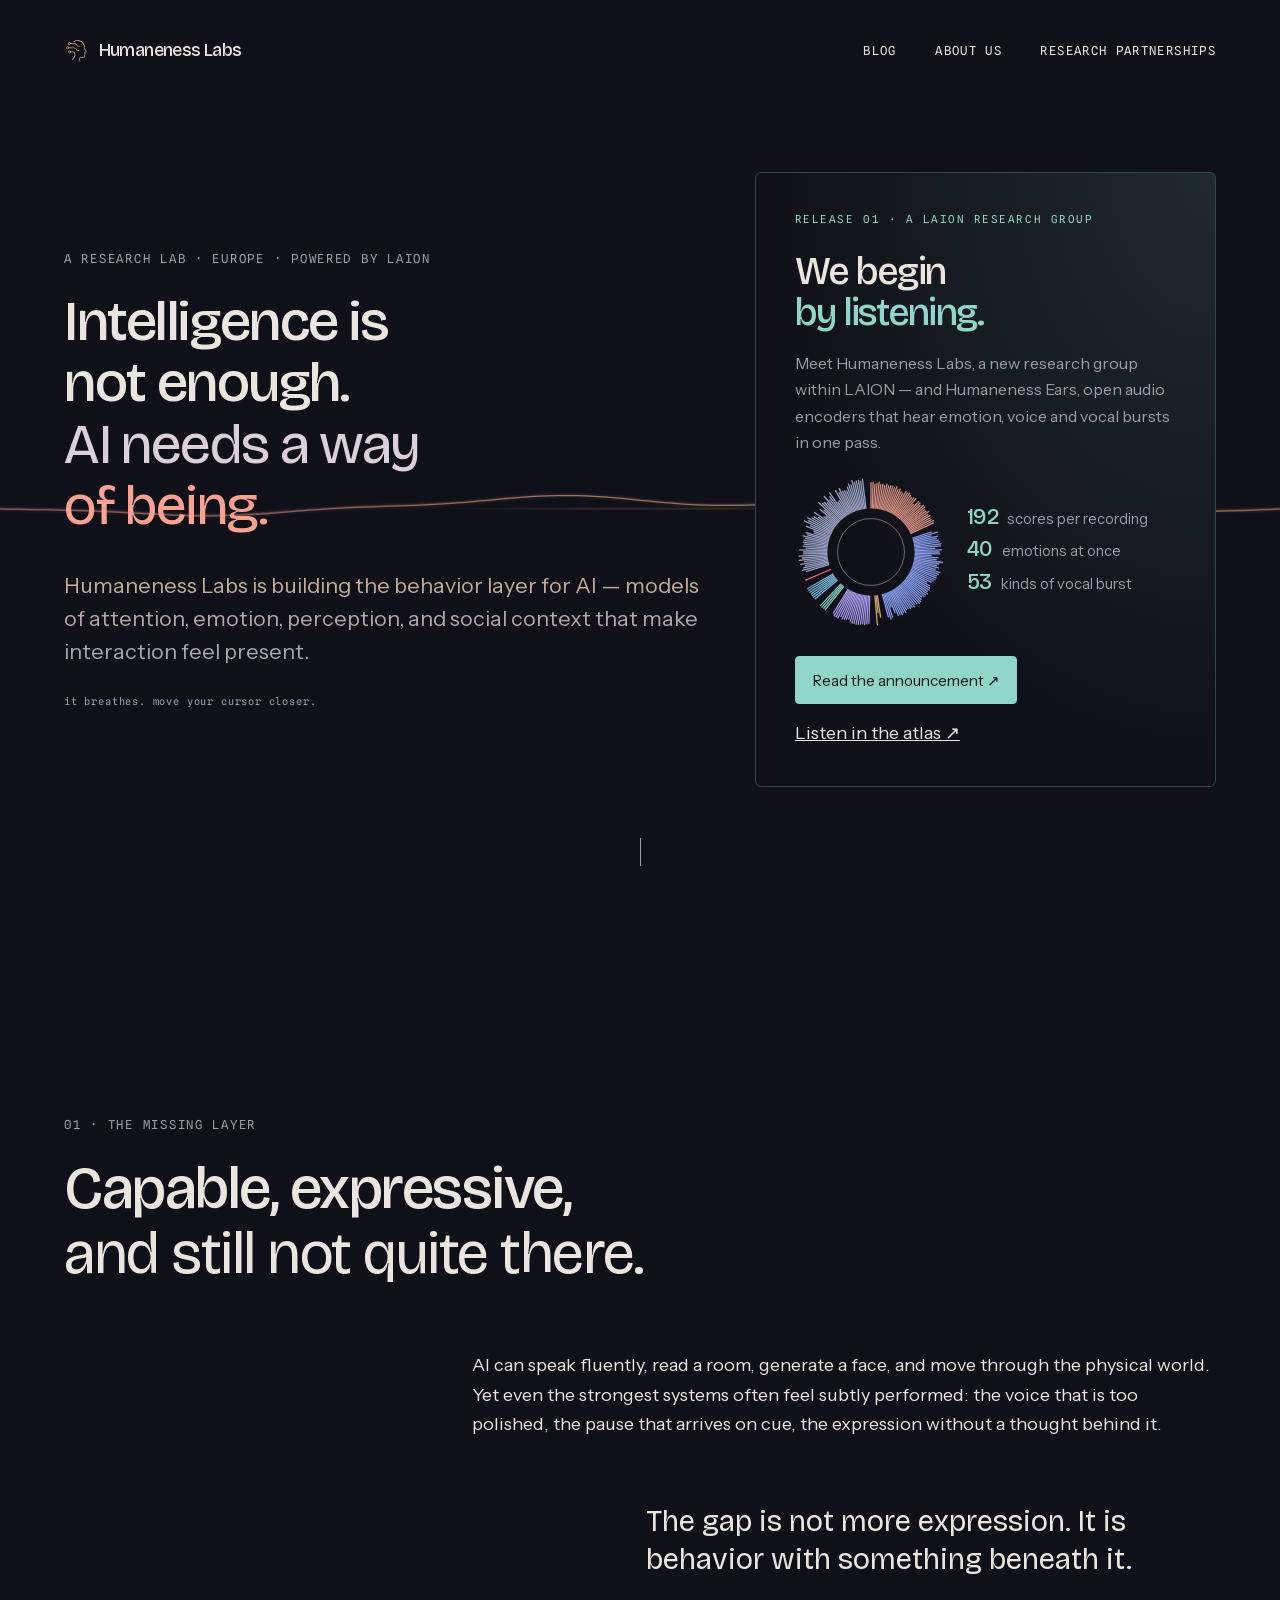
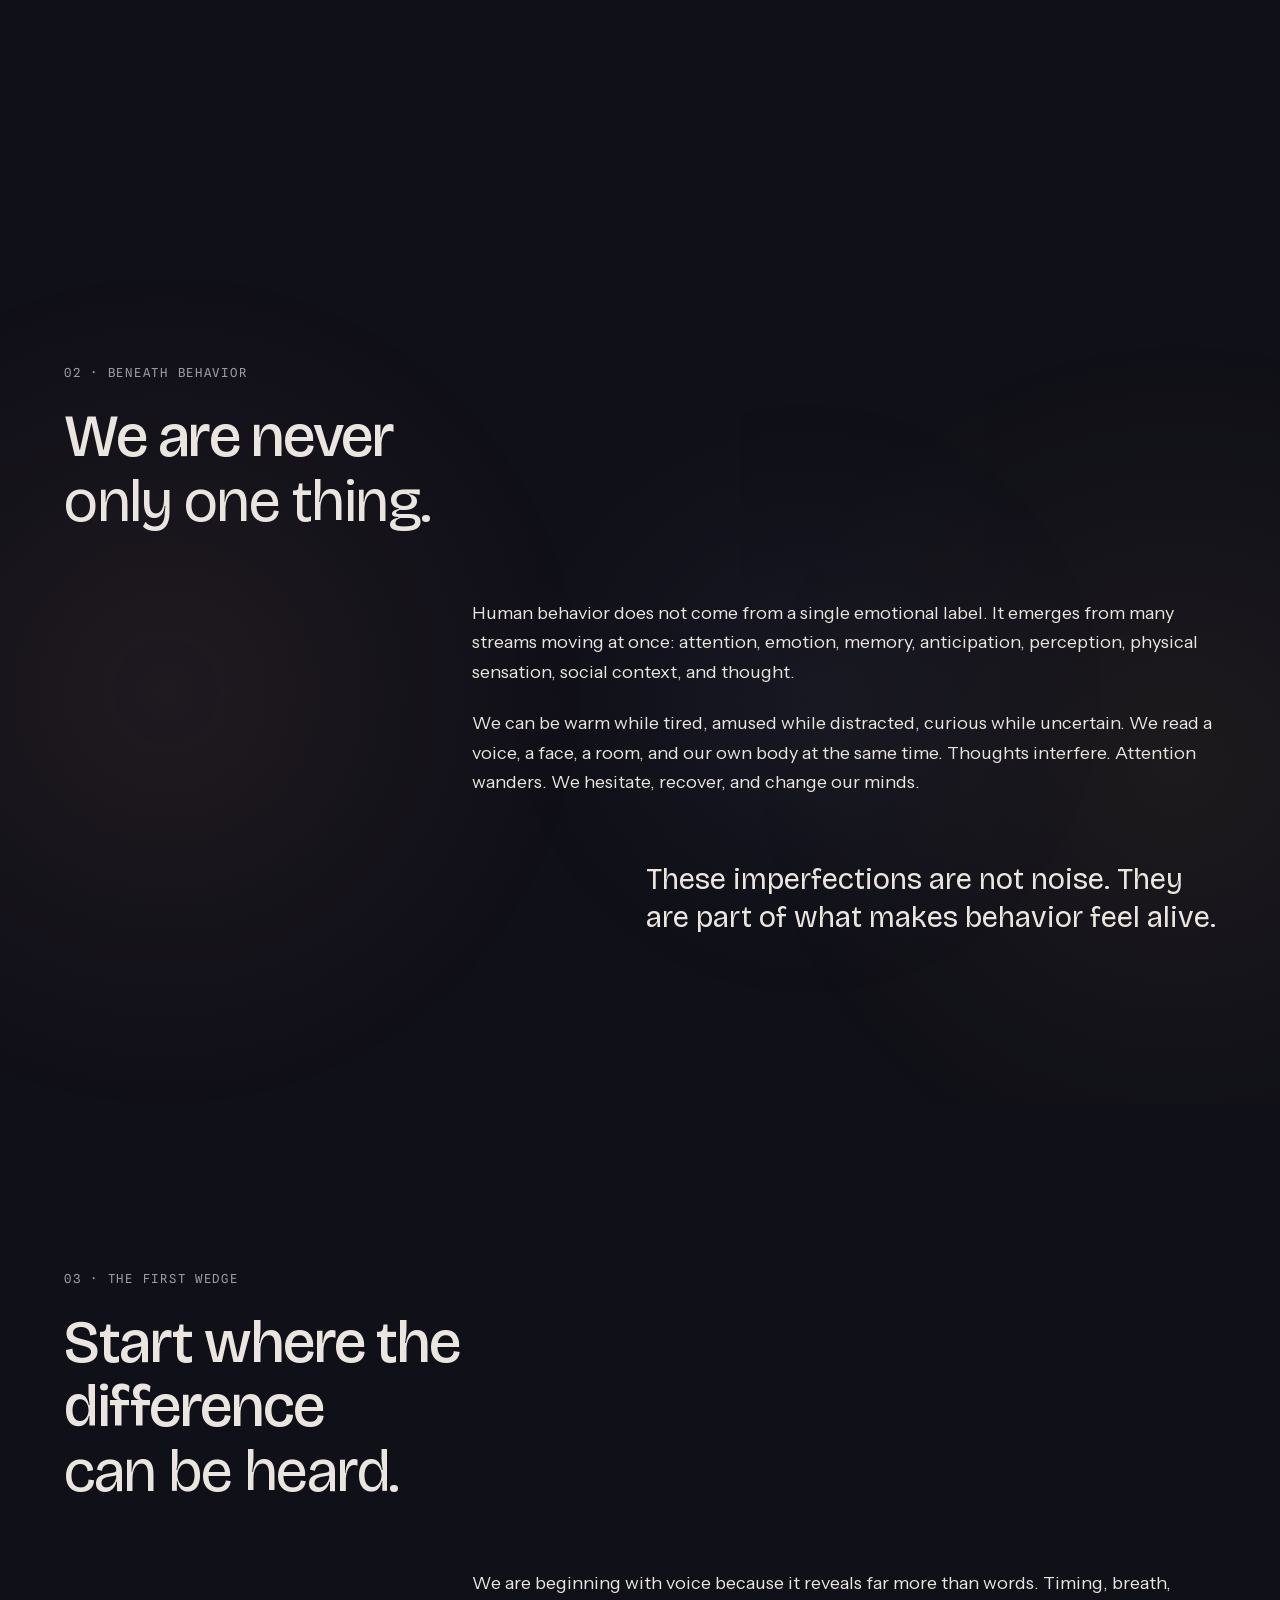
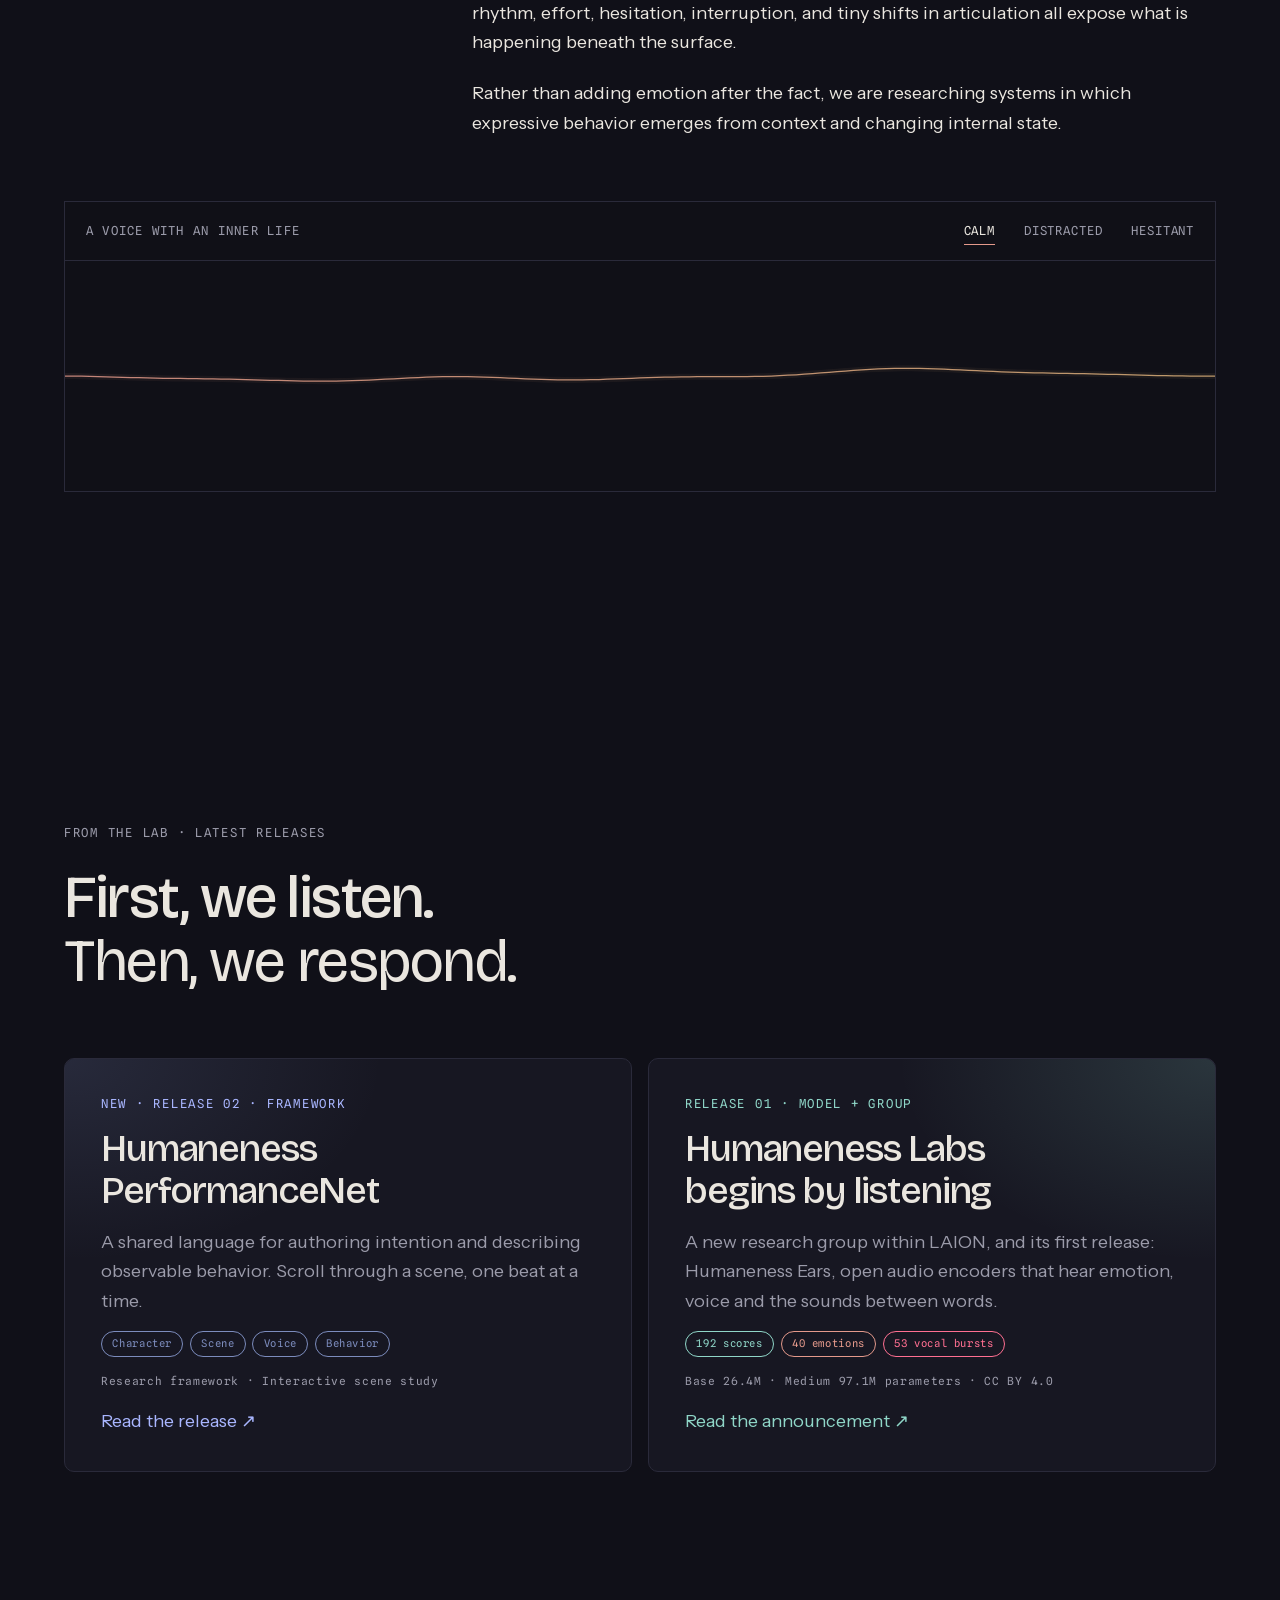
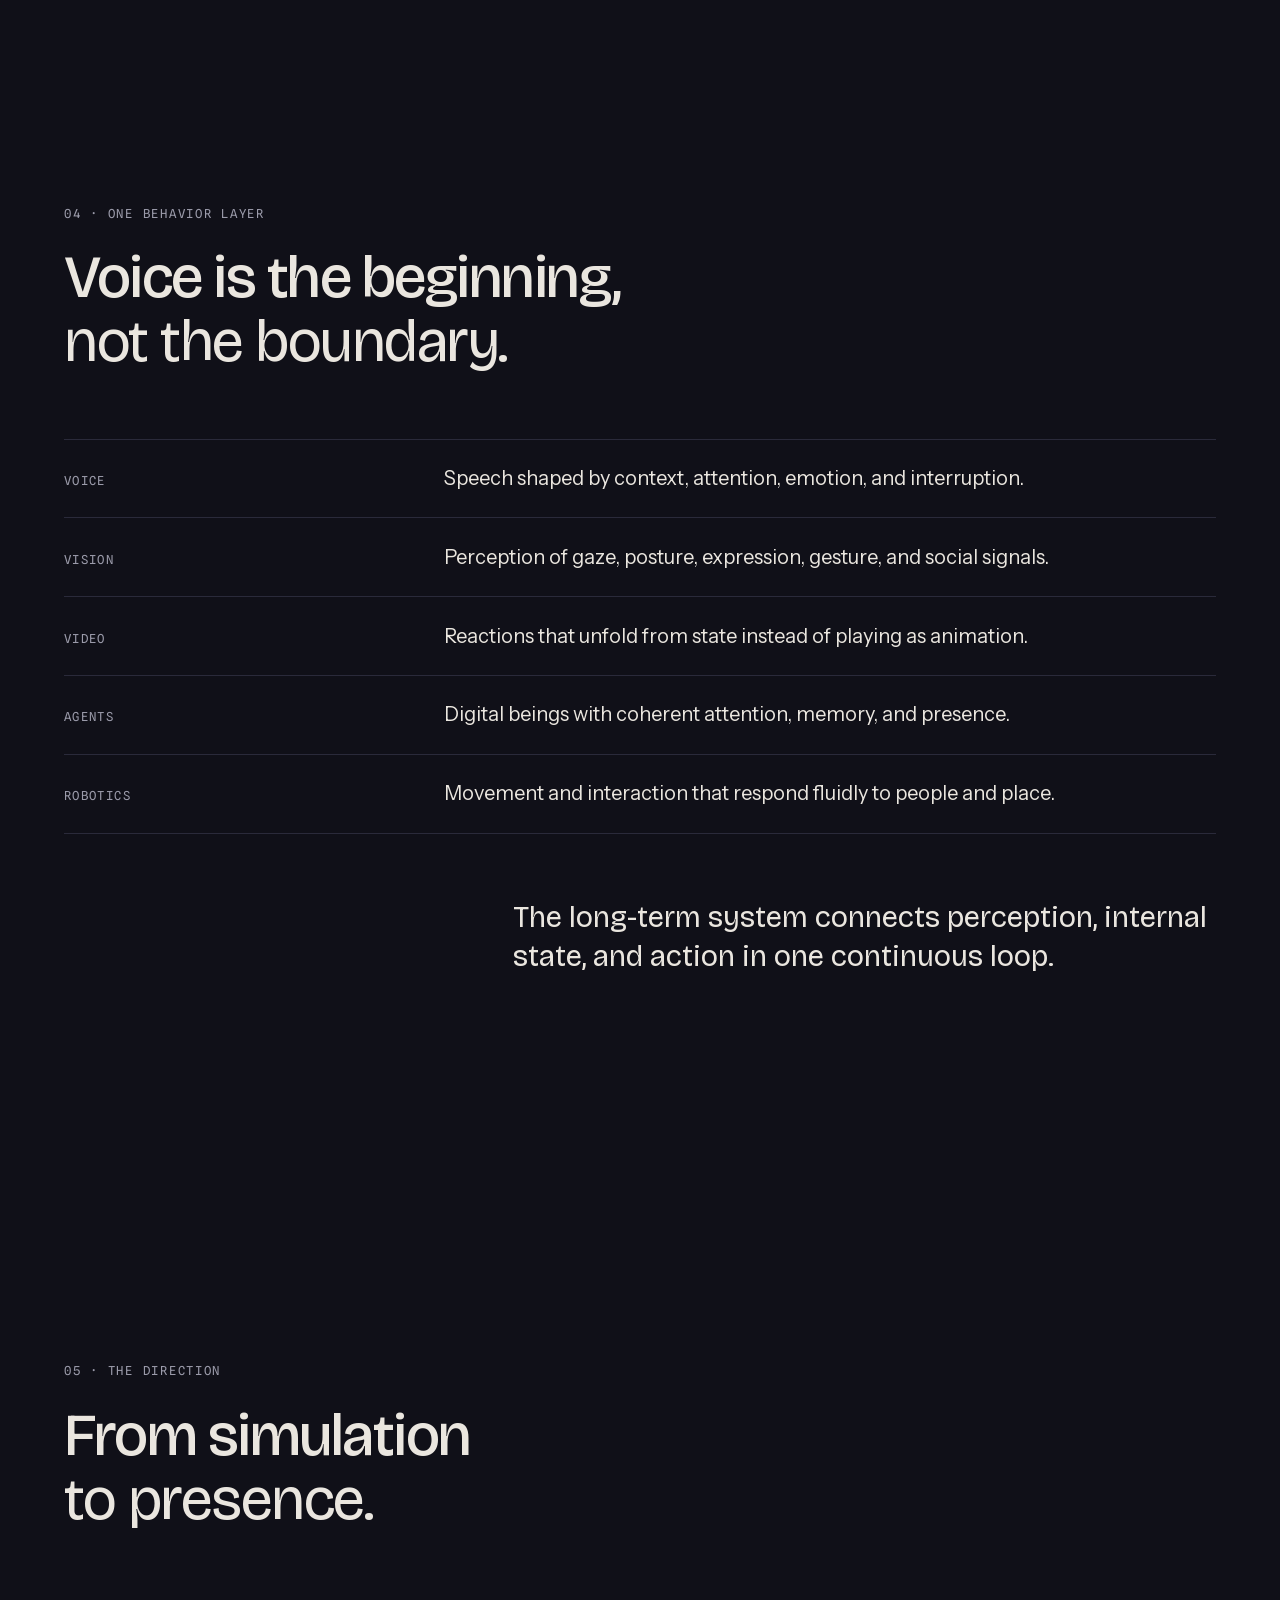
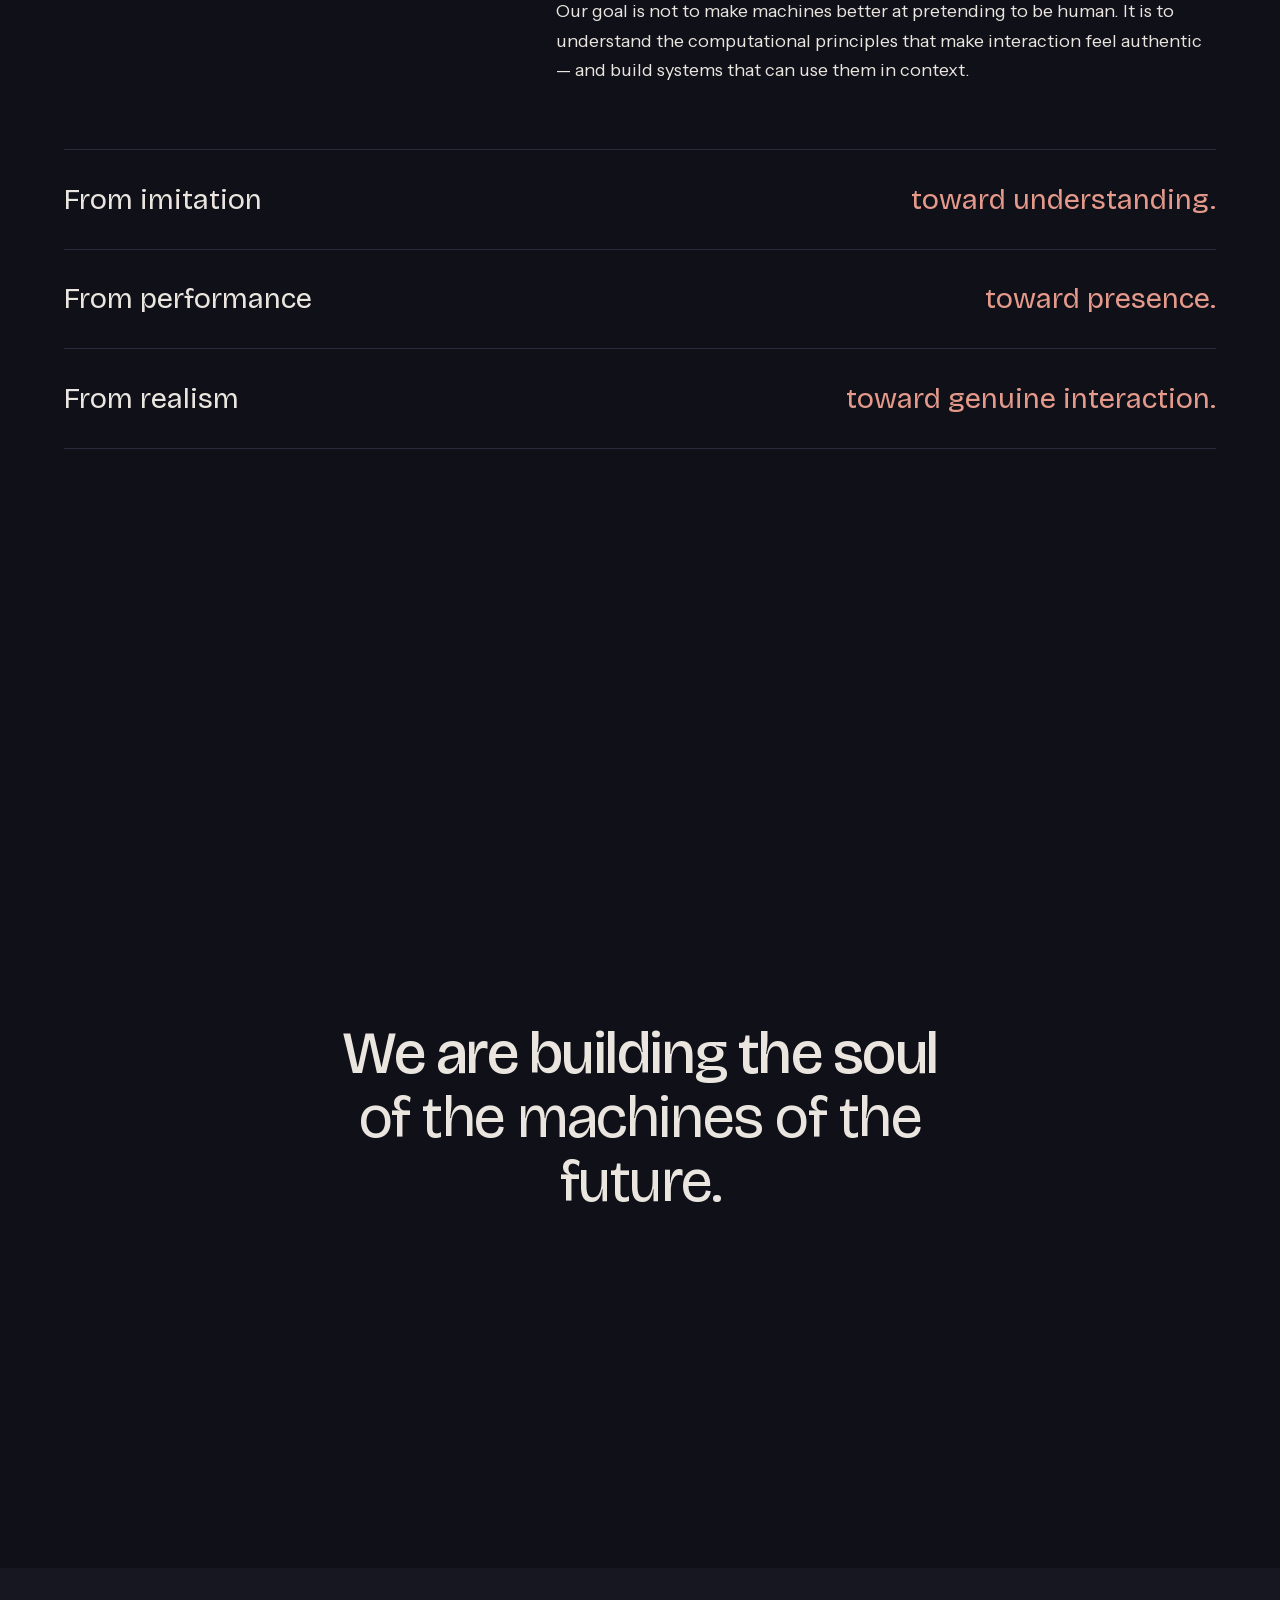
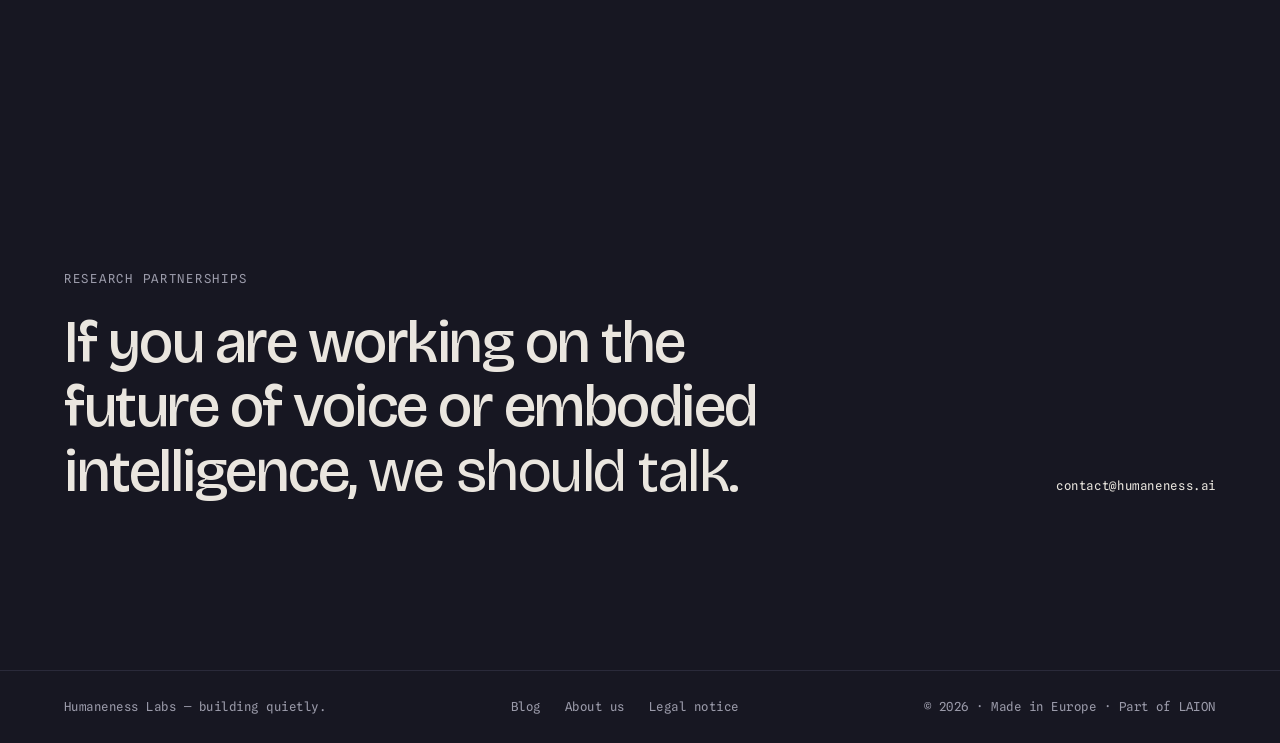
<file: docs/index.html>
<!doctype html>
<html lang="en" class="no-js">
  <head>
    <meta charset="utf-8">
    <meta name="viewport" content="width=device-width, initial-scale=1">
    <meta name="theme-color" content="#101018">
    <meta name="description" content="A European research lab building the behavior layer for AI — beginning with voice and extending to embodied intelligence.">
    <meta property="og:type" content="website">
    <meta property="og:title" content="Humaneness Labs — The behavior layer for AI">
    <meta property="og:description" content="Models of attention, emotion, perception, and social context that make AI interaction feel present.">
    <meta property="og:image" content="assets/og/og-image.png">
    <meta name="twitter:card" content="summary_large_image">
    <meta name="twitter:title" content="Humaneness Labs — The behavior layer for AI">
    <meta name="twitter:description" content="Models of attention, emotion, perception, and social context that make AI interaction feel present.">
    <meta name="twitter:image" content="assets/og/og-image.png">
    <title>Humaneness Labs — The behavior layer for AI</title>
    <link rel="icon" href="favicon.png" type="image/png" sizes="64x64">
    <link rel="icon" href="logo.svg" type="image/svg+xml">
    <link rel="preload" href="assets/fonts/bricolage-grotesque-latin-variable.woff2" as="font" type="font/woff2" crossorigin>
    <link rel="preload" href="assets/fonts/instrument-sans-latin-variable.woff2" as="font" type="font/woff2" crossorigin>
    <link rel="stylesheet" href="assets/css/main.css?v=380a3c6ade99">
    <link rel="stylesheet" href="assets/css/blog.css?v=b44b9e291b29">
  </head>
  <body>
    <a class="skip-link" href="#main">Skip to content</a>

    <header class="site-header" aria-label="Primary">
      <a class="wordmark" href="#hero" aria-label="Humaneness Labs, home">
        <span class="brand-mark" aria-hidden="true"></span>
        <span>Humaneness Labs</span>
      </a>
      <nav class="site-nav" aria-label="Main navigation">
        <a class="text-link" href="blog/">Blog</a>
        <a class="text-link" href="about.html">About us</a>
        <a class="text-link site-header__contact" href="#contact">Research partnerships</a>
      </nav>
    </header>

    <canvas class="living-line living-line--fixed" id="living-line" role="img" aria-label="A thin line moving like a breathing voice"></canvas>

    <main id="main" tabindex="-1">
      <section class="hero shell" id="hero" aria-labelledby="hero-title">
        <div class="hero__content hero__content--release">
          <div class="hero__intro">
          <p class="eyebrow">A research lab · Europe · <a class="eyebrow-link" href="https://laion.ai/">powered by LAION</a></p>
          <h1 id="hero-title" aria-label="Intelligence is not enough. AI needs a way of being.">
            <span data-hero-line>Intelligence is</span>
            <span data-hero-line>not enough.</span>
            <em data-hero-line data-pause>AI needs a way</em>
            <em data-hero-line>of being.</em>
          </h1>
          <p class="hero__lede">Humaneness Labs is building the behavior layer for AI — models of attention, emotion, perception, and social context that make interaction feel present.</p>
          <p class="line-caption">it breathes. move your cursor closer.</p>
</div><aside class="release-feature release-feature--ears" aria-labelledby="release-title" data-no-line-color>
            <p class="eyebrow">Release 01 · A LAION research group</p>
            <h2 id="release-title">We begin<span>by listening.</span></h2>
            <p>Meet Humaneness Labs, a new research group within LAION — and Humaneness Ears, open audio encoders that hear emotion, voice and vocal bursts in one pass.</p>
            <div class="feature-ears">
              <svg class="feature-ring" viewBox="0 0 200 200" aria-hidden="true" focusable="false"><g class="feature-ring__ticks"><line x1="100.0" y1="42.0" x2="100.0" y2="8.9" stroke="#e4998b"/><line x1="101.7" y1="42.0" x2="102.7" y2="8.3" stroke="#e4998b"/><line x1="103.4" y1="42.1" x2="105.2" y2="10.7" stroke="#e4998b"/><line x1="105.1" y1="42.2" x2="107.9" y2="9.9" stroke="#e4998b"/><line x1="106.7" y1="42.4" x2="110.8" y2="8.0" stroke="#e4998b"/><line x1="108.4" y1="42.6" x2="113.0" y2="10.9" stroke="#e4998b"/><line x1="110.1" y1="42.9" x2="115.7" y2="11.1" stroke="#e4998b"/><line x1="111.7" y1="43.2" x2="118.0" y2="12.6" stroke="#e4998b"/><line x1="113.4" y1="43.6" x2="121.1" y2="10.8" stroke="#e4998b"/><line x1="115.0" y1="44.0" x2="123.3" y2="12.9" stroke="#e4998b"/><line x1="116.6" y1="44.4" x2="126.1" y2="12.9" stroke="#e4998b"/><line x1="118.2" y1="44.9" x2="128.6" y2="13.7" stroke="#e4998b"/><line x1="119.8" y1="45.5" x2="130.9" y2="15.2" stroke="#e4998b"/><line x1="121.4" y1="46.1" x2="134.2" y2="14.0" stroke="#e4998b"/><line x1="123.0" y1="46.7" x2="135.4" y2="18.0" stroke="#e4998b"/><line x1="124.5" y1="47.4" x2="138.6" y2="17.2" stroke="#e4998b"/><line x1="126.0" y1="48.2" x2="139.7" y2="20.9" stroke="#e4998b"/><line x1="127.5" y1="48.9" x2="141.7" y2="22.7" stroke="#e4998b"/><line x1="129.0" y1="49.8" x2="146.1" y2="20.2" stroke="#e4998b"/><line x1="130.4" y1="50.6" x2="147.8" y2="22.5" stroke="#e4998b"/><line x1="131.9" y1="51.5" x2="151.1" y2="22.3" stroke="#e4998b"/><line x1="133.3" y1="52.5" x2="152.1" y2="25.6" stroke="#e4998b"/><line x1="134.6" y1="53.5" x2="153.3" y2="28.4" stroke="#e4998b"/><line x1="136.0" y1="54.5" x2="156.4" y2="28.7" stroke="#e4998b"/><line x1="137.3" y1="55.6" x2="159.0" y2="29.7" stroke="#e4998b"/><line x1="138.6" y1="56.7" x2="155.6" y2="37.5" stroke="#e4998b"/><line x1="139.8" y1="57.8" x2="162.4" y2="33.8" stroke="#e4998b"/><line x1="141.0" y1="59.0" x2="164.5" y2="35.5" stroke="#e4998b"/><line x1="142.2" y1="60.2" x2="164.7" y2="38.9" stroke="#e4998b"/><line x1="143.3" y1="61.4" x2="168.9" y2="38.7" stroke="#e4998b"/><line x1="144.4" y1="62.7" x2="170.6" y2="40.8" stroke="#e4998b"/><line x1="145.5" y1="64.0" x2="170.4" y2="44.4" stroke="#e4998b"/><line x1="146.5" y1="65.4" x2="172.2" y2="46.2" stroke="#e4998b"/><line x1="147.5" y1="66.7" x2="175.9" y2="46.8" stroke="#e4998b"/><line x1="148.5" y1="68.1" x2="174.9" y2="50.8" stroke="#e4998b"/><line x1="149.4" y1="69.6" x2="177.5" y2="52.2" stroke="#e4998b"/><line x1="150.2" y1="71.0" x2="177.6" y2="55.2" stroke="#e4998b"/><line x1="151.1" y1="72.5" x2="179.0" y2="57.4" stroke="#e4998b"/><line x1="151.8" y1="74.0" x2="182.5" y2="58.6" stroke="#e4998b"/><line x1="152.6" y1="75.5" x2="182.1" y2="61.7" stroke="#e4998b"/><line x1="155.1" y1="81.8" x2="179.2" y2="73.7" stroke="#91a8ff"/><line x1="155.6" y1="83.4" x2="187.3" y2="73.8" stroke="#91a8ff"/><line x1="156.0" y1="85.0" x2="179.1" y2="78.8" stroke="#91a8ff"/><line x1="156.4" y1="86.6" x2="187.6" y2="79.2" stroke="#91a8ff"/><line x1="156.8" y1="88.3" x2="186.1" y2="82.2" stroke="#91a8ff"/><line x1="157.1" y1="89.9" x2="188.5" y2="84.4" stroke="#91a8ff"/><line x1="157.4" y1="91.6" x2="189.9" y2="86.8" stroke="#91a8ff"/><line x1="157.6" y1="93.3" x2="192.3" y2="89.2" stroke="#91a8ff"/><line x1="157.8" y1="94.9" x2="191.3" y2="92.0" stroke="#91a8ff"/><line x1="157.9" y1="96.6" x2="183.7" y2="95.1" stroke="#91a8ff"/><line x1="158.0" y1="98.3" x2="193.0" y2="97.3" stroke="#91a8ff"/><line x1="158.0" y1="100.0" x2="189.5" y2="100.0" stroke="#91a8ff"/><line x1="158.0" y1="101.7" x2="190.6" y2="102.6" stroke="#91a8ff"/><line x1="157.9" y1="103.4" x2="179.2" y2="104.6" stroke="#91a8ff"/><line x1="157.8" y1="105.1" x2="188.3" y2="107.7" stroke="#91a8ff"/><line x1="157.6" y1="106.7" x2="185.6" y2="110.0" stroke="#91a8ff"/><line x1="157.4" y1="108.4" x2="194.0" y2="113.8" stroke="#91a8ff"/><line x1="157.1" y1="110.1" x2="189.4" y2="115.8" stroke="#91a8ff"/><line x1="156.8" y1="111.7" x2="186.2" y2="117.8" stroke="#91a8ff"/><line x1="156.4" y1="113.4" x2="188.6" y2="121.0" stroke="#91a8ff"/><line x1="156.0" y1="115.0" x2="184.9" y2="122.8" stroke="#91a8ff"/><line x1="155.6" y1="116.6" x2="190.7" y2="127.1" stroke="#91a8ff"/><line x1="155.1" y1="118.2" x2="188.7" y2="129.4" stroke="#91a8ff"/><line x1="154.5" y1="119.8" x2="186.0" y2="131.3" stroke="#91a8ff"/><line x1="153.9" y1="121.4" x2="185.7" y2="134.1" stroke="#91a8ff"/><line x1="153.3" y1="123.0" x2="184.5" y2="136.5" stroke="#91a8ff"/><line x1="152.6" y1="124.5" x2="182.0" y2="138.2" stroke="#91a8ff"/><line x1="151.8" y1="126.0" x2="179.1" y2="139.7" stroke="#91a8ff"/><line x1="151.1" y1="127.5" x2="173.4" y2="139.6" stroke="#91a8ff"/><line x1="150.2" y1="129.0" x2="176.9" y2="144.4" stroke="#91a8ff"/><line x1="149.4" y1="130.4" x2="177.0" y2="147.5" stroke="#91a8ff"/><line x1="148.5" y1="131.9" x2="176.1" y2="150.1" stroke="#91a8ff"/><line x1="147.5" y1="133.3" x2="174.0" y2="151.8" stroke="#91a8ff"/><line x1="146.5" y1="134.6" x2="174.3" y2="155.3" stroke="#91a8ff"/><line x1="145.5" y1="136.0" x2="171.7" y2="156.7" stroke="#91a8ff"/><line x1="144.4" y1="137.3" x2="169.9" y2="158.7" stroke="#91a8ff"/><line x1="143.3" y1="138.6" x2="166.5" y2="159.2" stroke="#91a8ff"/><line x1="142.2" y1="139.8" x2="166.1" y2="162.4" stroke="#91a8ff"/><line x1="141.0" y1="141.0" x2="165.1" y2="165.1" stroke="#91a8ff"/><line x1="139.8" y1="142.2" x2="163.8" y2="167.6" stroke="#91a8ff"/><line x1="138.6" y1="143.3" x2="160.7" y2="168.2" stroke="#91a8ff"/><line x1="137.3" y1="144.4" x2="157.5" y2="168.6" stroke="#91a8ff"/><line x1="136.0" y1="145.5" x2="157.1" y2="172.2" stroke="#91a8ff"/><line x1="134.6" y1="146.5" x2="154.0" y2="172.6" stroke="#91a8ff"/><line x1="133.3" y1="147.5" x2="151.8" y2="174.0" stroke="#91a8ff"/><line x1="131.9" y1="148.5" x2="148.8" y2="174.2" stroke="#91a8ff"/><line x1="130.4" y1="149.4" x2="146.7" y2="175.8" stroke="#91a8ff"/><line x1="129.0" y1="150.2" x2="145.9" y2="179.5" stroke="#91a8ff"/><line x1="127.5" y1="151.1" x2="143.0" y2="179.8" stroke="#91a8ff"/><line x1="126.0" y1="151.8" x2="141.4" y2="182.4" stroke="#91a8ff"/><line x1="124.5" y1="152.6" x2="138.4" y2="182.3" stroke="#91a8ff"/><line x1="123.0" y1="153.3" x2="136.1" y2="183.7" stroke="#91a8ff"/><line x1="121.4" y1="153.9" x2="131.6" y2="179.6" stroke="#91a8ff"/><line x1="119.8" y1="154.5" x2="126.4" y2="172.4" stroke="#91a8ff"/><line x1="118.2" y1="155.1" x2="128.4" y2="185.7" stroke="#91a8ff"/><line x1="116.6" y1="155.6" x2="126.4" y2="188.2" stroke="#91a8ff"/><line x1="115.0" y1="156.0" x2="122.9" y2="185.5" stroke="#91a8ff"/><line x1="108.4" y1="157.4" x2="112.6" y2="185.7" stroke="#ddb27a"/><line x1="106.7" y1="157.6" x2="109.3" y2="179.7" stroke="#ddb27a"/><line x1="105.1" y1="157.8" x2="108.4" y2="195.7" stroke="#ddb27a"/><line x1="98.3" y1="158.0" x2="97.3" y2="193.8" stroke="#b4a6ff"/><line x1="96.6" y1="157.9" x2="94.5" y2="194.6" stroke="#b4a6ff"/><line x1="94.9" y1="157.8" x2="91.6" y2="195.5" stroke="#b4a6ff"/><line x1="93.3" y1="157.6" x2="88.9" y2="194.6" stroke="#b4a6ff"/><line x1="91.6" y1="157.4" x2="86.1" y2="194.9" stroke="#b4a6ff"/><line x1="89.9" y1="157.1" x2="83.2" y2="195.1" stroke="#b4a6ff"/><line x1="88.3" y1="156.8" x2="80.4" y2="194.8" stroke="#b4a6ff"/><line x1="86.6" y1="156.4" x2="77.7" y2="194.0" stroke="#b4a6ff"/><line x1="85.0" y1="156.0" x2="74.9" y2="193.5" stroke="#b4a6ff"/><line x1="83.4" y1="155.6" x2="72.8" y2="190.9" stroke="#b4a6ff"/><line x1="81.8" y1="155.1" x2="70.7" y2="188.4" stroke="#b4a6ff"/><line x1="80.2" y1="154.5" x2="67.6" y2="188.9" stroke="#b4a6ff"/><line x1="78.6" y1="153.9" x2="65.0" y2="188.2" stroke="#b4a6ff"/><line x1="77.0" y1="153.3" x2="61.9" y2="188.4" stroke="#b4a6ff"/><line x1="75.5" y1="152.6" x2="60.3" y2="185.1" stroke="#b4a6ff"/><line x1="74.0" y1="151.8" x2="56.6" y2="186.5" stroke="#b4a6ff"/><line x1="72.5" y1="151.1" x2="54.0" y2="185.3" stroke="#b4a6ff"/><line x1="71.0" y1="150.2" x2="51.5" y2="184.1" stroke="#b4a6ff"/><line x1="69.6" y1="149.4" x2="50.5" y2="180.3" stroke="#b4a6ff"/><line x1="64.0" y1="145.5" x2="39.9" y2="175.9" stroke="#8fd6c8"/><line x1="62.7" y1="144.4" x2="37.9" y2="174.0" stroke="#8fd6c8"/><line x1="61.4" y1="143.3" x2="35.5" y2="172.5" stroke="#8fd6c8"/><line x1="60.2" y1="142.2" x2="33.8" y2="170.2" stroke="#8fd6c8"/><line x1="55.6" y1="137.3" x2="26.7" y2="161.5" stroke="#7fc4e8"/><line x1="54.5" y1="136.0" x2="24.6" y2="159.6" stroke="#7fc4e8"/><line x1="53.5" y1="134.6" x2="22.8" y2="157.5" stroke="#7fc4e8"/><line x1="52.5" y1="133.3" x2="21.6" y2="154.9" stroke="#7fc4e8"/><line x1="51.5" y1="131.9" x2="19.6" y2="152.9" stroke="#7fc4e8"/><line x1="50.6" y1="130.4" x2="18.0" y2="150.6" stroke="#7fc4e8"/><line x1="49.8" y1="129.0" x2="16.9" y2="148.0" stroke="#7fc4e8"/><line x1="46.7" y1="123.0" x2="14.1" y2="137.0" stroke="#ff6f91"/><line x1="44.4" y1="116.6" x2="15.1" y2="125.4" stroke="#a9b2d6"/><line x1="44.0" y1="115.0" x2="9.6" y2="124.2" stroke="#a9b2d6"/><line x1="43.6" y1="113.4" x2="11.5" y2="121.0" stroke="#a9b2d6"/><line x1="43.2" y1="111.7" x2="13.6" y2="117.8" stroke="#a9b2d6"/><line x1="42.9" y1="110.1" x2="7.6" y2="116.3" stroke="#a9b2d6"/><line x1="42.6" y1="108.4" x2="12.6" y2="112.8" stroke="#a9b2d6"/><line x1="42.4" y1="106.7" x2="5.7" y2="111.0" stroke="#a9b2d6"/><line x1="42.2" y1="105.1" x2="9.8" y2="107.9" stroke="#a9b2d6"/><line x1="42.1" y1="103.4" x2="5.4" y2="105.5" stroke="#a9b2d6"/><line x1="42.0" y1="101.7" x2="11.0" y2="102.6" stroke="#a9b2d6"/><line x1="42.0" y1="100.0" x2="11.3" y2="100.0" stroke="#a9b2d6"/><line x1="42.0" y1="98.3" x2="6.2" y2="97.3" stroke="#a9b2d6"/><line x1="42.1" y1="96.6" x2="14.5" y2="95.0" stroke="#a9b2d6"/><line x1="42.2" y1="94.9" x2="10.7" y2="92.2" stroke="#a9b2d6"/><line x1="42.4" y1="93.3" x2="12.2" y2="89.7" stroke="#a9b2d6"/><line x1="42.6" y1="91.6" x2="10.9" y2="86.9" stroke="#a9b2d6"/><line x1="42.9" y1="89.9" x2="11.8" y2="84.4" stroke="#a9b2d6"/><line x1="43.2" y1="88.3" x2="14.0" y2="82.2" stroke="#a9b2d6"/><line x1="43.6" y1="86.6" x2="10.6" y2="78.8" stroke="#a9b2d6"/><line x1="44.0" y1="85.0" x2="16.4" y2="77.6" stroke="#a9b2d6"/><line x1="44.4" y1="83.4" x2="14.4" y2="74.4" stroke="#a9b2d6"/><line x1="44.9" y1="81.8" x2="25.3" y2="75.2" stroke="#a9b2d6"/><line x1="45.5" y1="80.2" x2="24.6" y2="72.6" stroke="#a9b2d6"/><line x1="46.1" y1="78.6" x2="15.2" y2="66.3" stroke="#a9b2d6"/><line x1="46.7" y1="77.0" x2="20.3" y2="65.6" stroke="#a9b2d6"/><line x1="47.4" y1="75.5" x2="12.4" y2="59.2" stroke="#a9b2d6"/><line x1="48.2" y1="74.0" x2="17.7" y2="58.7" stroke="#a9b2d6"/><line x1="48.9" y1="72.5" x2="16.5" y2="55.0" stroke="#a9b2d6"/><line x1="49.8" y1="71.0" x2="22.4" y2="55.2" stroke="#a9b2d6"/><line x1="50.6" y1="69.6" x2="25.3" y2="53.9" stroke="#a9b2d6"/><line x1="51.5" y1="68.1" x2="31.0" y2="54.6" stroke="#a9b2d6"/><line x1="52.5" y1="66.7" x2="25.7" y2="48.0" stroke="#a9b2d6"/><line x1="53.5" y1="65.4" x2="37.8" y2="53.7" stroke="#a9b2d6"/><line x1="54.5" y1="64.0" x2="40.8" y2="53.2" stroke="#a9b2d6"/><line x1="55.6" y1="62.7" x2="33.2" y2="44.0" stroke="#a9b2d6"/><line x1="56.7" y1="61.4" x2="38.3" y2="45.1" stroke="#a9b2d6"/><line x1="57.8" y1="60.2" x2="31.2" y2="35.1" stroke="#a9b2d6"/><line x1="59.0" y1="59.0" x2="36.2" y2="36.2" stroke="#a9b2d6"/><line x1="60.2" y1="57.8" x2="38.6" y2="34.9" stroke="#a9b2d6"/><line x1="61.4" y1="56.7" x2="42.3" y2="35.2" stroke="#a9b2d6"/><line x1="62.7" y1="55.6" x2="38.4" y2="26.6" stroke="#a9b2d6"/><line x1="64.0" y1="54.5" x2="45.9" y2="31.5" stroke="#a9b2d6"/><line x1="65.4" y1="53.5" x2="45.8" y2="27.2" stroke="#a9b2d6"/><line x1="66.7" y1="52.5" x2="45.6" y2="22.3" stroke="#a9b2d6"/><line x1="68.1" y1="51.5" x2="56.8" y2="34.4" stroke="#a9b2d6"/><line x1="69.6" y1="50.6" x2="58.2" y2="32.2" stroke="#a9b2d6"/><line x1="71.0" y1="49.8" x2="53.4" y2="19.2" stroke="#a9b2d6"/><line x1="72.5" y1="48.9" x2="58.0" y2="22.1" stroke="#a9b2d6"/><line x1="74.0" y1="48.2" x2="58.1" y2="16.6" stroke="#a9b2d6"/><line x1="75.5" y1="47.4" x2="62.7" y2="19.9" stroke="#a9b2d6"/><line x1="77.0" y1="46.7" x2="65.2" y2="19.4" stroke="#a9b2d6"/><line x1="78.6" y1="46.1" x2="68.1" y2="19.6" stroke="#a9b2d6"/><line x1="80.2" y1="45.5" x2="69.0" y2="14.7" stroke="#a9b2d6"/><line x1="81.8" y1="44.9" x2="70.3" y2="10.4" stroke="#a9b2d6"/><line x1="83.4" y1="44.4" x2="73.5" y2="11.6" stroke="#a9b2d6"/><line x1="85.0" y1="44.0" x2="74.9" y2="6.2" stroke="#a9b2d6"/><line x1="86.6" y1="43.6" x2="78.2" y2="7.9" stroke="#a9b2d6"/><line x1="88.3" y1="43.2" x2="80.7" y2="6.7" stroke="#a9b2d6"/><line x1="89.9" y1="42.9" x2="83.4" y2="5.7" stroke="#a9b2d6"/><line x1="91.6" y1="42.6" x2="86.3" y2="6.8" stroke="#a9b2d6"/><line x1="93.3" y1="42.4" x2="88.8" y2="4.4" stroke="#a9b2d6"/></g><circle class="feature-ring__voice" cx="100" cy="100" r="44"/></svg>
              <ul class="feature-ears__facts">
                <li><strong>192</strong> scores per recording</li>
                <li><strong>40</strong> emotions at once</li>
                <li><strong>53</strong> kinds of vocal burst</li>
              </ul>
            </div>
            <div class="actions"><a class="button button--primary" href="blog/introducing-humaneness-labs/">Read the announcement ↗</a><a href="https://laion-humaneness-ears-atlas.static.hf.space/">Listen in the atlas ↗</a></div>
          </aside>
        </div>
        <span class="scroll-cue" aria-hidden="true"></span>
      </section>

      <section class="section section--gap shell" id="gap" aria-labelledby="gap-title">
        <div class="section__inner">
          <p class="eyebrow" data-reveal>01 · The missing layer</p>
          <h2 id="gap-title" data-reveal>Capable, expressive,<br><em>and still not quite there.</em></h2>
          <p data-reveal>AI can speak fluently, read a room, generate a face, and move through the physical world. Yet even the strongest systems often feel subtly performed: the voice that is too polished, the pause that arrives on cue, the expression without a thought behind it.</p>
          <p class="pull-line" data-reveal>The gap is not more expression. It is behavior with something beneath it.</p>
        </div>
      </section>

      <section class="section section--beneath shell" id="beneath" aria-labelledby="beneath-title">
        <div class="streams" aria-hidden="true">
          <span class="stream stream--rose"></span>
          <span class="stream stream--amber"></span>
          <span class="stream stream--blue"></span>
        </div>
        <div class="section__inner">
          <p class="eyebrow" data-reveal>02 · Beneath behavior</p>
          <h2 id="beneath-title" data-reveal>We are never<br><em>only one thing.</em></h2>
          <div class="section__body">
            <p data-reveal>Human behavior does not come from a single emotional label. It emerges from many streams moving at once: attention, emotion, memory, anticipation, perception, physical sensation, social context, and thought.</p>
            <p data-reveal>We can be warm while tired, amused while distracted, curious while uncertain. We read a voice, a face, a room, and our own body at the same time. Thoughts interfere. Attention wanders. We hesitate, recover, and change our minds.</p>
          </div>
          <p class="pull-line" data-reveal>These imperfections are not noise. They are part of what makes behavior feel alive.</p>
        </div>
      </section>

      <section class="section section--speech shell" id="speech" aria-labelledby="speech-title">
        <div class="section__inner">
          <p class="eyebrow" data-reveal>03 · The first wedge</p>
          <h2 id="speech-title" data-reveal>Start where the difference<br><em>can be heard.</em></h2>
          <div class="section__body">
            <p data-reveal>We are beginning with voice because it reveals far more than words. Timing, breath, rhythm, effort, hesitation, interruption, and tiny shifts in articulation all expose what is happening beneath the surface.</p>
            <p data-reveal>Rather than adding emotion after the fact, we are researching systems in which expressive behavior emerges from context and changing internal state.</p>
          </div>

          <div class="voice-demo" data-reveal>
            <div class="voice-demo__topline">
              <p class="voice-demo__label">A voice with an inner life</p>
              <div class="moods" aria-label="Choose a behavior" role="group">
                <button class="mood is-active" type="button" aria-pressed="true" data-mood="calm">Calm</button>
                <button class="mood" type="button" aria-pressed="false" data-mood="distracted">Distracted</button>
                <button class="mood" type="button" aria-pressed="false" data-mood="hesitant">Hesitant</button>
              </div>
            </div>
            <canvas class="living-line living-line--demo" id="voice-line" role="img" aria-label="An interactive line demonstrating calm, distracted, and hesitant behavior"></canvas>
          </div>
        </div>
      </section>

      <section class="section section--lab shell" id="lab" aria-labelledby="lab-title">
        <div class="section__inner">
          <p class="eyebrow" data-reveal>From the lab · Latest releases</p>
          <h2 id="lab-title" data-reveal>First, we listen.<br><em>Then, we respond.</em></h2>
          <div class="lab-grid">
            <a class="lab-card lab-card--performance" href="blog/humaneness-performancenet/" data-reveal>
              <span class="lab-card__kicker">New · Release 02 · Framework</span>
              <span class="lab-card__title">Humaneness PerformanceNet</span>
              <span class="lab-card__text">A shared language for authoring intention and describing observable behavior. Scroll through a scene, one beat at a time.</span>
              <span class="lab-card__beats" aria-hidden="true"><i>Character</i><i>Scene</i><i>Voice</i><i>Behavior</i></span>
              <span class="lab-card__meta">Research framework · Interactive scene study</span>
              <span class="lab-card__link">Read the release ↗</span>
            </a>
            <a class="lab-card lab-card--ears" href="blog/introducing-humaneness-labs/" data-reveal style="--i: 1">
              <span class="lab-card__kicker">Release 01 · Model + group</span>
              <span class="lab-card__title">Humaneness Labs begins by listening</span>
              <span class="lab-card__text">A new research group within LAION, and its first release: Humaneness Ears, open audio encoders that hear emotion, voice and the sounds between words.</span>
              <span class="lab-card__beats" aria-hidden="true"><i>192 scores</i><i>40 emotions</i><i>53 vocal bursts</i></span>
              <span class="lab-card__meta">Base 26.4M · Medium 97.1M parameters · CC BY 4.0</span>
              <span class="lab-card__link">Read the announcement ↗</span>
            </a>
          </div>
        </div>
      </section>

      <section class="section section--beyond shell" id="beyond" aria-labelledby="beyond-title">
        <div class="section__inner">
          <p class="eyebrow" data-reveal>04 · One behavior layer</p>
          <h2 id="beyond-title" data-reveal>Voice is the beginning,<br><em>not the boundary.</em></h2>
          <div class="capability-list" role="list">
            <div class="capability" role="listitem" data-reveal style="--i: 0"><span>Voice</span><p>Speech shaped by context, attention, emotion, and interruption.</p></div>
            <div class="capability" role="listitem" data-reveal style="--i: 1"><span>Vision</span><p>Perception of gaze, posture, expression, gesture, and social signals.</p></div>
            <div class="capability" role="listitem" data-reveal style="--i: 2"><span>Video</span><p>Reactions that unfold from state instead of playing as animation.</p></div>
            <div class="capability" role="listitem" data-reveal style="--i: 3"><span>Agents</span><p>Digital beings with coherent attention, memory, and presence.</p></div>
            <div class="capability" role="listitem" data-reveal style="--i: 4"><span>Robotics</span><p>Movement and interaction that respond fluidly to people and place.</p></div>
          </div>
          <p class="platform-line" data-reveal>The long-term system connects <em>perception, internal state, and action</em> in one continuous loop.</p>
        </div>
      </section>

      <section class="section section--presence shell" id="presence" aria-labelledby="presence-title">
        <div class="section__inner">
          <p class="eyebrow" data-reveal>05 · The direction</p>
          <h2 id="presence-title" data-reveal>From simulation<br><em>to presence.</em></h2>
          <p class="presence-copy" data-reveal>Our goal is not to make machines better at pretending to be human. It is to understand the computational principles that make interaction feel authentic — and build systems that can use them in context.</p>
          <div class="direction-lines" aria-label="Our direction">
            <p data-reveal style="--i: 0"><span>From imitation</span><em>toward understanding.</em></p>
            <p data-reveal style="--i: 1"><span>From performance</span><em>toward presence.</em></p>
            <p data-reveal style="--i: 2"><span>From realism</span><em>toward genuine interaction.</em></p>
          </div>
        </div>
      </section>

      <section class="soul shell" id="soul" aria-labelledby="soul-title">
        <h2 id="soul-title" data-reveal>We are building the soul<br><em>of the machines of the future.</em></h2>
      </section>

      <section class="contact shell" id="contact" aria-labelledby="contact-title">
        <div>
          <p class="eyebrow" data-reveal>Research partnerships</p>
          <h2 id="contact-title" data-reveal>If you are working on the future of voice or embodied intelligence, <em>we should talk.</em></h2>
        </div>
        <a class="email-link" href="mailto:contact@humaneness.ai" data-reveal>contact@humaneness.ai</a>
      </section>
    </main>

    <footer class="site-footer shell">
      <p>Humaneness Labs — building quietly.</p>
      <nav class="footer-nav" aria-label="Footer navigation">
        <a href="blog/">Blog</a>
        <a href="about.html">About us</a>
        <a href="impressum.html">Legal notice</a>
      </nav>
      <p class="site-footer__meta">© 2026 · Made in Europe · Part of <a href="https://laion.ai/">LAION</a></p>
    </footer>

    <script src="assets/js/livingline.js?v=cc5af59ac3b2"></script>
    <script src="assets/js/main.js?v=37d2fe2a3040"></script>
  </body>
</html>
</file>
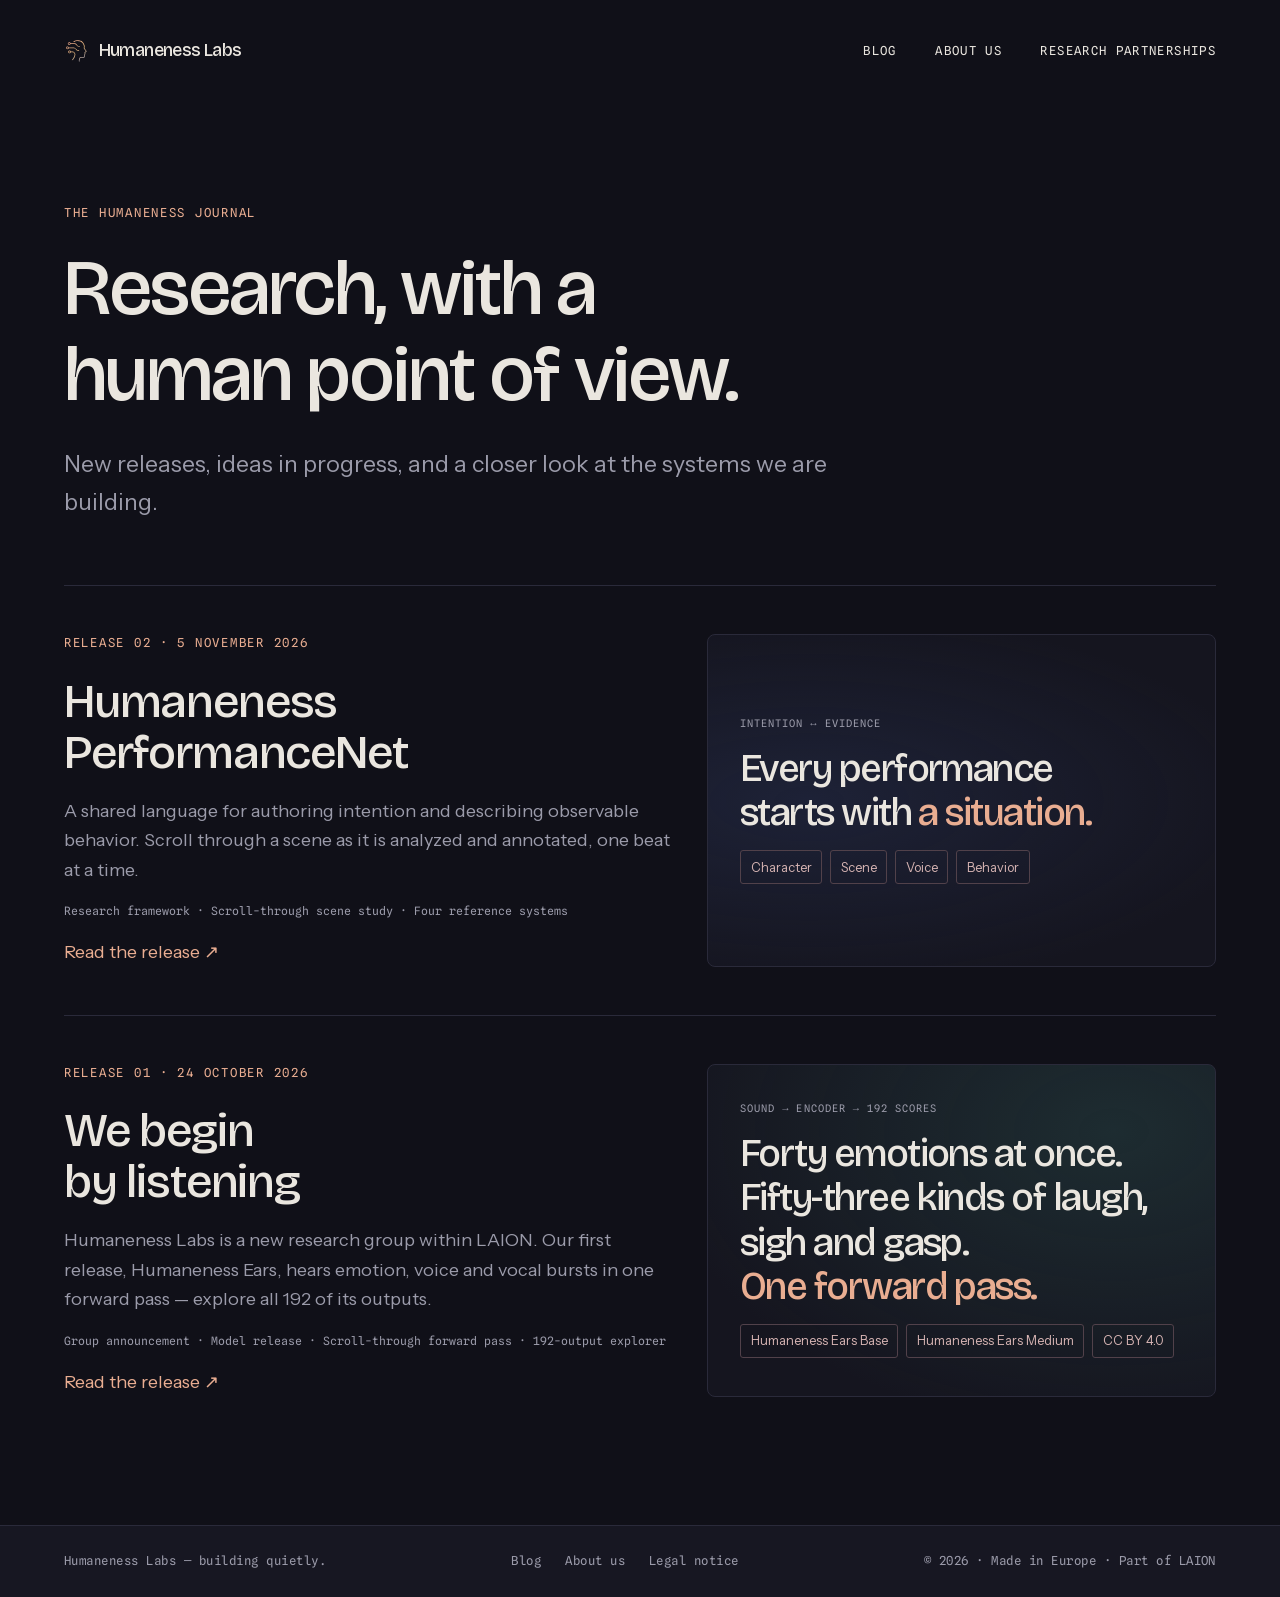
<file: docs/blog/index.html>
<!doctype html>
<html lang="en"><head>
<meta charset="utf-8"><meta name="viewport" content="width=device-width, initial-scale=1">
<meta name="theme-color" content="#101018"><meta name="description" content="News and research from Humaneness Labs, a research group within LAION: Humaneness Ears and Humaneness PerformanceNet.">
<title>Research &amp; releases — Humaneness Labs</title>
<link rel="canonical" href="https://humaneness.ai/blog/">
<meta property="og:type" content="website"><meta property="og:title" content="Research &amp; releases">
<meta property="og:description" content="News and research from Humaneness Labs, a research group within LAION: Humaneness Ears and Humaneness PerformanceNet."><meta property="og:url" content="https://humaneness.ai/blog/">
<meta property="og:image" content="https://humaneness.ai/assets/og/og-image.png"><meta name="twitter:card" content="summary_large_image">
<link rel="icon" href="../logo.svg" type="image/svg+xml">
<link rel="preload" href="../assets/fonts/bricolage-grotesque-latin-variable.woff2" as="font" type="font/woff2" crossorigin>
<link rel="stylesheet" href="../assets/css/main.css?v=380a3c6ade99">
<link rel="stylesheet" href="../assets/css/blog.css?v=b44b9e291b29">
</head><body>
<a class="skip-link" href="#main">Skip to content</a>
<header class="site-header" aria-label="Primary"><a class="wordmark" href="../" aria-label="Humaneness Labs, home"><span class="brand-mark" aria-hidden="true"></span><span>Humaneness Labs</span></a>
<nav class="site-nav" aria-label="Main navigation"><a class="text-link" href="../blog/" aria-current="page">Blog</a><a class="text-link" href="../about.html">About us</a><a class="text-link site-header__contact" href="../#contact">Research partnerships</a>
</nav>
</header>
<main id="main" class="journal blog-shell" tabindex="-1">
<header>
<p class="eyebrow">The Humaneness journal</p>
<h1>Research, with a human point of view.</h1>
<p class="intro">New releases, ideas in progress, and a closer look at the systems we are building.</p>
</header>
<div class="release-list">
<a class="release-card" href="humaneness-performancenet/">
<div>
<p class="eyebrow">Release 02 · 5 November 2026</p>
<h2>Humaneness<br>PerformanceNet</h2>
<p>A shared language for authoring intention and describing observable behavior. Scroll through a scene as it is analyzed and annotated, one beat at a time.</p><span class="meta-row">Research framework · Scroll-through scene study · Four reference systems</span><span class="read-link">Read the release ↗</span>
</div>
<div class="release-card__art release-card__art--blue" aria-hidden="true"><span class="stage-label">Intention ↔ evidence</span><span class="art-title">Every performance<br>starts with <em>a situation.</em></span>
<div class="stage-tags"><span>Character</span><span>Scene</span><span>Voice</span><span>Behavior</span>
</div>
</div></a>
<a class="release-card" href="introducing-humaneness-labs/">
<div>
<p class="eyebrow">Release 01 · 24 October 2026</p>
<h2>We begin<br>by listening</h2>
<p>Humaneness Labs is a new research group within LAION. Our first release, Humaneness Ears, hears emotion, voice and vocal bursts in one forward pass — explore all 192 of its outputs.</p><span class="meta-row">Group announcement · Model release · Scroll-through forward pass · 192-output explorer</span><span class="read-link">Read the release ↗</span>
</div>
<div class="release-card__art release-card__art--teal" aria-hidden="true"><span class="stage-label">Sound → encoder → 192 scores</span><span class="art-title">Forty emotions at once.<br>Fifty-three kinds of laugh, sigh and gasp.<br><em>One forward pass.</em></span>
<div class="stage-tags"><span>Humaneness Ears Base</span><span>Humaneness Ears Medium</span><span>CC BY 4.0</span>
</div>
</div></a>
</div>
</main>
<footer class="site-footer shell">
<p>Humaneness Labs — building quietly.</p>
<nav class="footer-nav" aria-label="Footer navigation"><a href="../blog/">Blog</a><a href="../about.html">About us</a><a href="../impressum.html">Legal notice</a>
</nav>
<p class="site-footer__meta">© 2026 · Made in Europe · Part of <a href="https://laion.ai/">LAION</a></p>
</footer>
<script src="../assets/js/blog.js?v=787af490b71d" defer></script></body></html>
</file>
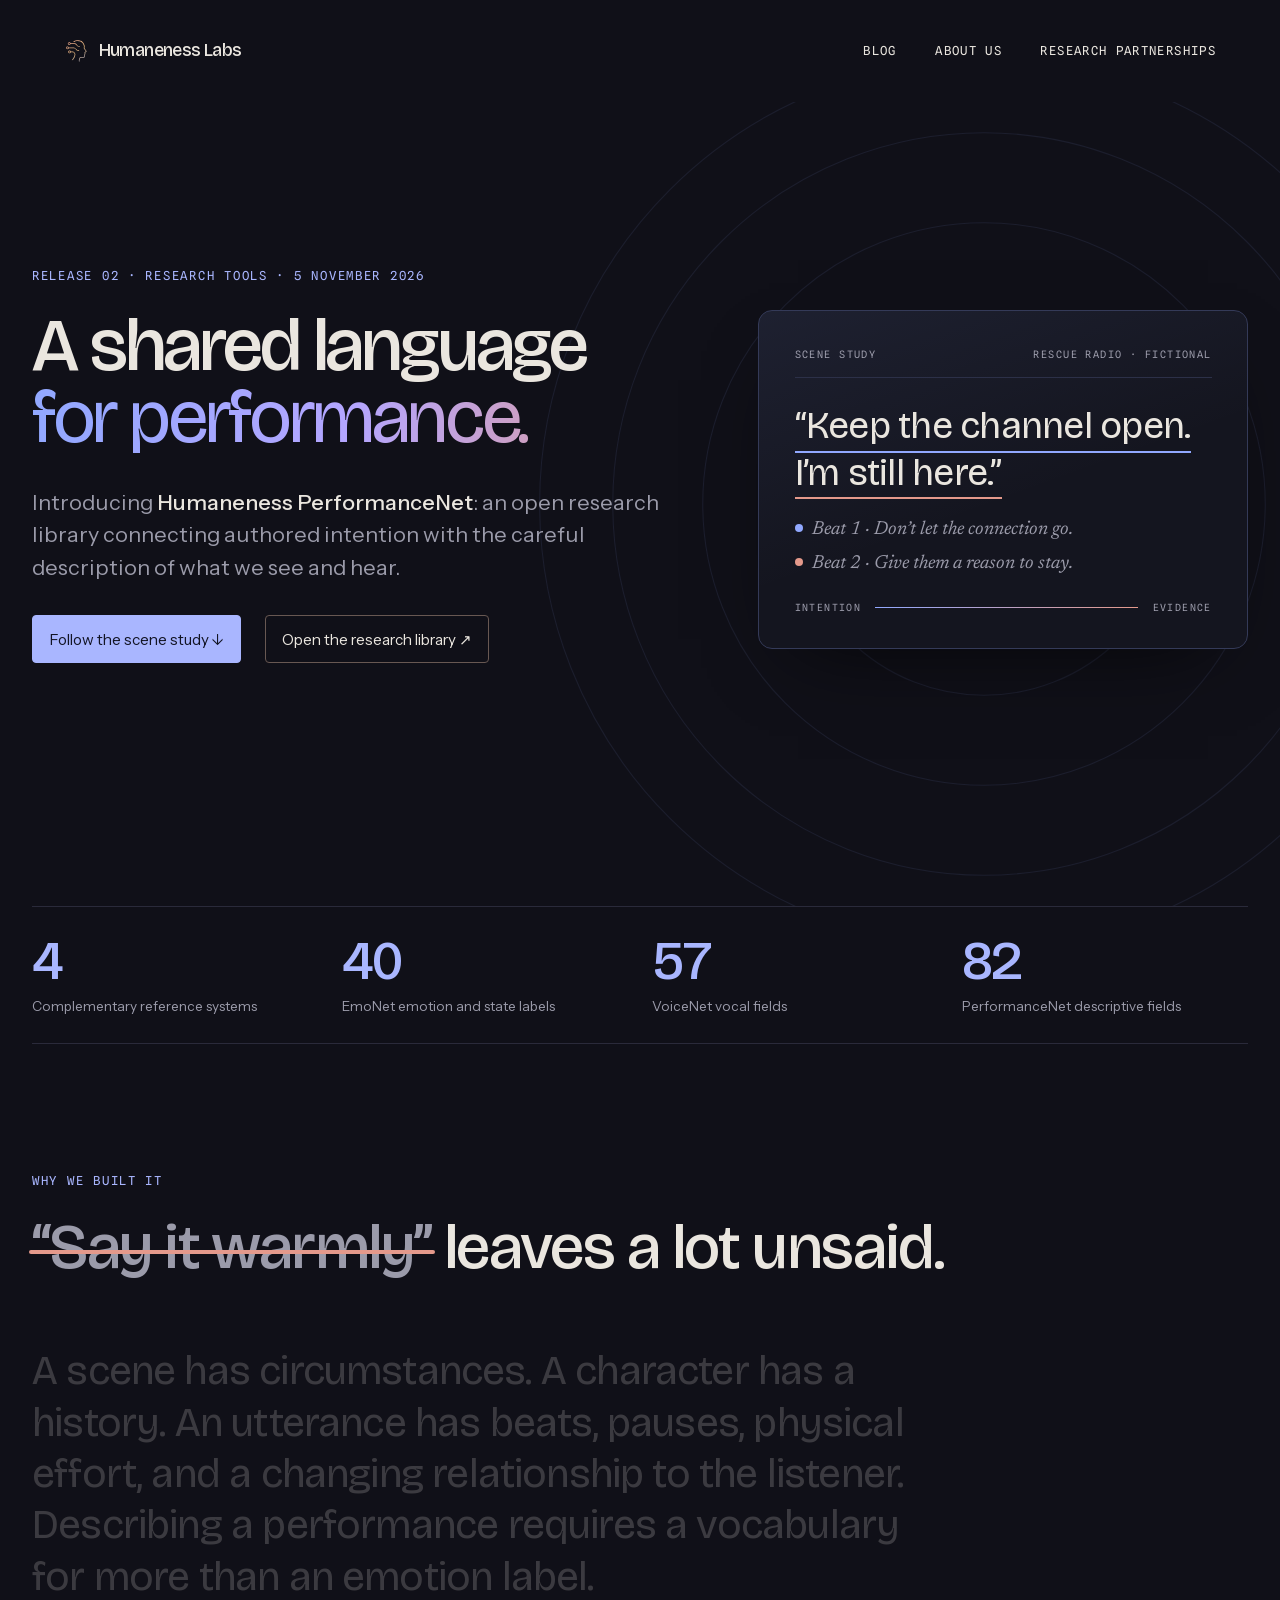
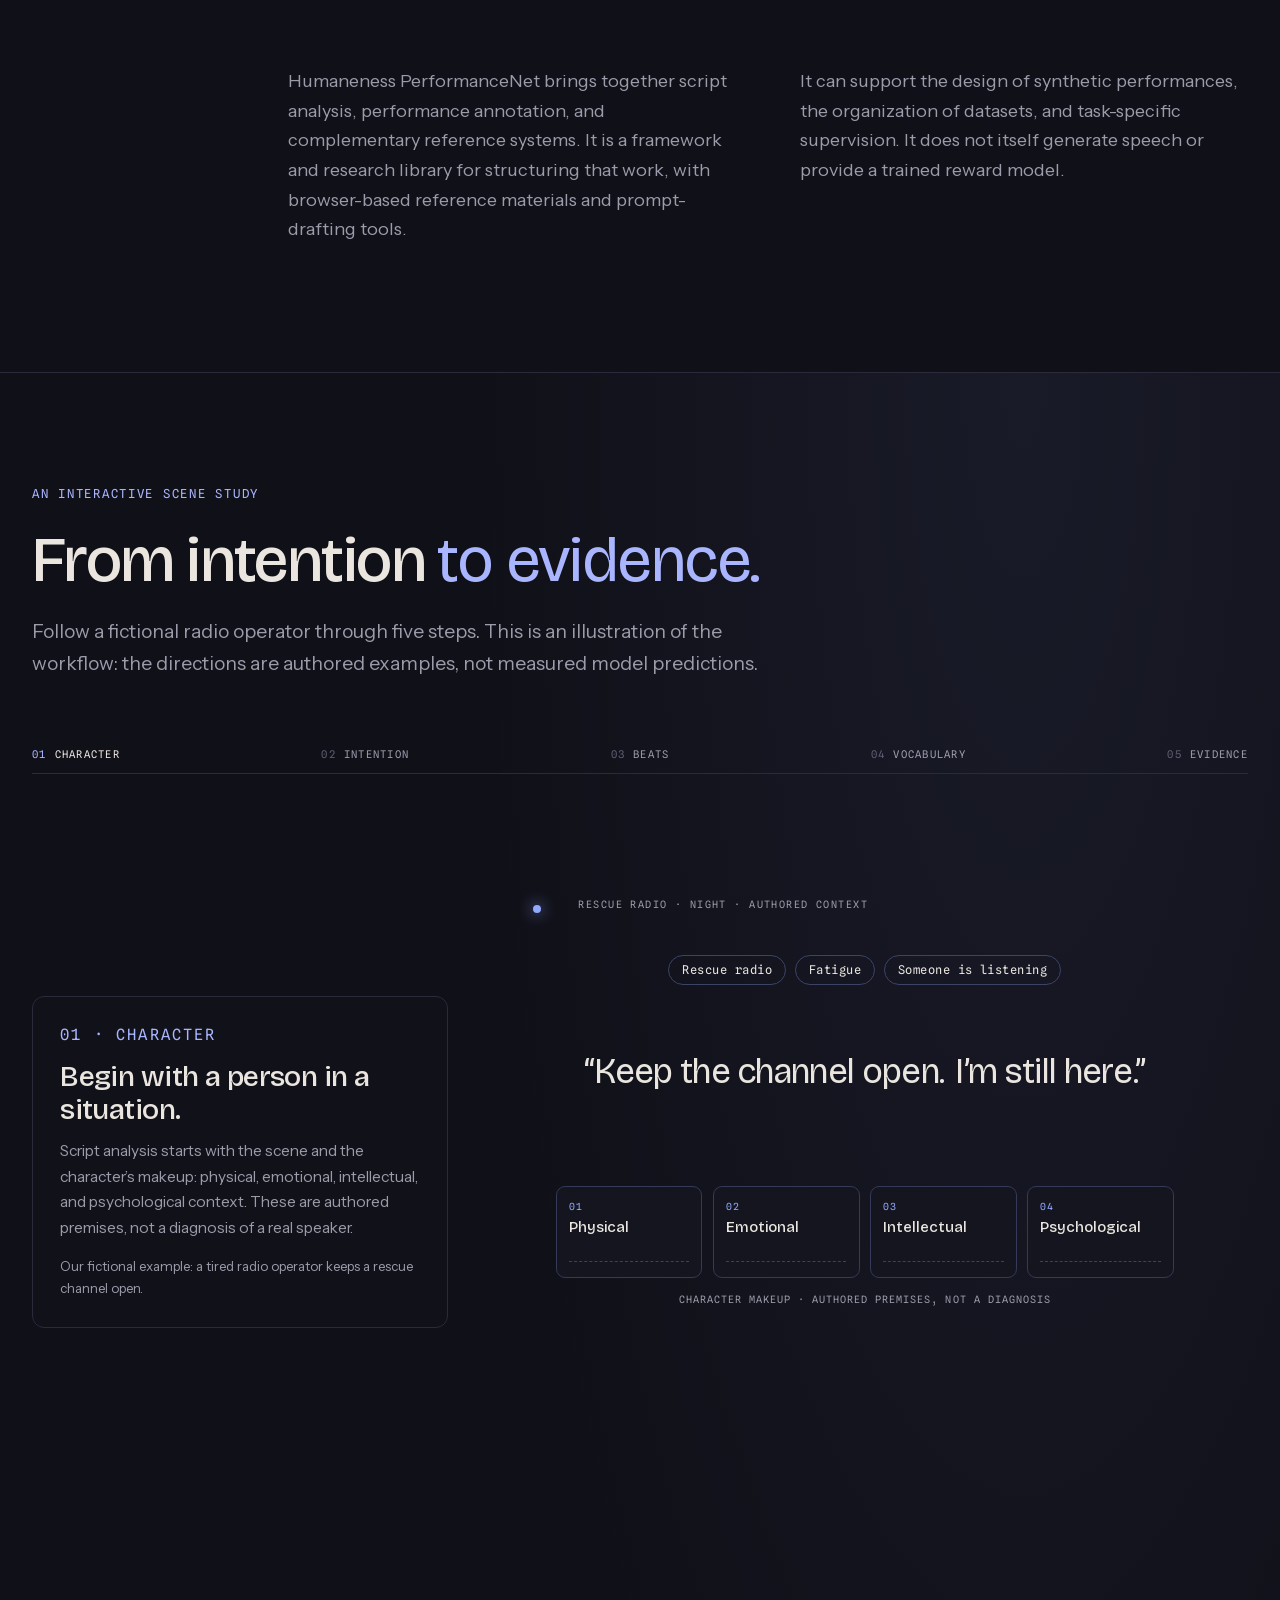
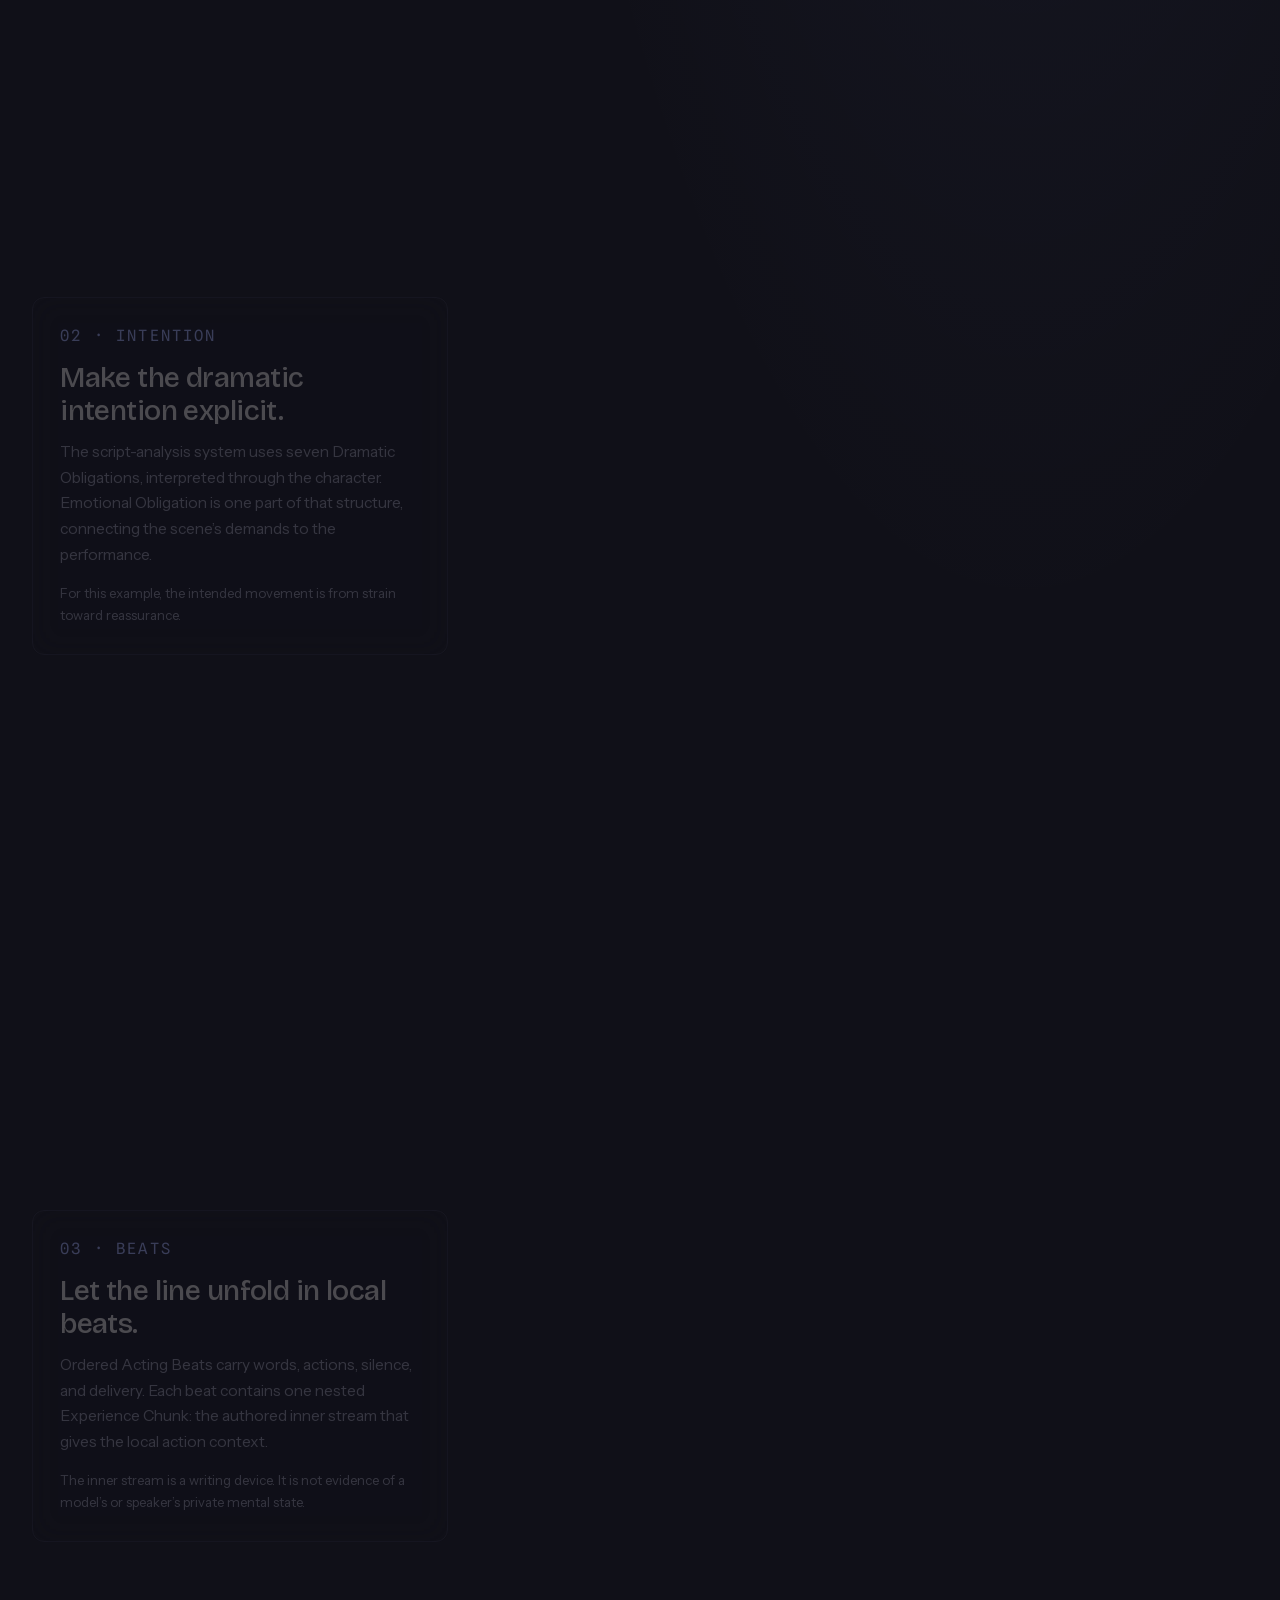
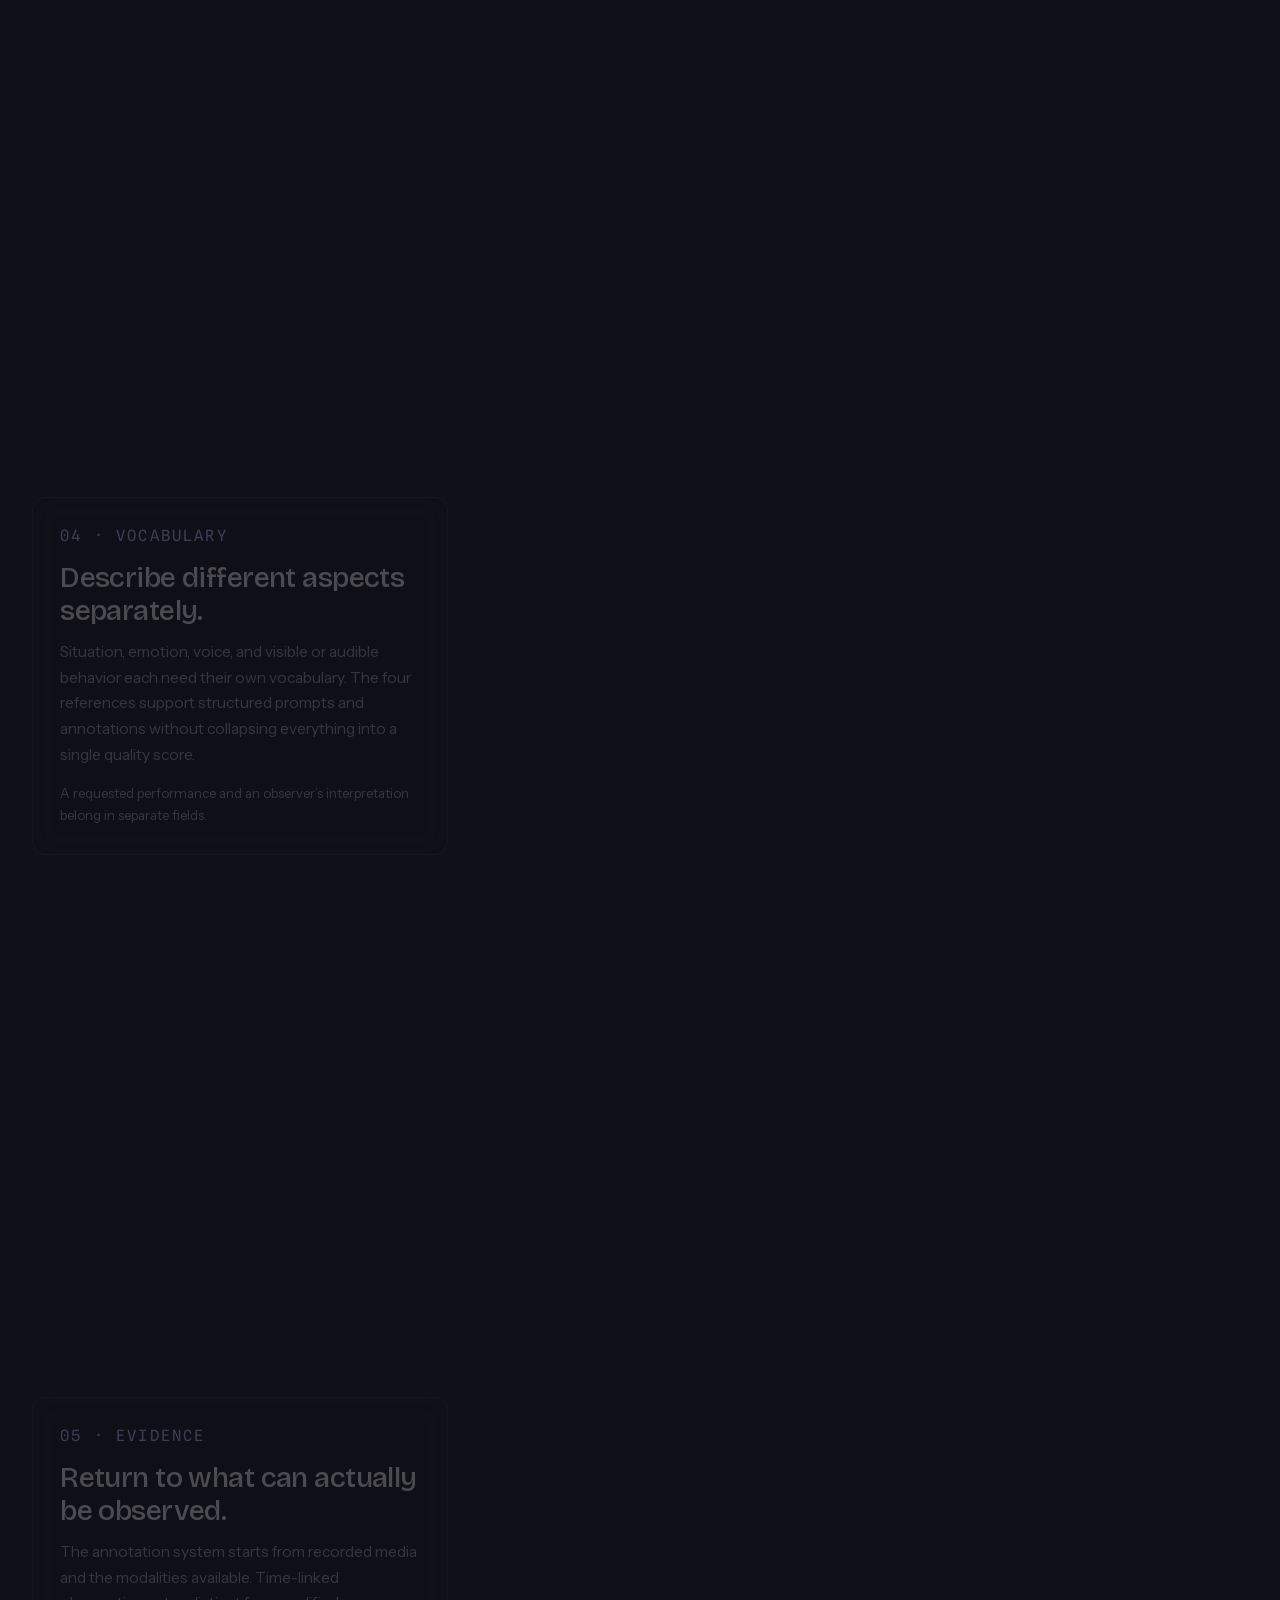
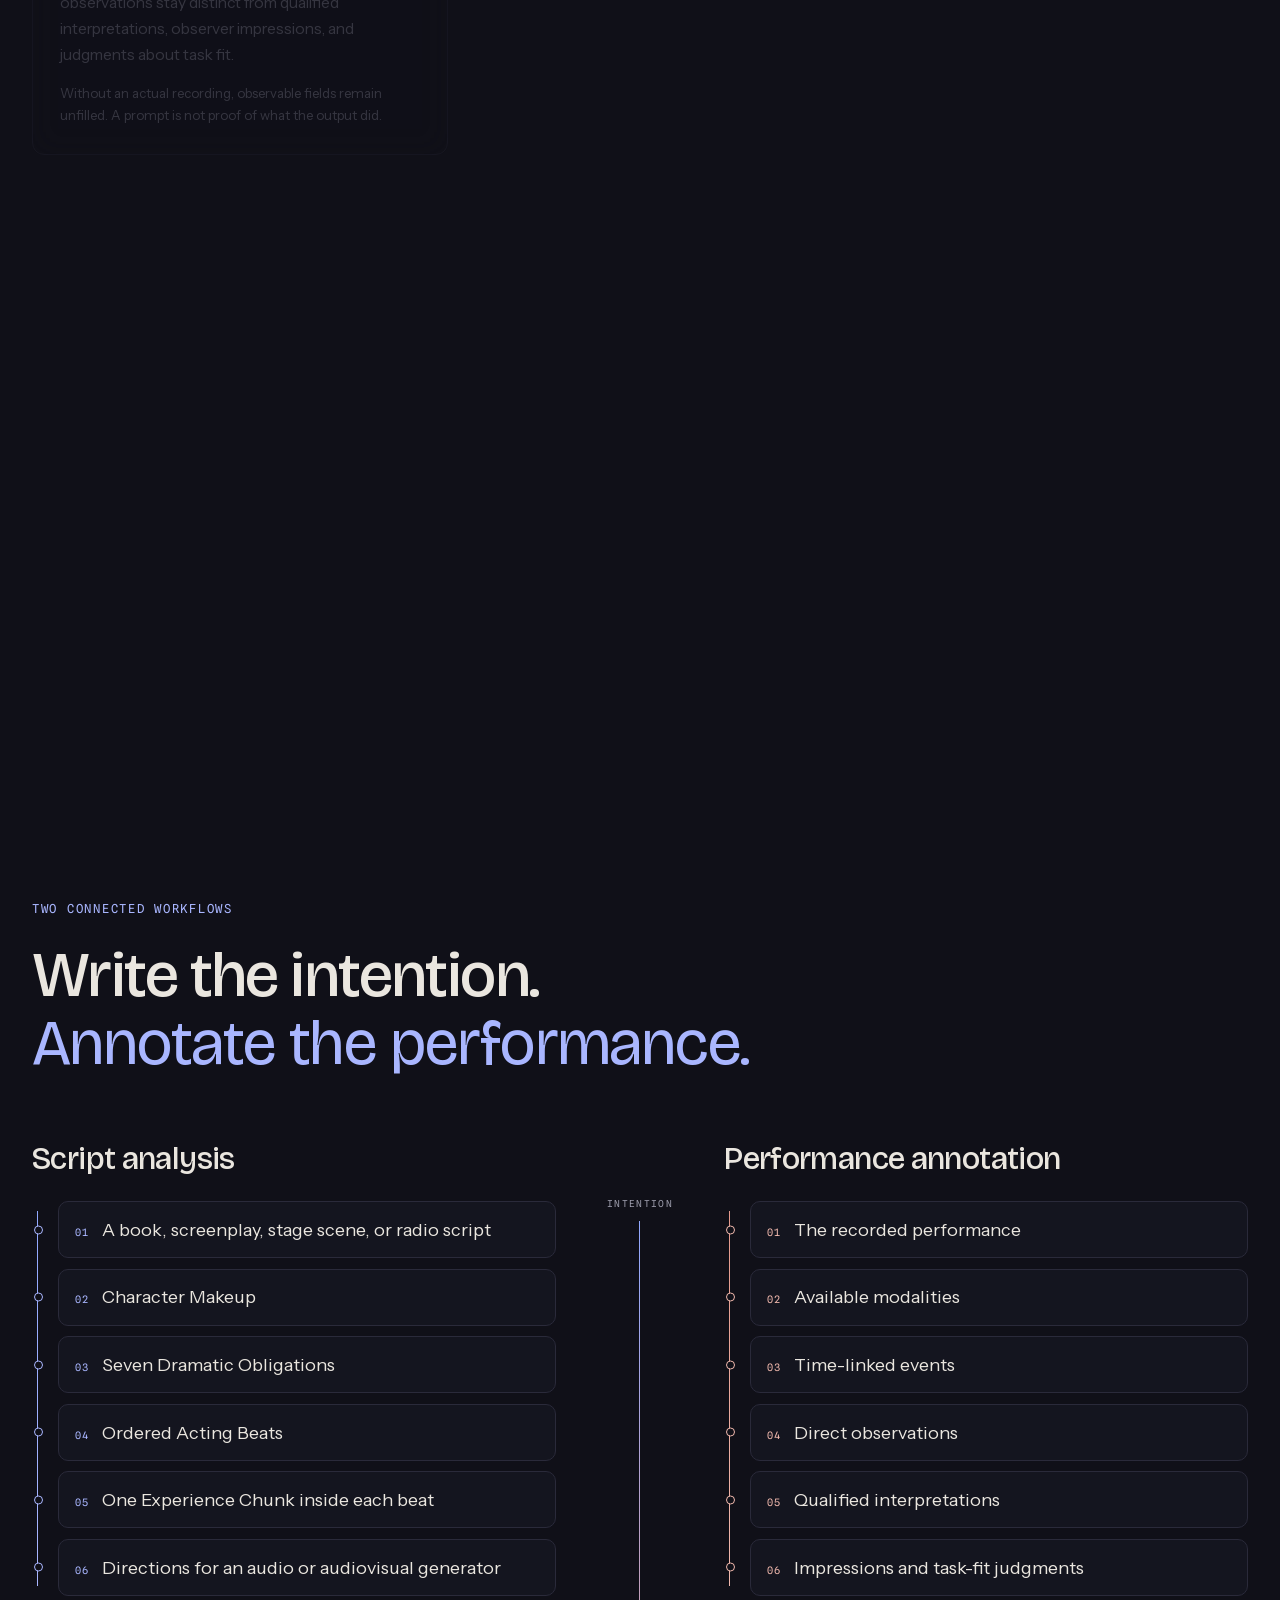
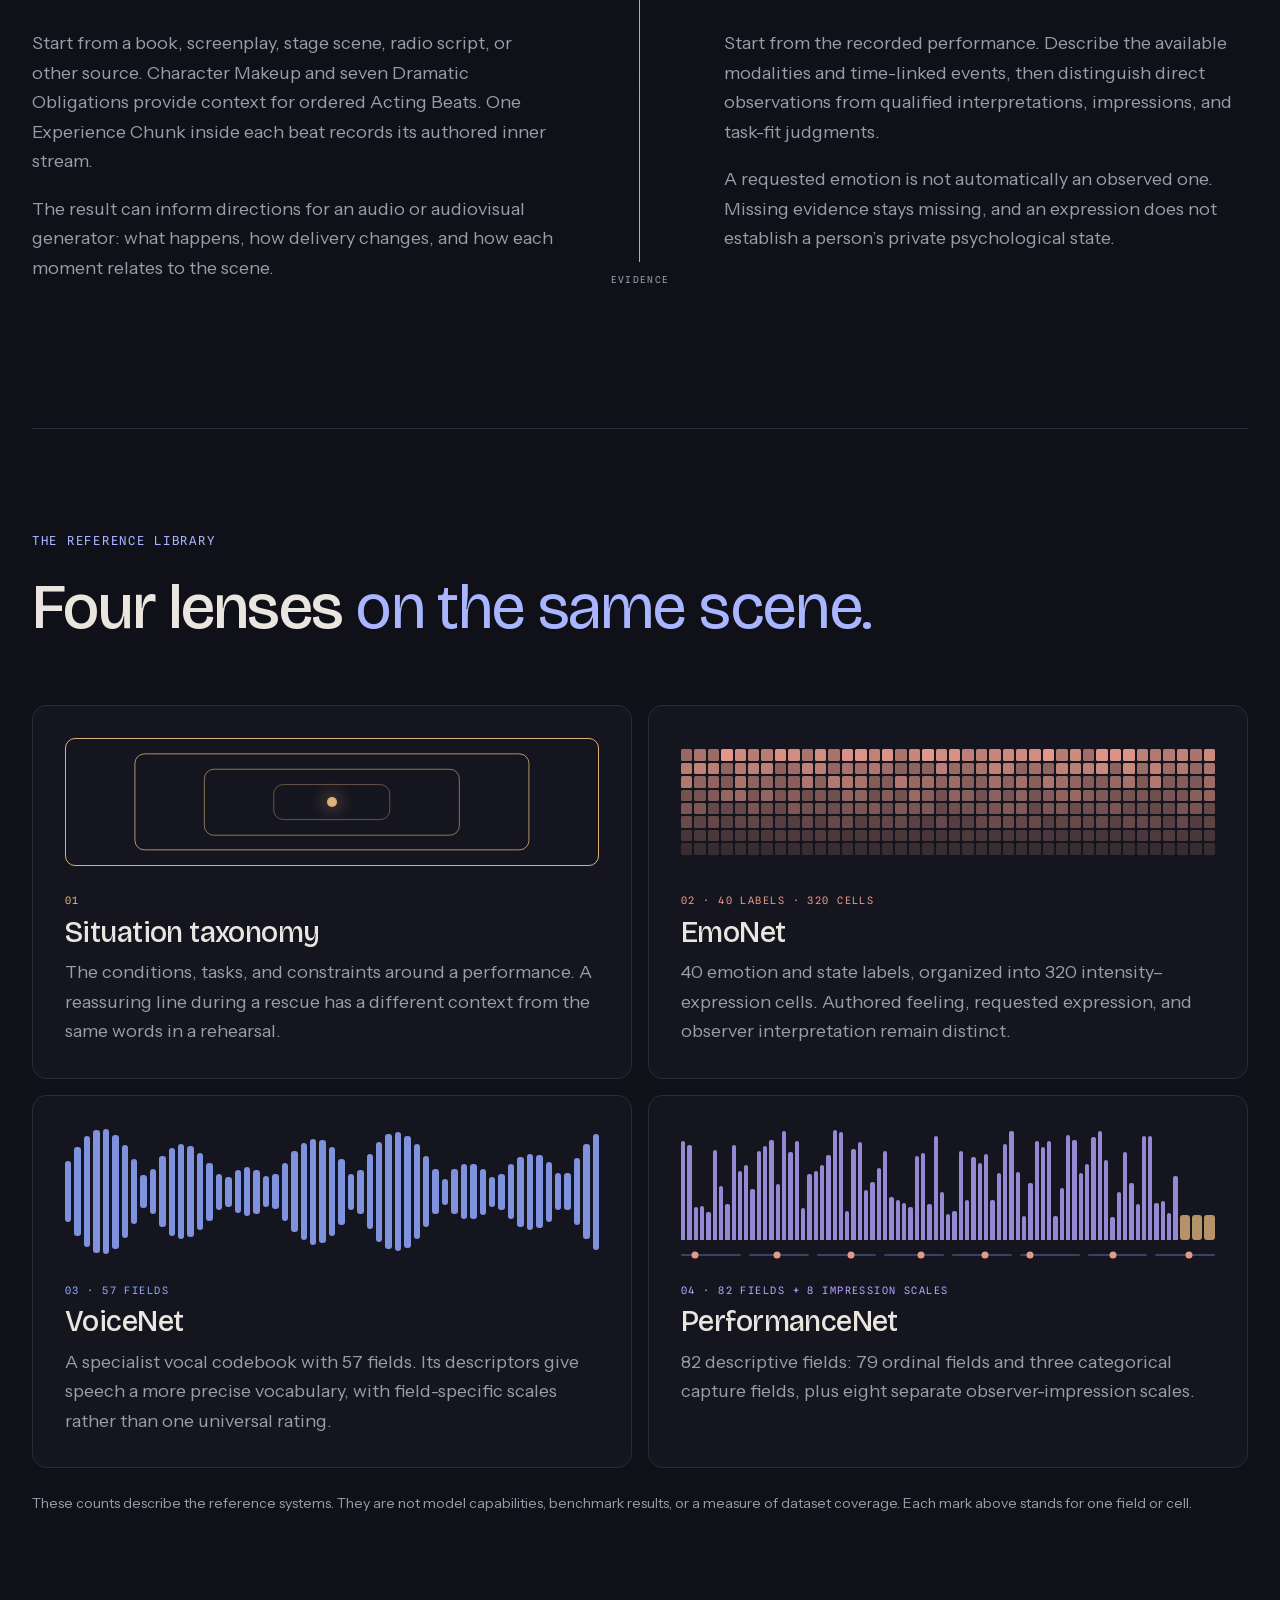
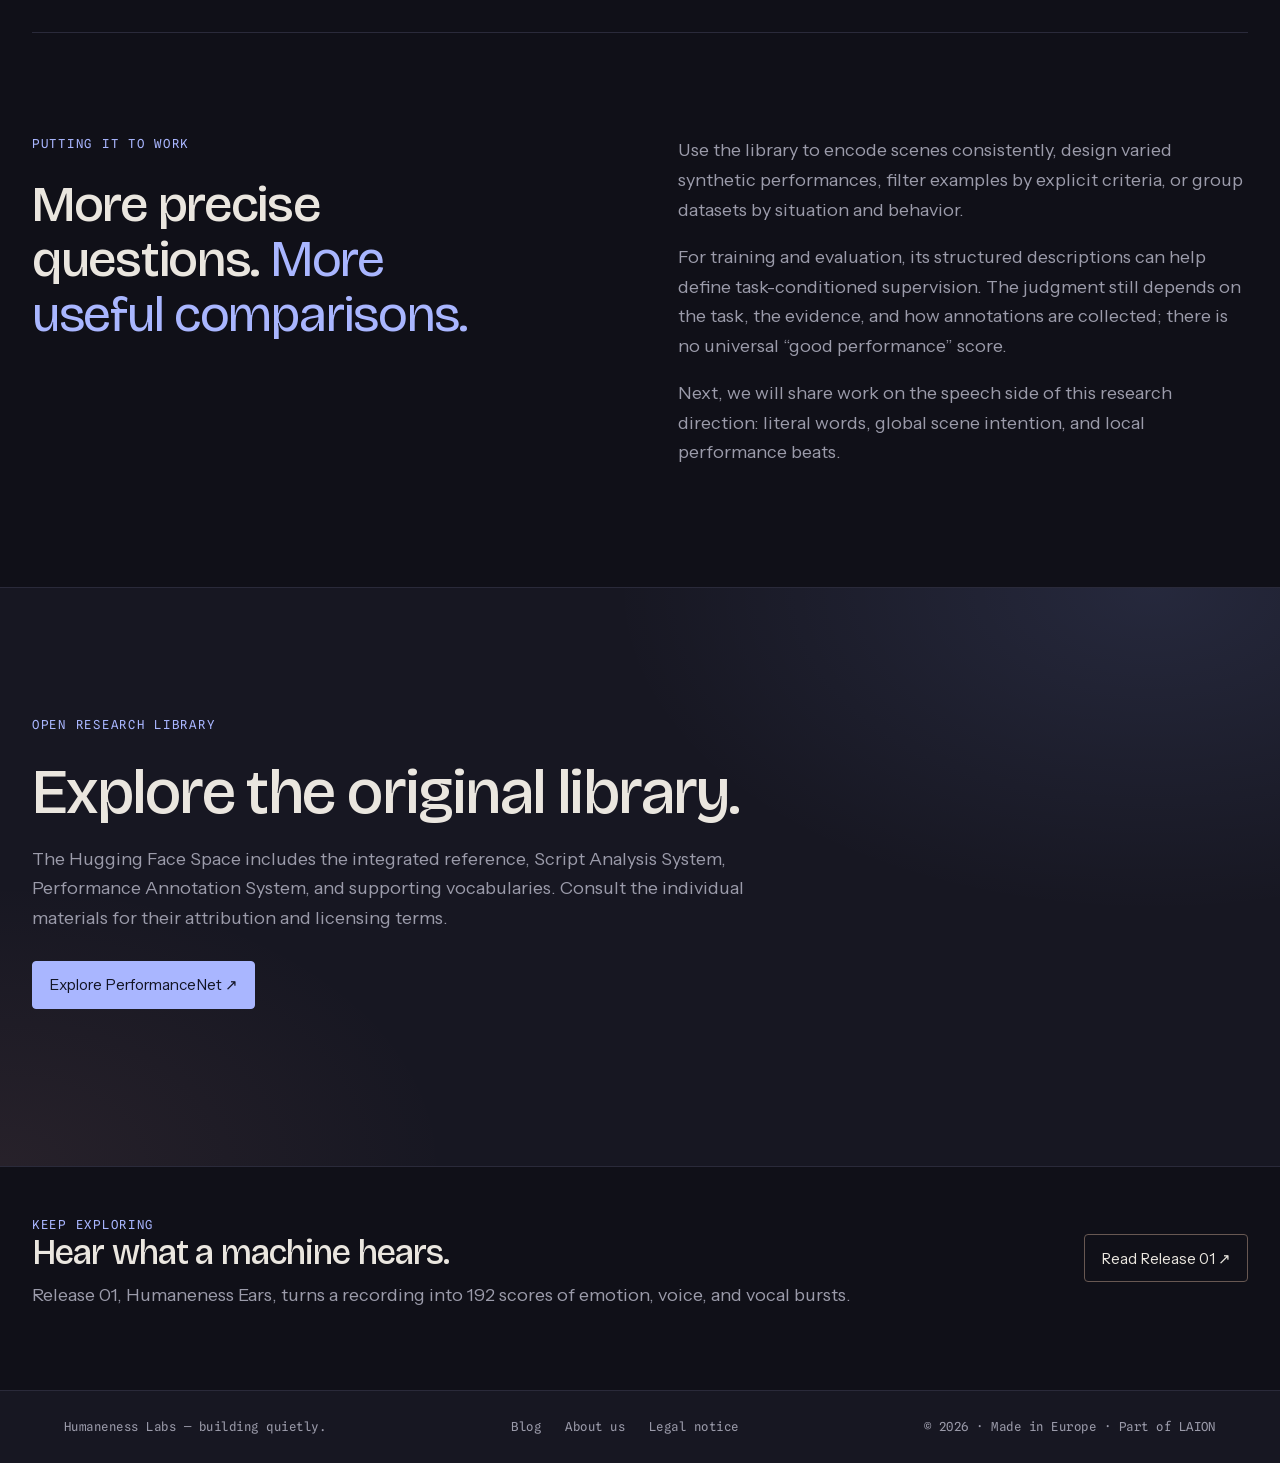
<file: docs/blog/humaneness-performancenet/index.html>
<!doctype html>
<html lang="en" class="no-js">
<head>
<meta charset="utf-8"><meta name="viewport" content="width=device-width, initial-scale=1">
<meta name="theme-color" content="#101018">
<meta name="description" content="A research framework for script analysis, performance annotation, and a shared vocabulary for expressive behavior.">
<title>Introducing Humaneness PerformanceNet — Humaneness Labs</title>
<link rel="canonical" href="https://humaneness.ai/blog/humaneness-performancenet/">
<meta property="og:type" content="article"><meta property="og:title" content="Introducing Humaneness PerformanceNet">
<meta property="og:description" content="A research framework for script analysis, performance annotation, and a shared vocabulary for expressive behavior."><meta property="og:url" content="https://humaneness.ai/blog/humaneness-performancenet/">
<meta property="og:image" content="https://humaneness.ai/assets/og/og-image.png"><meta name="twitter:card" content="summary_large_image">
<link rel="icon" href="../../logo.svg" type="image/svg+xml">
<link rel="preload" href="../../assets/fonts/bricolage-grotesque-latin-variable.woff2" as="font" type="font/woff2" crossorigin>
<link rel="preload" href="../../assets/fonts/instrument-sans-latin-variable.woff2" as="font" type="font/woff2" crossorigin>
<link rel="stylesheet" href="../../assets/css/main.css?v=380a3c6ade99">
<link rel="stylesheet" href="../../assets/css/blog.css?v=b44b9e291b29">
<link rel="stylesheet" href="../../assets/css/performancenet.css?v=c37fa1c0ffd6">
</head>
<body class="pn-page">
<a class="skip-link" href="#main">Skip to content</a>
<header class="site-header" aria-label="Primary"><a class="wordmark" href="../../" aria-label="Humaneness Labs, home"><span class="brand-mark" aria-hidden="true"></span><span>Humaneness Labs</span></a>
<nav class="site-nav" aria-label="Main navigation"><a class="text-link" href="../../blog/">Blog</a><a class="text-link" href="../../about.html">About us</a><a class="text-link site-header__contact" href="../../#contact">Research partnerships</a>
</nav>
</header>

<main id="main" class="pn" tabindex="-1">

<section class="pn-hero" aria-labelledby="pn-title">
  <svg class="pn-hero__waves" viewBox="0 0 800 800" aria-hidden="true">
    <circle cx="400" cy="400" r="90"/><circle cx="400" cy="400" r="170"/><circle cx="400" cy="400" r="250"/><circle cx="400" cy="400" r="330"/><circle cx="400" cy="400" r="395"/>
  </svg>
  <div class="pn-shell pn-hero__grid">
    <div class="pn-hero__text">
      <p class="eyebrow pn-rise">Release 02 · Research tools · <time datetime="2026-11-05">5 November 2026</time></p>
      <h1 id="pn-title" class="pn-hero__title"><span class="pn-rise">A shared language</span> <em class="pn-rise">for performance.</em></h1>
      <p class="pn-hero__intro pn-rise">Introducing <strong>Humaneness PerformanceNet</strong>: an open research library connecting authored intention with the careful description of what we see and hear.</p>
      <div class="actions pn-rise"><a class="button button--primary" href="#study">Follow the scene study ↓</a><a class="button" href="https://huggingface.co/spaces/laion/Humaneness-PerformanceNet">Open the research library ↗</a></div>
    </div>
    <figure class="pn-slate pn-rise" aria-label="Illustrative scene: a tired radio operator says, Keep the channel open. I’m still here.">
      <figcaption class="pn-slate__head"><span>Scene study</span><span>Rescue radio · fictional</span></figcaption>
      <blockquote class="pn-slate__line"><span class="pn-mark pn-mark--a">“Keep the channel open.</span> <span class="pn-mark pn-mark--b">I’m still here.”</span></blockquote>
      <div class="pn-slate__notes" aria-hidden="true">
        <span class="pn-note pn-note--a">Beat 1 · Don’t let the connection go.</span>
        <span class="pn-note pn-note--b">Beat 2 · Give them a reason to stay.</span>
      </div>
      <div class="pn-slate__foot" aria-hidden="true"><span>Intention</span><i></i><span>Evidence</span></div>
    </figure>
  </div>
</section>

<section class="pn-shell pn-stats" aria-label="The reference systems at a glance">
  <dl>
    <div data-reveal><dt>Complementary reference systems</dt><dd data-count="4">4</dd></div>
    <div data-reveal style="--i:1"><dt>EmoNet emotion and state labels</dt><dd data-count="40">40</dd></div>
    <div data-reveal style="--i:2"><dt>VoiceNet vocal fields</dt><dd data-count="57">57</dd></div>
    <div data-reveal style="--i:3"><dt>PerformanceNet descriptive fields</dt><dd data-count="82">82</dd></div>
  </dl>
</section>

<section class="pn-shell pn-why" aria-labelledby="why-title">
  <p class="eyebrow" data-reveal>Why we built it</p>
  <h2 id="why-title" data-reveal><span class="pn-strike">“Say it warmly”</span> leaves a lot unsaid.</h2>
  <p class="pn-scrub" data-scrub>A scene has circumstances. A character has a history. An utterance has beats, pauses, physical effort, and a changing relationship to the listener. Describing a performance requires a vocabulary for more than an emotion label.</p>
  <div class="pn-why__cols">
    <p data-reveal>Humaneness PerformanceNet brings together script analysis, performance annotation, and complementary reference systems. It is a framework and research library for structuring that work, with browser-based reference materials and prompt-drafting tools.</p>
    <p data-reveal style="--i:1">It can support the design of synthetic performances, the organization of datasets, and task-specific supervision. It does not itself generate speech or provide a trained reward model.</p>
  </div>
</section>

<section class="pn-study" id="study" aria-labelledby="study-title">
  <header class="pn-shell pn-study__intro">
    <p class="eyebrow" data-reveal>An interactive scene study</p>
    <h2 id="study-title" data-reveal>From intention <em>to evidence.</em></h2>
    <p class="pn-lede" data-reveal>Follow a fictional radio operator through five steps. This is an illustration of the workflow: the directions are authored examples, not measured model predictions.</p>
  </header>
  <div class="pn-study__track" data-study>
    <div class="pn-study__stage">
      <nav class="pn-rail" aria-label="Scene study steps">
        <ol>
          <li><a href="#study-1" data-rail><span>01</span>Character</a></li>
          <li><a href="#study-2" data-rail><span>02</span>Intention</a></li>
          <li><a href="#study-3" data-rail><span>03</span>Beats</a></li>
          <li><a href="#study-4" data-rail><span>04</span>Vocabulary</a></li>
          <li><a href="#study-5" data-rail><span>05</span>Evidence</a></li>
        </ol>
        <span class="pn-rail__progress" aria-hidden="true"><i data-study-fill></i></span>
      </nav>
      <div class="pn-board" data-board data-stage="0" aria-hidden="true">
        <div class="pn-radio"><i></i><i></i><i></i></div>
        <p class="pn-slug">Rescue radio · night · authored context</p>
        <ul class="pn-tags"><li>Rescue radio</li><li>Fatigue</li><li>Someone is listening</li></ul>
        <p class="pn-line">
          <span class="pn-beat"><span class="pn-beat__label">Beat 1</span><span class="pn-beat__text">“Keep the channel open.</span><span class="pn-beat__stream">Don’t let the connection go.</span></span>
          <span class="pn-beat"><span class="pn-beat__label">Beat 2</span><span class="pn-beat__text">I’m still here.”</span><span class="pn-beat__stream">Give them a reason to stay.</span></span>
        </p>
        <div class="pn-makeup">
          <ol><li><span>01</span>Physical</li><li><span>02</span>Emotional</li><li><span>03</span>Intellectual</li><li><span>04</span>Psychological</li></ol>
          <p>Character Makeup · authored premises, not a diagnosis</p>
        </div>
        <div class="pn-timeline">
          <div class="pn-timeline__bar"><span class="pn-timeline__beat">Beat 1</span><span class="pn-timeline__gap">silence</span><span class="pn-timeline__beat pn-timeline__beat--b">Beat 2</span></div>
          <p>Ordered Acting Beats · words, actions, silence, delivery</p>
        </div>
        <div class="pn-intent">
          <svg class="pn-intent__arc" viewBox="0 0 400 70" preserveAspectRatio="none"><defs><linearGradient id="pn-arc" x1="0" x2="1"><stop offset="0" stop-color="#91a8ff"/><stop offset="1" stop-color="#e4998b"/></linearGradient></defs><path d="M6 62 C 130 4, 270 4, 394 62" pathLength="1"/></svg>
          <span class="pn-intent__from">strain</span><span class="pn-intent__to">reassurance</span>
          <p class="pn-intent__meta"><span>Situation · contact may be lost</span><span>Intention · keep the listener engaged</span></p>
          <ol class="pn-obligations"><li></li><li></li><li></li><li class="is-key"></li><li></li><li></li><li></li></ol>
          <p class="pn-obligations__label">Emotional Obligation · one of seven Dramatic Obligations</p>
        </div>
        <svg class="pn-wires" viewBox="0 0 100 100" preserveAspectRatio="none"><path d="M20 22 L34 31" pathLength="1"/><path d="M80 22 L66 31" pathLength="1"/><path d="M20 74 L34 60" pathLength="1"/><path d="M80 74 L66 60" pathLength="1"/></svg>
        <div class="pn-lens-tags">
          <span class="pn-lens-tag pn-lens-tag--situation">Situation taxonomy<small>conditions and constraints</small></span>
          <span class="pn-lens-tag pn-lens-tag--emo">EmoNet<small>emotion and state</small></span>
          <span class="pn-lens-tag pn-lens-tag--voice">VoiceNet<small>vocal description</small></span>
          <span class="pn-lens-tag pn-lens-tag--perf">PerformanceNet<small>behavior and impressions</small></span>
        </div>
        <div class="pn-ledger">
          <div class="is-filled"><span>Authored target</span><b>reassurance</b></div>
          <div><span>Audible evidence</span><b>not yet annotated</b></div>
          <div><span>Observer impression</span><b>not yet assessed</b></div>
          <p class="pn-ledger__track"><span>No recording supplied</span></p>
        </div>
      </div>
    </div>
    <div class="pn-study__steps">
      <article class="pn-step" id="study-1" aria-labelledby="study-title-1">
        <div class="pn-step__card">
          <p class="eyebrow">01 · Character</p>
          <h3 id="study-title-1">Begin with a person in a situation.</h3>
          <p>Script analysis starts with the scene and the character’s makeup: physical, emotional, intellectual, and psychological context. These are authored premises, not a diagnosis of a real speaker.</p>
          <p class="small-note">Our fictional example: a tired radio operator keeps a rescue channel open.</p>
        </div>
      </article>
      <article class="pn-step" id="study-2" aria-labelledby="study-title-2">
        <div class="pn-step__card">
          <p class="eyebrow">02 · Intention</p>
          <h3 id="study-title-2">Make the dramatic intention explicit.</h3>
          <p>The script-analysis system uses seven Dramatic Obligations, interpreted through the character. Emotional Obligation is one part of that structure, connecting the scene’s demands to the performance.</p>
          <p class="small-note">For this example, the intended movement is from strain toward reassurance.</p>
        </div>
      </article>
      <article class="pn-step" id="study-3" aria-labelledby="study-title-3">
        <div class="pn-step__card">
          <p class="eyebrow">03 · Beats</p>
          <h3 id="study-title-3">Let the line unfold in local beats.</h3>
          <p>Ordered Acting Beats carry words, actions, silence, and delivery. Each beat contains one nested Experience Chunk: the authored inner stream that gives the local action context.</p>
          <p class="small-note">The inner stream is a writing device. It is not evidence of a model’s or speaker’s private mental state.</p>
        </div>
      </article>
      <article class="pn-step" id="study-4" aria-labelledby="study-title-4">
        <div class="pn-step__card">
          <p class="eyebrow">04 · Vocabulary</p>
          <h3 id="study-title-4">Describe different aspects separately.</h3>
          <p>Situation, emotion, voice, and visible or audible behavior each need their own vocabulary. The four references support structured prompts and annotations without collapsing everything into a single quality score.</p>
          <p class="small-note">A requested performance and an observer’s interpretation belong in separate fields.</p>
        </div>
      </article>
      <article class="pn-step" id="study-5" aria-labelledby="study-title-5">
        <div class="pn-step__card">
          <p class="eyebrow">05 · Evidence</p>
          <h3 id="study-title-5">Return to what can actually be observed.</h3>
          <p>The annotation system starts from recorded media and the modalities available. Time-linked observations stay distinct from qualified interpretations, observer impressions, and judgments about task fit.</p>
          <p class="small-note">Without an actual recording, observable fields remain unfilled. A prompt is not proof of what the output did.</p>
        </div>
      </article>
    </div>
  </div>
</section>

<section class="pn-shell pn-flows" aria-labelledby="flows-title">
  <p class="eyebrow" data-reveal>Two connected workflows</p>
  <h2 id="flows-title" data-reveal>Write the intention. <em>Annotate the performance.</em></h2>
  <div class="pn-flows__grid">
    <article class="pn-flow pn-flow--script" aria-labelledby="flow-script">
      <h3 id="flow-script" data-reveal>Script analysis</h3>
      <ol class="pn-flow__nodes" data-reveal>
        <li style="--i:0"><span>01</span>A book, screenplay, stage scene, or radio script</li>
        <li style="--i:1"><span>02</span>Character Makeup</li>
        <li style="--i:2"><span>03</span>Seven Dramatic Obligations</li>
        <li style="--i:3"><span>04</span>Ordered Acting Beats</li>
        <li style="--i:4"><span>05</span>One Experience Chunk inside each beat</li>
        <li style="--i:5"><span>06</span>Directions for an audio or audiovisual generator</li>
      </ol>
      <p data-reveal>Start from a book, screenplay, stage scene, radio script, or other source. Character Makeup and seven Dramatic Obligations provide context for ordered Acting Beats. One Experience Chunk inside each beat records its authored inner stream.</p>
      <p data-reveal>The result can inform directions for an audio or audiovisual generator: what happens, how delivery changes, and how each moment relates to the scene.</p>
    </article>
    <div class="pn-flows__meet" aria-hidden="true" data-reveal><span>intention</span><i></i><span>evidence</span></div>
    <article class="pn-flow pn-flow--annotation" aria-labelledby="flow-annotation">
      <h3 id="flow-annotation" data-reveal>Performance annotation</h3>
      <ol class="pn-flow__nodes" data-reveal>
        <li style="--i:0"><span>01</span>The recorded performance</li>
        <li style="--i:1"><span>02</span>Available modalities</li>
        <li style="--i:2"><span>03</span>Time-linked events</li>
        <li style="--i:3"><span>04</span>Direct observations</li>
        <li style="--i:4"><span>05</span>Qualified interpretations</li>
        <li style="--i:5"><span>06</span>Impressions and task-fit judgments</li>
      </ol>
      <p data-reveal>Start from the recorded performance. Describe the available modalities and time-linked events, then distinguish direct observations from qualified interpretations, impressions, and task-fit judgments.</p>
      <p data-reveal>A requested emotion is not automatically an observed one. Missing evidence stays missing, and an expression does not establish a person’s private psychological state.</p>
    </article>
  </div>
</section>

<section class="pn-shell pn-library" aria-labelledby="library-title">
  <p class="eyebrow" data-reveal>The reference library</p>
  <h2 id="library-title" data-reveal>Four lenses <em>on the same scene.</em></h2>
  <div class="pn-lens-grid">
    <article class="pn-lens pn-lens--situation" data-reveal>
      <div class="pn-lens__art" data-lens-art="situation" aria-hidden="true"><i></i><i></i><i></i><i></i><b></b></div>
      <p class="pn-lens__num">01</p>
      <h3>Situation taxonomy</h3>
      <p>The conditions, tasks, and constraints around a performance. A reassuring line during a rescue has a different context from the same words in a rehearsal.</p>
    </article>
    <article class="pn-lens pn-lens--emo" data-reveal style="--i:1">
      <div class="pn-lens__art" data-lens-art="emo" aria-hidden="true"></div>
      <p class="pn-lens__num">02 · <span>40 labels · 320 cells</span></p>
      <h3>EmoNet</h3>
      <p>40 emotion and state labels, organized into 320 intensity–expression cells. Authored feeling, requested expression, and observer interpretation remain distinct.</p>
    </article>
    <article class="pn-lens pn-lens--voice" data-reveal style="--i:2">
      <div class="pn-lens__art" data-lens-art="voice" aria-hidden="true"></div>
      <p class="pn-lens__num">03 · <span>57 fields</span></p>
      <h3>VoiceNet</h3>
      <p>A specialist vocal codebook with 57 fields. Its descriptors give speech a more precise vocabulary, with field-specific scales rather than one universal rating.</p>
    </article>
    <article class="pn-lens pn-lens--perf" data-reveal style="--i:3">
      <div class="pn-lens__art" data-lens-art="perf" aria-hidden="true"></div>
      <p class="pn-lens__num">04 · <span>82 fields + 8 impression scales</span></p>
      <h3>PerformanceNet</h3>
      <p>82 descriptive fields: 79 ordinal fields and three categorical capture fields, plus eight separate observer-impression scales.</p>
    </article>
  </div>
  <p class="small-note" data-reveal>These counts describe the reference systems. They are not model capabilities, benchmark results, or a measure of dataset coverage. Each mark above stands for one field or cell.</p>
</section>

<section class="pn-shell pn-work" aria-labelledby="work-title">
  <div>
    <p class="eyebrow" data-reveal>Putting it to work</p>
    <h2 id="work-title" data-reveal>More precise questions. <em>More useful comparisons.</em></h2>
  </div>
  <div>
    <p data-reveal>Use the library to encode scenes consistently, design varied synthetic performances, filter examples by explicit criteria, or group datasets by situation and behavior.</p>
    <p data-reveal>For training and evaluation, its structured descriptions can help define task-conditioned supervision. The judgment still depends on the task, the evidence, and how annotations are collected; there is no universal “good performance” score.</p>
    <p data-reveal>Next, we will share work on the speech side of this research direction: literal words, global scene intention, and local performance beats.</p>
  </div>
</section>

<section class="pn-cta" aria-labelledby="cta-title">
  <div class="pn-shell">
    <p class="eyebrow" data-reveal>Open research library</p>
    <h2 id="cta-title" data-reveal>Explore the original library.</h2>
    <p data-reveal>The Hugging Face Space includes the integrated reference, Script Analysis System, Performance Annotation System, and supporting vocabularies. Consult the individual materials for their attribution and licensing terms.</p>
    <div class="actions" data-reveal><a class="button button--primary" href="https://huggingface.co/spaces/laion/Humaneness-PerformanceNet">Explore PerformanceNet ↗</a></div>
  </div>
</section>

<aside class="pn-shell pn-next" aria-labelledby="next-title">
  <div>
    <p class="eyebrow">Keep exploring</p>
    <h2 id="next-title">Hear what a machine hears.</h2>
    <p>Release 01, Humaneness Ears, turns a recording into 192 scores of emotion, voice, and vocal bursts.</p>
  </div>
  <a class="button" href="../introducing-humaneness-labs/">Read Release 01 ↗</a>
</aside>
</main>

<footer class="site-footer shell">
<p>Humaneness Labs — building quietly.</p>
<nav class="footer-nav" aria-label="Footer navigation"><a href="../../blog/">Blog</a><a href="../../about.html">About us</a><a href="../../impressum.html">Legal notice</a>
</nav>
<p class="site-footer__meta">© 2026 · Made in Europe · Part of <a href="https://laion.ai/">LAION</a></p>
</footer>
<script src="../../assets/js/performancenet.js?v=bb6827cd1cc4" defer></script>
</body>
</html>
</file>
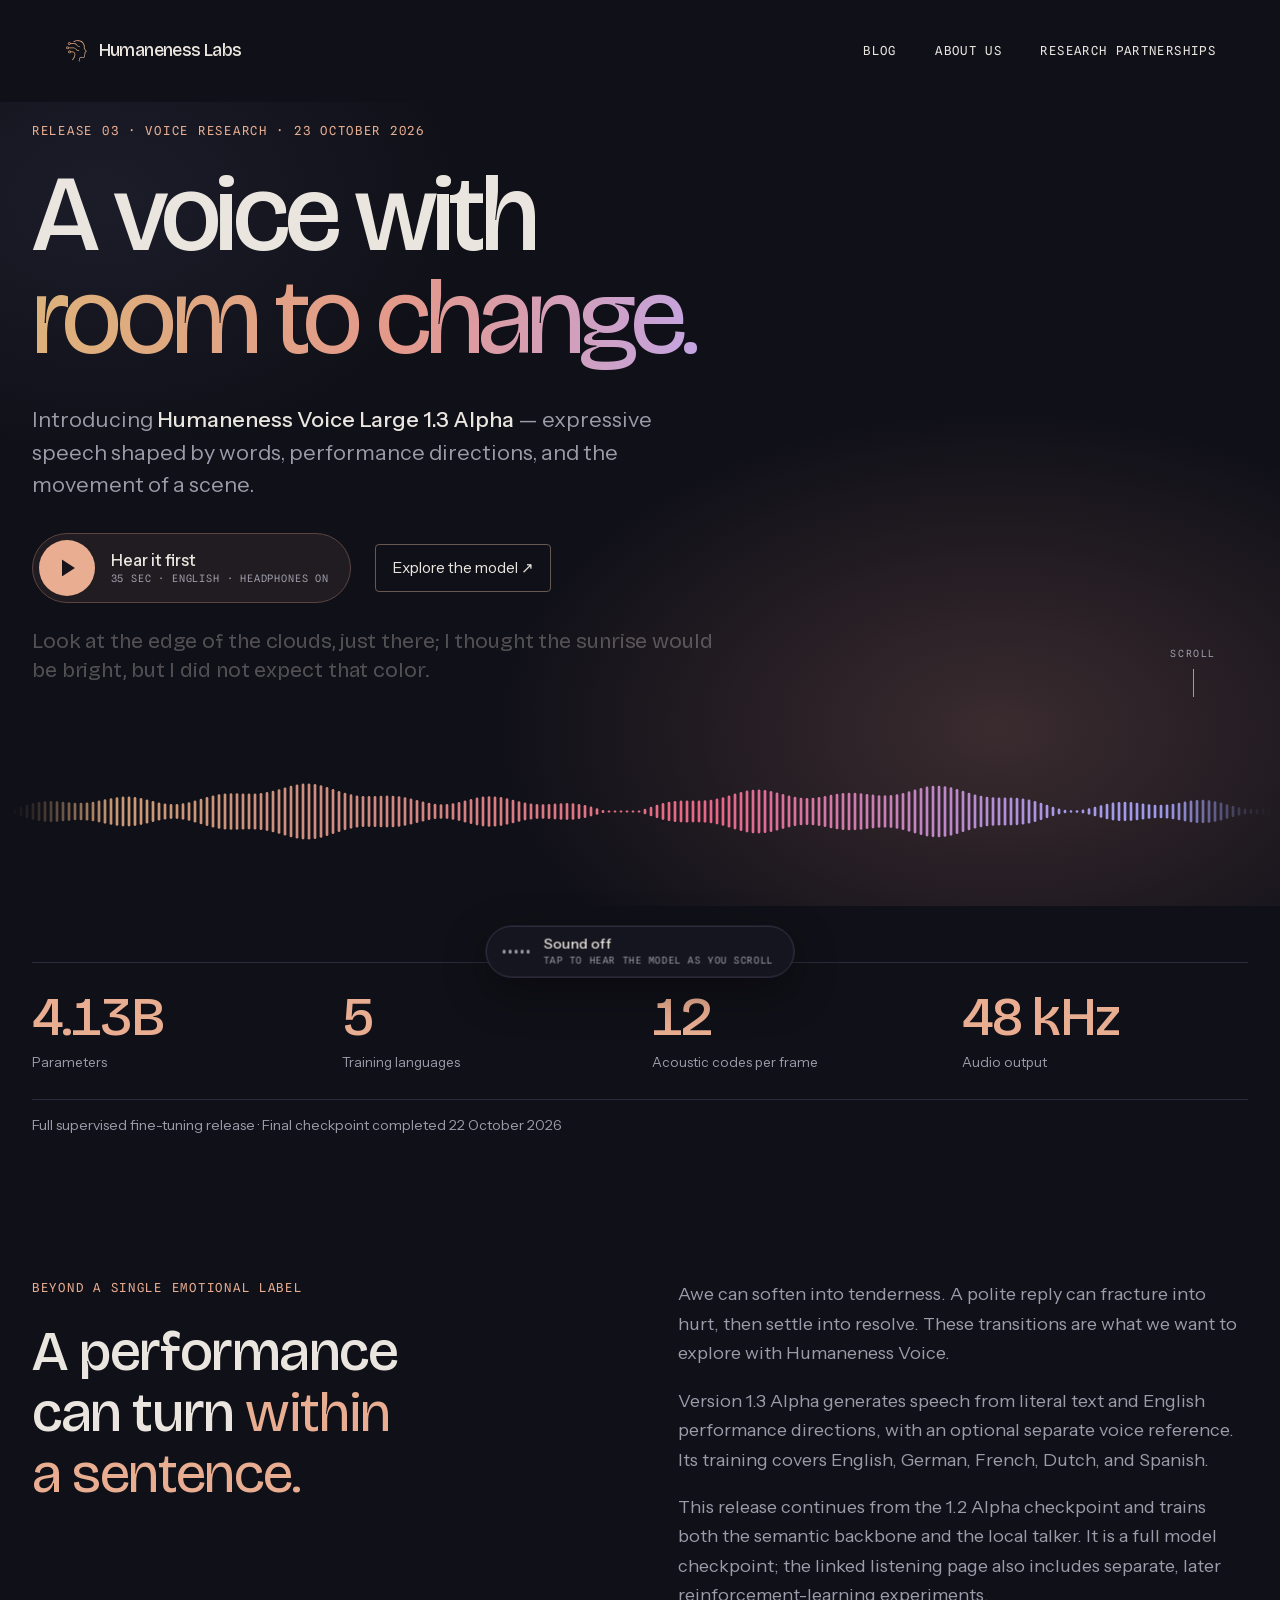
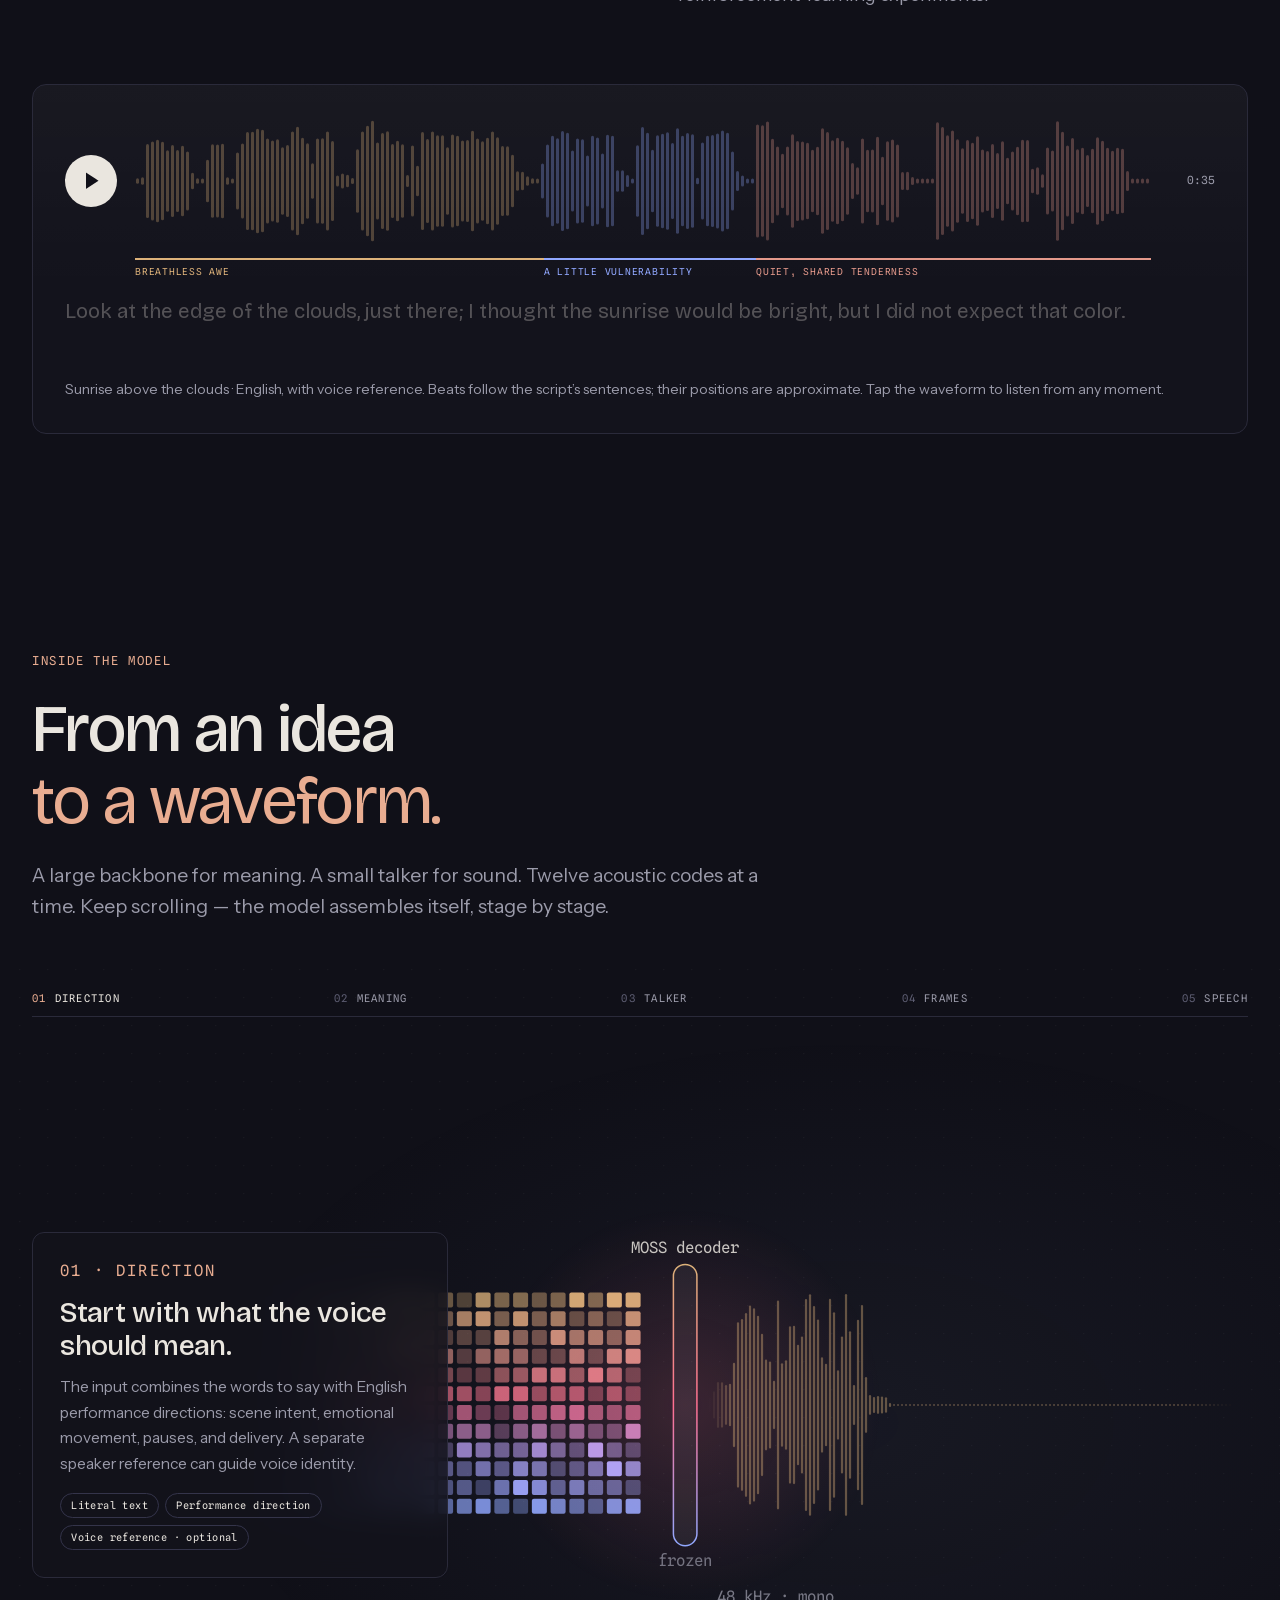
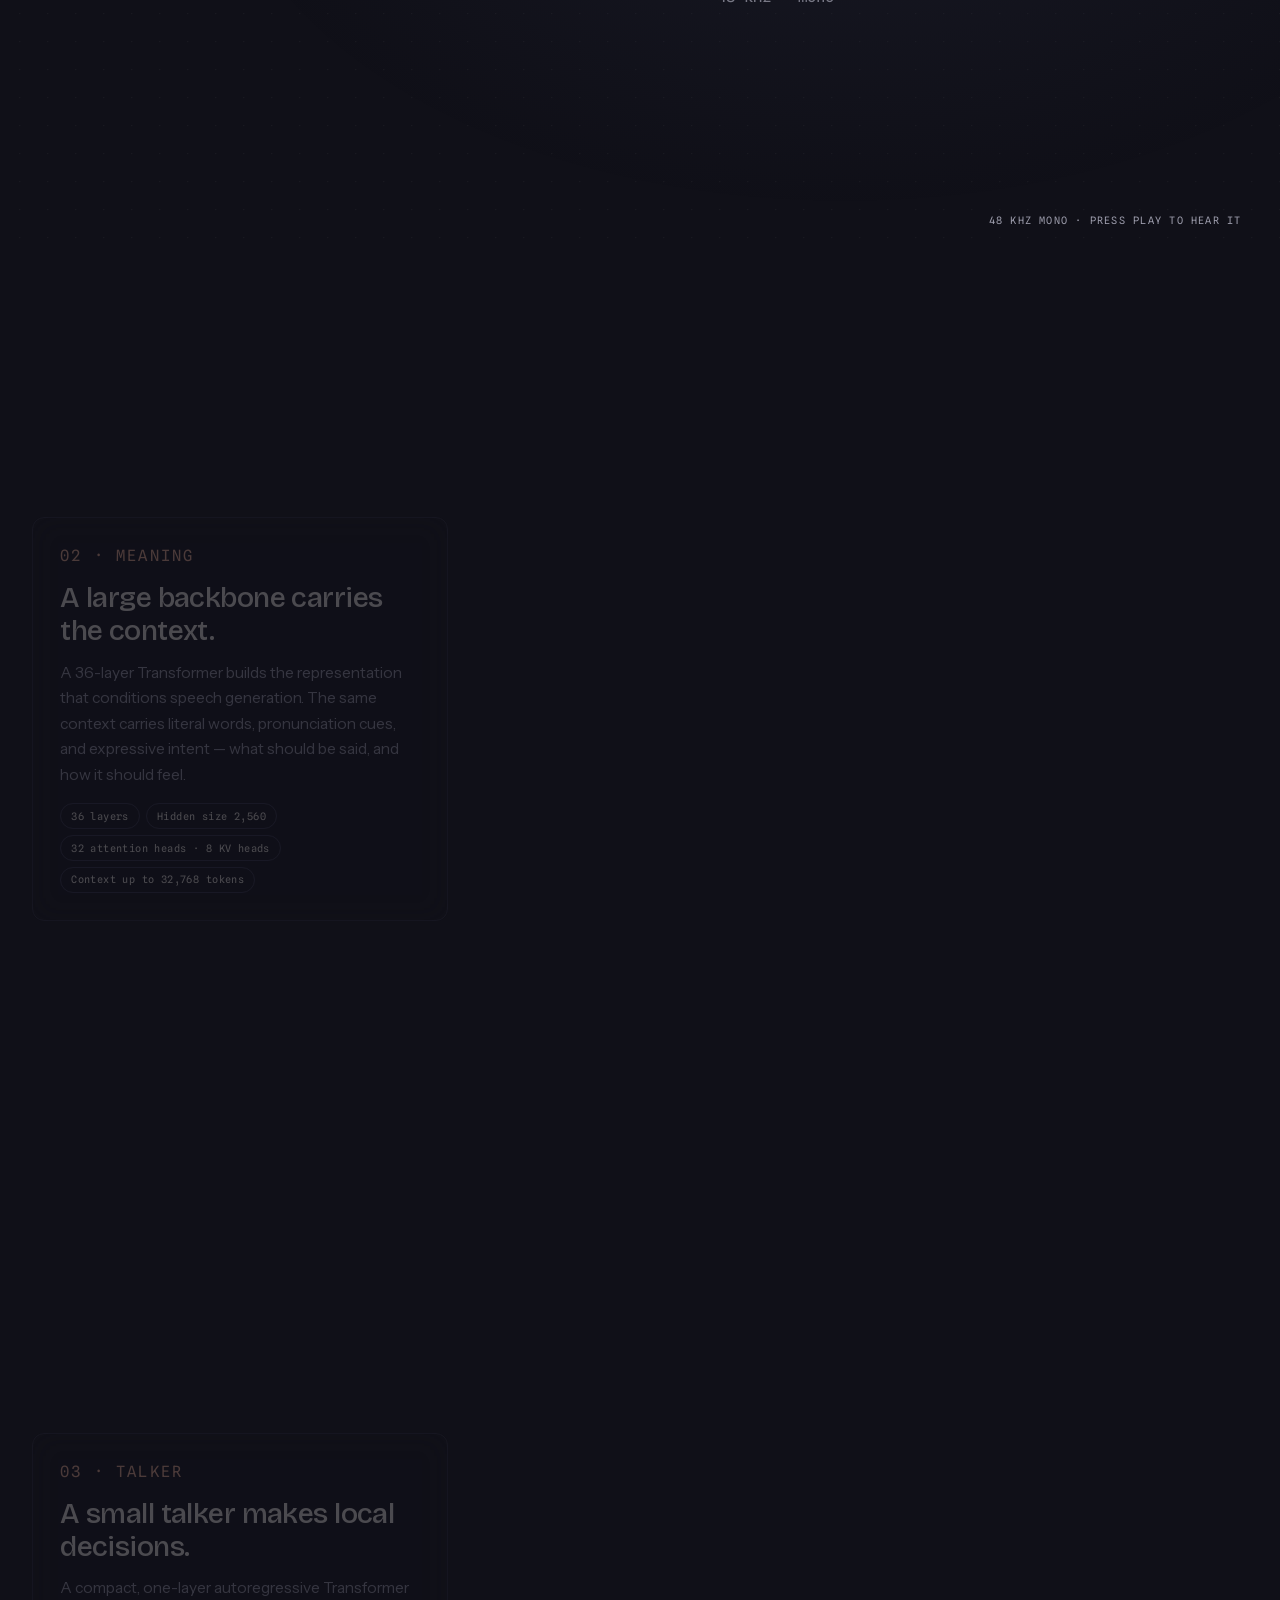
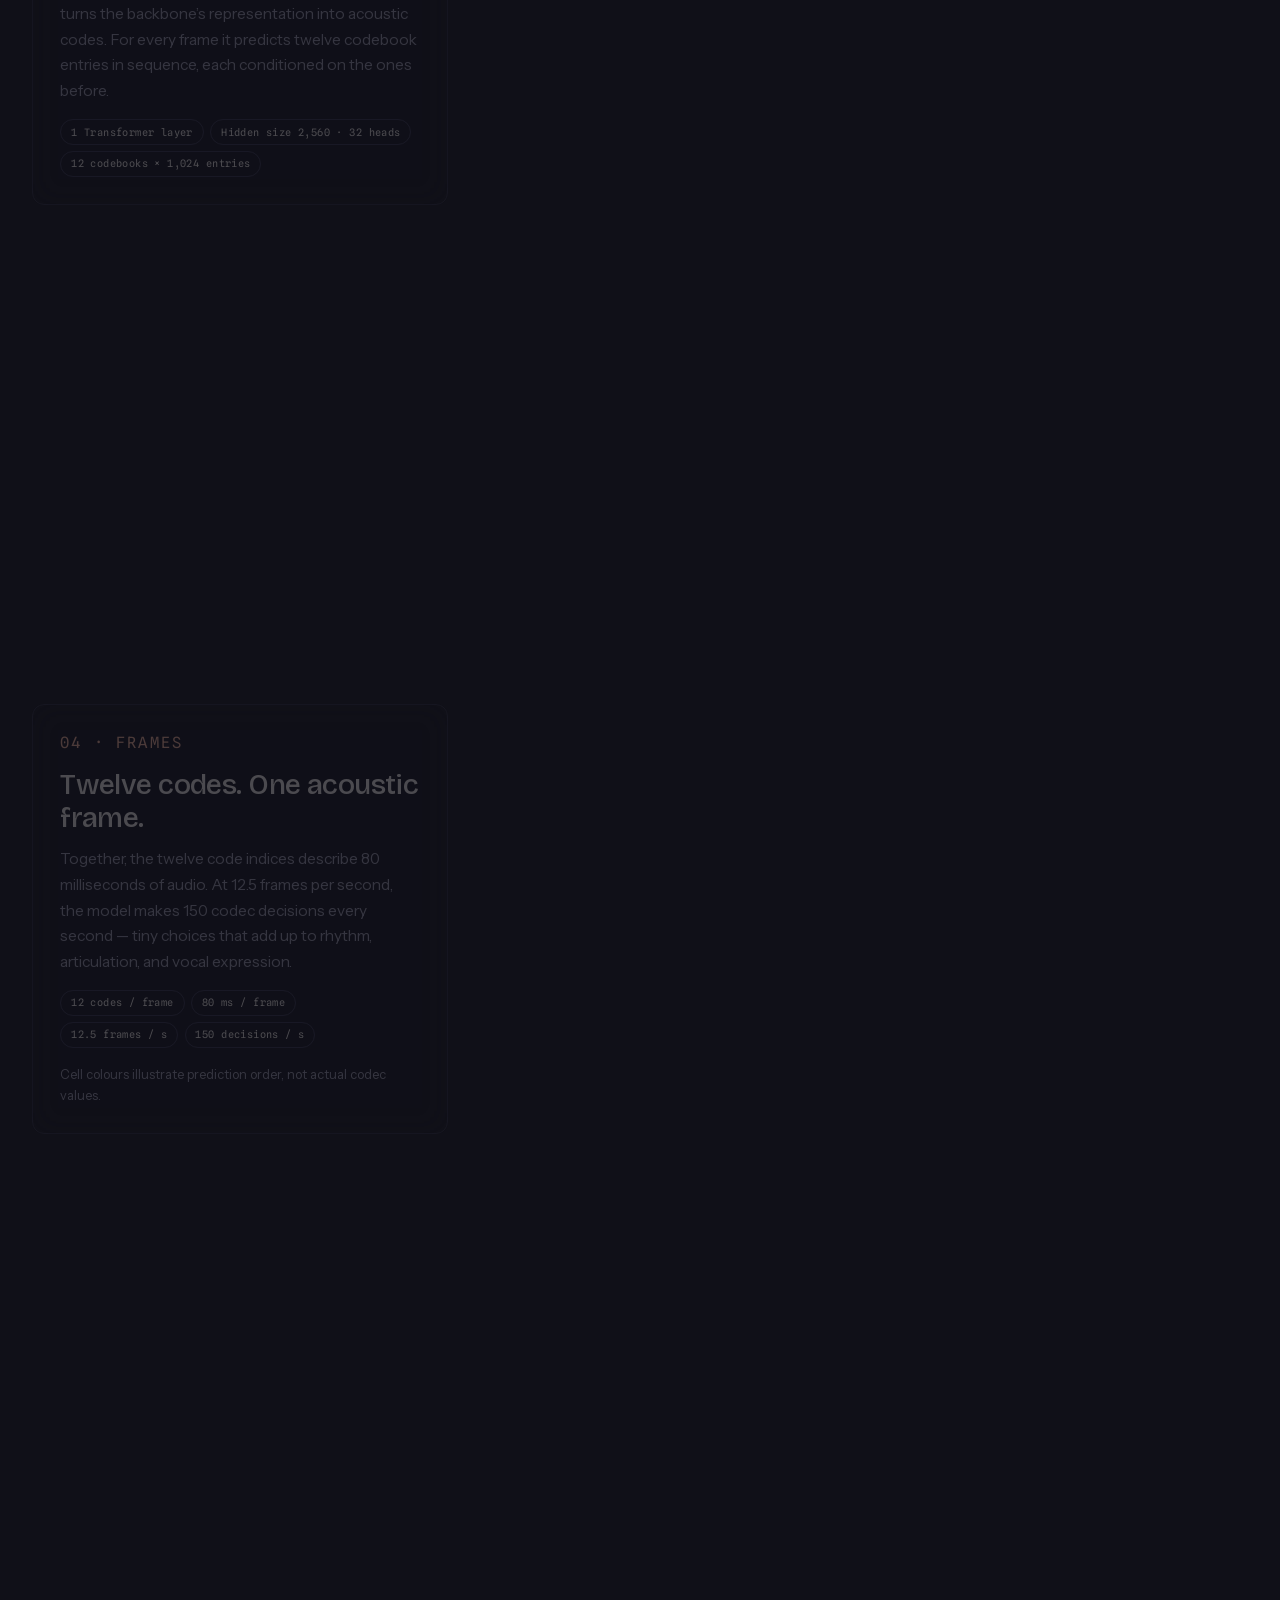
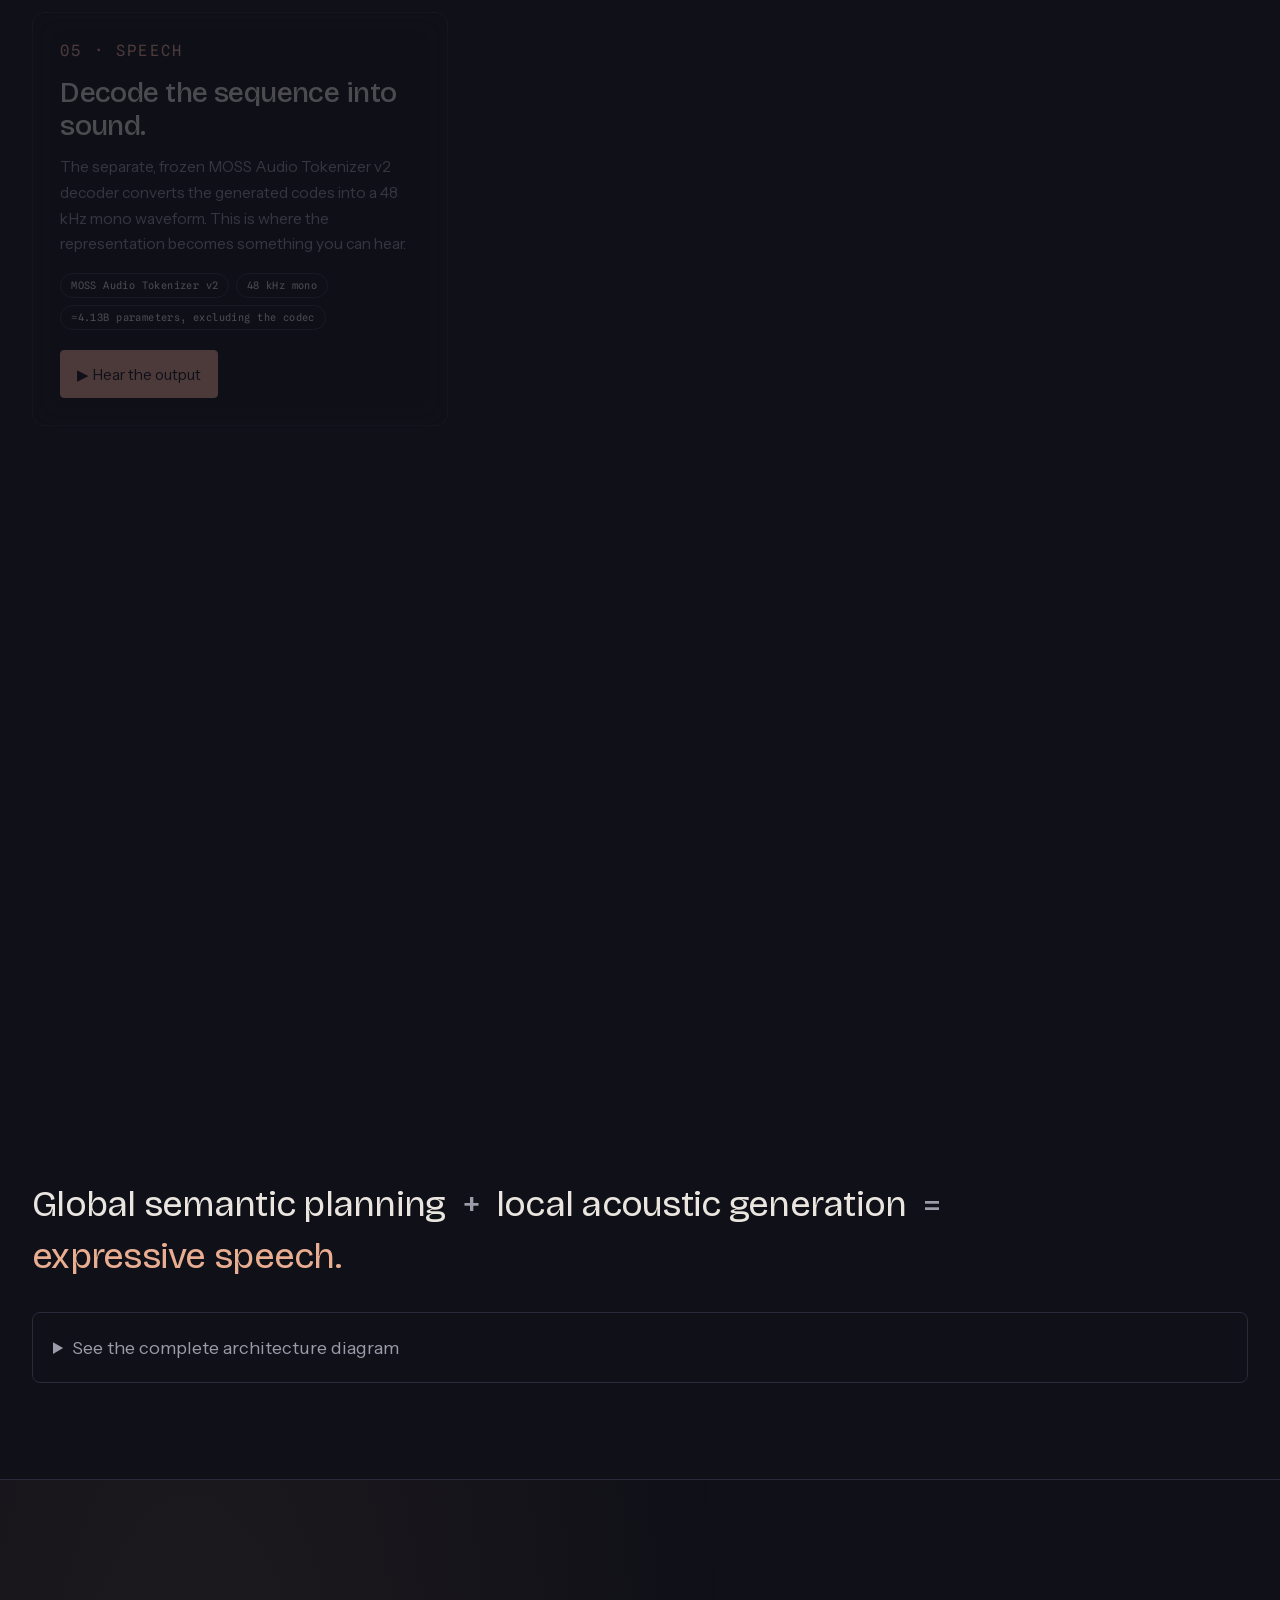
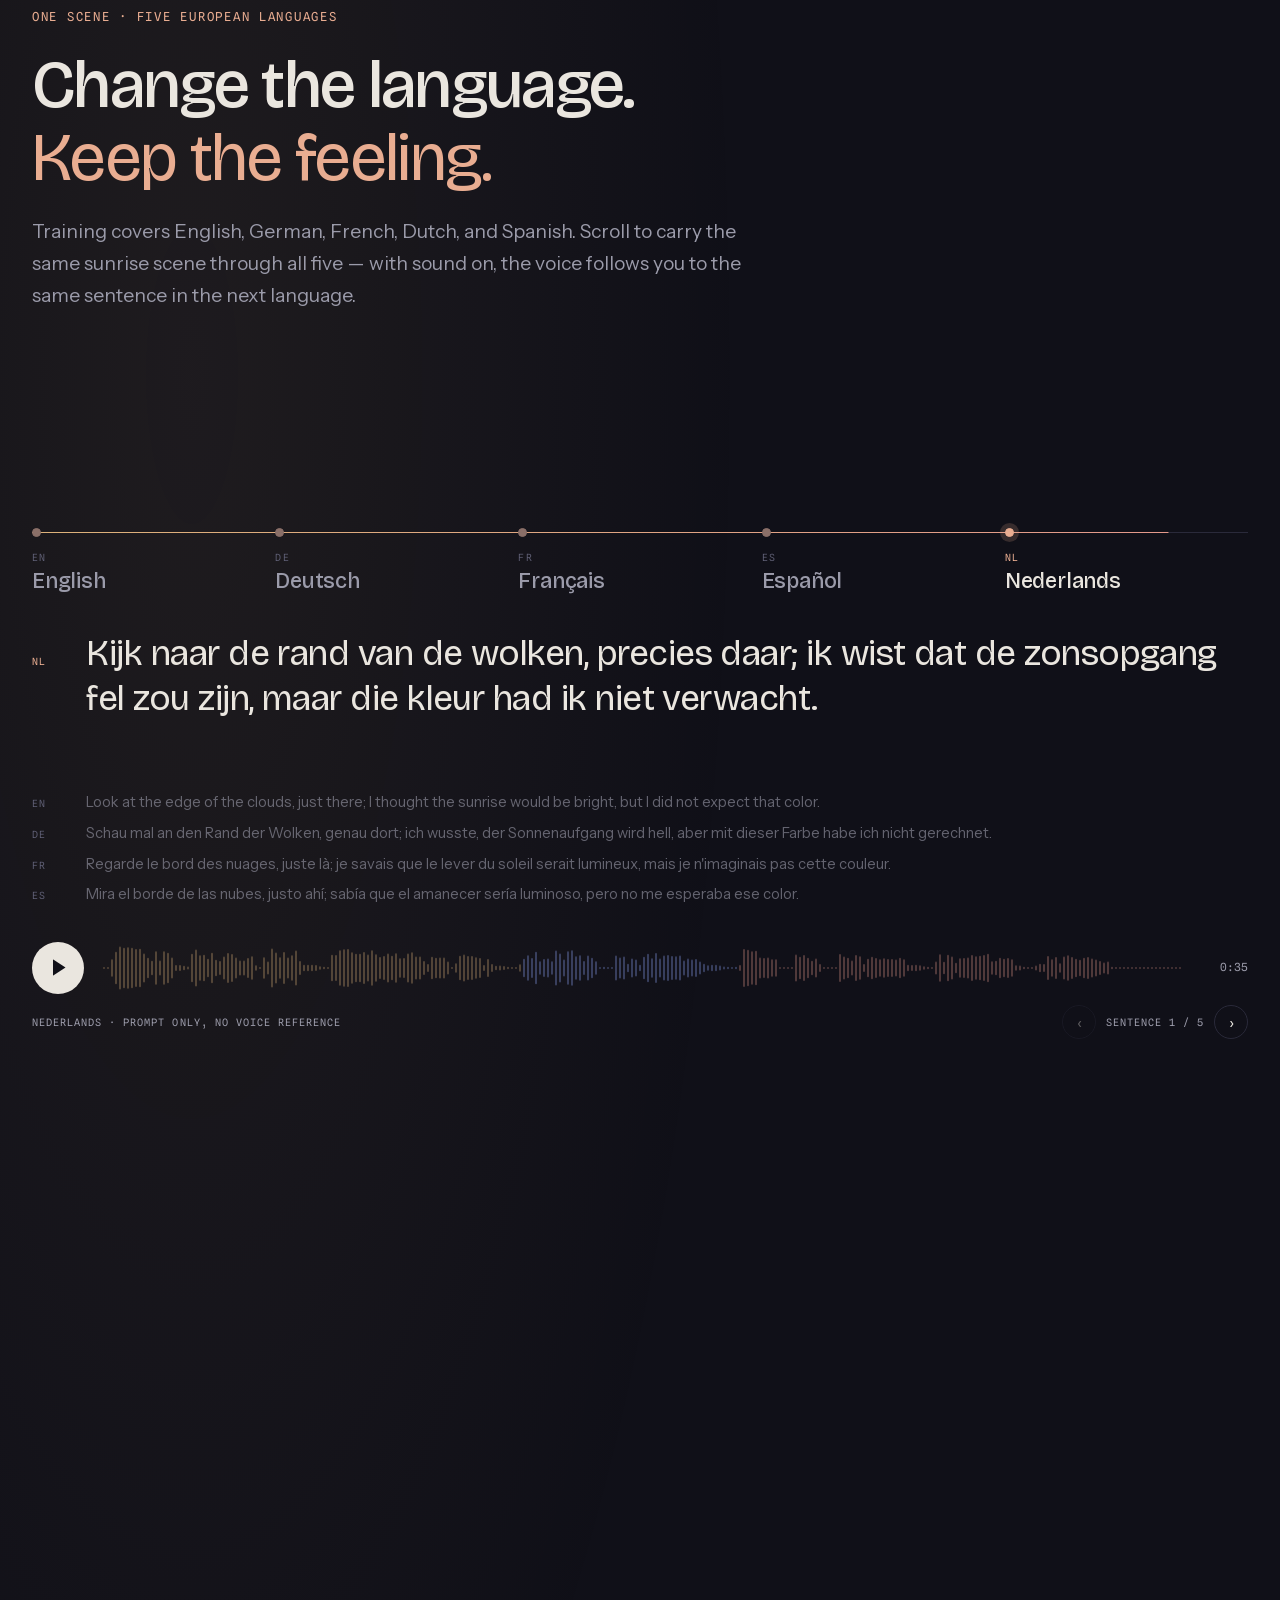
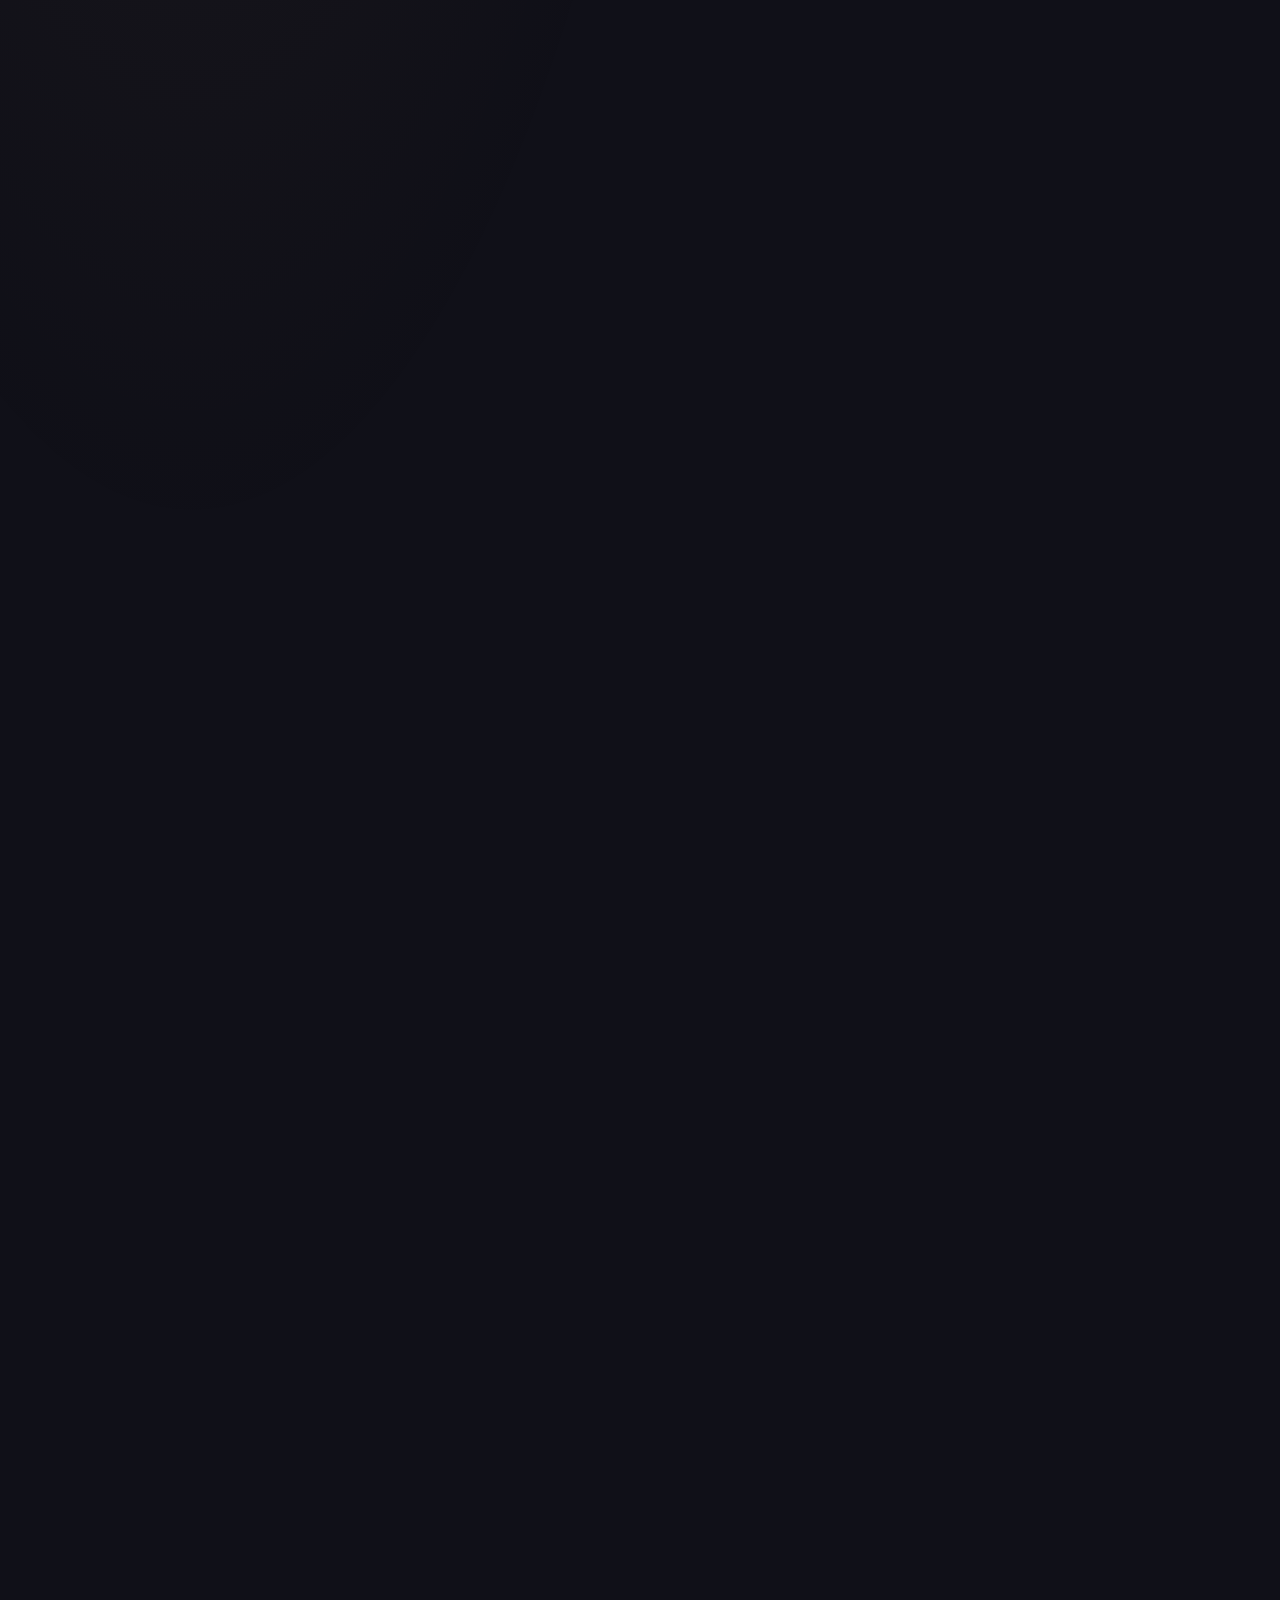
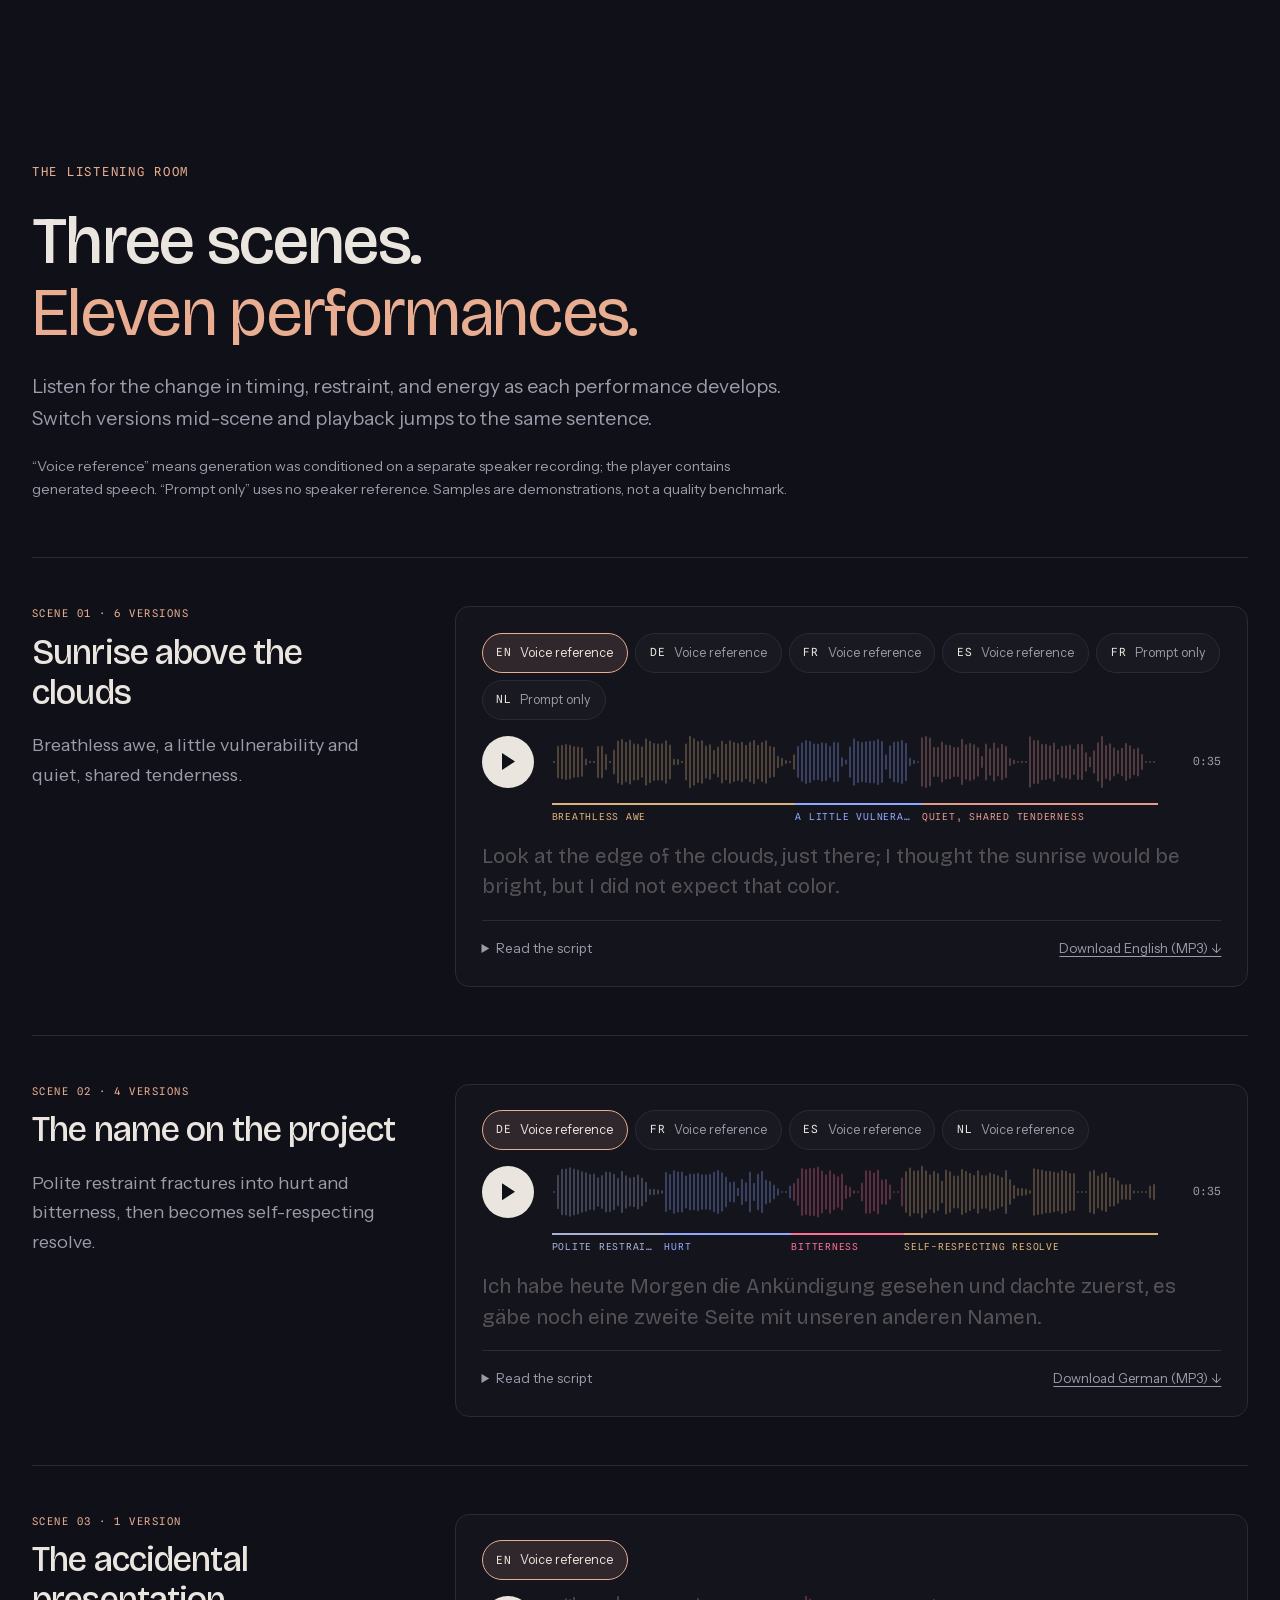
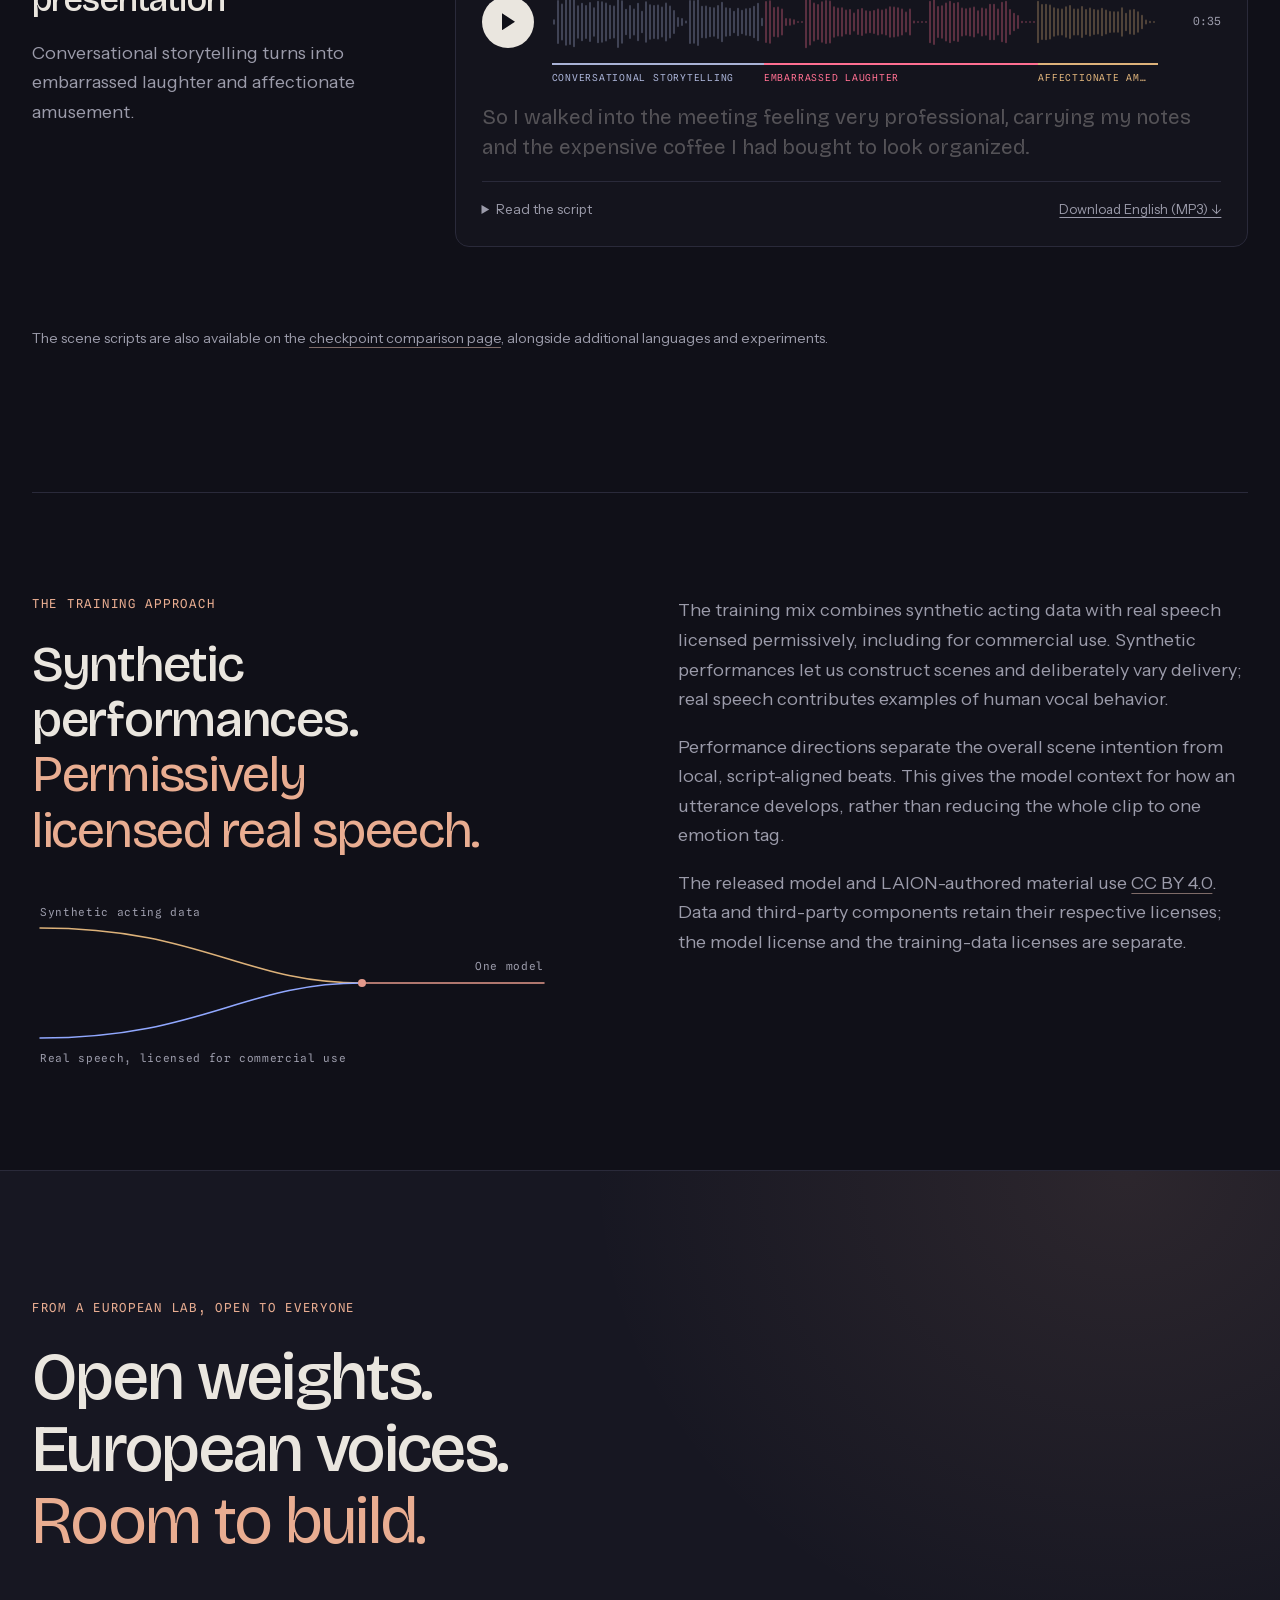
<file: docs/blog/humaneness-voice-large-1-3-alpha/index.html>
<!doctype html>
<html lang="en" class="no-js">
<head>
<meta charset="utf-8"><meta name="viewport" content="width=device-width, initial-scale=1">
<meta name="theme-color" content="#101018">
<meta name="robots" content="noindex">
<meta name="description" content="Expressive speech from words and performance directions. Scroll through the architecture, then hear one performance move across five European languages.">
<title>Humaneness Voice Large 1.3 Alpha — Humaneness Labs</title>
<link rel="canonical" href="https://humaneness.ai/blog/humaneness-voice-large-1-3-alpha/">
<meta property="og:type" content="article"><meta property="og:title" content="Humaneness Voice Large 1.3 Alpha">
<meta property="og:description" content="Expressive speech from words and performance directions. Scroll through the architecture, then hear one performance move across five European languages."><meta property="og:url" content="https://humaneness.ai/blog/humaneness-voice-large-1-3-alpha/">
<meta property="og:image" content="https://humaneness.ai/assets/og/og-image.png"><meta name="twitter:card" content="summary_large_image">
<link rel="icon" href="../../logo.svg" type="image/svg+xml">
<link rel="preload" href="../../assets/fonts/bricolage-grotesque-latin-variable.woff2" as="font" type="font/woff2" crossorigin>
<link rel="preload" href="../../assets/fonts/instrument-sans-latin-variable.woff2" as="font" type="font/woff2" crossorigin>
<link rel="stylesheet" href="../../assets/css/main.css?v=380a3c6ade99">
<link rel="stylesheet" href="../../assets/css/blog.css?v=b44b9e291b29">
<link rel="stylesheet" href="../../assets/css/voice-player.css?v=4abcafb1af4b">
<link rel="stylesheet" href="../../assets/css/voice-release.css?v=9bd09a685a20">
</head>
<body class="vr-page">
<a class="skip-link" href="#main">Skip to content</a>
<header class="site-header" aria-label="Primary"><a class="wordmark" href="../../" aria-label="Humaneness Labs, home"><span class="brand-mark" aria-hidden="true"></span><span>Humaneness Labs</span></a>
<nav class="site-nav" aria-label="Main navigation"><a class="text-link" href="../../blog/">Blog</a><a class="text-link" href="../../about.html">About us</a><a class="text-link site-header__contact" href="../../#contact">Research partnerships</a>
</nav>
</header>

<main id="main" class="vr" tabindex="-1">

<section class="vr-hero" aria-labelledby="vr-title" data-zone="hero">
  <div class="vr-hero__glow" aria-hidden="true"></div>
  <div class="vr-shell vr-hero__inner">
    <p class="eyebrow vr-rise">Release 03 · Voice research · <time datetime="2026-10-23">23 October 2026</time></p>
    <h1 id="vr-title" class="vr-hero__title"><span class="vr-rise">A voice with</span> <em class="vr-rise">room to change.</em></h1>
    <p class="vr-hero__intro vr-rise">Introducing <strong>Humaneness Voice Large 1.3 Alpha</strong> — expressive speech shaped by words, performance directions, and the movement of a scene.</p>
    <div class="vr-hero__actions vr-rise">
      <button type="button" class="vr-listen" data-hero-toggle aria-pressed="false" hidden>
        <span class="vr-listen__disc" aria-hidden="true"><span class="vplayer__icon"></span></span>
        <span class="vr-listen__text"><strong data-hero-title>Hear it first</strong><small data-hero-sub>35 sec · English · headphones on</small></span>
      </button>
      <a class="button" href="https://huggingface.co/laion/Humaneness-Voice-Large-1.3-Alpha">Explore the model ↗</a>
    </div>
    <div class="vr-hero__fallback" data-hero-fallback>
      <span class="audio-label" id="hero-audio-label">English · Sunrise above the clouds · ~35 sec</span>
      <audio controls preload="none" aria-labelledby="hero-audio-label"><source src="../../assets/audio/voice-large-1-3-alpha/awe_tenderness_en_reference.mp3" type="audio/mpeg"></audio>
    </div>
    <p class="vr-caption vr-hero__caption" data-hero-caption aria-hidden="true"></p>
  </div>
  <canvas class="vr-hero__wave" data-hero-wave aria-hidden="true"></canvas>
  <a class="vr-scroll-cue" href="#arc"><span>Scroll</span></a>
</section>

<section class="vr-shell vr-stats" aria-label="Model at a glance">
  <dl>
    <div data-reveal><dt>Parameters</dt><dd data-count="4.13" data-decimals="2" data-suffix="B">4.13B</dd></div>
    <div data-reveal style="--i:1"><dt>Training languages</dt><dd data-count="5">5</dd></div>
    <div data-reveal style="--i:2"><dt>Acoustic codes per frame</dt><dd data-count="12">12</dd></div>
    <div data-reveal style="--i:3"><dt>Audio output</dt><dd data-count="48" data-suffix=" kHz">48 kHz</dd></div>
  </dl>
  <p class="small-note">Full supervised fine-tuning release · Final checkpoint completed 22 October 2026</p>
</section>

<section class="vr-shell vr-arc" id="arc" aria-labelledby="arc-title" data-zone="hero">
  <div class="vr-arc__head">
    <p class="eyebrow" data-reveal>Beyond a single emotional label</p>
    <h2 id="arc-title" data-reveal>A performance can turn <em>within a sentence.</em></h2>
  </div>
  <div class="vr-arc__copy">
    <p data-reveal>Awe can soften into tenderness. A polite reply can fracture into hurt, then settle into resolve. These transitions are what we want to explore with Humaneness Voice.</p>
    <p data-reveal>Version 1.3 Alpha generates speech from literal text and English performance directions, with an optional separate voice reference. Its training covers English, German, French, Dutch, and Spanish.</p>
    <p data-reveal>This release continues from the 1.2 Alpha checkpoint and trains both the semantic backbone and the local talker. It is a full model checkpoint; the linked listening page also includes separate, later reinforcement-learning experiments.</p>
  </div>
  <figure class="vr-arc__figure" data-reveal>
    <div class="vplayer vplayer--arc" data-voice-player data-clip="awe_tenderness_en_reference">
      <div class="vplayer__row" data-enhanced hidden>
        <button type="button" class="vplayer__toggle" data-toggle aria-pressed="false" aria-label="Play"><span class="vplayer__icon" aria-hidden="true"></span></button>
        <div class="vplayer__wave" data-wave data-pitch="5" data-bar="3" role="slider" tabindex="0" aria-label="Seek within Sunrise above the clouds" aria-valuemin="0" aria-valuemax="35" aria-valuenow="0"><canvas></canvas></div>
        <span class="vplayer__time" data-time>0:35</span>
      </div>
      <div class="vplayer__beats" data-beats data-enhanced hidden></div>
      <p class="vplayer__caption vr-caption" data-caption data-enhanced hidden></p>
      <div class="vplayer__fallback" data-fallback><audio controls preload="none"><source src="../../assets/audio/voice-large-1-3-alpha/awe_tenderness_en_reference.mp3" type="audio/mpeg"></audio></div>
    </div>
    <figcaption class="small-note">Sunrise above the clouds · English, with voice reference. Beats follow the script’s sentences; their positions are approximate. Tap the waveform to listen from any moment.</figcaption>
  </figure>
</section>

<section class="vr-arch" id="walkthrough" aria-labelledby="arch-title">
  <header class="vr-shell vr-arch__intro">
    <p class="eyebrow" data-reveal>Inside the model</p>
    <h2 id="arch-title" data-reveal>From an idea <em>to a waveform.</em></h2>
    <p class="vr-lede" data-reveal>A large backbone for meaning. A small talker for sound. Twelve acoustic codes at a time. Keep scrolling — the model assembles itself, stage by stage.</p>
  </header>
  <div class="vr-arch__track" data-arch data-zone="arch">
    <div class="vr-arch__stage">
      <canvas data-arch-canvas aria-hidden="true"></canvas>
      <nav class="vr-arch__rail" aria-label="Architecture stages">
        <ol>
          <li><a href="#step-1" data-rail><span>01</span>Direction</a></li>
          <li><a href="#step-2" data-rail><span>02</span>Meaning</a></li>
          <li><a href="#step-3" data-rail><span>03</span>Talker</a></li>
          <li><a href="#step-4" data-rail><span>04</span>Frames</a></li>
          <li><a href="#step-5" data-rail><span>05</span>Speech</a></li>
        </ol>
        <span class="vr-arch__progress" aria-hidden="true"><i data-arch-fill></i></span>
      </nav>
      <p class="vr-arch__hud" data-arch-hud aria-hidden="true"></p>
    </div>
    <div class="vr-arch__steps">
      <article class="vr-step" id="step-1" aria-labelledby="step-1-title">
        <div class="vr-step__card">
          <p class="eyebrow">01 · Direction</p>
          <h3 id="step-1-title">Start with what the voice should mean.</h3>
          <p>The input combines the words to say with English performance directions: scene intent, emotional movement, pauses, and delivery. A separate speaker reference can guide voice identity.</p>
          <ul class="vr-specs"><li>Literal text</li><li>Performance direction</li><li>Voice reference · optional</li></ul>
        </div>
      </article>
      <article class="vr-step" id="step-2" aria-labelledby="step-2-title">
        <div class="vr-step__card">
          <p class="eyebrow">02 · Meaning</p>
          <h3 id="step-2-title">A large backbone carries the context.</h3>
          <p>A 36-layer Transformer builds the representation that conditions speech generation. The same context carries literal words, pronunciation cues, and expressive intent — what should be said, and how it should feel.</p>
          <ul class="vr-specs"><li>36 layers</li><li>Hidden size 2,560</li><li>32 attention heads · 8 KV heads</li><li>Context up to 32,768 tokens</li></ul>
        </div>
      </article>
      <article class="vr-step" id="step-3" aria-labelledby="step-3-title">
        <div class="vr-step__card">
          <p class="eyebrow">03 · Talker</p>
          <h3 id="step-3-title">A small talker makes local decisions.</h3>
          <p>A compact, one-layer autoregressive Transformer turns the backbone’s representation into acoustic codes. For every frame it predicts twelve codebook entries in sequence, each conditioned on the ones before.</p>
          <ul class="vr-specs"><li>1 Transformer layer</li><li>Hidden size 2,560 · 32 heads</li><li>12 codebooks × 1,024 entries</li></ul>
        </div>
      </article>
      <article class="vr-step" id="step-4" aria-labelledby="step-4-title">
        <div class="vr-step__card">
          <p class="eyebrow">04 · Frames</p>
          <h3 id="step-4-title">Twelve codes. One acoustic frame.</h3>
          <p>Together, the twelve code indices describe 80 milliseconds of audio. At 12.5 frames per second, the model makes 150 codec decisions every second — tiny choices that add up to rhythm, articulation, and vocal expression.</p>
          <ul class="vr-specs"><li>12 codes / frame</li><li>80 ms / frame</li><li>12.5 frames / s</li><li>150 decisions / s</li></ul>
          <p class="small-note">Cell colours illustrate prediction order, not actual codec values.</p>
        </div>
      </article>
      <article class="vr-step" id="step-5" aria-labelledby="step-5-title">
        <div class="vr-step__card">
          <p class="eyebrow">05 · Speech</p>
          <h3 id="step-5-title">Decode the sequence into sound.</h3>
          <p>The separate, frozen MOSS Audio Tokenizer v2 decoder converts the generated codes into a 48 kHz mono waveform. This is where the representation becomes something you can hear.</p>
          <ul class="vr-specs"><li>MOSS Audio Tokenizer v2</li><li>48 kHz mono</li><li>≈4.13B parameters, excluding the codec</li></ul>
          <button type="button" class="button button--primary vr-step__play" data-arch-play aria-pressed="false" hidden>▶ Hear the output</button>
          <p class="vr-caption vr-step__caption" data-arch-caption aria-hidden="true"></p>
        </div>
      </article>
    </div>
  </div>
  <div class="vr-shell vr-arch__after">
    <p class="vr-keyidea" data-reveal><span>Global semantic planning</span><b aria-hidden="true">+</b><span>local acoustic generation</span><b aria-hidden="true">=</b><em>expressive speech.</em></p>
    <details class="vr-diagram">
      <summary>See the complete architecture diagram</summary>
      <img src="../../assets/images/blog/voice-large-1-3-architecture.png" alt="Five-stage architecture: language input, 36-layer semantic backbone, one-layer local talker, twelve acoustic codes per 80 ms frame, and MOSS decoding to 48 kHz audio. The technical details are also described in the stages above." width="1672" height="941" loading="lazy">
      <p class="small-note"><a href="../../assets/images/blog/voice-large-1-3-architecture.png">Open the full-size diagram ↗</a></p>
    </details>
  </div>
</section>

<section class="vr-europe" id="languages" aria-labelledby="europe-title">
  <div class="vr-shell vr-europe__intro">
    <p class="eyebrow" data-reveal>One scene · five European languages</p>
    <h2 id="europe-title" data-reveal>Change the language. <em>Keep the feeling.</em></h2>
    <p class="vr-lede" data-reveal>Training covers English, German, French, Dutch, and Spanish. Scroll to carry the same sunrise scene through all five — with sound on, the voice follows you to the same sentence in the next language.</p>
  </div>
  <div class="vr-europe__track" data-europe data-zone="europe">
    <div class="vr-europe__sticky">
      <div class="vr-shell vr-europe__inner">
        <ol class="vr-langs" aria-label="Languages" data-enhanced hidden>
          <li data-lang-stop><span>EN</span>English</li>
          <li data-lang-stop><span>DE</span>Deutsch</li>
          <li data-lang-stop><span>FR</span>Français</li>
          <li data-lang-stop><span>ES</span>Español</li>
          <li data-lang-stop><span>NL</span>Nederlands</li>
          <li class="vr-langs__line" aria-hidden="true"><i data-langs-fill></i></li>
        </ol>
        <div class="vr-parallel" data-parallel>
          <p class="vr-line is-active" lang="en"><span class="vr-line__lang">EN</span><span class="vr-line__text">Look at the edge of the clouds, just there; I thought the sunrise would be bright, but I did not expect that color.</span></p>
          <p class="vr-line" lang="de"><span class="vr-line__lang">DE</span><span class="vr-line__text">Schau mal an den Rand der Wolken, genau dort; ich wusste, der Sonnenaufgang wird hell, aber mit dieser Farbe habe ich nicht gerechnet.</span></p>
          <p class="vr-line" lang="fr"><span class="vr-line__lang">FR</span><span class="vr-line__text">Regarde le bord des nuages, juste là; je savais que le lever du soleil serait lumineux, mais je n'imaginais pas cette couleur.</span></p>
          <p class="vr-line" lang="es"><span class="vr-line__lang">ES</span><span class="vr-line__text">Mira el borde de las nubes, justo ahí; sabía que el amanecer sería luminoso, pero no me esperaba ese color.</span></p>
          <p class="vr-line" lang="nl"><span class="vr-line__lang">NL</span><span class="vr-line__text">Kijk naar de rand van de wolken, precies daar; ik wist dat de zonsopgang fel zou zijn, maar die kleur had ik niet verwacht.</span></p>
        </div>
        <div class="vr-europe__player" data-enhanced hidden>
          <div class="vplayer vplayer--europe" data-voice-player data-clip="awe_tenderness_en_reference">
            <div class="vplayer__row" data-enhanced hidden>
              <button type="button" class="vplayer__toggle" data-toggle aria-pressed="false" aria-label="Play"><span class="vplayer__icon" aria-hidden="true"></span></button>
              <div class="vplayer__wave" data-wave role="slider" tabindex="0" aria-label="Seek within the current language" aria-valuemin="0" aria-valuemax="35" aria-valuenow="0"><canvas></canvas></div>
              <span class="vplayer__time" data-time>0:35</span>
            </div>
          </div>
          <div class="vr-europe__meta">
            <span data-europe-mode>English · with voice reference</span>
            <span class="vr-stepper"><button type="button" data-sentence-prev aria-label="Previous sentence">‹</button><span data-europe-sentence>Sentence 1 / 5</span><button type="button" data-sentence-next aria-label="Next sentence">›</button></span>
          </div>
        </div>
      </div>
    </div>
  </div>
</section>

<section class="vr-shell vr-room" id="listen" aria-labelledby="listen-title" data-zone="room">
  <header class="vr-room__head">
    <p class="eyebrow" data-reveal>The listening room</p>
    <h2 id="listen-title" data-reveal>Three scenes. <em>Eleven performances.</em></h2>
    <p class="vr-lede" data-reveal>Listen for the change in timing, restraint, and energy as each performance develops. Switch versions mid-scene and playback jumps to the same sentence.</p>
    <p class="small-note" data-reveal>“Voice reference” means generation was conditioned on a separate speaker recording; the player contains generated speech. “Prompt only” uses no speaker reference. Samples are demonstrations, not a quality benchmark.</p>
  </header>

  <article class="vr-scene" data-scene="awe_tenderness" aria-labelledby="scene-1-title" data-reveal>
    <div class="vr-scene__info">
      <p class="vr-scene__num">Scene 01 · 6 versions</p>
      <h3 id="scene-1-title">Sunrise above the clouds</h3>
      <p>Breathless awe, a little vulnerability and quiet, shared tenderness.</p>
    </div>
    <div class="vr-scene__player">
      <div class="vplayer" data-voice-player data-clip="awe_tenderness_en_reference">
        <div class="vplayer__variants" role="group" aria-label="Version" data-enhanced hidden>
          <button type="button" class="vplayer__variant" data-variant="awe_tenderness_en_reference" aria-pressed="true"><b>EN</b>Voice reference</button>
          <button type="button" class="vplayer__variant" data-variant="awe_tenderness_de_reference" aria-pressed="false"><b>DE</b>Voice reference</button>
          <button type="button" class="vplayer__variant" data-variant="awe_tenderness_fr_reference" aria-pressed="false"><b>FR</b>Voice reference</button>
          <button type="button" class="vplayer__variant" data-variant="awe_tenderness_es_reference" aria-pressed="false"><b>ES</b>Voice reference</button>
          <button type="button" class="vplayer__variant" data-variant="awe_tenderness_fr_prompt_only" aria-pressed="false"><b>FR</b>Prompt only</button>
          <button type="button" class="vplayer__variant" data-variant="awe_tenderness_nl_prompt_only" aria-pressed="false"><b>NL</b>Prompt only</button>
        </div>
        <div class="vplayer__row" data-enhanced hidden>
          <button type="button" class="vplayer__toggle" data-toggle aria-pressed="false" aria-label="Play"><span class="vplayer__icon" aria-hidden="true"></span></button>
          <div class="vplayer__wave" data-wave role="slider" tabindex="0" aria-label="Seek" aria-valuemin="0" aria-valuemax="35" aria-valuenow="0"><canvas></canvas></div>
          <span class="vplayer__time" data-time>0:35</span>
        </div>
        <div class="vplayer__beats" data-beats data-enhanced hidden></div>
        <p class="vplayer__caption vr-caption" data-caption data-enhanced hidden></p>
        <ul class="vplayer__fallback" data-fallback>
          <li>English · voice reference<audio controls preload="none" src="../../assets/audio/voice-large-1-3-alpha/awe_tenderness_en_reference.mp3"></audio></li>
          <li>German · voice reference<audio controls preload="none" src="../../assets/audio/voice-large-1-3-alpha/awe_tenderness_de_reference.mp3"></audio></li>
          <li>French · voice reference<audio controls preload="none" src="../../assets/audio/voice-large-1-3-alpha/awe_tenderness_fr_reference.mp3"></audio></li>
          <li>Spanish · voice reference<audio controls preload="none" src="../../assets/audio/voice-large-1-3-alpha/awe_tenderness_es_reference.mp3"></audio></li>
          <li>French · prompt only<audio controls preload="none" src="../../assets/audio/voice-large-1-3-alpha/awe_tenderness_fr_prompt_only.mp3"></audio></li>
          <li>Dutch · prompt only<audio controls preload="none" src="../../assets/audio/voice-large-1-3-alpha/awe_tenderness_nl_prompt_only.mp3"></audio></li>
        </ul>
      </div>
      <div class="vr-scene__links">
        <details class="vr-script">
          <summary>Read the script</summary>
          <div data-script-lang="en"><p class="vr-script__lang">English</p><p lang="en" data-script>Look at the edge of the clouds, just there; I thought the sunrise would be bright, but I did not expect that color. All those months of planning, and now the whole world seems to be waking up beneath this little window beside us. I keep trying to think of something clever to say... but honestly, I feel very small, and a little overwhelmed. You do not have to say anything either; put your hand here and let us just watch it change for a moment. When we get home, I will forget the exact shape of the clouds, but I do not think I will forget being here with you.</p></div>
          <div data-script-lang="de"><p class="vr-script__lang">German</p><p lang="de" data-script>Schau mal an den Rand der Wolken, genau dort; ich wusste, der Sonnenaufgang wird hell, aber mit dieser Farbe habe ich nicht gerechnet. Nach all diesen Monaten der Planung scheint jetzt die ganze Welt unter unserem kleinen Fenster langsam wieder aufzuwachen. Ich versuche die ganze Zeit, etwas Kluges zu sagen... aber ehrlich gesagt fühle ich mich gerade sehr klein und ziemlich überwältigt. Du musst auch nichts sagen; leg einfach deine Hand hierher, und lass uns einen Moment gemeinsam zusehen, wie sich alles verändert. Zu Hause werde ich die genaue Form der Wolken vergessen, aber nicht, wie es war, diesen Augenblick mit dir zu erleben.</p></div>
          <div data-script-lang="fr"><p class="vr-script__lang">French</p><p lang="fr" data-script>Regarde le bord des nuages, juste là; je savais que le lever du soleil serait lumineux, mais je n'imaginais pas cette couleur. Après tous ces mois de préparation, on dirait que le monde entier se réveille doucement sous cette petite fenêtre près de nous. Je cherche quelque chose d'intelligent à dire... mais en vérité, je me sens tout petit et un peu dépassé par ce moment. Tu n'as pas besoin de parler non plus; pose ta main ici et regardons simplement la lumière changer pendant quelques instants. En rentrant, j'oublierai sans doute la forme exacte des nuages, mais je crois que je n'oublierai jamais d'avoir été ici avec toi.</p></div>
          <div data-script-lang="es"><p class="vr-script__lang">Spanish</p><p lang="es" data-script>Mira el borde de las nubes, justo ahí; sabía que el amanecer sería luminoso, pero no me esperaba ese color. Después de tantos meses de preparativos, parece que el mundo entero está despertando despacio debajo de esta pequeña ventana junto a nosotros. Llevo un rato intentando pensar en algo inteligente que decir... pero sinceramente, me siento muy pequeño y un poco sobrepasado. Tú tampoco tienes que decir nada; pon la mano aquí y vamos a mirar juntos cómo cambia la luz durante un momento. Cuando volvamos a casa olvidaré la forma exacta de las nubes, pero creo que nunca olvidaré haber compartido este instante contigo.</p></div>
          <div data-script-lang="nl"><p class="vr-script__lang">Dutch</p><p lang="nl" data-script>Kijk naar de rand van de wolken, precies daar; ik wist dat de zonsopgang fel zou zijn, maar die kleur had ik niet verwacht. Na al die maanden plannen lijkt nu de hele wereld langzaam wakker te worden onder dit kleine raam naast ons. Ik probeer steeds iets verstandigs te bedenken om te zeggen... maar eerlijk gezegd voel ik me heel klein en een beetje overweldigd. Jij hoeft ook niets te zeggen; leg je hand maar hier en laten we gewoon even samen kijken hoe alles verandert. Thuis zal ik de precieze vorm van de wolken vergeten, maar volgens mij vergeet ik nooit hoe het was om hier met jou te zijn.</p></div>
        </details>
        <a class="vr-download" data-download href="../../assets/audio/voice-large-1-3-alpha/awe_tenderness_en_reference.mp3" download>Download this version (MP3) ↓</a>
      </div>
    </div>
  </article>

  <article class="vr-scene" data-scene="betrayal_resolve" aria-labelledby="scene-2-title" data-reveal>
    <div class="vr-scene__info">
      <p class="vr-scene__num">Scene 02 · 4 versions</p>
      <h3 id="scene-2-title">The name on the project</h3>
      <p>Polite restraint fractures into hurt and bitterness, then becomes self-respecting resolve.</p>
    </div>
    <div class="vr-scene__player">
      <div class="vplayer" data-voice-player data-clip="betrayal_resolve_de_reference">
        <div class="vplayer__variants" role="group" aria-label="Version" data-enhanced hidden>
          <button type="button" class="vplayer__variant" data-variant="betrayal_resolve_de_reference" aria-pressed="true"><b>DE</b>Voice reference</button>
          <button type="button" class="vplayer__variant" data-variant="betrayal_resolve_fr_reference" aria-pressed="false"><b>FR</b>Voice reference</button>
          <button type="button" class="vplayer__variant" data-variant="betrayal_resolve_es_reference" aria-pressed="false"><b>ES</b>Voice reference</button>
          <button type="button" class="vplayer__variant" data-variant="betrayal_resolve_nl_reference" aria-pressed="false"><b>NL</b>Voice reference</button>
        </div>
        <div class="vplayer__row" data-enhanced hidden>
          <button type="button" class="vplayer__toggle" data-toggle aria-pressed="false" aria-label="Play"><span class="vplayer__icon" aria-hidden="true"></span></button>
          <div class="vplayer__wave" data-wave role="slider" tabindex="0" aria-label="Seek" aria-valuemin="0" aria-valuemax="35" aria-valuenow="0"><canvas></canvas></div>
          <span class="vplayer__time" data-time>0:35</span>
        </div>
        <div class="vplayer__beats" data-beats data-enhanced hidden></div>
        <p class="vplayer__caption vr-caption" data-caption data-enhanced hidden></p>
        <ul class="vplayer__fallback" data-fallback>
          <li>German · voice reference<audio controls preload="none" src="../../assets/audio/voice-large-1-3-alpha/betrayal_resolve_de_reference.mp3"></audio></li>
          <li>French · voice reference<audio controls preload="none" src="../../assets/audio/voice-large-1-3-alpha/betrayal_resolve_fr_reference.mp3"></audio></li>
          <li>Spanish · voice reference<audio controls preload="none" src="../../assets/audio/voice-large-1-3-alpha/betrayal_resolve_es_reference.mp3"></audio></li>
          <li>Dutch · voice reference<audio controls preload="none" src="../../assets/audio/voice-large-1-3-alpha/betrayal_resolve_nl_reference.mp3"></audio></li>
        </ul>
      </div>
      <div class="vr-scene__links">
        <details class="vr-script">
          <summary>Read the script</summary>
          <div data-script-lang="de"><p class="vr-script__lang">German</p><p lang="de" data-script>Ich habe heute Morgen die Ankündigung gesehen und dachte zuerst, es gäbe noch eine zweite Seite mit unseren anderen Namen. Aber da stand nur deiner, direkt unter der Idee, an der wir hier gemeinsam gearbeitet haben, als längst alle anderen zu Hause waren. Du hast sogar den kleinen Satz übernommen, den ich ans Fenster geschrieben habe... irgendwie ist das beinahe schon komisch. Ich verlange keine wunderschöne Entschuldigung; ich möchte, dass du die Ankündigung korrigierst und die Arbeit des ganzen Teams anerkennst. Danach können wir darüber reden, ob wir wieder zusammenarbeiten, aber erst musst du verstehen, warum ich das nicht einfach weglächeln kann.</p></div>
          <div data-script-lang="fr"><p class="vr-script__lang">French</p><p lang="fr" data-script>J'ai vu l'annonce ce matin, et j'ai d'abord pensé qu'il devait y avoir une autre page avec les noms de notre équipe. Mais il n'y avait que le tien, sous cette idée que nous avons construite ensemble quand tout le monde était déjà parti. Tu as même repris la petite phrase que j'avais écrite sur la fenêtre... c'est presque drôle, d'une façon vraiment triste. Je ne te demande pas de belles excuses; je te demande de corriger l'annonce et de reconnaître le travail de toute l'équipe. Ensuite, nous pourrons parler de travailler à nouveau ensemble, mais comprends d'abord pourquoi je ne peux pas simplement sourire et oublier.</p></div>
          <div data-script-lang="es"><p class="vr-script__lang">Spanish</p><p lang="es" data-script>Vi el anuncio esta mañana y al principio pensé que habría otra página con los nombres de las demás personas del equipo. Pero solamente estaba el tuyo, debajo de la idea que construimos juntos cuando todos los demás ya se habían marchado a casa. Hasta utilizaste aquella frase que escribí en la ventana... casi tiene gracia, pero de una manera bastante triste, la verdad. No te estoy pidiendo una disculpa preciosa; te estoy pidiendo que corrijas el anuncio y reconozcas el trabajo de todo el equipo. Después podremos hablar de volver a trabajar juntos, pero primero tienes que entender por qué no puedo sonreír y olvidarlo sin más.</p></div>
          <div data-script-lang="nl"><p class="vr-script__lang">Dutch</p><p lang="nl" data-script>Ik zag de aankondiging vanochtend en dacht eerst dat er vast nog een tweede pagina met onze andere namen was. Maar alleen jouw naam stond er, onder het idee waar wij samen aan werkten terwijl iedereen al lang naar huis was. Je hebt zelfs dat zinnetje gebruikt dat ik op het raam schreef... op een heel ellendige manier is dat bijna grappig. Ik vraag niet om een prachtig excuus; ik wil dat je de aankondiging verbetert en het hele team de eer geeft. Daarna kunnen we praten over opnieuw samenwerken, maar eerst moet je begrijpen waarom ik dit niet zomaar kan weglachen.</p></div>
        </details>
        <a class="vr-download" data-download href="../../assets/audio/voice-large-1-3-alpha/betrayal_resolve_de_reference.mp3" download>Download this version (MP3) ↓</a>
      </div>
    </div>
  </article>

  <article class="vr-scene" data-scene="amusement_embarrassment" aria-labelledby="scene-3-title" data-reveal>
    <div class="vr-scene__info">
      <p class="vr-scene__num">Scene 03 · 1 version</p>
      <h3 id="scene-3-title">The accidental presentation</h3>
      <p>Conversational storytelling turns into embarrassed laughter and affectionate amusement.</p>
    </div>
    <div class="vr-scene__player">
      <div class="vplayer" data-voice-player data-clip="amusement_embarrassment_en_reference">
        <div class="vplayer__variants" role="group" aria-label="Version" data-enhanced hidden>
          <button type="button" class="vplayer__variant" data-variant="amusement_embarrassment_en_reference" aria-pressed="true"><b>EN</b>Voice reference</button>
        </div>
        <div class="vplayer__row" data-enhanced hidden>
          <button type="button" class="vplayer__toggle" data-toggle aria-pressed="false" aria-label="Play"><span class="vplayer__icon" aria-hidden="true"></span></button>
          <div class="vplayer__wave" data-wave role="slider" tabindex="0" aria-label="Seek" aria-valuemin="0" aria-valuemax="35" aria-valuenow="0"><canvas></canvas></div>
          <span class="vplayer__time" data-time>0:35</span>
        </div>
        <div class="vplayer__beats" data-beats data-enhanced hidden></div>
        <p class="vplayer__caption vr-caption" data-caption data-enhanced hidden></p>
        <ul class="vplayer__fallback" data-fallback>
          <li>English · voice reference<audio controls preload="none" src="../../assets/audio/voice-large-1-3-alpha/amusement_embarrassment_en_reference.mp3"></audio></li>
        </ul>
      </div>
      <div class="vr-scene__links">
        <details class="vr-script">
          <summary>Read the script</summary>
          <div data-script-lang="en"><p class="vr-script__lang">English</p><p lang="en" data-script>So I walked into the meeting feeling very professional, carrying my notes and the expensive coffee I had bought to look organized. Everyone went quiet when I connected the laptop, and I honestly thought they were impressed by how prepared I was. Then I turned around... my entire presentation was the photograph of your cat wearing that enormous orange birthday hat. I tried to explain, but the director asked whether our new strategy involved more naps, and that was the end of me. Anyway, your cat is apparently our unofficial consultant now, so please tell him I expect a very reasonable invoice.</p></div>
        </details>
        <a class="vr-download" data-download href="../../assets/audio/voice-large-1-3-alpha/amusement_embarrassment_en_reference.mp3" download>Download this version (MP3) ↓</a>
      </div>
    </div>
  </article>
  <p class="small-note">The scene scripts are also available on the <a href="https://laion-humaneness-voice-large-1-2-alpha-listening.static.hf.space/index.html">checkpoint comparison page</a>, alongside additional languages and experiments.</p>
</section>

<section class="vr-shell vr-training" aria-labelledby="training-title">
  <div>
    <p class="eyebrow" data-reveal>The training approach</p>
    <h2 id="training-title" data-reveal>Synthetic performances. <em>Permissively licensed real speech.</em></h2>
    <svg class="vr-streams" viewBox="0 0 520 170" aria-hidden="true" data-reveal>
      <path class="vr-streams__a" d="M8 30 C 170 30, 210 85, 330 85"/>
      <path class="vr-streams__b" d="M8 140 C 170 140, 210 85, 330 85"/>
      <path class="vr-streams__c" d="M330 85 L 512 85"/>
      <circle cx="330" cy="85" r="4"/>
      <text x="8" y="18">Synthetic acting data</text>
      <text x="8" y="164">Real speech, licensed for commercial use</text>
      <text x="512" y="72" text-anchor="end">One model</text>
    </svg>
  </div>
  <div class="vr-training__copy">
    <p data-reveal>The training mix combines synthetic acting data with real speech licensed permissively, including for commercial use. Synthetic performances let us construct scenes and deliberately vary delivery; real speech contributes examples of human vocal behavior.</p>
    <p data-reveal>Performance directions separate the overall scene intention from local, script-aligned beats. This gives the model context for how an utterance develops, rather than reducing the whole clip to one emotion tag.</p>
    <p data-reveal>The released model and LAION-authored material use <a href="https://huggingface.co/laion/Humaneness-Voice-Large-1.3-Alpha#license">CC BY 4.0</a>. Data and third-party components retain their respective licenses; the model license and the training-data licenses are separate.</p>
  </div>
</section>

<section class="vr-open" aria-labelledby="open-title">
  <div class="vr-shell">
    <p class="eyebrow" data-reveal>From a European lab, open to everyone</p>
    <h2 id="open-title" data-reveal>Open weights. European voices. <em>Room to build.</em></h2>
    <ul class="vr-facts">
      <li data-reveal><strong>CC BY 4.0</strong><span>The released model and LAION-authored material. Data and third-party components keep their own licenses.</span></li>
      <li data-reveal style="--i:1"><strong>5 languages</strong><span>English, German, French, Dutch, and Spanish in training.</span></li>
      <li data-reveal style="--i:2"><strong>Commercial-use speech</strong><span>Real speech in the training mix is permissively licensed, including for commercial use.</span></li>
      <li data-reveal style="--i:3"><strong>Full checkpoint</strong><span>Backbone and local talker trained together, continuing from 1.2 Alpha.</span></li>
    </ul>
    <div class="actions" data-reveal><a class="button button--primary" href="https://huggingface.co/laion/Humaneness-Voice-Large-1.3-Alpha">Get the model ↗</a><a class="button" href="https://laion-humaneness-voice-large-1-2-alpha-listening.static.hf.space/index.html">Compare checkpoints ↗</a></div>
  </div>
</section>

<section class="vr-shell vr-alpha" aria-labelledby="alpha-title">
  <div>
    <p class="eyebrow" data-reveal>An alpha, shared for exploration</p>
    <h2 id="alpha-title" data-reveal>Listen closely. <em>Build from here.</em></h2>
  </div>
  <div>
    <p data-reveal>Expressive control is still a research problem. These clips are a way to examine specific performances, not a claim that every direction or language works equally well.</p>
    <p data-reveal>The <a href="https://huggingface.co/laion/Humaneness-Voice-Large-1.3-Alpha">model card</a> documents the checkpoint, architecture, training recipe, and usage. For the vocabulary behind structured performance directions, explore <a href="../humaneness-performancenet/">Humaneness PerformanceNet</a>.</p>
  </div>
</section>

<aside class="vr-shell vr-next" aria-labelledby="next-title">
  <div>
    <p class="eyebrow">Keep exploring</p>
    <h2 id="next-title">Give performance a shared language.</h2>
    <p>Explore the framework for authoring intentions and describing observable behavior.</p>
  </div>
  <a class="button" href="../humaneness-performancenet/">Read the PerformanceNet release ↗</a>
</aside>
</main>

<div class="vr-dock" data-dock hidden>
  <button type="button" class="vr-dock__button" data-dock-toggle aria-pressed="false">
    <span class="vr-dock__eq" aria-hidden="true"><i></i><i></i><i></i><i></i><i></i></span>
    <span class="vr-dock__text"><strong data-dock-title>Sound off</strong><small data-dock-sub>Tap to hear the model as you scroll</small></span>
  </button>
</div>

<footer class="site-footer shell">
<p>Humaneness Labs — building quietly.</p>
<nav class="footer-nav" aria-label="Footer navigation"><a href="../../blog/">Blog</a><a href="../../about.html">About us</a><a href="../../impressum.html">Legal notice</a>
</nav>
<p class="site-footer__meta">© 2026 · Made in Europe · Part of <a href="https://laion.ai/">LAION</a></p>
</footer>
<script src="../../assets/js/voice-clips.js?v=97310dd57c16" defer></script>
<script src="../../assets/js/voice.js?v=0151911b3ee5" defer></script>
<script src="../../assets/js/voice-release.js?v=b56515736069" defer></script>
</body>
</html>
</file>
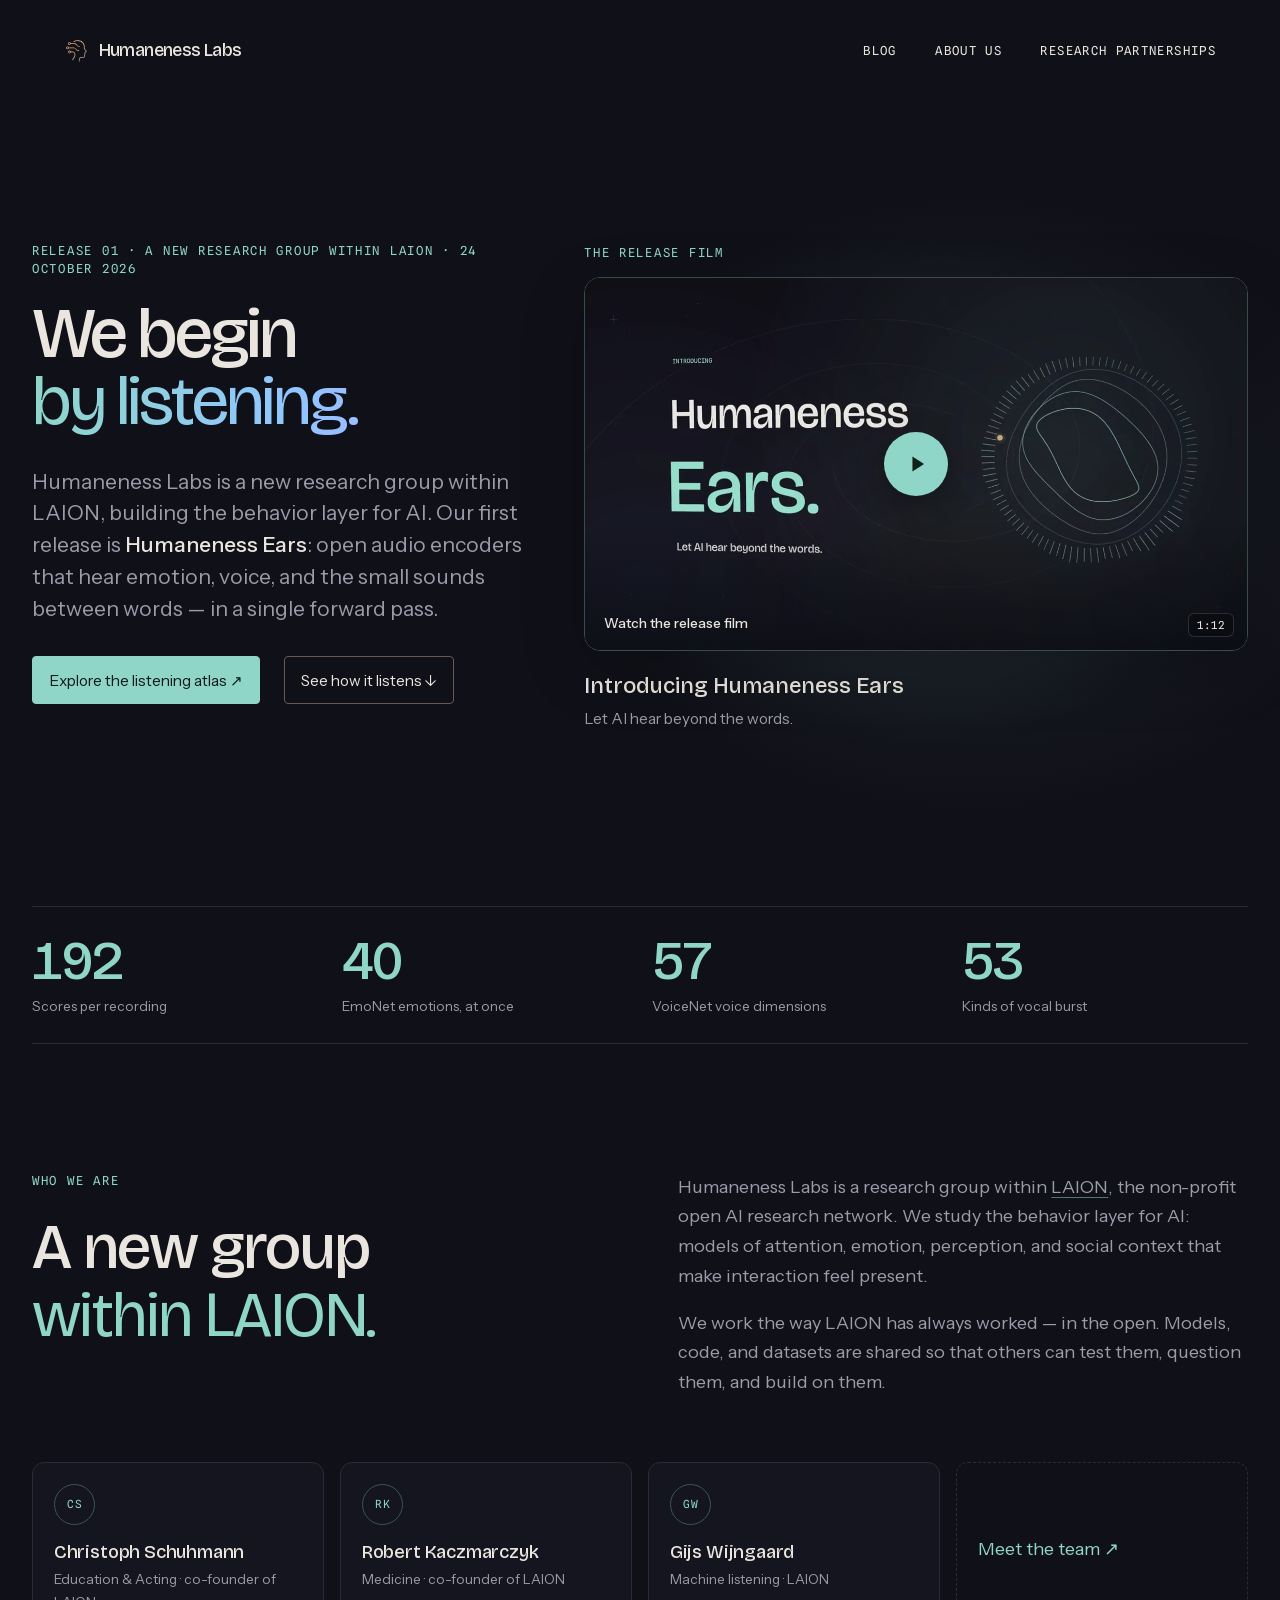
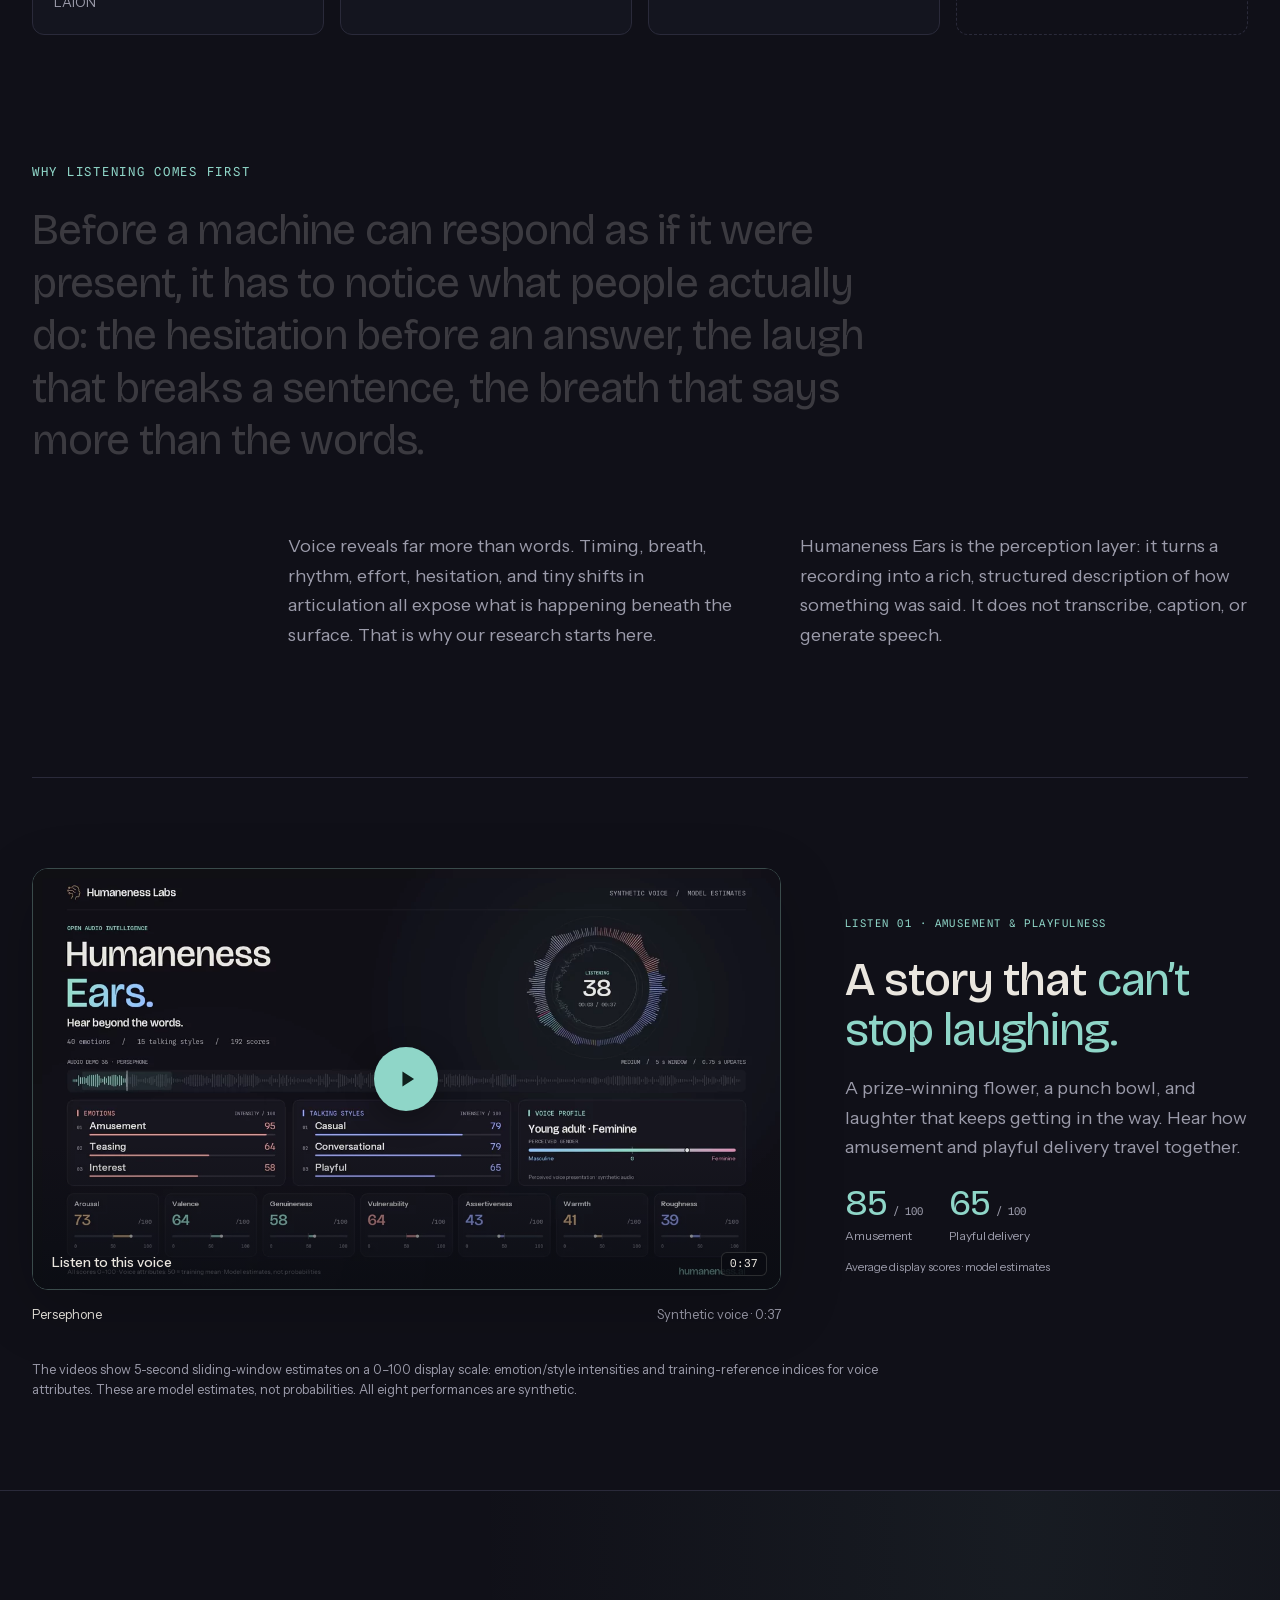
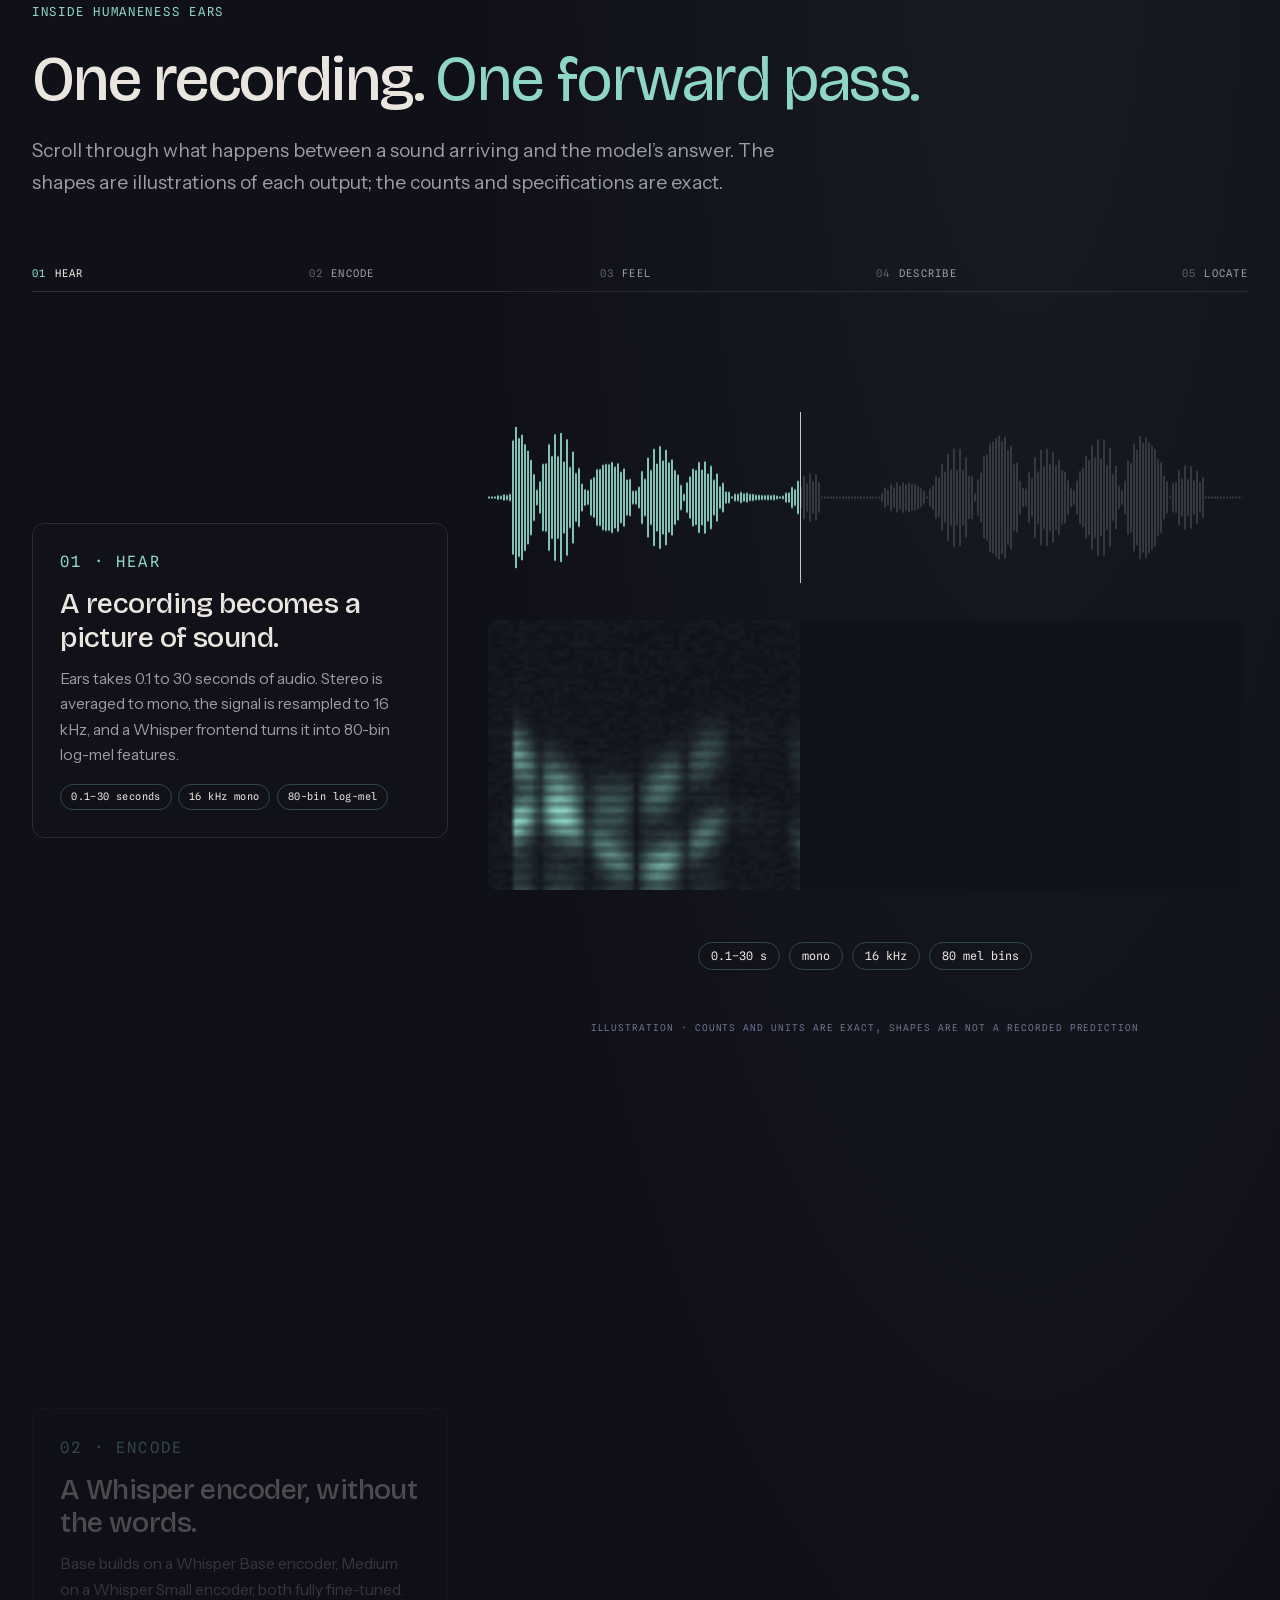
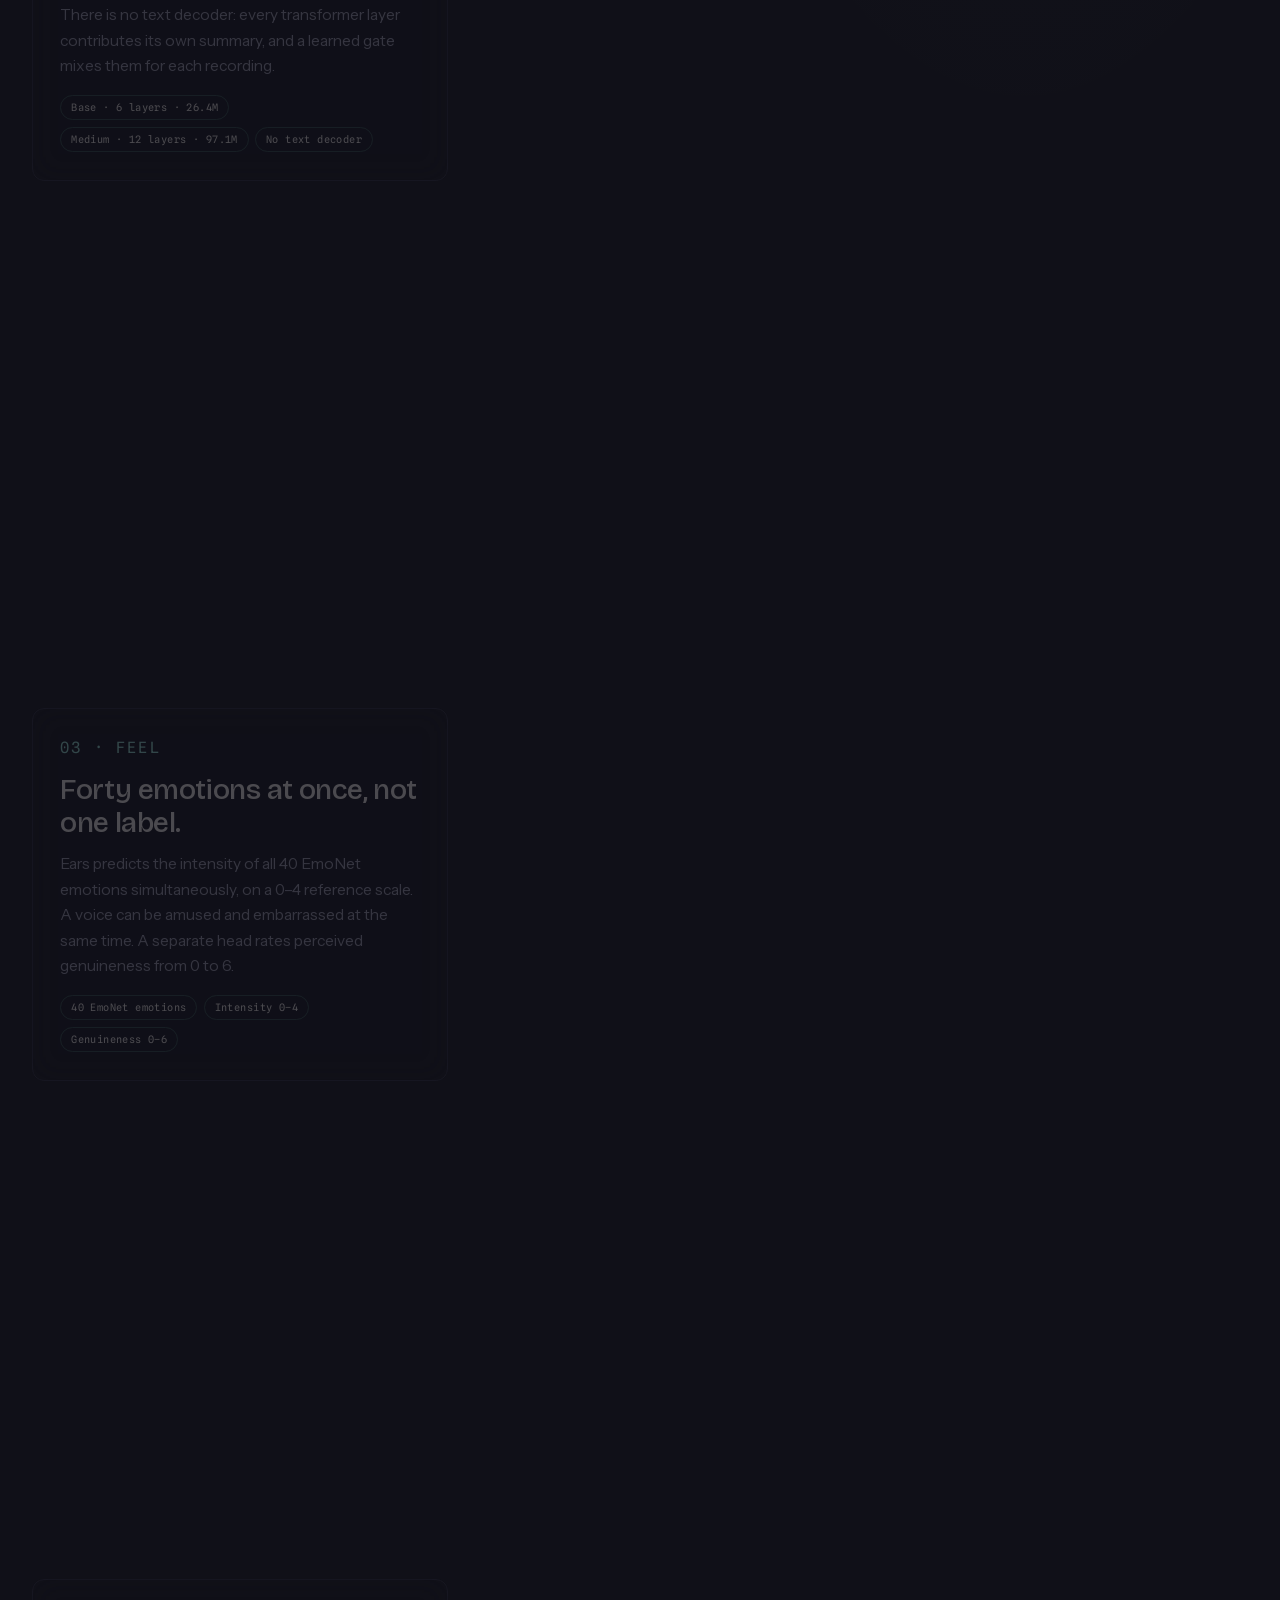
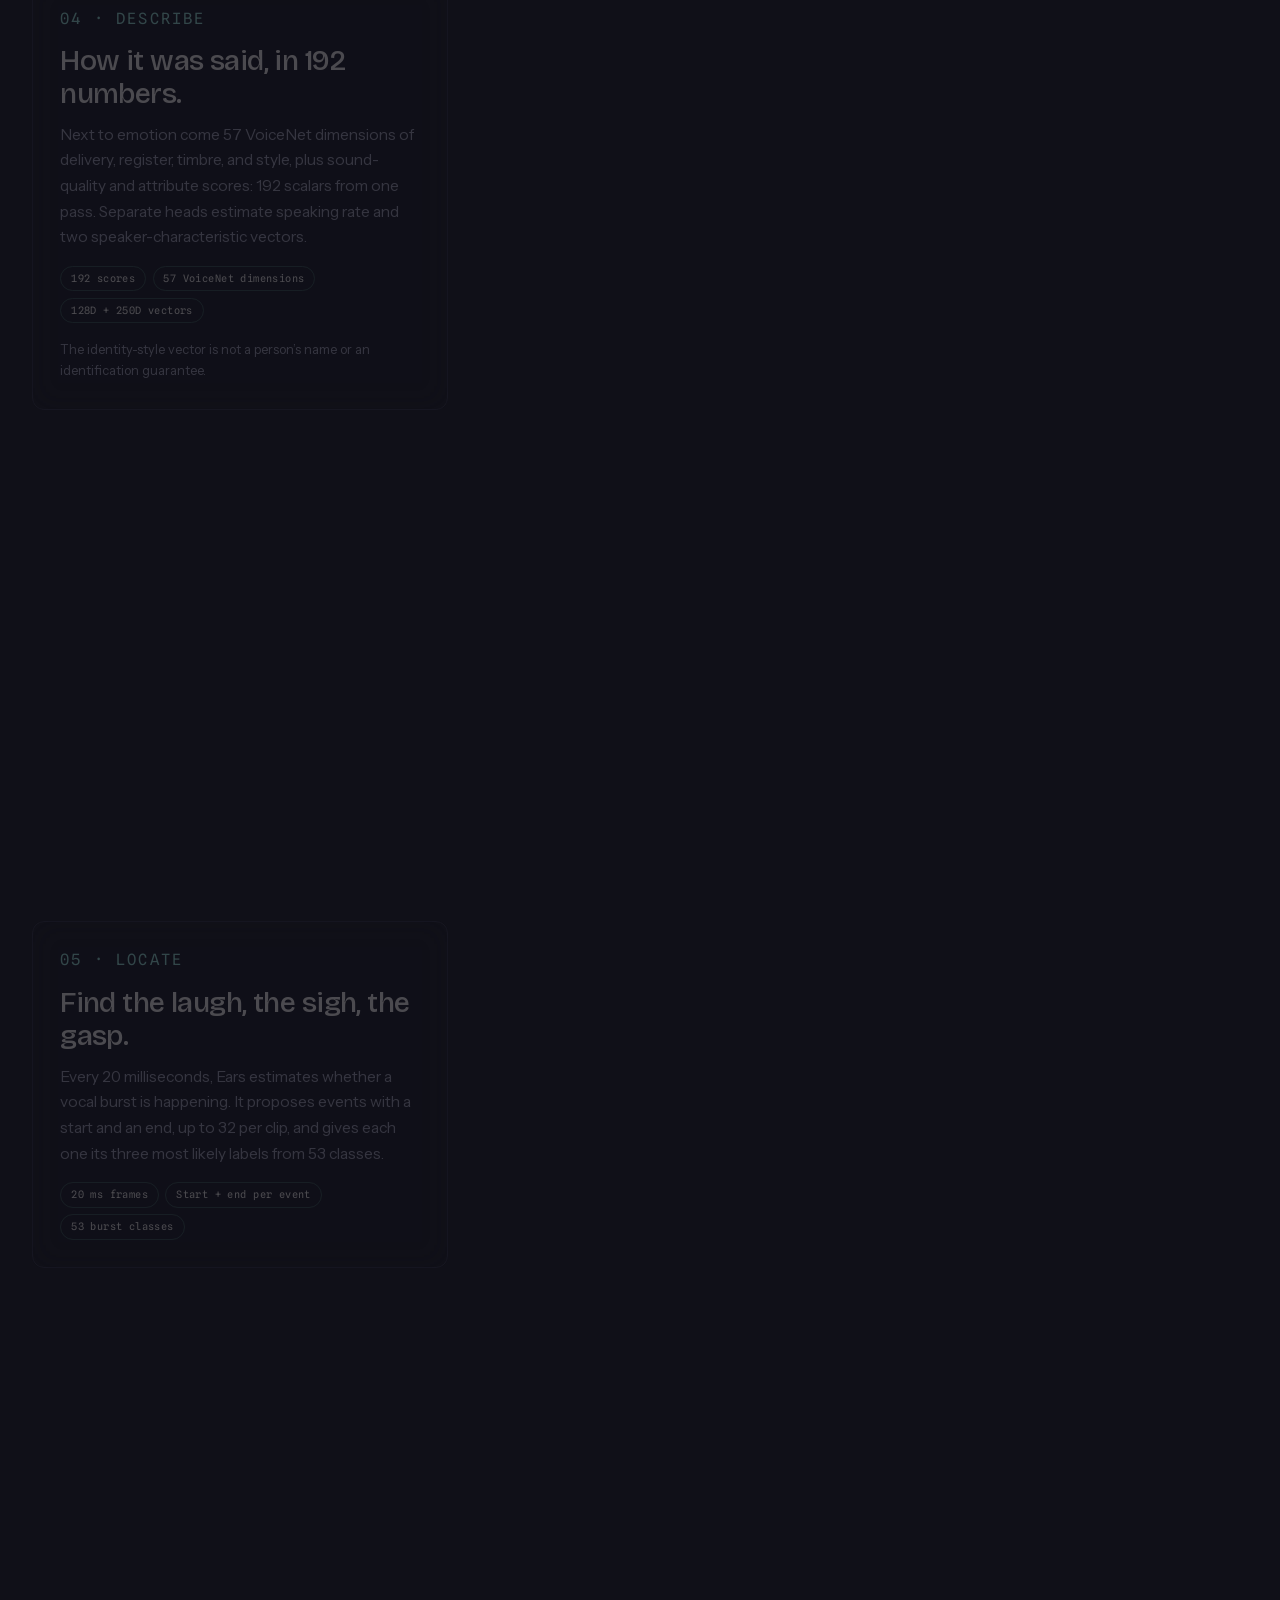
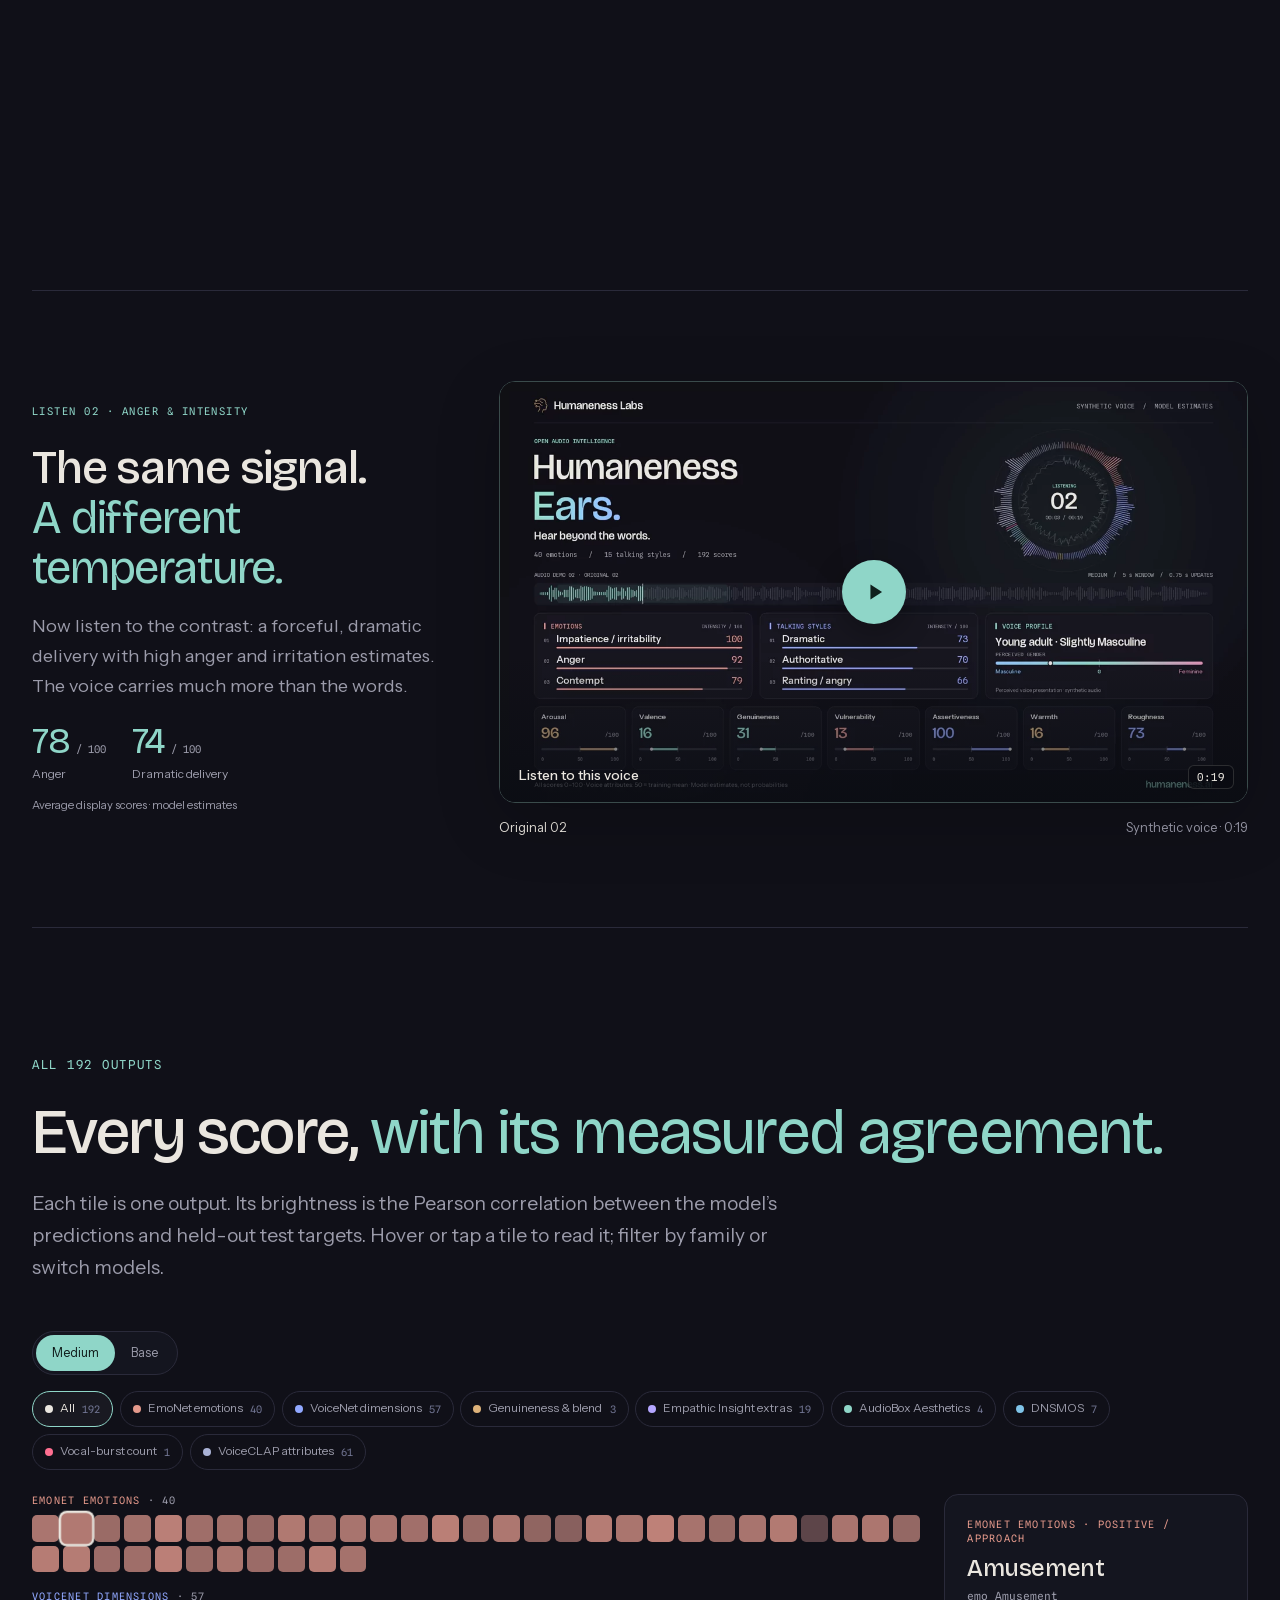
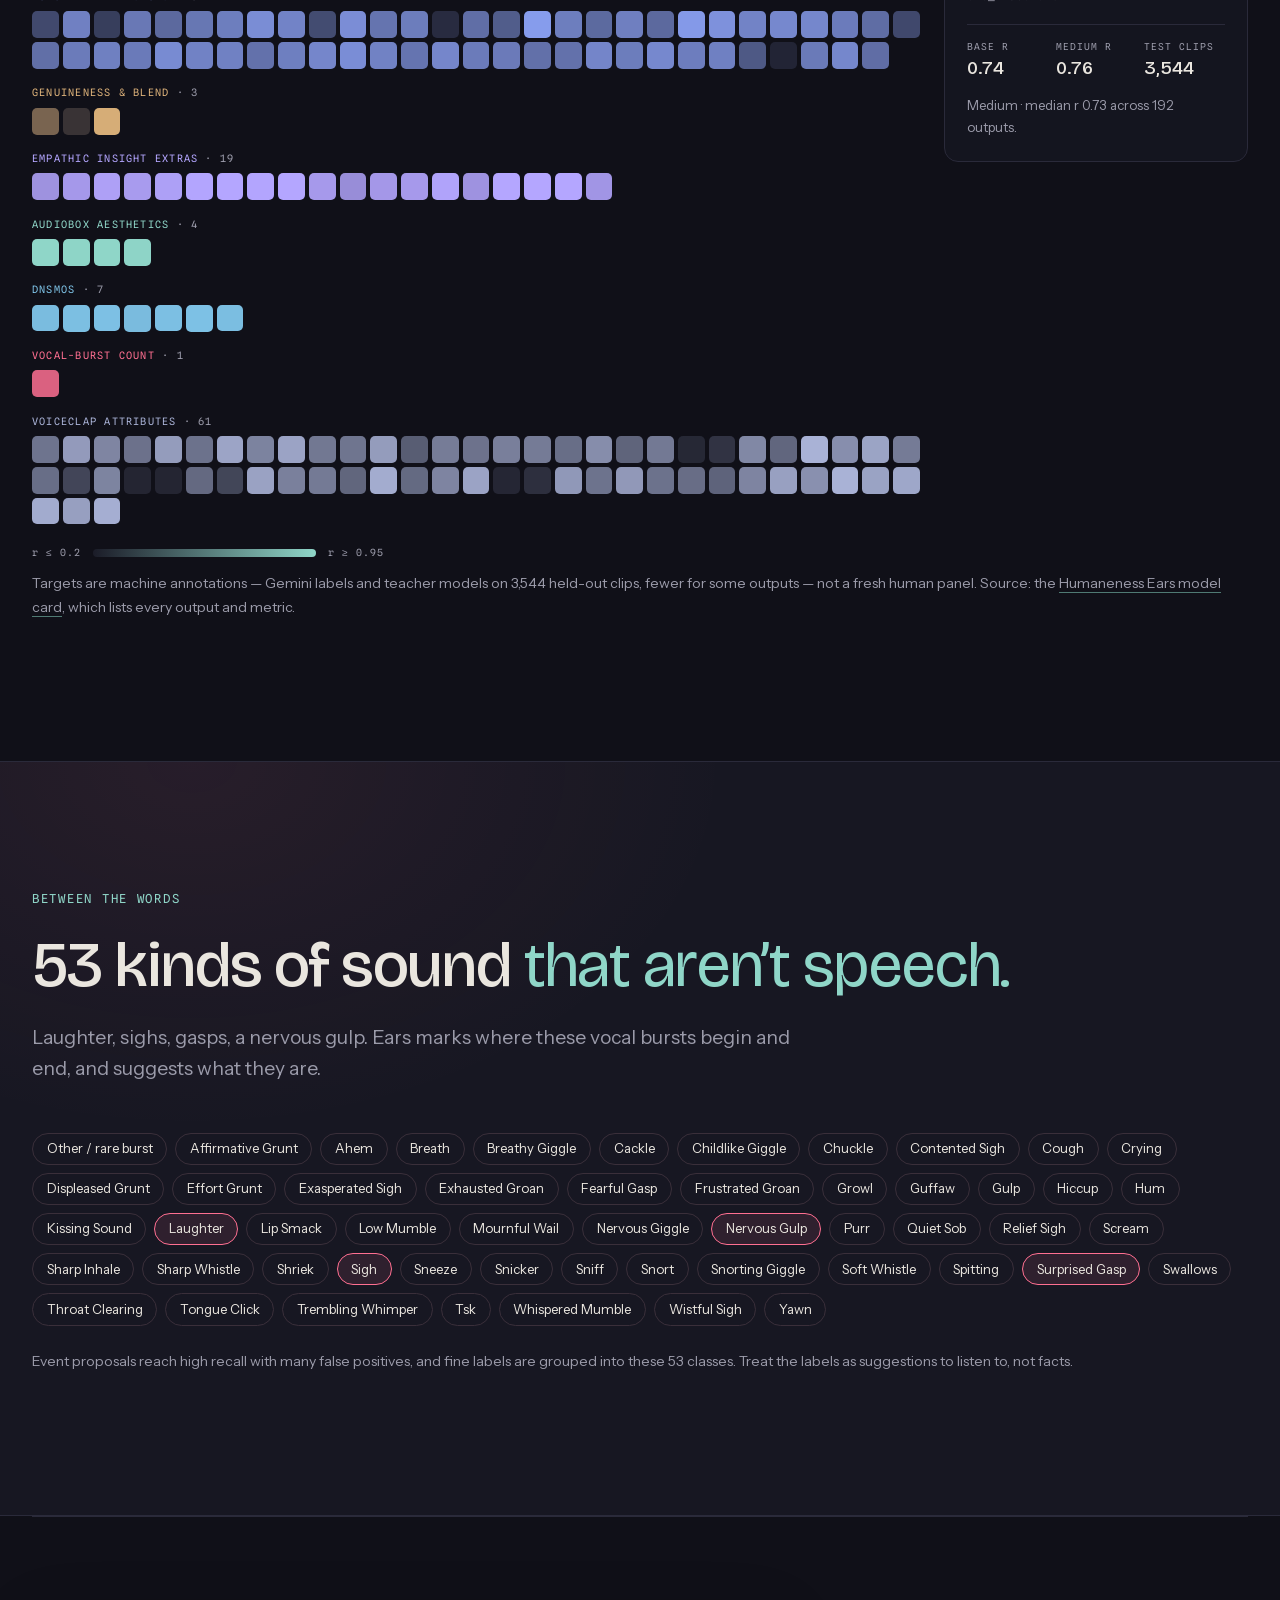
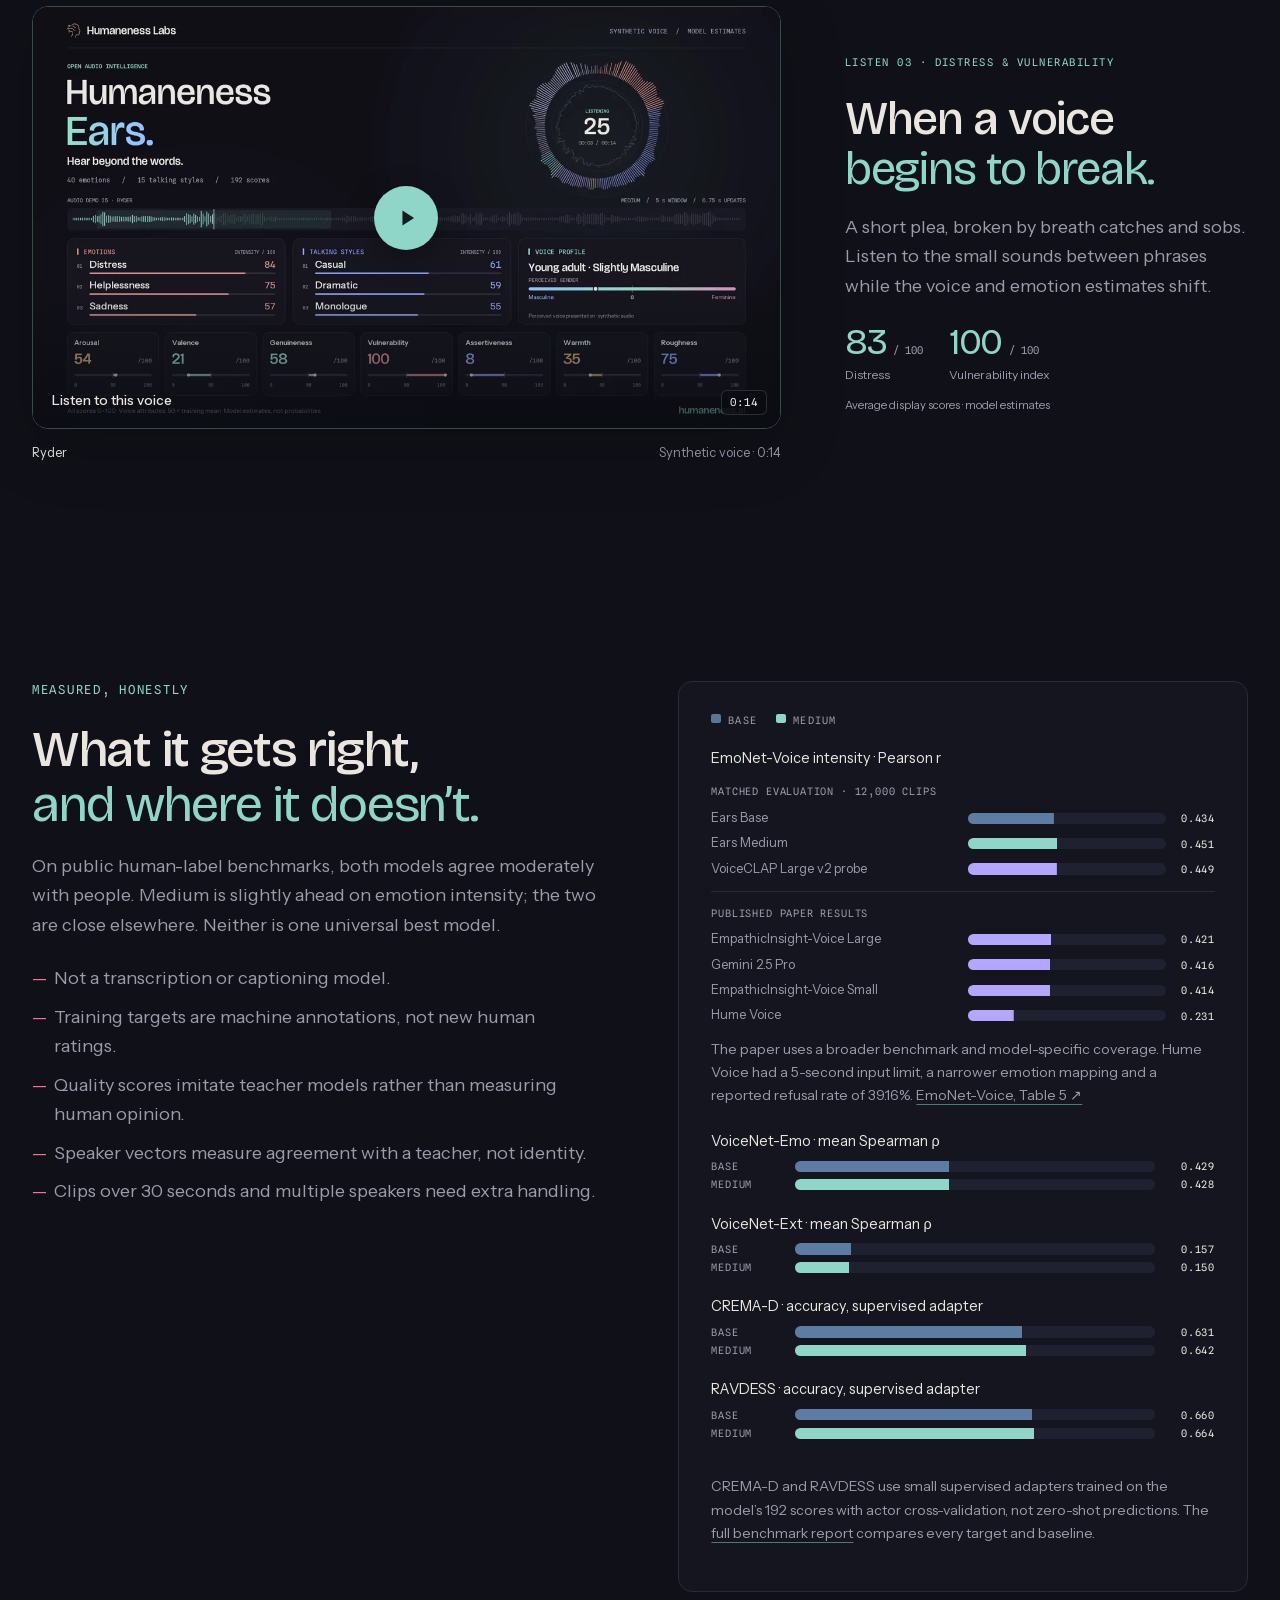
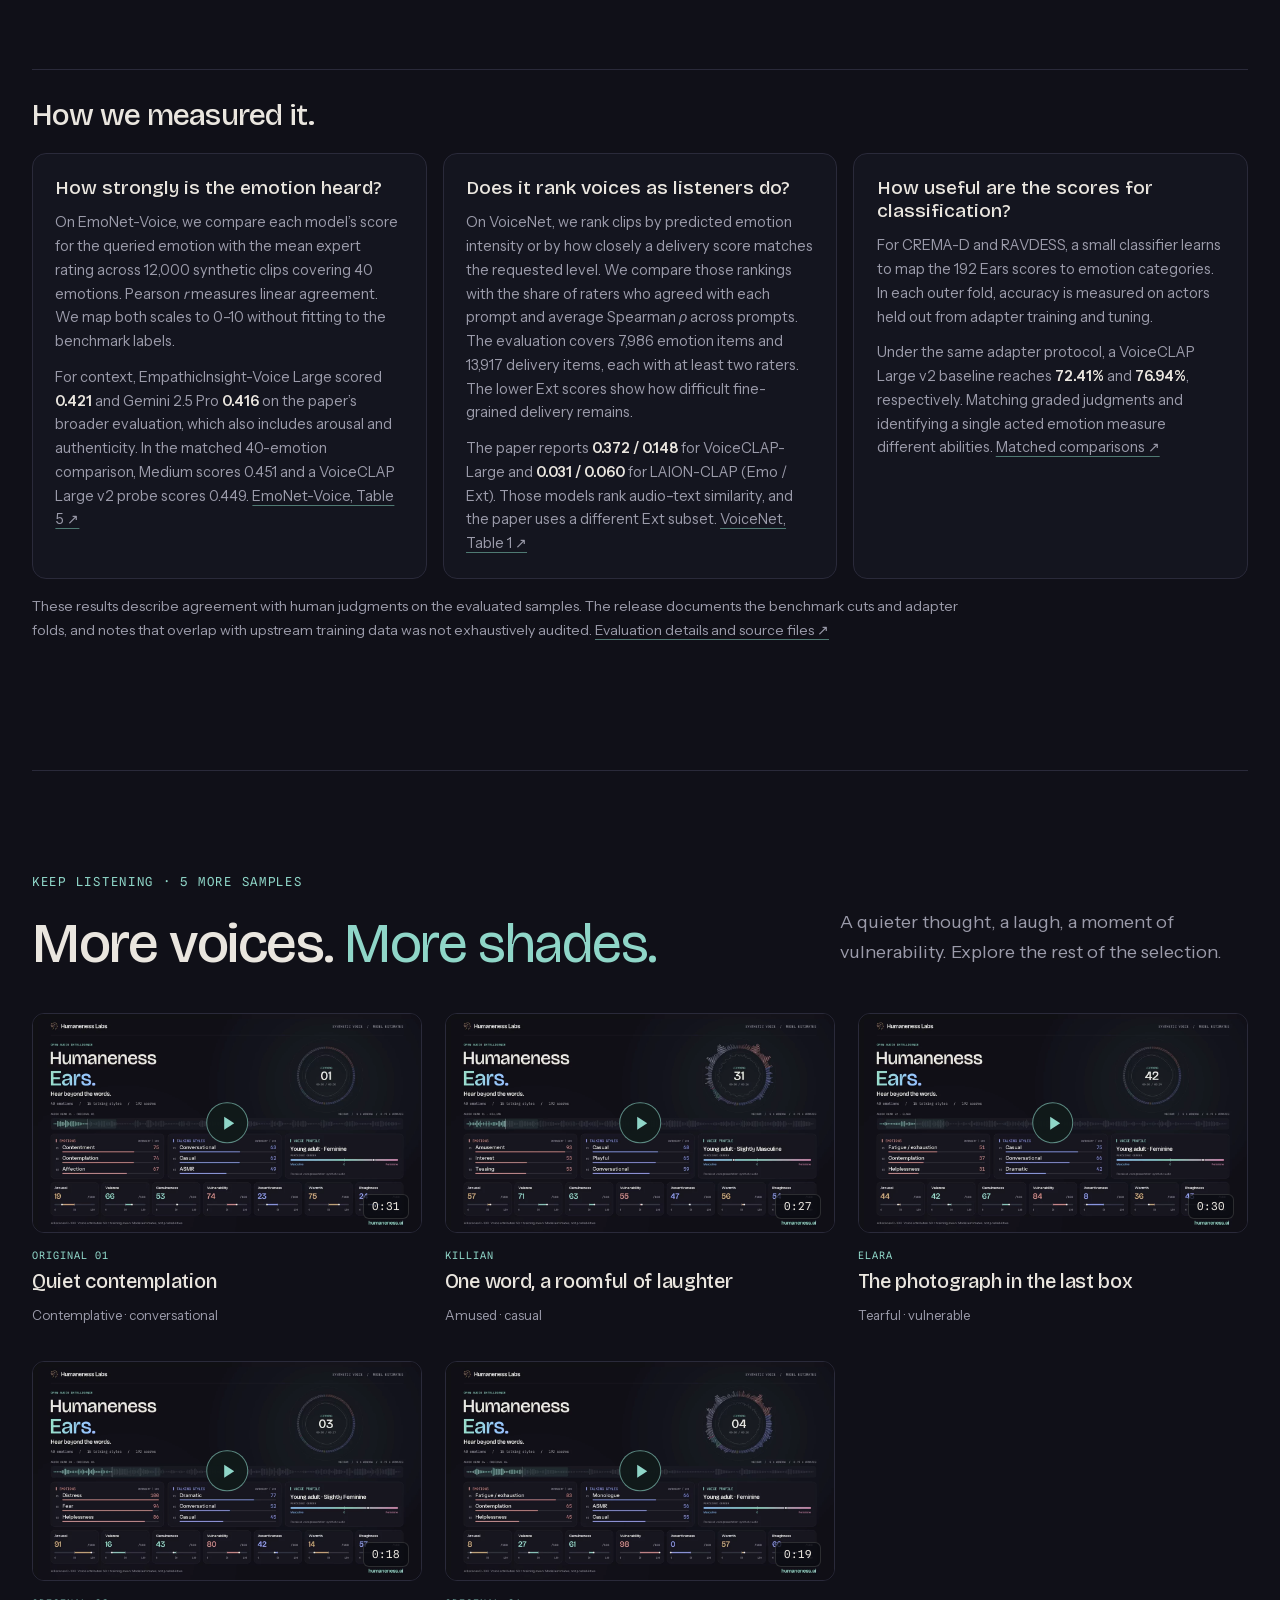
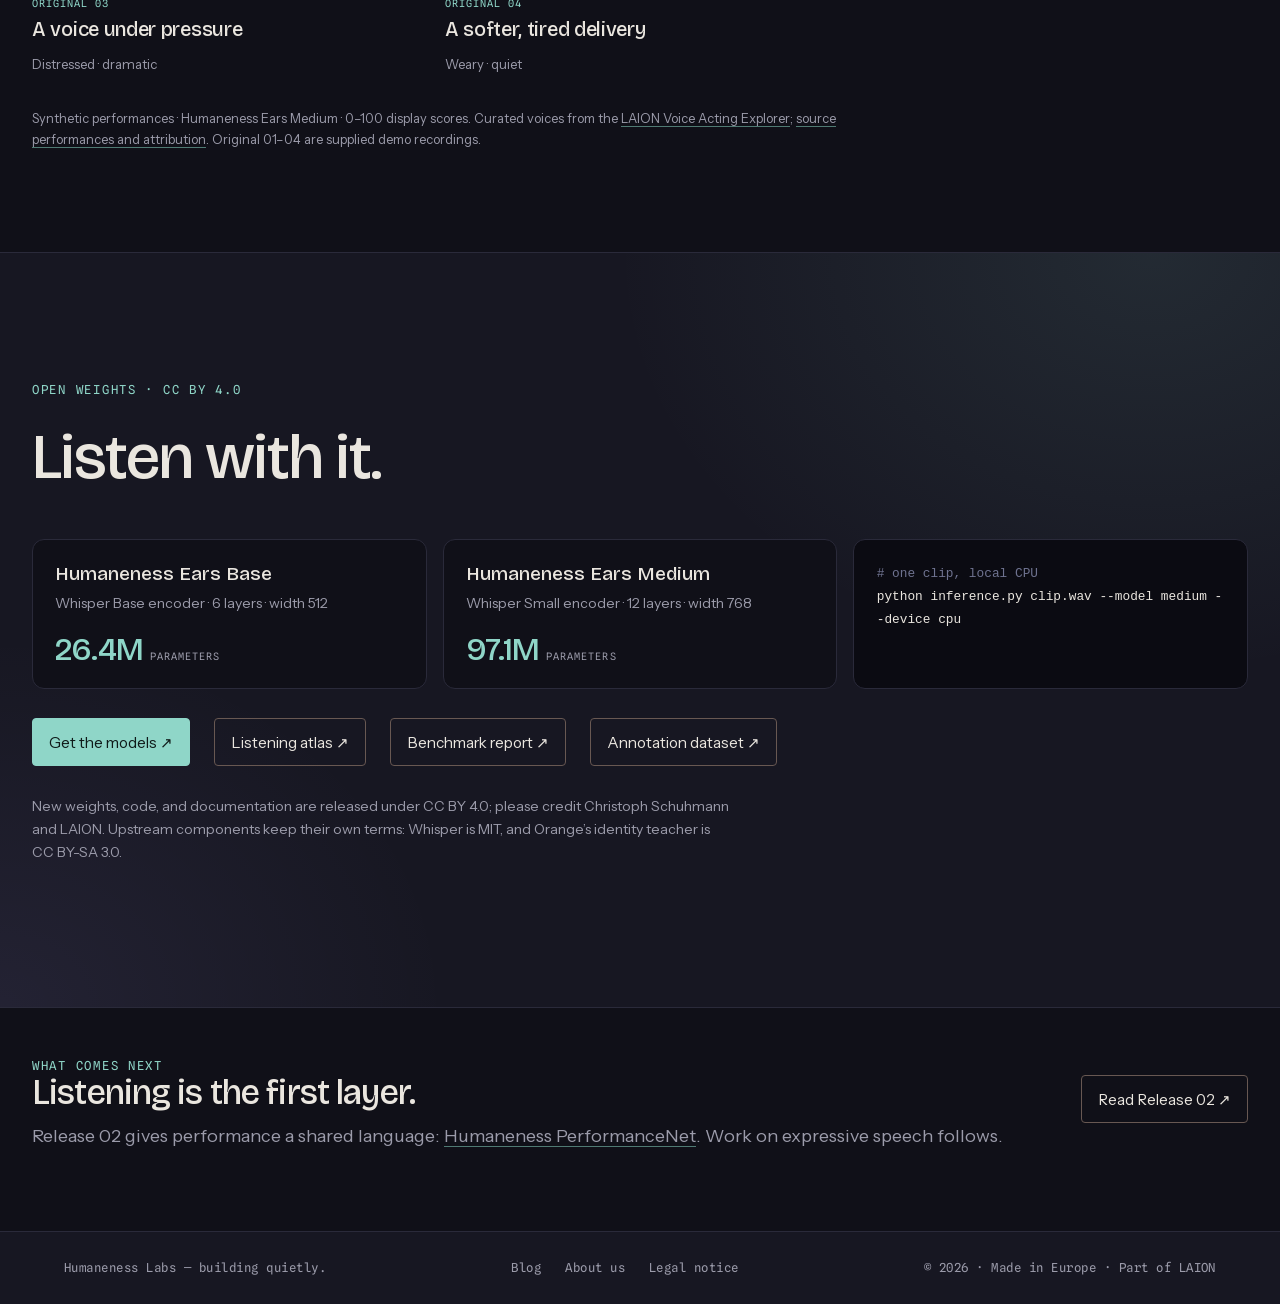
<file: docs/blog/introducing-humaneness-labs/index.html>
<!doctype html>
<html lang="en" class="no-js">
<head>
<meta charset="utf-8"><meta name="viewport" content="width=device-width, initial-scale=1">
<meta name="theme-color" content="#101018">
<meta name="description" content="Humaneness Labs is a new research group within LAION. Our first release, Humaneness Ears, hears emotion, voice and vocal bursts in one forward pass.">
<title>Introducing Humaneness Labs and Humaneness Ears — Humaneness Labs</title>
<link rel="canonical" href="https://humaneness.ai/blog/introducing-humaneness-labs/">
<meta property="og:type" content="article"><meta property="og:title" content="We begin by listening: introducing Humaneness Labs">
<meta property="og:description" content="A new research group within LAION. Our first release, Humaneness Ears, hears emotion, voice and vocal bursts in one forward pass."><meta property="og:url" content="https://humaneness.ai/blog/introducing-humaneness-labs/">
<meta property="og:image" content="https://humaneness.ai/assets/og/og-image.png"><meta name="twitter:card" content="summary_large_image">
<link rel="icon" href="../../logo.svg" type="image/svg+xml">
<link rel="preload" href="../../assets/fonts/bricolage-grotesque-latin-variable.woff2" as="font" type="font/woff2" crossorigin>
<link rel="preload" href="../../assets/fonts/instrument-sans-latin-variable.woff2" as="font" type="font/woff2" crossorigin>
<link rel="stylesheet" href="../../assets/css/main.css?v=380a3c6ade99">
<link rel="stylesheet" href="../../assets/css/blog.css?v=b44b9e291b29">
<link rel="stylesheet" href="../../assets/css/ears.css?v=9c0077dae79d">
<link rel="stylesheet" href="../../assets/css/ears-media.css?v=0b4c751c55ec">
</head>
<body class="ea-page">
<a class="skip-link" href="#main">Skip to content</a>
<header class="site-header" aria-label="Primary"><a class="wordmark" href="../../" aria-label="Humaneness Labs, home"><span class="brand-mark" aria-hidden="true"></span><span>Humaneness Labs</span></a>
<nav class="site-nav" aria-label="Main navigation"><a class="text-link" href="../../blog/">Blog</a><a class="text-link" href="../../about.html">About us</a><a class="text-link site-header__contact" href="../../#contact">Research partnerships</a>
</nav>
</header>

<main id="main" class="ea" tabindex="-1">

<section class="ea-hero" aria-labelledby="ea-title">
  <div class="ea-shell ea-hero__grid">
    <div class="ea-hero__text">
      <p class="eyebrow ea-rise">Release 01 · A new research group within LAION · <time datetime="2026-10-24">24 October 2026</time></p>
      <h1 id="ea-title" class="ea-hero__title"><span class="ea-rise">We begin</span> <em class="ea-rise">by listening.</em></h1>
      <p class="ea-hero__intro ea-rise">Humaneness Labs is a new research group within LAION, building the behavior layer for AI. Our first release is <strong>Humaneness Ears</strong>: open audio encoders that hear emotion, voice, and the small sounds between words — in a single forward pass.</p>
      <div class="actions ea-rise"><a class="button button--primary" href="https://laion-humaneness-ears-atlas.static.hf.space/">Explore the listening atlas ↗</a><a class="button" href="#pass">See how it listens ↓</a></div>
    </div>
    <figure class="ea-intro ea-rise">
      <p class="eyebrow ea-intro__eyebrow">The release film</p>
      <div class="ea-player" data-video-player>
      <video controls playsinline preload="none" poster="../../assets/video/humaneness-ears/intro.webp" width="1280" height="720" aria-label="Introducing Humaneness Ears">
        <source src="../../assets/video/humaneness-ears/intro.mp4" type="video/mp4">
        <a href="../../assets/video/humaneness-ears/intro.mp4">Watch Introducing Humaneness Ears</a>
      </video>
      <button class="ea-player__cover" type="button" data-video-play aria-label="Play Introducing Humaneness Ears" hidden>
        <span class="ea-player__play"><svg viewBox="0 0 24 24" aria-hidden="true"><path d="M9 5.5 19 12 9 18.5Z" fill="currentColor"/></svg></span>
        <span class="ea-player__prompt">Watch the release film</span>
        <span class="ea-player__duration" aria-hidden="true">1:12</span>
      </button>
    </div>
    <p class="ea-media-error" role="status" data-video-error hidden>Playback is unavailable. <a href="../../assets/video/humaneness-ears/intro.mp4">Open the video directly ↗</a></p>
      <figcaption><strong>Introducing Humaneness Ears</strong><span>Let AI hear beyond the words.</span></figcaption>
    </figure>
  </div>
</section>

<section class="ea-shell ea-stats" aria-label="Humaneness Ears at a glance">
  <dl>
    <div data-reveal><dt>Scores per recording</dt><dd data-count="192">192</dd></div>
    <div data-reveal style="--i:1"><dt>EmoNet emotions, at once</dt><dd data-count="40">40</dd></div>
    <div data-reveal style="--i:2"><dt>VoiceNet voice dimensions</dt><dd data-count="57">57</dd></div>
    <div data-reveal style="--i:3"><dt>Kinds of vocal burst</dt><dd data-count="53">53</dd></div>
  </dl>
</section>

<section class="ea-shell ea-group" aria-labelledby="group-title">
  <div class="ea-group__head">
    <p class="eyebrow" data-reveal>Who we are</p>
    <h2 id="group-title" data-reveal>A new group <em>within LAION.</em></h2>
  </div>
  <div class="ea-group__copy">
    <p data-reveal>Humaneness Labs is a research group within <a href="https://laion.ai/">LAION</a>, the non-profit open AI research network. We study the behavior layer for AI: models of attention, emotion, perception, and social context that make interaction feel present.</p>
    <p data-reveal>We work the way LAION has always worked — in the open. Models, code, and datasets are shared so that others can test them, question them, and build on them.</p>
  </div>
  <ul class="ea-people" aria-label="The people behind Humaneness Labs">
    <li data-reveal><span class="ea-people__mark" aria-hidden="true">CS</span><strong>Christoph Schuhmann</strong><span>Education &amp; Acting · co-founder of LAION</span></li>
    <li data-reveal style="--i:1"><span class="ea-people__mark" aria-hidden="true">RK</span><strong>Robert Kaczmarczyk</strong><span>Medicine · co-founder of LAION</span></li>
    <li data-reveal style="--i:2"><span class="ea-people__mark" aria-hidden="true">GW</span><strong>Gijs Wijngaard</strong><span>Machine listening · LAION</span></li>
    <li data-reveal style="--i:3" class="ea-people__more"><a href="../../about.html">Meet the team ↗</a></li>
  </ul>
</section>

<section class="ea-shell ea-why" aria-labelledby="why-title">
  <p class="eyebrow" data-reveal>Why listening comes first</p>
  <h2 id="why-title" class="ea-visually-hidden">Why listening comes first</h2>
  <p class="ea-scrub" data-scrub>Before a machine can respond as if it were present, it has to notice what people actually do: the hesitation before an answer, the laugh that breaks a sentence, the breath that says more than the words.</p>
  <div class="ea-why__cols">
    <p data-reveal>Voice reveals far more than words. Timing, breath, rhythm, effort, hesitation, and tiny shifts in articulation all expose what is happening beneath the surface. That is why our research starts here.</p>
    <p data-reveal style="--i:1">Humaneness Ears is the perception layer: it turns a recording into a rich, structured description of how something was said. It does not transcribe, caption, or generate speech.</p>
  </div>
</section>

<section class="ea-shell ea-sample" id="sample-persephone" aria-labelledby="sample-persephone-title">
  <div class="ea-sample__copy" data-reveal>
    <p class="eyebrow">Listen 01 · Amusement & playfulness</p>
    <h2 id="sample-persephone-title">A story that <em>can’t stop laughing.</em></h2>
    <p>A prize-winning flower, a punch bowl, and laughter that keeps getting in the way. Hear how amusement and playful delivery travel together.</p>
    <dl class="ea-sample__scores" aria-label="Average display scores across the analysis windows"><div><dt>Amusement</dt><dd>85<small>/ 100</small></dd></div><div><dt>Playful delivery</dt><dd>65<small>/ 100</small></dd></div></dl>
    <p class="ea-sample__score-note">Average display scores · model estimates</p>
  </div>
  <figure class="ea-sample__media" data-reveal>
    <div class="ea-player" data-video-player>
      <video controls playsinline preload="none" poster="../../assets/video/humaneness-ears/persephone.webp" width="1920" height="1080" aria-label="Persephone — Amusement & playfulness">
        <source src="../../assets/video/humaneness-ears/persephone.mp4" type="video/mp4">
        <a href="../../assets/video/humaneness-ears/persephone.mp4">Watch Persephone — Amusement & playfulness</a>
      </video>
      <button class="ea-player__cover" type="button" data-video-play aria-label="Play Persephone — Amusement & playfulness" hidden>
        <span class="ea-player__play"><svg viewBox="0 0 24 24" aria-hidden="true"><path d="M9 5.5 19 12 9 18.5Z" fill="currentColor"/></svg></span>
        <span class="ea-player__prompt">Listen to this voice</span>
        <span class="ea-player__duration" aria-hidden="true">0:37</span>
      </button>
    </div>
    <p class="ea-media-error" role="status" data-video-error hidden>Playback is unavailable. <a href="../../assets/video/humaneness-ears/persephone.mp4">Open the video directly ↗</a></p>
    <figcaption><span>Persephone</span><span>Synthetic voice · 0:37</span></figcaption>
  </figure>
  <p class="ea-media-note">The videos show 5-second sliding-window estimates on a 0–100 display scale: emotion/style intensities and training-reference indices for voice attributes. These are model estimates, not probabilities. All eight performances are synthetic.</p>
</section>

<section class="ea-pass" id="pass" aria-labelledby="pass-title">
  <header class="ea-shell ea-pass__intro">
    <p class="eyebrow" data-reveal>Inside Humaneness Ears</p>
    <h2 id="pass-title" data-reveal>One recording. <em>One forward pass.</em></h2>
    <p class="ea-lede" data-reveal>Scroll through what happens between a sound arriving and the model’s answer. The shapes are illustrations of each output; the counts and specifications are exact.</p>
  </header>
  <div class="ea-pass__track" data-pass>
    <div class="ea-pass__stage">
      <nav class="ea-rail" aria-label="Forward pass steps">
        <ol>
          <li><a href="#pass-1" data-rail><span>01</span>Hear</a></li>
          <li><a href="#pass-2" data-rail><span>02</span>Encode</a></li>
          <li><a href="#pass-3" data-rail><span>03</span>Feel</a></li>
          <li><a href="#pass-4" data-rail><span>04</span>Describe</a></li>
          <li><a href="#pass-5" data-rail><span>05</span>Locate</a></li>
        </ol>
        <span class="ea-rail__progress" aria-hidden="true"><i data-pass-fill></i></span>
      </nav>
      <div class="ea-board" data-board data-stage="0" aria-hidden="true">
        <div class="ea-layer ea-hear">
          <canvas class="ea-hear__wave" data-wave></canvas>
          <canvas class="ea-hear__mel" data-mel></canvas>
          <p class="ea-hear__specs"><span>0.1–30 s</span><span>mono</span><span>16 kHz</span><span>80 mel bins</span></p>
        </div>
        <div class="ea-layer ea-encode">
          <div class="ea-stack ea-stack--base"><p>Base<small>Whisper Base · 6 layers · width 512</small></p><ol data-layers="6"></ol><b>26.4M parameters</b></div>
          <div class="ea-stack ea-stack--medium"><p>Medium<small>Whisper Small · 12 layers · width 768</small></p><ol data-layers="12"></ol><b>97.1M parameters</b></div>
          <div class="ea-decoder"><span>Text decoder</span><small>not included · no transcripts</small></div>
        </div>
        <div class="ea-layer ea-feel">
          <div class="ea-emotions" data-emotions></div>
          <div class="ea-feel__legend" data-emotion-legend></div>
          <div class="ea-gauge"><span>Genuineness</span><i><b></b></i><small>0–6</small></div>
        </div>
        <div class="ea-layer ea-describe">
          <div class="ea-dots" data-dots></div>
          <div class="ea-families" data-families></div>
          <div class="ea-vectors"><p><span>Orange timbre</span><i data-vector="128"></i><small>128D</small></p><p><span>Orange identity</span><i data-vector="250"></i><small>250D</small></p><p><span>Speaking rate</span><i class="ea-vectors__one"></i><small>chars / s</small></p></div>
        </div>
        <div class="ea-layer ea-locate">
          <canvas class="ea-locate__frames" data-frames></canvas>
          <div class="ea-events">
            <span class="ea-event" style="--a:.22;--b:.36"><b>Chuckle</b><small>Laughter · Snicker</small></span>
            <span class="ea-event" style="--a:.61;--b:.7"><b>Sharp Inhale</b><small>Breath · Surprised Gasp</small></span>
          </div>
          <p class="ea-locate__axis"><span>0 s</span><span>every frame = 20 ms</span><span>3 s</span></p>
        </div>
        <p class="ea-board__note">Illustration · counts and units are exact, shapes are not a recorded prediction</p>
      </div>
    </div>
    <div class="ea-pass__steps">
      <article class="ea-step" id="pass-1" aria-labelledby="pass-title-1">
        <div class="ea-step__card">
          <p class="eyebrow">01 · Hear</p>
          <h3 id="pass-title-1">A recording becomes a picture of sound.</h3>
          <p>Ears takes 0.1 to 30 seconds of audio. Stereo is averaged to mono, the signal is resampled to 16 kHz, and a Whisper frontend turns it into 80-bin log-mel features.</p>
          <ul class="ea-specs"><li>0.1–30 seconds</li><li>16 kHz mono</li><li>80-bin log-mel</li></ul>
        </div>
      </article>
      <article class="ea-step" id="pass-2" aria-labelledby="pass-title-2">
        <div class="ea-step__card">
          <p class="eyebrow">02 · Encode</p>
          <h3 id="pass-title-2">A Whisper encoder, without the words.</h3>
          <p>Base builds on a Whisper Base encoder, Medium on a Whisper Small encoder, both fully fine-tuned. There is no text decoder: every transformer layer contributes its own summary, and a learned gate mixes them for each recording.</p>
          <ul class="ea-specs"><li>Base · 6 layers · 26.4M</li><li>Medium · 12 layers · 97.1M</li><li>No text decoder</li></ul>
        </div>
      </article>
      <article class="ea-step" id="pass-3" aria-labelledby="pass-title-3">
        <div class="ea-step__card">
          <p class="eyebrow">03 · Feel</p>
          <h3 id="pass-title-3">Forty emotions at once, not one label.</h3>
          <p>Ears predicts the intensity of all 40 EmoNet emotions simultaneously, on a 0–4 reference scale. A voice can be amused and embarrassed at the same time. A separate head rates perceived genuineness from 0 to 6.</p>
          <ul class="ea-specs"><li>40 EmoNet emotions</li><li>Intensity 0–4</li><li>Genuineness 0–6</li></ul>
        </div>
      </article>
      <article class="ea-step" id="pass-4" aria-labelledby="pass-title-4">
        <div class="ea-step__card">
          <p class="eyebrow">04 · Describe</p>
          <h3 id="pass-title-4">How it was said, in 192 numbers.</h3>
          <p>Next to emotion come 57 VoiceNet dimensions of delivery, register, timbre, and style, plus sound-quality and attribute scores: 192 scalars from one pass. Separate heads estimate speaking rate and two speaker-characteristic vectors.</p>
          <ul class="ea-specs"><li>192 scores</li><li>57 VoiceNet dimensions</li><li>128D + 250D vectors</li></ul>
          <p class="small-note">The identity-style vector is not a person’s name or an identification guarantee.</p>
        </div>
      </article>
      <article class="ea-step" id="pass-5" aria-labelledby="pass-title-5">
        <div class="ea-step__card">
          <p class="eyebrow">05 · Locate</p>
          <h3 id="pass-title-5">Find the laugh, the sigh, the gasp.</h3>
          <p>Every 20 milliseconds, Ears estimates whether a vocal burst is happening. It proposes events with a start and an end, up to 32 per clip, and gives each one its three most likely labels from 53 classes.</p>
          <ul class="ea-specs"><li>20 ms frames</li><li>Start + end per event</li><li>53 burst classes</li></ul>
        </div>
      </article>
    </div>
  </div>
</section>

<section class="ea-shell ea-sample ea-sample--reverse" id="sample-anger" aria-labelledby="sample-anger-title">
  <div class="ea-sample__copy" data-reveal>
    <p class="eyebrow">Listen 02 · Anger & intensity</p>
    <h2 id="sample-anger-title">The same signal. <em>A different temperature.</em></h2>
    <p>Now listen to the contrast: a forceful, dramatic delivery with high anger and irritation estimates. The voice carries much more than the words.</p>
    <dl class="ea-sample__scores" aria-label="Average display scores across the analysis windows"><div><dt>Anger</dt><dd>78<small>/ 100</small></dd></div><div><dt>Dramatic delivery</dt><dd>74<small>/ 100</small></dd></div></dl>
    <p class="ea-sample__score-note">Average display scores · model estimates</p>
  </div>
  <figure class="ea-sample__media" data-reveal>
    <div class="ea-player" data-video-player>
      <video controls playsinline preload="none" poster="../../assets/video/humaneness-ears/anger.webp" width="1920" height="1080" aria-label="Original 02 — Anger & intensity">
        <source src="../../assets/video/humaneness-ears/anger.mp4" type="video/mp4">
        <a href="../../assets/video/humaneness-ears/anger.mp4">Watch Original 02 — Anger & intensity</a>
      </video>
      <button class="ea-player__cover" type="button" data-video-play aria-label="Play Original 02 — Anger & intensity" hidden>
        <span class="ea-player__play"><svg viewBox="0 0 24 24" aria-hidden="true"><path d="M9 5.5 19 12 9 18.5Z" fill="currentColor"/></svg></span>
        <span class="ea-player__prompt">Listen to this voice</span>
        <span class="ea-player__duration" aria-hidden="true">0:19</span>
      </button>
    </div>
    <p class="ea-media-error" role="status" data-video-error hidden>Playback is unavailable. <a href="../../assets/video/humaneness-ears/anger.mp4">Open the video directly ↗</a></p>
    <figcaption><span>Original 02</span><span>Synthetic voice · 0:19</span></figcaption>
  </figure>

</section>

<section class="ea-shell ea-explore" id="outputs" aria-labelledby="explore-title">
  <div class="ea-explore__head">
    <p class="eyebrow" data-reveal>All 192 outputs</p>
    <h2 id="explore-title" data-reveal>Every score, <em>with its measured agreement.</em></h2>
    <p class="ea-lede" data-reveal>Each tile is one output. Its brightness is the Pearson correlation between the model’s predictions and held-out test targets. Hover or tap a tile to read it; filter by family or switch models.</p>
  </div>
  <div class="ea-explorer" data-explorer hidden>
    <div class="ea-explorer__controls">
      <div class="ea-segment" role="group" aria-label="Model">
        <button type="button" data-model="medium" aria-pressed="true">Medium</button>
        <button type="button" data-model="base" aria-pressed="false">Base</button>
      </div>
      <div class="ea-filters" role="group" aria-label="Output family" data-filters></div>
    </div>
    <div class="ea-explorer__body">
      <div class="ea-tiles" data-tiles role="list" aria-label="Model outputs"></div>
      <aside class="ea-detail" data-detail aria-live="polite">
        <p class="ea-detail__family" data-detail-family>Select a tile</p>
        <h3 data-detail-name>192 outputs</h3>
        <code data-detail-key>one forward pass</code>
        <dl>
          <div><dt>Base r</dt><dd data-detail-base>—</dd></div>
          <div><dt>Medium r</dt><dd data-detail-medium>—</dd></div>
          <div><dt>Test clips</dt><dd data-detail-n>—</dd></div>
        </dl>
        <p class="ea-detail__summary" data-summary></p>
      </aside>
    </div>
    <div class="ea-scale" aria-hidden="true"><span>r ≤ 0.2</span><i></i><span>r ≥ 0.95</span></div>
  </div>
  <p class="small-note" data-reveal>Targets are machine annotations — Gemini labels and teacher models on 3,544 held-out clips, fewer for some outputs — not a fresh human panel. Source: the <a href="https://huggingface.co/laion/humaneness-ears-base-medium">Humaneness Ears model card</a>, which lists every output and metric.</p>
</section>

<section class="ea-bursts" aria-labelledby="bursts-title">
  <div class="ea-shell">
    <p class="eyebrow" data-reveal>Between the words</p>
    <h2 id="bursts-title" data-reveal>53 kinds of sound <em>that aren’t speech.</em></h2>
    <p class="ea-lede" data-reveal>Laughter, sighs, gasps, a nervous gulp. Ears marks where these vocal bursts begin and end, and suggests what they are.</p>
    <ul class="ea-burst-cloud" data-burst-cloud aria-label="The 53 vocal-burst classes"><li>Other / rare burst</li><li>Affirmative Grunt</li><li>Ahem</li><li>Breath</li><li>Breathy Giggle</li><li>Cackle</li><li>Childlike Giggle</li><li>Chuckle</li><li>Contented Sigh</li><li>Cough</li><li>Crying</li><li>Displeased Grunt</li><li>Effort Grunt</li><li>Exasperated Sigh</li><li>Exhausted Groan</li><li>Fearful Gasp</li><li>Frustrated Groan</li><li>Growl</li><li>Guffaw</li><li>Gulp</li><li>Hiccup</li><li>Hum</li><li>Kissing Sound</li><li class="is-key">Laughter</li><li>Lip Smack</li><li>Low Mumble</li><li>Mournful Wail</li><li>Nervous Giggle</li><li class="is-key">Nervous Gulp</li><li>Purr</li><li>Quiet Sob</li><li>Relief Sigh</li><li>Scream</li><li>Sharp Inhale</li><li>Sharp Whistle</li><li>Shriek</li><li class="is-key">Sigh</li><li>Sneeze</li><li>Snicker</li><li>Sniff</li><li>Snort</li><li>Snorting Giggle</li><li>Soft Whistle</li><li>Spitting</li><li class="is-key">Surprised Gasp</li><li>Swallows</li><li>Throat Clearing</li><li>Tongue Click</li><li>Trembling Whimper</li><li>Tsk</li><li>Whispered Mumble</li><li>Wistful Sigh</li><li>Yawn</li></ul>
    <p class="small-note" data-reveal>Event proposals reach high recall with many false positives, and fine labels are grouped into these 53 classes. Treat the labels as suggestions to listen to, not facts.</p>
  </div>
</section>

<section class="ea-shell ea-sample" id="sample-ryder" aria-labelledby="sample-ryder-title">
  <div class="ea-sample__copy" data-reveal>
    <p class="eyebrow">Listen 03 · Distress & vulnerability</p>
    <h2 id="sample-ryder-title">When a voice <em>begins to break.</em></h2>
    <p>A short plea, broken by breath catches and sobs. Listen to the small sounds between phrases while the voice and emotion estimates shift.</p>
    <dl class="ea-sample__scores" aria-label="Average display scores across the analysis windows"><div><dt>Distress</dt><dd>83<small>/ 100</small></dd></div><div><dt>Vulnerability index</dt><dd>100<small>/ 100</small></dd></div></dl>
    <p class="ea-sample__score-note">Average display scores · model estimates</p>
  </div>
  <figure class="ea-sample__media" data-reveal>
    <div class="ea-player" data-video-player>
      <video controls playsinline preload="none" poster="../../assets/video/humaneness-ears/ryder.webp" width="1920" height="1080" aria-label="Ryder — Distress & vulnerability">
        <source src="../../assets/video/humaneness-ears/ryder.mp4" type="video/mp4">
        <a href="../../assets/video/humaneness-ears/ryder.mp4">Watch Ryder — Distress & vulnerability</a>
      </video>
      <button class="ea-player__cover" type="button" data-video-play aria-label="Play Ryder — Distress & vulnerability" hidden>
        <span class="ea-player__play"><svg viewBox="0 0 24 24" aria-hidden="true"><path d="M9 5.5 19 12 9 18.5Z" fill="currentColor"/></svg></span>
        <span class="ea-player__prompt">Listen to this voice</span>
        <span class="ea-player__duration" aria-hidden="true">0:14</span>
      </button>
    </div>
    <p class="ea-media-error" role="status" data-video-error hidden>Playback is unavailable. <a href="../../assets/video/humaneness-ears/ryder.mp4">Open the video directly ↗</a></p>
    <figcaption><span>Ryder</span><span>Synthetic voice · 0:14</span></figcaption>
  </figure>

</section>

<section class="ea-shell ea-measured" aria-labelledby="measured-title">
  <div>
    <p class="eyebrow" data-reveal>Measured, honestly</p>
    <h2 id="measured-title" data-reveal>What it gets right, <em>and where it doesn’t.</em></h2>
    <p data-reveal>On public human-label benchmarks, both models agree moderately with people. Medium is slightly ahead on emotion intensity; the two are close elsewhere. Neither is one universal best model.</p>
    <ul class="ea-limits" data-reveal>
      <li>Not a transcription or captioning model.</li>
      <li>Training targets are machine annotations, not new human ratings.</li>
      <li>Quality scores imitate teacher models rather than measuring human opinion.</li>
      <li>Speaker vectors measure agreement with a teacher, not identity.</li>
      <li>Clips over 30 seconds and multiple speakers need extra handling.</li>
    </ul>
  </div>
  <div class="ea-bench" data-reveal>
    <div class="ea-bench__legend" aria-hidden="true"><span class="is-base">Base</span><span class="is-medium">Medium</span></div>
    <figure class="ea-bench__emonet" id="emonet-benchmark">
      <figcaption>EmoNet-Voice intensity · Pearson r</figcaption>
      <div class="ea-bench__group" role="group" aria-labelledby="emonet-matched-label">
        <p class="ea-bench__group-label" id="emonet-matched-label">Matched evaluation · 12,000 clips</p>
        <div class="ea-bar" style="--v:.4340"><span>Ears Base</span><i></i><b>0.434</b></div>
        <div class="ea-bar is-medium" style="--v:.4512"><span>Ears Medium</span><i></i><b>0.451</b></div>
        <div class="ea-bar is-reference" style="--v:.4488"><span>VoiceCLAP Large v2 probe</span><i></i><b>0.449</b></div>
      </div>
      <div class="ea-bench__group ea-bench__group--paper" role="group" aria-labelledby="emonet-paper-label">
        <p class="ea-bench__group-label" id="emonet-paper-label">Published paper results</p>
        <div class="ea-bar is-reference" style="--v:.421"><span>EmpathicInsight-Voice Large</span><i></i><b>0.421</b></div>
        <div class="ea-bar is-reference" style="--v:.416"><span>Gemini 2.5 Pro</span><i></i><b>0.416</b></div>
        <div class="ea-bar is-reference" style="--v:.414"><span>EmpathicInsight-Voice Small</span><i></i><b>0.414</b></div>
        <div class="ea-bar is-reference" style="--v:.231"><span>Hume Voice</span><i></i><b>0.231</b></div>
        <p class="small-note">The paper uses a broader benchmark and model-specific coverage. Hume Voice had a 5-second input limit, a narrower emotion mapping and a reported refusal rate of 39.16%. <a href="https://arxiv.org/html/2506.09827v3#S4.T5">EmoNet-Voice, Table 5&nbsp;↗</a></p>
      </div>
    </figure>
    <figure>
      <figcaption>VoiceNet-Emo · mean Spearman ρ</figcaption>
      <div class="ea-bar" style="--v:.4288"><span>Base</span><i></i><b>0.429</b></div>
      <div class="ea-bar is-medium" style="--v:.4282"><span>Medium</span><i></i><b>0.428</b></div>
    </figure>
    <figure>
      <figcaption>VoiceNet-Ext · mean Spearman ρ</figcaption>
      <div class="ea-bar" style="--v:.1566"><span>Base</span><i></i><b>0.157</b></div>
      <div class="ea-bar is-medium" style="--v:.1502"><span>Medium</span><i></i><b>0.150</b></div>
    </figure>
    <figure>
      <figcaption>CREMA-D · accuracy, supervised adapter</figcaption>
      <div class="ea-bar" style="--v:.6310"><span>Base</span><i></i><b>0.631</b></div>
      <div class="ea-bar is-medium" style="--v:.6423"><span>Medium</span><i></i><b>0.642</b></div>
    </figure>
    <figure>
      <figcaption>RAVDESS · accuracy, supervised adapter</figcaption>
      <div class="ea-bar" style="--v:.6597"><span>Base</span><i></i><b>0.660</b></div>
      <div class="ea-bar is-medium" style="--v:.6639"><span>Medium</span><i></i><b>0.664</b></div>
    </figure>
    <p class="small-note">CREMA-D and RAVDESS use small supervised adapters trained on the model’s 192 scores with actor cross-validation, not zero-shot predictions. The <a href="https://laion-whisper-base-small-emotion-voice-burst.static.hf.space/benchmark.html">full benchmark report</a> compares every target and baseline.</p>
  </div>

  <section class="ea-evidence" aria-labelledby="evidence-title">
    <h3 id="evidence-title" data-reveal>How we measured it.</h3>
    <div class="ea-evidence__grid">
      <article data-reveal>
        <h4>How strongly is the emotion heard?</h4>
        <p>On EmoNet-Voice, we compare each model’s score for the queried emotion with the mean expert rating across 12,000 synthetic clips covering 40 emotions. Pearson <i>r</i> measures linear agreement. We map both scales to 0–10 without fitting to the benchmark labels.</p>
        <p>For context, EmpathicInsight-Voice Large scored <strong>0.421</strong> and Gemini 2.5 Pro <strong>0.416</strong> on the paper’s broader evaluation, which also includes arousal and authenticity. In the matched 40-emotion comparison, Medium scores 0.451 and a VoiceCLAP Large v2 probe scores 0.449. <a href="https://arxiv.org/html/2506.09827v3#S4.T5">EmoNet-Voice, Table 5&nbsp;↗</a></p>
      </article>
      <article data-reveal>
        <h4>Does it rank voices as listeners do?</h4>
        <p>On VoiceNet, we rank clips by predicted emotion intensity or by how closely a delivery score matches the requested level. We compare those rankings with the share of raters who agreed with each prompt and average Spearman <i>ρ</i> across prompts. The evaluation covers 7,986 emotion items and 13,917 delivery items, each with at least two raters. The lower Ext scores show how difficult fine-grained delivery remains.</p>
        <p>The paper reports <strong>0.372 / 0.148</strong> for VoiceCLAP-Large and <strong>0.031 / 0.060</strong> for LAION-CLAP (Emo / Ext). Those models rank audio–text similarity, and the paper uses a different Ext subset. <a href="https://arxiv.org/html/2609.32016v1#S4.T1">VoiceNet, Table 1&nbsp;↗</a></p>
      </article>
      <article data-reveal>
        <h4>How useful are the scores for classification?</h4>
        <p>For CREMA-D and RAVDESS, a small classifier learns to map the 192 Ears scores to emotion categories. In each outer fold, accuracy is measured on actors held out from adapter training and tuning.</p>
        <p>Under the same adapter protocol, a VoiceCLAP Large v2 baseline reaches <strong>72.41%</strong> and <strong>76.94%</strong>, respectively. Matching graded judgments and identifying a single acted emotion measure different abilities. <a href="https://laion-whisper-base-small-emotion-voice-burst.static.hf.space/benchmark.html#study-public">Matched comparisons&nbsp;↗</a></p>
      </article>
    </div>
    <p class="small-note" data-reveal>These results describe agreement with human judgments on the evaluated samples. The release documents the benchmark cuts and adapter folds, and notes that overlap with upstream training data was not exhaustively audited. <a href="https://huggingface.co/laion/humaneness-ears-base-medium#public-human-label-benchmarks">Evaluation details and source files&nbsp;↗</a></p>
  </section>
</section>

<section class="ea-shell ea-gallery" id="more-voices" aria-labelledby="gallery-title">
  <div class="ea-gallery__head" data-reveal><div><p class="eyebrow">Keep listening · 5 more samples</p><h2 id="gallery-title">More voices. <em>More shades.</em></h2></div><p>A quieter thought, a laugh, a moment of vulnerability. Explore the rest of the selection.</p></div>
  <ul class="ea-gallery__grid">
    <li class="ea-gallery__item" data-reveal>
      <a class="ea-gallery__link" href="../../assets/video/humaneness-ears/reflection.mp4" data-gallery-video data-title="Quiet contemplation" data-voice="Original 01" data-description="Contemplative · conversational" data-poster="../../assets/video/humaneness-ears/reflection.webp" aria-label="Watch Quiet contemplation, Original 01, 0:31">
        <span class="ea-gallery__image"><img src="../../assets/video/humaneness-ears/reflection.webp" alt="" width="1280" height="720" loading="lazy" decoding="async"><span class="ea-gallery__play"><svg viewBox="0 0 24 24" aria-hidden="true"><path d="M9 5.5 19 12 9 18.5Z" fill="currentColor"/></svg></span><span class="ea-player__duration">0:31</span></span>
        <span class="ea-gallery__voice">Original 01</span><h3>Quiet contemplation</h3><span class="ea-gallery__description">Contemplative · conversational</span>
      </a>
    </li>
    <li class="ea-gallery__item" data-reveal>
      <a class="ea-gallery__link" href="../../assets/video/humaneness-ears/killian.mp4" data-gallery-video data-title="One word, a roomful of laughter" data-voice="Killian" data-description="Amused · casual" data-poster="../../assets/video/humaneness-ears/killian.webp" aria-label="Watch One word, a roomful of laughter, Killian, 0:27">
        <span class="ea-gallery__image"><img src="../../assets/video/humaneness-ears/killian.webp" alt="" width="1280" height="720" loading="lazy" decoding="async"><span class="ea-gallery__play"><svg viewBox="0 0 24 24" aria-hidden="true"><path d="M9 5.5 19 12 9 18.5Z" fill="currentColor"/></svg></span><span class="ea-player__duration">0:27</span></span>
        <span class="ea-gallery__voice">Killian</span><h3>One word, a roomful of laughter</h3><span class="ea-gallery__description">Amused · casual</span>
      </a>
    </li>
    <li class="ea-gallery__item" data-reveal>
      <a class="ea-gallery__link" href="../../assets/video/humaneness-ears/elara.mp4" data-gallery-video data-title="The photograph in the last box" data-voice="Elara" data-description="Tearful · vulnerable" data-poster="../../assets/video/humaneness-ears/elara.webp" aria-label="Watch The photograph in the last box, Elara, 0:30">
        <span class="ea-gallery__image"><img src="../../assets/video/humaneness-ears/elara.webp" alt="" width="1280" height="720" loading="lazy" decoding="async"><span class="ea-gallery__play"><svg viewBox="0 0 24 24" aria-hidden="true"><path d="M9 5.5 19 12 9 18.5Z" fill="currentColor"/></svg></span><span class="ea-player__duration">0:30</span></span>
        <span class="ea-gallery__voice">Elara</span><h3>The photograph in the last box</h3><span class="ea-gallery__description">Tearful · vulnerable</span>
      </a>
    </li>
    <li class="ea-gallery__item" data-reveal>
      <a class="ea-gallery__link" href="../../assets/video/humaneness-ears/fear.mp4" data-gallery-video data-title="A voice under pressure" data-voice="Original 03" data-description="Distressed · dramatic" data-poster="../../assets/video/humaneness-ears/fear.webp" aria-label="Watch A voice under pressure, Original 03, 0:18">
        <span class="ea-gallery__image"><img src="../../assets/video/humaneness-ears/fear.webp" alt="" width="1280" height="720" loading="lazy" decoding="async"><span class="ea-gallery__play"><svg viewBox="0 0 24 24" aria-hidden="true"><path d="M9 5.5 19 12 9 18.5Z" fill="currentColor"/></svg></span><span class="ea-player__duration">0:18</span></span>
        <span class="ea-gallery__voice">Original 03</span><h3>A voice under pressure</h3><span class="ea-gallery__description">Distressed · dramatic</span>
      </a>
    </li>
    <li class="ea-gallery__item" data-reveal>
      <a class="ea-gallery__link" href="../../assets/video/humaneness-ears/softness.mp4" data-gallery-video data-title="A softer, tired delivery" data-voice="Original 04" data-description="Weary · quiet" data-poster="../../assets/video/humaneness-ears/softness.webp" aria-label="Watch A softer, tired delivery, Original 04, 0:19">
        <span class="ea-gallery__image"><img src="../../assets/video/humaneness-ears/softness.webp" alt="" width="1280" height="720" loading="lazy" decoding="async"><span class="ea-gallery__play"><svg viewBox="0 0 24 24" aria-hidden="true"><path d="M9 5.5 19 12 9 18.5Z" fill="currentColor"/></svg></span><span class="ea-player__duration">0:19</span></span>
        <span class="ea-gallery__voice">Original 04</span><h3>A softer, tired delivery</h3><span class="ea-gallery__description">Weary · quiet</span>
      </a>
    </li>
  </ul>
  <p class="ea-media-note">Synthetic performances · Humaneness Ears Medium · 0–100 display scores. Curated voices from the <a href="https://huggingface.co/spaces/laion/voice-acting-explorer">LAION Voice Acting Explorer</a>; <a href="https://huggingface.co/datasets/laion/german-english-voice-acting-challenges">source performances and attribution</a>. Original 01–04 are supplied demo recordings.</p>
</section>

<section class="ea-get" aria-labelledby="get-title">
  <div class="ea-shell">
    <p class="eyebrow" data-reveal>Open weights · CC BY 4.0</p>
    <h2 id="get-title" data-reveal>Listen with it.</h2>
    <div class="ea-models">
      <article data-reveal>
        <p class="ea-models__name">Humaneness Ears Base</p>
        <p>Whisper Base encoder · 6 layers · width 512</p>
        <strong>26.4M <small>parameters</small></strong>
      </article>
      <article data-reveal style="--i:1">
        <p class="ea-models__name">Humaneness Ears Medium</p>
        <p>Whisper Small encoder · 12 layers · width 768</p>
        <strong>97.1M <small>parameters</small></strong>
      </article>
      <pre class="ea-code" data-reveal style="--i:2"><code><span class="c"># one clip, local CPU</span>
python inference.py clip.wav --model medium --device cpu</code></pre>
    </div>
    <div class="actions" data-reveal>
      <a class="button button--primary" href="https://huggingface.co/laion/humaneness-ears-base-medium">Get the models ↗</a>
      <a class="button" href="https://laion-humaneness-ears-atlas.static.hf.space/">Listening atlas ↗</a>
      <a class="button" href="https://laion-whisper-base-small-emotion-voice-burst.static.hf.space/benchmark.html">Benchmark report ↗</a>
      <a class="button" href="https://huggingface.co/datasets/laion/whisper-gemini-voice-annotations">Annotation dataset ↗</a>
    </div>
    <p class="small-note" data-reveal>New weights, code, and documentation are released under CC BY 4.0; please credit Christoph Schuhmann and LAION. Upstream components keep their own terms: Whisper is MIT, and Orange’s identity teacher is CC BY-SA 3.0.</p>
  </div>
</section>

<aside class="ea-shell ea-next" aria-labelledby="next-title">
  <div>
    <p class="eyebrow">What comes next</p>
    <h2 id="next-title">Listening is the first layer.</h2>
    <p>Release 02 gives performance a shared language: <a href="../humaneness-performancenet/">Humaneness PerformanceNet</a>. Work on expressive speech follows.</p>
  </div>
  <a class="button" href="../humaneness-performancenet/">Read Release 02 ↗</a>
</aside>
</main>

<footer class="site-footer shell">
<p>Humaneness Labs — building quietly.</p>
<nav class="footer-nav" aria-label="Footer navigation"><a href="../../blog/">Blog</a><a href="../../about.html">About us</a><a href="../../impressum.html">Legal notice</a>
</nav>
<p class="site-footer__meta">© 2026 · Made in Europe · Part of <a href="https://laion.ai/">LAION</a></p>
</footer>
<script src="../../assets/js/ears-data.js?v=11bb4acd1945" defer></script>
<script src="../../assets/js/ears.js?v=1328e3c3978b" defer></script>
<dialog class="ea-video-dialog" id="ea-video-dialog" aria-labelledby="ea-dialog-title" aria-describedby="ea-dialog-description">
  <div class="ea-video-dialog__head"><div><p class="eyebrow" data-dialog-voice>Synthetic voice demo</p><h2 id="ea-dialog-title">Listen to a sample</h2></div><button type="button" data-dialog-close aria-label="Close video">Close <span aria-hidden="true">×</span></button></div>
  <video controls playsinline preload="none" width="1920" height="1080" aria-labelledby="ea-dialog-title"></video>
  <p id="ea-dialog-description"></p>
  <p class="ea-media-error" role="status" data-video-error hidden>Playback is unavailable. <a data-dialog-fallback href="#more-voices">Open the video directly ↗</a></p>
</dialog>
<script src="../../assets/js/ears-media.js?v=b32424fc747c" defer></script>
</body>
</html>
</file>
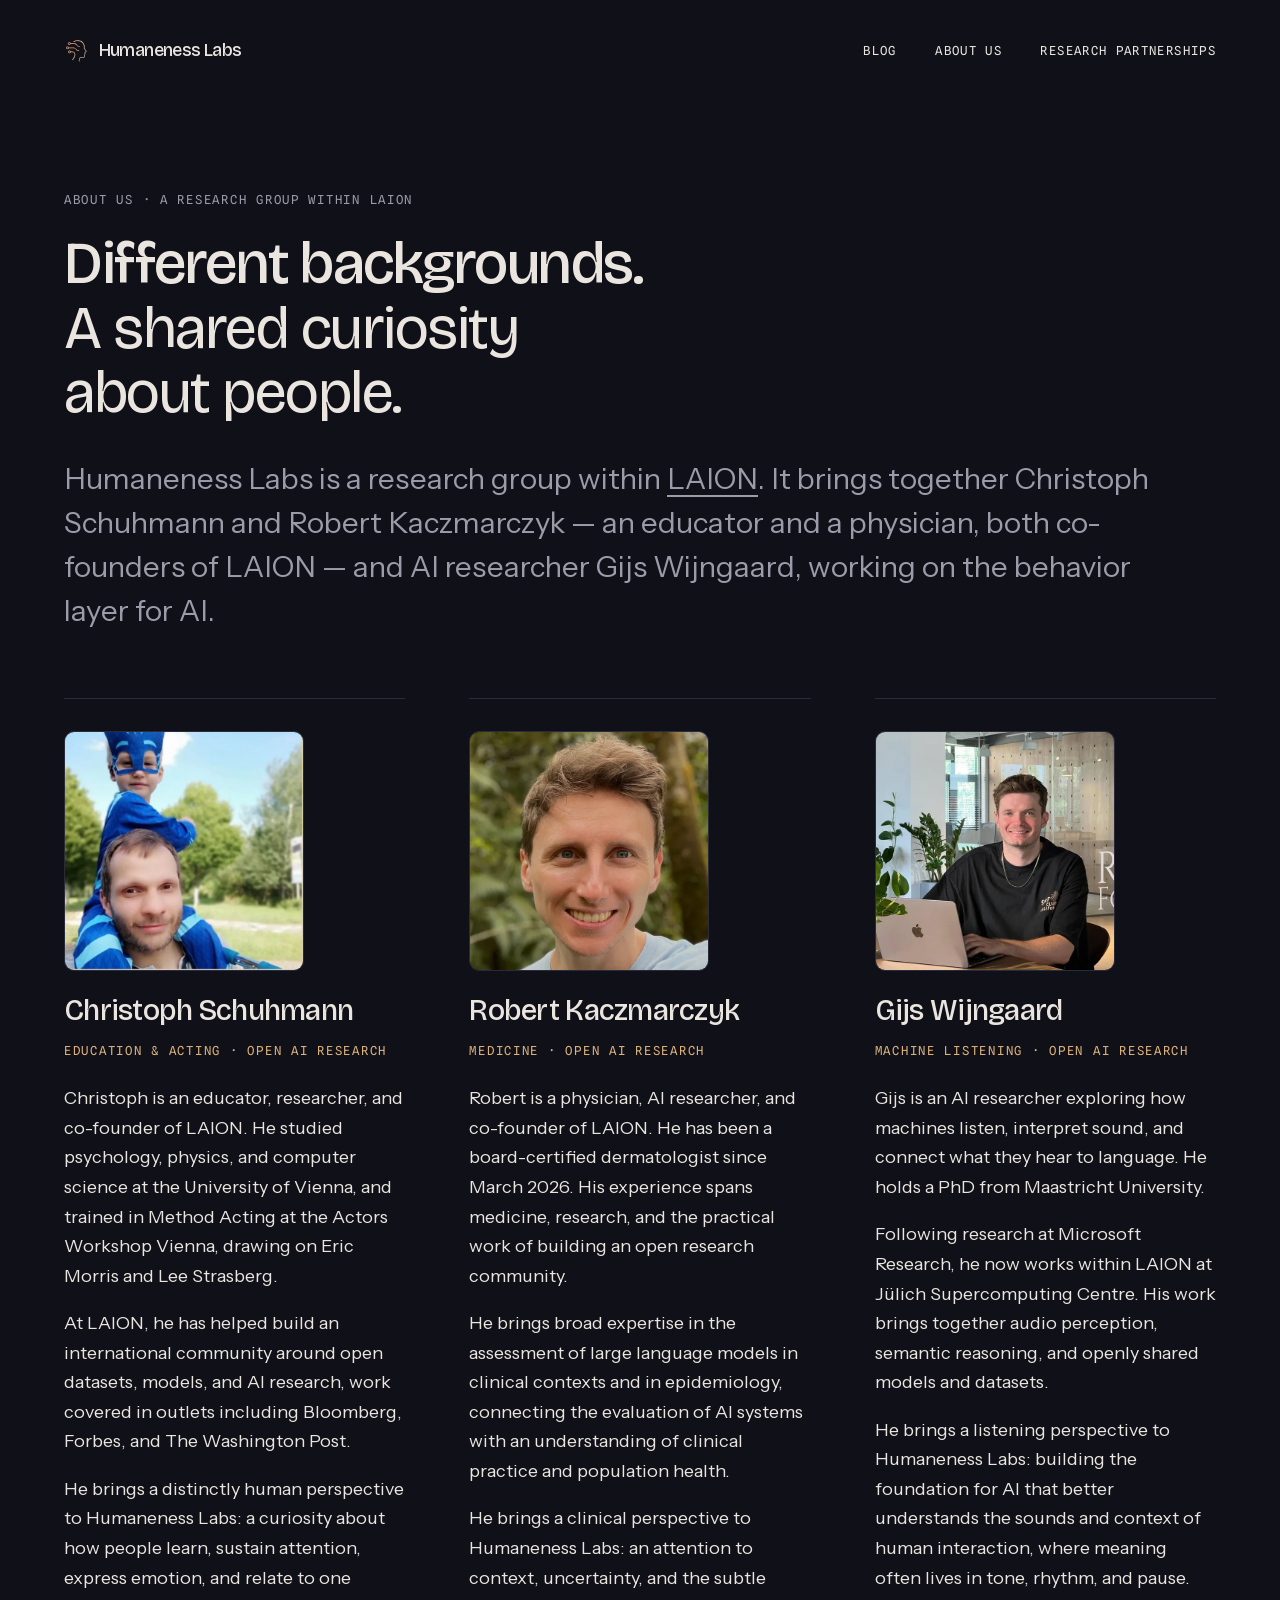
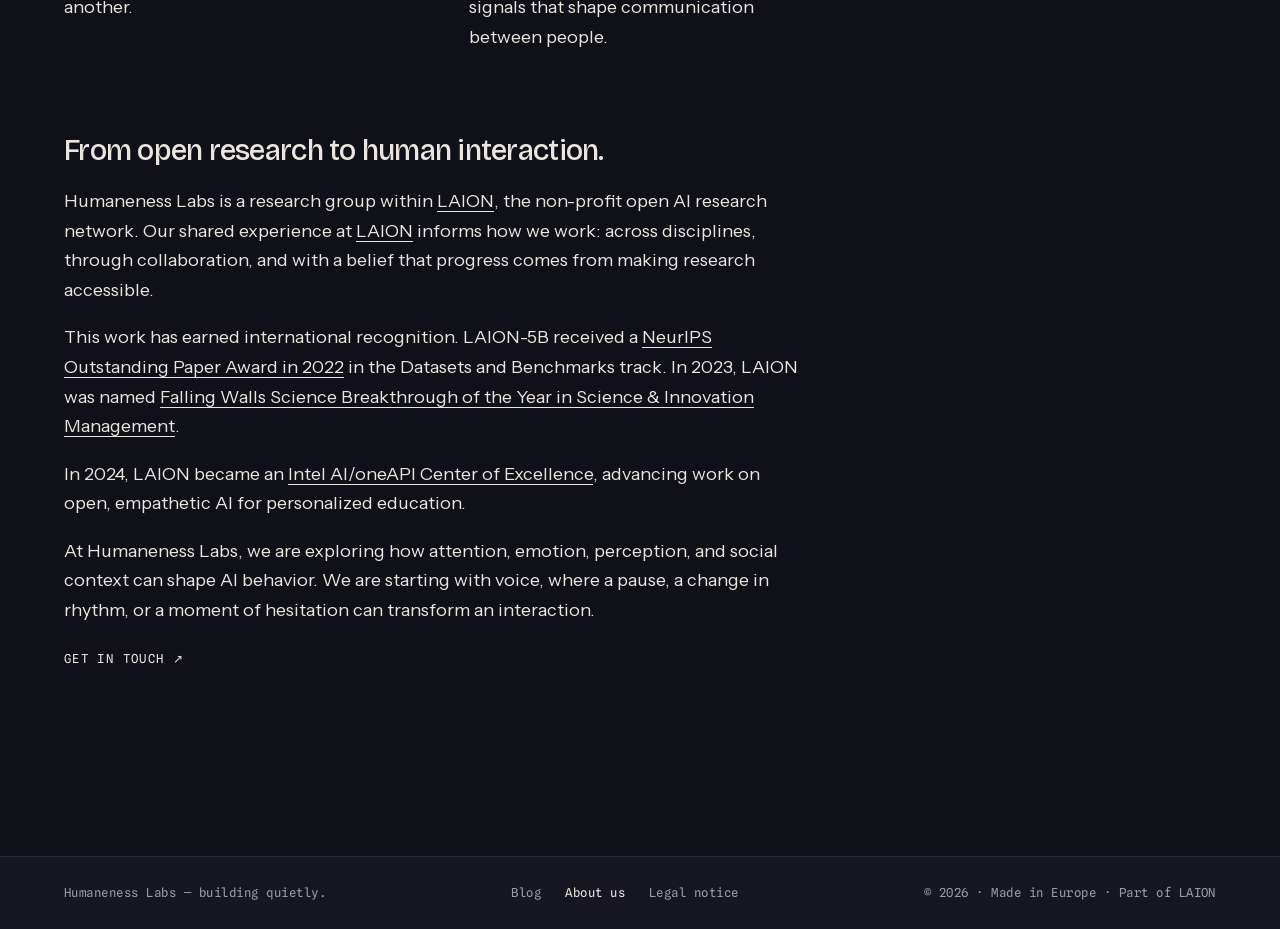
<file: docs/about.html>
<!doctype html>
<html lang="en">
  <head>
    <meta charset="utf-8">
    <meta name="viewport" content="width=device-width, initial-scale=1">
    <meta name="theme-color" content="#101018">
    <meta name="description" content="Meet Christoph Schuhmann, Robert Kaczmarczyk and Gijs Wijngaard: the people behind Humaneness Labs, a research group within LAION, bringing experience in education, medicine, machine listening, and open AI research.">
    <title>About us — Humaneness Labs</title>
    <link rel="icon" href="favicon.png" type="image/png" sizes="64x64">
    <link rel="icon" href="logo.svg" type="image/svg+xml">
    <link rel="stylesheet" href="assets/css/main.css?v=380a3c6ade99">
  </head>
  <body>
    <a class="skip-link" href="#main">Skip to content</a>
    <header class="site-header" aria-label="Primary">
      <a class="wordmark" href="./" aria-label="Humaneness Labs, home">
        <span class="brand-mark" aria-hidden="true"></span>
        <span>Humaneness Labs</span>
      </a>
      <nav class="site-nav" aria-label="Main navigation">
        <a class="text-link" href="blog/">Blog</a>
        <a class="text-link" href="about.html" aria-current="page">About us</a>
        <a class="text-link site-header__contact" href="./#contact">Research partnerships</a>
      </nav>
    </header>
    <main class="content-page shell" id="main" tabindex="-1">
      <div class="content-page__inner">
        <p class="eyebrow">About us · A research group within LAION</p>
        <h1>Different backgrounds.<br><em>A shared curiosity about people.</em></h1>
        <p class="page-intro">Humaneness Labs is a research group within <a href="https://laion.ai/">LAION</a>. It brings together Christoph Schuhmann and Robert Kaczmarczyk — an educator and a physician, both co-founders of LAION — and AI researcher Gijs Wijngaard, working on the behavior layer for AI.</p>

        <div class="founders">
          <section class="founder" aria-labelledby="christoph-name">
            <img class="founder__photo" src="assets/images/team/christoph-schuhmann.webp" alt="Portrait of Christoph Schuhmann" width="640" height="640" loading="lazy" decoding="async">
            <h2 id="christoph-name">Christoph Schuhmann</h2>
            <p class="eyebrow">Education &amp; Acting · Open AI research</p>
            <p>Christoph is an educator, researcher, and co-founder of LAION. He studied psychology, physics, and computer science at the University of Vienna, and trained in Method Acting at the Actors Workshop Vienna, drawing on Eric Morris and Lee Strasberg.</p>
            <p>At LAION, he has helped build an international community around open datasets, models, and AI research, work covered in outlets including Bloomberg, Forbes, and The Washington Post.</p>
            <p>He brings a distinctly human perspective to Humaneness Labs: a curiosity about how people learn, sustain attention, express emotion, and relate to one another.</p>
          </section>
          <section class="founder" aria-labelledby="robert-name">
            <img class="founder__photo" src="assets/images/team/robert-kaczmarczyk.webp" alt="Portrait of Robert Kaczmarczyk" width="640" height="640" loading="lazy" decoding="async">
            <h2 id="robert-name">Robert Kaczmarczyk</h2>
            <p class="eyebrow">Medicine · Open AI research</p>
            <p>Robert is a physician, AI researcher, and co-founder of LAION. He has been a board-certified dermatologist since March 2026. His experience spans medicine, research, and the practical work of building an open research community.</p>
            <p>He brings broad expertise in the assessment of large language models in clinical contexts and in epidemiology, connecting the evaluation of AI systems with an understanding of clinical practice and population health.</p>
            <p>He brings a clinical perspective to Humaneness Labs: an attention to context, uncertainty, and the subtle signals that shape communication between people.</p>
          </section>
          <section class="founder" aria-labelledby="gijs-name">
            <img class="founder__photo" src="assets/images/team/gijs-wijngaard.webp" alt="Portrait of Gijs Wijngaard" width="640" height="640" loading="lazy" decoding="async">
            <h2 id="gijs-name">Gijs Wijngaard</h2>
            <p class="eyebrow">Machine listening · Open AI research</p>
            <p>Gijs is an AI researcher exploring how machines listen, interpret sound, and connect what they hear to language. He holds a PhD from Maastricht University.</p>
            <p>Following research at Microsoft Research, he now works within LAION at Jülich Supercomputing Centre. His work brings together audio perception, semantic reasoning, and openly shared models and datasets.</p>
            <p>He brings a listening perspective to Humaneness Labs: building the foundation for AI that better understands the sounds and context of human interaction, where meaning often lives in tone, rhythm, and pause.</p>
          </section>
        </div>

        <section class="about-note" aria-labelledby="shared-work">
          <h2 id="shared-work">From open research to human interaction.</h2>
          <p>Humaneness Labs is a research group within <a href="https://laion.ai/">LAION</a>, the non-profit open AI research network. Our shared experience at <a href="https://laion.ai/team/">LAION</a> informs how we work: across disciplines, through collaboration, and with a belief that progress comes from making research accessible.</p>
          <p>This work has earned international recognition. LAION-5B received a <a href="https://blog.neurips.cc/2022/11/21/announcing-the-neurips-2022-awards/">NeurIPS Outstanding Paper Award in 2022</a> in the Datasets and Benchmarks track. In 2023, LAION was named <a href="https://falling-walls.com/laion-pioneering-democratisation-ai-research-and-bridging-gaps-field">Falling Walls Science Breakthrough of the Year in Science &amp; Innovation Management</a>.</p>
          <p>In 2024, LAION became an <a href="https://laion.ai/blog/do-they-see-what-we-see/">Intel AI/oneAPI Center of Excellence</a>, advancing work on open, empathetic AI for personalized education.</p>
          <p>At Humaneness Labs, we are exploring how attention, emotion, perception, and social context can shape AI behavior. We are starting with voice, where a pause, a change in rhythm, or a moment of hesitation can transform an interaction.</p>
          <p><a class="text-link" href="mailto:contact@humaneness.ai">Get in touch <span aria-hidden="true">↗</span></a></p>
        </section>
      </div>
    </main>
    <footer class="site-footer shell">
      <p>Humaneness Labs — building quietly.</p>
      <nav class="footer-nav" aria-label="Footer navigation">
        <a href="blog/">Blog</a>
        <a href="about.html" aria-current="page">About us</a>
        <a href="impressum.html">Legal notice</a>
      </nav>
      <p class="site-footer__meta">© 2026 · Made in Europe · Part of <a href="https://laion.ai/">LAION</a></p>
    </footer>
  </body>
</html>
</file>
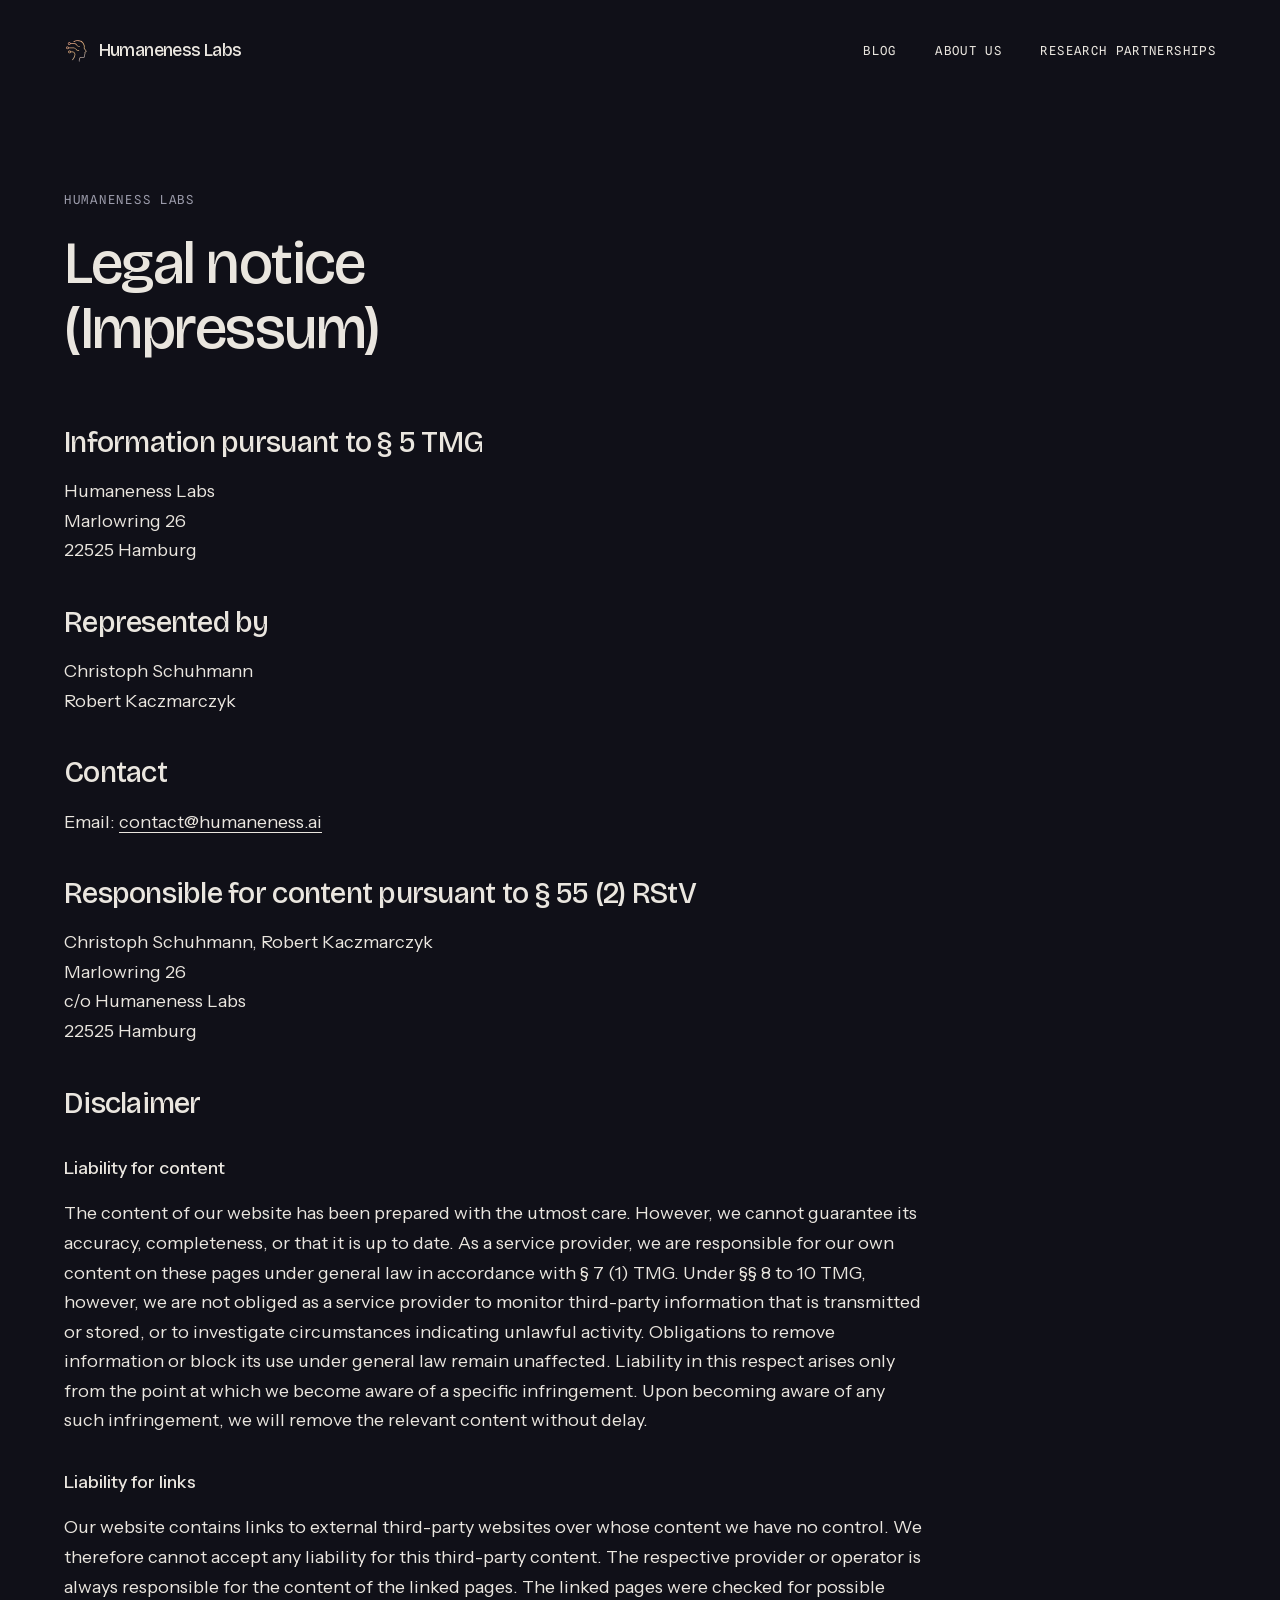
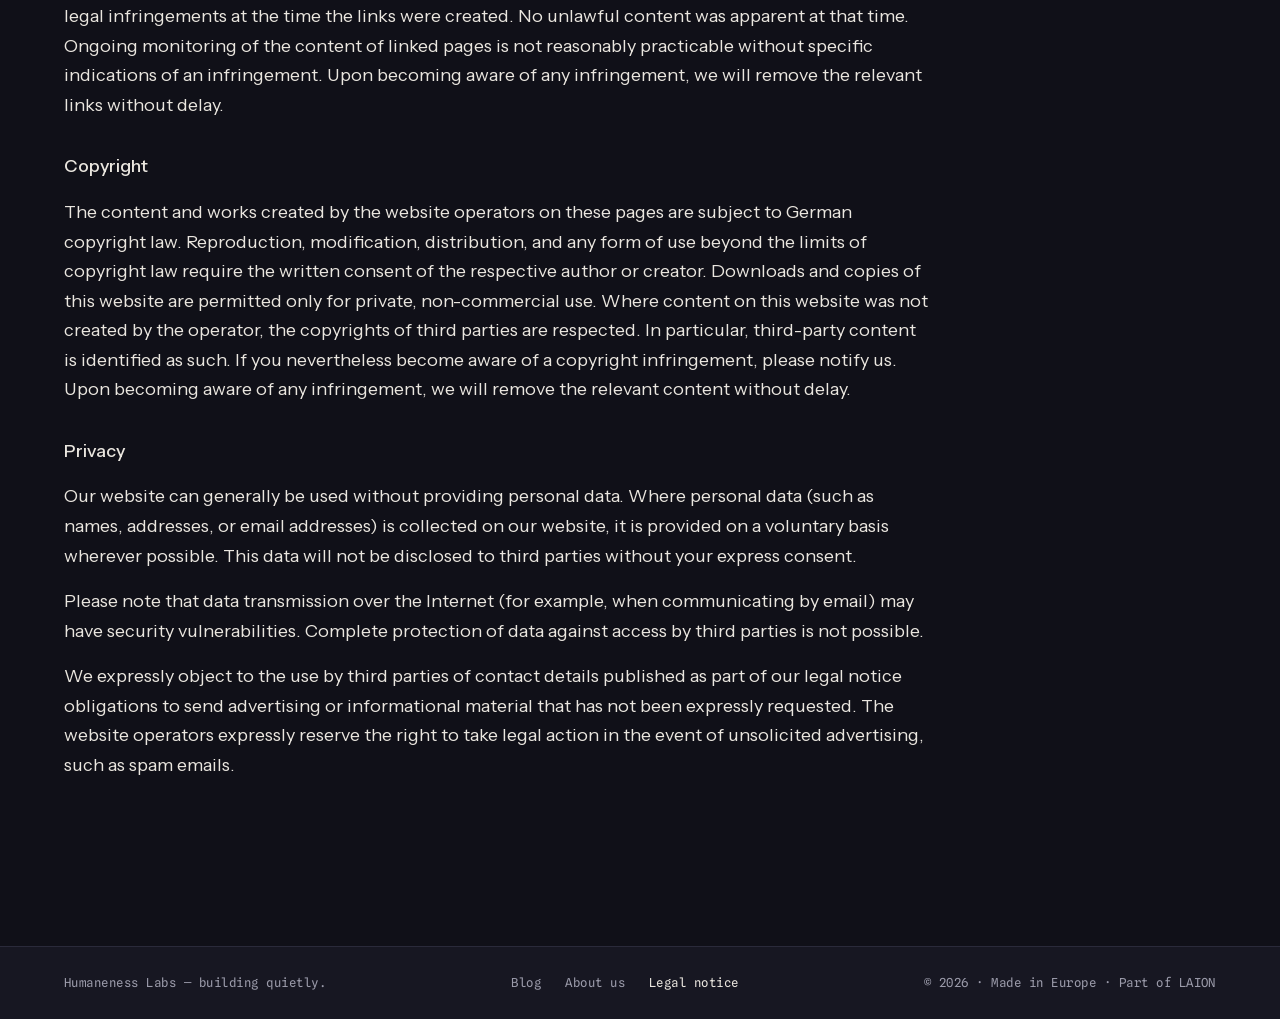
<file: docs/impressum.html>
<!doctype html>
<html lang="en">
  <head>
    <meta charset="utf-8">
    <meta name="viewport" content="width=device-width, initial-scale=1">
    <meta name="theme-color" content="#101018">
    <meta name="description" content="Legal notice and contact information for Humaneness Labs, Marlowring 26, 22525 Hamburg.">
    <title>Legal notice (Impressum) — Humaneness Labs</title>
    <link rel="icon" href="favicon.png" type="image/png" sizes="64x64">
    <link rel="icon" href="logo.svg" type="image/svg+xml">
    <link rel="stylesheet" href="assets/css/main.css?v=380a3c6ade99">
  </head>
  <body>
    <a class="skip-link" href="#main">Skip to content</a>
    <header class="site-header" aria-label="Primary">
      <a class="wordmark" href="./" aria-label="Humaneness Labs, home">
        <span class="brand-mark" aria-hidden="true"></span>
        <span>Humaneness Labs</span>
      </a>
      <nav class="site-nav" aria-label="Main navigation">
        <a class="text-link" href="blog/">Blog</a>
        <a class="text-link" href="about.html">About us</a>
        <a class="text-link site-header__contact" href="./#contact">Research partnerships</a>
      </nav>
    </header>
    <main class="content-page shell" id="main" tabindex="-1">
      <div class="content-page__inner">
        <p class="eyebrow">Humaneness Labs</p>
        <h1>Legal notice <span lang="de">(Impressum)</span></h1>
        <div class="legal-copy">
          <section aria-labelledby="angaben">
            <h2 id="angaben">Information pursuant to § 5 TMG</h2>
            <address>Humaneness Labs<br>Marlowring 26<br>22525 Hamburg</address>
          </section>
          <section aria-labelledby="vertretung">
            <h2 id="vertretung">Represented by</h2>
            <p>Christoph Schuhmann<br>Robert Kaczmarczyk</p>
          </section>
          <section aria-labelledby="kontakt">
            <h2 id="kontakt">Contact</h2>
            <p>Email: <a href="mailto:contact@humaneness.ai">contact@humaneness.ai</a></p>
          </section>
          <section aria-labelledby="verantwortliche">
            <h2 id="verantwortliche">Responsible for content pursuant to § 55 (2) RStV</h2>
            <address>Christoph Schuhmann, Robert Kaczmarczyk<br>Marlowring 26<br>c/o Humaneness Labs<br>22525 Hamburg</address>
          </section>
          <section aria-labelledby="haftungsausschluss">
            <h2 id="haftungsausschluss">Disclaimer</h2>
            <h3>Liability for content</h3>
            <p>The content of our website has been prepared with the utmost care. However, we cannot guarantee its accuracy, completeness, or that it is up to date. As a service provider, we are responsible for our own content on these pages under general law in accordance with § 7 (1) TMG. Under §§ 8 to 10 TMG, however, we are not obliged as a service provider to monitor third-party information that is transmitted or stored, or to investigate circumstances indicating unlawful activity. Obligations to remove information or block its use under general law remain unaffected. Liability in this respect arises only from the point at which we become aware of a specific infringement. Upon becoming aware of any such infringement, we will remove the relevant content without delay.</p>
            <h3>Liability for links</h3>
            <p>Our website contains links to external third-party websites over whose content we have no control. We therefore cannot accept any liability for this third-party content. The respective provider or operator is always responsible for the content of the linked pages. The linked pages were checked for possible legal infringements at the time the links were created. No unlawful content was apparent at that time. Ongoing monitoring of the content of linked pages is not reasonably practicable without specific indications of an infringement. Upon becoming aware of any infringement, we will remove the relevant links without delay.</p>
            <h3>Copyright</h3>
            <p>The content and works created by the website operators on these pages are subject to German copyright law. Reproduction, modification, distribution, and any form of use beyond the limits of copyright law require the written consent of the respective author or creator. Downloads and copies of this website are permitted only for private, non-commercial use. Where content on this website was not created by the operator, the copyrights of third parties are respected. In particular, third-party content is identified as such. If you nevertheless become aware of a copyright infringement, please notify us. Upon becoming aware of any infringement, we will remove the relevant content without delay.</p>
            <h3>Privacy</h3>
            <p>Our website can generally be used without providing personal data. Where personal data (such as names, addresses, or email addresses) is collected on our website, it is provided on a voluntary basis wherever possible. This data will not be disclosed to third parties without your express consent.</p>
            <p>Please note that data transmission over the Internet (for example, when communicating by email) may have security vulnerabilities. Complete protection of data against access by third parties is not possible.</p>
            <p>We expressly object to the use by third parties of contact details published as part of our legal notice obligations to send advertising or informational material that has not been expressly requested. The website operators expressly reserve the right to take legal action in the event of unsolicited advertising, such as spam emails.</p>
          </section>
        </div>
      </div>
    </main>
    <footer class="site-footer shell">
      <p>Humaneness Labs — building quietly.</p>
      <nav class="footer-nav" aria-label="Footer navigation">
        <a href="blog/">Blog</a>
        <a href="about.html">About us</a>
        <a href="impressum.html" aria-current="page">Legal notice</a>
      </nav>
      <p class="site-footer__meta">© 2026 · Made in Europe · Part of <a href="https://laion.ai/">LAION</a></p>
    </footer>
  </body>
</html>
</file>
<file: docs/assets/css/main.css>
@font-face {
  font-family: "Bricolage Grotesque";
  src: url("../fonts/bricolage-grotesque-latin-variable.woff2") format("woff2");
  font-style: normal;
  font-weight: 400 600;
  font-display: swap;
}

@font-face {
  font-family: "Instrument Sans";
  src: url("../fonts/instrument-sans-latin-variable.woff2") format("woff2");
  font-style: normal;
  font-weight: 400 600;
  font-display: swap;
}

@font-face {
  font-family: "Spline Sans Mono";
  src: url("../fonts/spline-sans-mono-400.woff2") format("woff2");
  font-style: normal;
  font-weight: 400;
  font-display: swap;
}

:root {
  --ink-deep: #101018;
  --ink-raise: #171722;
  --hairline: #2a2a3a;
  --bone: #eae6df;
  --mute: #9b9baa;
  --breath-rose: #e4998b;
  --breath-amber: #ddb27a;
  --stream-blue: #7c8cbd;
  --line-glow-rose: #ff6f91;
  --line-glow-amber: #ffc15c;
  --line-glow-blue: #91a8ff;
  --display: "Bricolage Grotesque", "Avenir Next", Avenir, sans-serif;
  --body: "Instrument Sans", "Avenir Next", Avenir, Helvetica, Arial, sans-serif;
  --mono: "Spline Sans Mono", "SFMono-Regular", Consolas, monospace;
  --step--1: clamp(.69rem, .66rem + .14vw, .78rem);
  --step-0: clamp(1rem, .96rem + .2vw, 1.12rem);
  --step-1: clamp(1.35rem, 1.18rem + .82vw, 1.86rem);
  --step-2: clamp(2.25rem, 1.6rem + 2.65vw, 4.15rem);
  --step-3: clamp(3.1rem, 1.75rem + 5.85vw, 7.75rem);
  --space-s: clamp(1rem, 2vw, 1.5rem);
  --space-m: clamp(2.5rem, 5vw, 4.5rem);
  --space-l: clamp(6rem, 13vw, 12rem);
  --measure: 62ch;
  --ease-breath: cubic-bezier(.37, 0, .63, 1);
  --ease-out: cubic-bezier(.16, 1, .3, 1);
  --dur-reveal: 900ms;
}

*, *::before, *::after { box-sizing: border-box; }

html {
  background: var(--ink-deep);
  scroll-behavior: smooth;
}

body {
  margin: 0;
  overflow-x: hidden;
  background: var(--ink-deep);
  color: var(--bone);
  font-family: var(--body);
  font-size: var(--step-0);
  line-height: 1.65;
  -webkit-font-smoothing: antialiased;
  text-rendering: optimizeLegibility;
}

::selection { background: var(--breath-rose); color: var(--ink-deep); }
a { color: inherit; }
a:focus-visible, button:focus-visible { outline: 2px solid var(--stream-blue); outline-offset: 4px; }

.skip-link {
  position: fixed;
  z-index: 30;
  top: 1rem;
  left: 1rem;
  background: var(--bone);
  color: var(--ink-deep);
  width: 1px;
  height: 1px;
  padding: 0;
  overflow: hidden;
  clip-path: inset(50%);
  white-space: nowrap;
}

.skip-link:focus-visible {
  width: auto;
  height: auto;
  padding: .55rem .8rem;
  overflow: visible;
  clip-path: none;
}
.shell { padding-inline: clamp(1.35rem, 5vw, 5rem); }

.site-header {
  position: relative;
  z-index: 10;
  display: flex;
  align-items: center;
  justify-content: space-between;
  gap: 2rem;
  padding: clamp(1.25rem, 3vw, 2.25rem) clamp(1.35rem, 5vw, 5rem);
}

.site-nav { display: flex; flex-wrap: wrap; align-items: center; gap: clamp(1rem, 3vw, 2.5rem); }
.site-nav a[aria-current="page"], .footer-nav a[aria-current="page"] { color: var(--bone); }

.wordmark {
  display: inline-flex;
  align-items: center;
  gap: .62rem;
  font-family: var(--display);
  font-weight: 500;
  letter-spacing: -.035em;
  text-decoration: none;
}

.brand-mark {
  width: 1.55rem;
  height: 1.55rem;
  flex: 0 0 auto;
  background: var(--bone);
  background: linear-gradient(145deg, var(--breath-rose), var(--breath-amber) 55%, var(--stream-blue));
  -webkit-mask: url("../../logo.svg") center / contain no-repeat;
  mask: url("../../logo.svg") center / contain no-repeat;
}

.text-link, .mood, .email-link {
  position: relative;
  text-decoration: none;
}

.text-link {
  font-family: var(--mono);
  font-size: var(--step--1);
  letter-spacing: .11em;
  text-transform: uppercase;
}

.text-link::after, .mood::after, .email-link::after {
  content: "";
  position: absolute;
  inset: auto 0 -.35em;
  height: 1px;
  background: var(--breath-rose);
  transform: scaleX(0);
  transform-origin: left;
  transition: transform 250ms var(--ease-out);
}

.text-link:hover::after, .text-link:focus-visible::after,
.mood:hover::after, .mood:focus-visible::after,
.email-link:hover::after, .email-link:focus-visible::after { transform: scaleX(1); }

.text-link:hover, .mood:hover, .email-link:hover { color: var(--breath-rose); }

.eyebrow {
  margin: 0 0 1.5rem;
  color: var(--mute);
  font-family: var(--mono);
  font-size: var(--step--1);
  letter-spacing: .14em;
  line-height: 1.4;
  text-transform: uppercase;
}

h1, h2 {
  margin: 0;
  font-family: var(--display);
  font-weight: 500;
  font-optical-sizing: auto;
  letter-spacing: -.025em;
  line-height: 1.08;
}

h1 { max-width: 16ch; font-size: clamp(2.75rem, min(7vw, 10.7svh), 7rem); }
h1 > span, h1 > em { display: block; }
h1 em, h2 em, .pull-line, .platform-line em, .direction-lines em { font-style: normal; font-weight: 400; }

.hero {
  position: relative;
  z-index: 1;
  display: grid;
  min-height: calc(100svh - 6.5rem);
  align-items: center;
  padding-block: 2.5rem 5rem;
}

.hero__content { width: min(100%, 72rem); margin-inline: auto; }
.hero__lede {
  max-width: 53ch;
  margin: 2rem 0 0;
  color: var(--mute);
  font-size: clamp(1.05rem, .94rem + .5vw, 1.34rem);
  line-height: 1.55;
}

.hero-word {
  display: inline-block;
  margin-right: .19em;
}

.hero-word:last-child { margin-right: 0; }

.living-line { display: block; width: 100%; }
.living-line--fixed {
  position: fixed;
  z-index: 2;
  top: calc(50% + clamp(4.75rem, 10vw, 9.5rem));
  left: 0;
  height: 140px;
  border-block: 1px solid transparent;
  transform: translate3d(0, var(--dock-shift, 0), 0) translateY(-50%);
  mix-blend-mode: difference;
  pointer-events: none;
}

.living-line--fixed.is-docked {
  z-index: 3;
  mix-blend-mode: normal;
}

.line-color-word { transition: color 130ms linear; }

.line-caption {
  margin: 1.5rem 0 0;
  color: var(--mute);
  font-family: var(--mono);
  font-size: .64rem;
  letter-spacing: .08em;
  opacity: 0;
}

.scroll-cue {
  position: absolute;
  bottom: 2rem;
  left: 50%;
  width: 1px;
  height: 28px;
  background: var(--mute);
  transform-origin: top;
}

.section {
  position: relative;
  z-index: 1;
  display: grid;
  min-height: 100svh;
  align-items: center;
  padding-block: var(--space-l);
}

.section__inner { width: min(100%, 72rem); margin-inline: auto; }
.section h2, .contact h2 { max-width: 18ch; font-size: var(--step-2); }
.section__body { max-width: var(--measure); margin: var(--space-m) 0 0 auto; }
.section__body p { margin: 0; }
.section__body p + p { margin-top: 1.35rem; }

.section--gap .section__inner > p:not(.eyebrow):not(.pull-line),
.presence-copy {
  max-width: var(--measure);
  margin: var(--space-m) 0 0 auto;
}

.pull-line {
  max-width: 30ch;
  margin: var(--space-m) 0 0 auto;
  font-family: var(--display);
  font-size: var(--step-1);
  line-height: 1.3;
}

.section--beneath { overflow: hidden; }
.streams { position: absolute; z-index: -1; inset: 0; overflow: hidden; pointer-events: none; }
.stream {
  position: absolute;
  width: min(70vw, 62rem);
  aspect-ratio: 1;
  border-radius: 50%;
  opacity: .75;
}
.stream--rose { top: 5%; left: -22%; background: radial-gradient(circle, rgb(228 153 139 / .10) 0, rgb(228 153 139 / .04) 38%, transparent 70%); }
.stream--amber { right: -27%; bottom: -12%; background: radial-gradient(circle, rgb(221 178 122 / .085) 0, rgb(221 178 122 / .035) 40%, transparent 71%); }
.stream--blue { top: 20%; right: 12%; width: min(50vw, 42rem); background: radial-gradient(circle, rgb(124 140 189 / .09) 0, rgb(124 140 189 / .025) 44%, transparent 72%); }

.voice-demo {
  margin-top: var(--space-m);
  border: 1px solid var(--hairline);
  background: rgb(16 16 24 / .52);
}

.voice-demo__topline {
  display: flex;
  align-items: center;
  justify-content: space-between;
  gap: 1.5rem;
  padding: 1.15rem 1.3rem;
  border-bottom: 1px solid var(--hairline);
}

.voice-demo__label {
  margin: 0;
  color: var(--mute);
  font-family: var(--mono);
  font-size: var(--step--1);
  letter-spacing: .1em;
  text-transform: uppercase;
}

.moods { display: flex; gap: clamp(.8rem, 2.5vw, 1.8rem); }
.mood {
  padding: 0;
  border: 0;
  background: transparent;
  color: var(--mute);
  cursor: pointer;
  font: 400 var(--step--1)/1.5 var(--mono);
  letter-spacing: .07em;
  text-transform: uppercase;
  transition: color 250ms var(--ease-out);
}

.mood.is-active { color: var(--bone); }
.mood.is-active::after { transform: scaleX(1); }
.living-line--demo { height: clamp(150px, 22vw, 230px); }

.capability-list { margin-top: var(--space-m); border-top: 1px solid var(--hairline); }
.capability {
  display: grid;
  grid-template-columns: minmax(9rem, .45fr) 1fr;
  gap: 2rem;
  align-items: baseline;
  padding: 1.4rem 0;
  border-bottom: 1px solid var(--hairline);
}
.capability > span {
  color: var(--mute);
  font-family: var(--mono);
  font-size: var(--step--1);
  letter-spacing: .11em;
  text-transform: uppercase;
}
.capability p { margin: 0; font-size: clamp(1.05rem, .95rem + .4vw, 1.25rem); }
.platform-line {
  max-width: 37ch;
  margin: var(--space-m) 0 0 auto;
  font-family: var(--display);
  font-size: var(--step-1);
  line-height: 1.35;
}

.section--lab { min-height: auto; }
.lab-grid { display: grid; grid-template-columns: repeat(2, minmax(0, 1fr)); gap: 1rem; margin-top: var(--space-m); }
.lab-card {
  position: relative;
  display: flex;
  min-height: 24rem;
  flex-direction: column;
  gap: 1rem;
  padding: clamp(1.5rem, 3vw, 2.25rem);
  overflow: hidden;
  border: 1px solid var(--hairline);
  border-radius: 10px;
  background: var(--ink-raise);
  text-decoration: none;
  transition: border-color 400ms var(--ease-out), transform 500ms var(--ease-out);
}
.lab-card::before { content: ""; position: absolute; inset: 0; background: radial-gradient(80% 70% at 100% 0%, rgb(228 153 139 / .14), transparent 70%); pointer-events: none; }
.lab-card--performance::before { background: radial-gradient(80% 70% at 0% 0%, rgb(124 140 189 / .16), transparent 70%); }
.lab-card:hover { border-color: #5b4544; transform: translateY(-3px); }
.lab-card > span { position: relative; }
.lab-card__kicker { color: var(--breath-rose); font: var(--step--1)/1.4 var(--mono); letter-spacing: .14em; text-transform: uppercase; }
.lab-card__title { max-width: 15ch; font: 500 clamp(1.6rem, 1.1rem + 1.6vw, 2.5rem)/1.08 var(--display); letter-spacing: -.03em; }
.lab-card__text { max-width: 46ch; color: var(--mute); }
.lab-card__beats { display: flex; flex-wrap: wrap; gap: .4rem; }
.lab-card__beats i { padding: .3rem .65rem; border: 1px solid currentColor; border-radius: 999px; color: var(--stream-blue); font: .66rem/1.3 var(--mono); font-style: normal; letter-spacing: .06em; }
.lab-card--voice .lab-card__beats i:nth-child(1) { color: var(--breath-amber); }
.lab-card--voice .lab-card__beats i:nth-child(2) { color: var(--line-glow-blue); }
.lab-card--voice .lab-card__beats i:nth-child(3) { color: var(--breath-rose); }
.lab-card__meta { color: var(--mute); font: .7rem/1.5 var(--mono); letter-spacing: .06em; }
.lab-card__link { display: inline-block; margin-top: auto; color: var(--breath-rose); transition: transform 300ms var(--ease-out); }
.lab-card:hover .lab-card__link { transform: translateX(5px); }

.eyebrow-link { color: inherit; text-decoration: none; border-bottom: 1px solid transparent; transition: color 250ms, border-color 250ms; }
.eyebrow-link:hover, .eyebrow-link:focus-visible { color: var(--bone); border-color: currentColor; }
.site-footer__meta a { text-decoration: none; }
.site-footer__meta a:hover { color: var(--breath-rose); }

.release-feature.release-feature--ears { border-color: #2f4a46; background: radial-gradient(ellipse at 100% 0, rgb(143 214 200 / .13), transparent 70%), var(--ink-deep); }
.release-feature.release-feature--ears .eyebrow, .release-feature.release-feature--ears h2 span { color: #8fd6c8; }
.release-feature.release-feature--ears .button--primary { border-color: #8fd6c8; background: #8fd6c8; color: #0f1a19; }
.release-feature.release-feature--ears .button--primary:hover { background: #18292a; color: var(--bone); }
.feature-ears { display: grid; grid-template-columns: minmax(7rem, 9.5rem) 1fr; align-items: center; gap: 1.25rem; margin: 1.25rem 0 .25rem; }
.feature-ring { display: block; width: 100%; height: auto; overflow: visible; }
.feature-ring line { stroke-width: 1.7; stroke-linecap: round; opacity: .9; }
.feature-ring__ticks, .feature-ring__voice { transform-origin: 100px 100px; }
.feature-ring__voice { fill: none; stroke: var(--bone); stroke-width: 1; opacity: .55; }
.feature-ears__facts { display: grid; gap: .5rem; margin: 0; padding: 0; list-style: none; color: var(--mute); font-size: .92rem; }
.feature-ears__facts strong { margin-right: .35rem; color: #8fd6c8; font: 500 1.35rem/1 var(--display); letter-spacing: -.02em; }

.lab-card--ears::before { background: radial-gradient(80% 70% at 100% 0%, rgb(143 214 200 / .16), transparent 70%); }
.lab-card--ears .lab-card__kicker, .lab-card--ears .lab-card__link { color: #8fd6c8; }
.lab-card--ears .lab-card__beats i:nth-child(1) { color: #8fd6c8; }
.lab-card--ears .lab-card__beats i:nth-child(2) { color: var(--breath-rose); }
.lab-card--ears .lab-card__beats i:nth-child(3) { color: var(--line-glow-rose); }
.lab-card--performance .lab-card__kicker, .lab-card--performance .lab-card__link { color: #a9b6ff; }
.lab-card--soon { border-style: dashed; background: transparent; }
.lab-card--soon::before { display: none; }
.lab-card--soon:hover { border-color: var(--hairline); transform: none; }
.lab-card--soon .lab-card__kicker, .lab-card--soon .lab-card__title { color: var(--mute); }

.section--presence { min-height: 125svh; }
.presence-copy { max-width: 55ch; }
.direction-lines { margin-top: var(--space-m); border-top: 1px solid var(--hairline); }
.direction-lines p {
  display: grid;
  grid-template-columns: minmax(0, 1fr) minmax(0, 1fr);
  gap: 2rem;
  margin: 0;
  padding: clamp(1.2rem, 2vw, 1.8rem) 0;
  border-bottom: 1px solid var(--hairline);
  font-family: var(--display);
  font-size: clamp(1.25rem, 1rem + 1vw, 2rem);
}
.direction-lines em { color: var(--breath-rose); text-align: right; }

.soul {
  position: relative;
  z-index: 1;
  display: grid;
  min-height: 100svh;
  place-items: center;
  text-align: center;
}
.soul h2 { max-width: 18ch; font-size: var(--step-2); }

.contact {
  position: relative;
  z-index: 2;
  display: grid;
  grid-template-columns: 1fr auto;
  gap: clamp(3rem, 8vw, 9rem);
  min-height: 78svh;
  align-items: end;
  padding-block: var(--space-l);
  background: var(--ink-raise);
}
.contact h2 { max-width: 19ch; }
.email-link {
  align-self: end;
  margin-bottom: .45rem;
  color: var(--bone);
  font-family: var(--mono);
  font-size: var(--step--1);
  letter-spacing: .05em;
  white-space: nowrap;
}

.site-footer {
  position: relative;
  z-index: 2;
  display: flex;
  justify-content: space-between;
  gap: 2rem;
  padding-block: 1.6rem;
  border-top: 1px solid var(--hairline);
  background: var(--ink-raise);
  color: var(--mute);
  font-family: var(--mono);
  font-size: var(--step--1);
  letter-spacing: .04em;
}
.site-footer p { margin: 0; }
.footer-nav { display: flex; flex-wrap: wrap; gap: .75rem 1.5rem; }
.footer-nav a { text-decoration: none; }
.footer-nav a:hover { color: var(--breath-rose); }

.content-page { min-height: calc(100svh - 12rem); padding-block: clamp(3rem, 7vw, 7rem) var(--space-l); }
.content-page__inner { width: min(100%, 72rem); margin-inline: auto; }
.content-page h1 { max-width: 16ch; font-size: var(--step-2); }
.page-intro a { text-underline-offset: .2em; }
.page-intro { max-width: 58ch; margin: 2rem 0 0; color: var(--mute); font-size: var(--step-1); line-height: 1.5; }
.founders { display: grid; grid-template-columns: repeat(auto-fit, minmax(min(100%, 19rem), 1fr)); gap: var(--space-m); margin-top: var(--space-m); }
.founder { border-top: 1px solid var(--hairline); padding-top: 2rem; }
.founder__photo { display: block; width: min(100%, 15rem); height: auto; aspect-ratio: 1; margin-bottom: 1.5rem; border: 1px solid var(--hairline); border-radius: 10px; object-fit: cover; }
.founder h2 { font-size: clamp(1.7rem, .9rem + 1.15vw, 2.3rem); overflow-wrap: anywhere; }
.founder p { max-width: 48ch; }
.founder .eyebrow { margin-top: 1rem; color: var(--breath-amber); }
.about-note { max-width: var(--measure); margin-top: var(--space-m); }
.about-note h2, .legal-copy h2 { font-size: var(--step-1); line-height: 1.2; }
.about-note a, .legal-copy a { text-underline-offset: .2em; }
.legal-copy { max-width: 72ch; margin-top: var(--space-m); overflow-wrap: anywhere; }
.legal-copy section + section { margin-top: 2.5rem; }
.legal-copy h3 { margin: 2rem 0 .75rem; font-size: var(--step-0); font-weight: 500; }
.legal-copy p { margin: 1rem 0 0; }
.legal-copy address { margin-top: 1rem; font-style: normal; }

.error-page { display: grid; min-height: 100svh; place-items: center; padding: 2rem; text-align: center; }
.error-page__inner { max-width: 46rem; }
.error-page h1 { max-width: none; font-size: var(--step-2); }
.error-page p { margin: 1.5rem 0 0; color: var(--mute); }

.no-js .living-line { border-top-color: var(--hairline); }

@media (prefers-reduced-motion: no-preference) {
  .line-caption { animation: caption-in 1s 3s forwards; }
  .scroll-cue { animation: cue-breathe 4.5s var(--ease-breath) infinite; }
  .stream { will-change: transform; }
  .stream--rose { animation: drift-one 110s ease-in-out infinite alternate; }
  .stream--amber { animation: drift-two 140s ease-in-out infinite alternate; }
  .stream--blue { animation: drift-three 90s ease-in-out infinite alternate; }
  .feature-ring__ticks { animation: feature-spin 140s linear infinite; }
  .feature-ring__voice { animation: feature-breathe 4.5s var(--ease-breath) infinite; }
  .js [data-reveal] {
    opacity: 0;
    transform: translateY(18px);
    transition: opacity var(--dur-reveal) var(--ease-out), transform var(--dur-reveal) var(--ease-out);
    transition-delay: calc(var(--i, 0) * 90ms);
  }
  .js [data-reveal].is-in { opacity: 1; transform: translateY(0); }
  .js .hero-word { opacity: 0; transform: translateY(.18em); transition: opacity 750ms var(--ease-out), transform 750ms var(--ease-out); transition-delay: var(--word-delay); }
  .js .hero-word.is-in { opacity: 1; transform: translateY(0); }
  @keyframes caption-in { to { opacity: 1; } }
  @keyframes cue-breathe { 50% { opacity: .35; transform: scaleY(.55); } }
  @keyframes drift-one { to { transform: translate3d(8vw, 5vh, 0); } }
  @keyframes drift-two { to { transform: translate3d(-7vw, -6vh, 0); } }
  @keyframes drift-three { to { transform: translate3d(-4vw, 8vh, 0); } }
  @keyframes feature-spin { to { transform: rotate(360deg); } }
  @keyframes feature-breathe { 50% { opacity: .25; transform: scale(.86); } }
}

@media (prefers-reduced-motion: reduce) {
  html { scroll-behavior: auto; }
  .line-caption { display: none; }
  .line-color-word { transition: none; }
}

@media (hover: none), (pointer: coarse) { .line-caption { display: none; } }

@media (max-width: 720px) {
  .site-header { flex-wrap: wrap; gap: 1rem; }
  .site-nav { width: 100%; justify-content: space-between; }
  .site-header__contact { max-width: 12ch; text-align: right; line-height: 1.35; }
  .living-line--fixed { top: 68%; }
  .section__body, .section--gap .section__inner > p:not(.eyebrow):not(.pull-line), .pull-line, .presence-copy, .platform-line { margin-left: 0; }
  .voice-demo__topline { align-items: flex-start; flex-direction: column; }
  .moods { width: 100%; justify-content: space-between; }
  .capability { grid-template-columns: 1fr; gap: .45rem; }
  .direction-lines p { display: block; }
  .direction-lines em { display: block; margin-top: .2rem; text-align: left; }
  .contact { grid-template-columns: 1fr; align-content: end; }
  .email-link { justify-self: start; }
  .site-footer { flex-direction: column; gap: .45rem; }
  .footer-nav { margin-block: .6rem; }
  .founders { grid-template-columns: 1fr; }
  .lab-grid { grid-template-columns: 1fr; }
  .lab-card { min-height: 0; }
}

@media (max-width: 430px) {
  h1 { font-size: clamp(2.4rem, 11.8vw, 3.2rem); }
  .hero__lede { font-size: 1rem; }
  .mood { font-size: .62rem; }
}
</file>
<file: docs/assets/css/blog.css>
/* Research journal and release experiences. */
:root { --journal-accent: #e9ad91; }
[hidden] { display: none !important; }
.site-nav { flex-wrap: wrap; }
.blog-shell { width: min(100% - 2.7rem, 72rem); margin-inline: auto; }
.journal { padding-block: clamp(3rem, 8vw, 7rem) 5rem; }
.journal h1 { max-width: 19ch; font-size: clamp(2.8rem, 6.2vw, 5.7rem); text-wrap: balance; }
.journal h2 { font-size: clamp(1.9rem, 3.7vw, 3.2rem); text-wrap: balance; }
.journal h3 { font-family: var(--display); font-size: 1.35rem; font-weight: 500; line-height: 1.25; }
.journal p { max-width: 68ch; }
.journal .intro { font-size: clamp(1.15rem, 2.2vw, 1.45rem); color: var(--mute); max-width: 54ch; margin-block: 1.75rem; }
.journal .eyebrow, .release-feature .eyebrow { color: var(--journal-accent); }
.journal a:not(.button):not(.release-card) { text-underline-offset: .25em; text-decoration-color: #7e6b68; }
.journal a:hover { color: var(--journal-accent); }
.article-section { margin-top: clamp(4rem, 8vw, 7rem); scroll-margin-top: 2rem; }
.article-section > h2 { margin-bottom: 1.6rem; }
.article-lede { max-width: 65ch; margin-bottom: 2rem; color: var(--mute); font-size: 1.15rem; }
.article-rule { border-top: 1px solid var(--hairline); padding-top: 2rem; }
.article-columns { display: grid; grid-template-columns: 1fr 1fr; gap: clamp(1.5rem, 5vw, 5rem); }
.article-columns p { color: var(--mute); }
.article-columns h3 { margin-top: 0; }
.actions { display: flex; flex-wrap: wrap; align-items: center; gap: .85rem 1.5rem; margin-block: 1.8rem; }
.button { display: inline-flex; justify-content: center; align-items: center; gap: .7rem; min-height: 46px; border: 1px solid #685852; border-radius: 4px; padding: .65rem 1rem; text-decoration: none; font: inherit; font-size: .95rem; background: transparent; color: var(--bone); cursor: pointer; }
.button--primary { background: var(--journal-accent); color: #17131a; border-color: var(--journal-accent); }
.button:hover { border-color: var(--journal-accent); background: #29202a; color: var(--bone) !important; }
.button:disabled { opacity: .4; cursor: default; }
.small-note { font-size: .88rem; color: var(--mute); }
.meta-row { display: flex; flex-wrap: wrap; gap: .6rem 1.5rem; color: var(--mute); font-family: var(--mono); font-size: .72rem; }
.release-list { margin-top: 4rem; }
.release-card { display: grid; grid-template-columns: 1.2fr 1fr; gap: 2rem; padding-block: 3rem; border-top: 1px solid var(--hairline); text-decoration: none; }
.release-card h2 { margin-block: 1rem; }
.release-card p { color: var(--mute); }
.release-card .read-link { display: inline-block; color: var(--journal-accent); margin-top: 1rem; }
.release-card:hover .read-link { transform: translateX(5px); }
.release-card__art { min-height: 240px; display: grid; align-content: center; gap: 1rem; padding: 2rem; border: 1px solid var(--hairline); border-radius: 8px; background: radial-gradient(ellipse at 70% 30%, #52362f55, transparent 80%), #15151f; }
.release-card__art--teal { background: radial-gradient(ellipse at 80% 20%, #2e5a5455, transparent 80%), #15151f; }
.release-card__art--teal .art-title em { color: #8fd6c8; }
.release-card__art--blue { background: radial-gradient(ellipse at 20% 50%, #2e3b6655, transparent 80%), #15151f; }
.release-card__art .art-title { font: 500 clamp(1.7rem, 3vw, 2.5rem)/1.15 var(--display); letter-spacing: -.04em; }
.release-card__art .art-title em { color: var(--journal-accent); font-style: normal; }
.release-feature { padding: clamp(1.5rem, 3vw, 2.5rem); border: 1px solid #5b4544; border-radius: 6px; background: radial-gradient(ellipse at 100% 0, #573c3555, transparent 70%), var(--ink-deep); position: relative; z-index: 3; }
.release-feature h2 { font-size: clamp(2rem, 3vw, 3rem); letter-spacing: -.045em; }
.release-feature h2 span { display: block; color: var(--journal-accent); }
.release-feature p:not(.eyebrow) { color: var(--mute); font-size: 1rem; }
.release-feature .eyebrow { font-size: .68rem; }
.release-feature .actions { margin-bottom: 0; }
.hero__content--release { display: grid; gap: 3rem; }
.hero__intro { min-width: 0; }
.signal-wave { width: 100%; height: 72px; display: block; color: var(--journal-accent); }
.release-feature audio { width: 100%; height: 38px; margin-top: .5rem; }
.release-feature .audio-label { display: block; font-family: var(--mono); font-size: .65rem; color: var(--mute); margin-top: 1rem; }
@media (min-width: 1150px) {
  .hero__content--release { grid-template-columns: minmax(0, 1.38fr) minmax(0, 1fr); align-items: center; gap: 3.5rem; }
  .hero__content--release h1 { font-size: clamp(3.4rem, 4.45vw, 4.8rem); }
}
@media (min-width: 750px) and (max-width: 1149px) { .release-feature { max-width: 38rem; } }
.stat-strip { display: grid; grid-template-columns: repeat(4, 1fr); margin-top: 3.5rem; padding-block: 1.5rem; border-block: 1px solid var(--hairline); gap: 1.5rem; }
.stat-strip strong { display: block; font: 500 clamp(1.8rem, 3vw, 2.7rem)/1.2 var(--display); color: var(--journal-accent); }
.stat-strip span { font-size: .85rem; color: var(--mute); }
.walkthrough { border: 1px solid #4a3b40; border-radius: 8px; background: #15151e; overflow: hidden; }
.walkthrough__steps { display: grid; grid-template-columns: repeat(5, 1fr); border-bottom: 1px solid var(--hairline); }
.step-button { border: 0; border-right: 1px solid var(--hairline); padding: 1.1rem .8rem; background: transparent; color: var(--mute); font: inherit; font-size: .85rem; cursor: pointer; text-align: left; min-height: 80px; }
.step-button:last-child { border-right: 0; }
.step-button span { display: block; font: .7rem var(--mono); margin-bottom: .4rem; }
.step-button[aria-pressed="true"] { color: var(--journal-accent); background: #34252b; box-shadow: inset 0 -2px var(--journal-accent); }
.step-button:hover { color: var(--bone); }
.walk-panel { display: grid; grid-template-columns: 1fr 1fr; gap: clamp(1.5rem, 4vw, 4rem); align-items: center; padding: clamp(1.4rem, 4vw, 3rem); }
.walk-panel + .walk-panel { border-top: 1px solid var(--hairline); }
.is-ready .walk-panel { min-height: 390px; border-top: 0; }
.walk-panel h3 { font-size: clamp(1.65rem, 2.7vw, 2.4rem); margin-block: .6rem 1rem; }
.walk-panel p { color: var(--mute); }
.walk-panel .eyebrow { font-size: .65rem; }
.walk-controls { display: flex; flex-wrap: wrap; align-items: center; gap: .75rem; padding: 1rem clamp(1.4rem, 4vw, 3rem); border-top: 1px solid var(--hairline); }
.walk-status { margin-right: auto; color: var(--mute); font: .75rem var(--mono); }
.walk-controls .button { font-size: .8rem; padding: .5rem .75rem; }
.stage-art { min-height: 250px; display: flex; flex-direction: column; justify-content: center; gap: 1rem; padding: 1.6rem; border: 1px solid #383442; border-radius: 6px; background: radial-gradient(ellipse at 50% 50%, #43323b44, transparent 80%), #11111a; }
.stage-art blockquote { margin: 0; font: 500 clamp(1.5rem, 2.6vw, 2rem)/1.3 var(--display); }
.stage-label { color: var(--mute); font: .65rem var(--mono); text-transform: uppercase; letter-spacing: .1em; }
.stage-tags { display: flex; flex-wrap: wrap; gap: .5rem; }
.stage-tags span { font-size: .8rem; border: 1px solid #51414a; padding: .35rem .6rem; border-radius: 3px; color: #d5b3b2; }
.layer-grid { display: grid; grid-template-columns: repeat(6, 1fr); gap: 7px; }
.layer-grid i { display: block; aspect-ratio: 1.7; border: 1px solid #b88f9b; background: #6c465c66; border-radius: 3px; }
.token-grid { display: grid; grid-template-columns: repeat(6, 1fr); gap: 6px; }
.token-grid span { display: grid; place-items: center; min-height: 40px; border: 1px solid #78594e; border-radius: 4px; font: .75rem var(--mono); background: #3c2b26; color: var(--journal-accent); }
.stage-flow { display: grid; gap: .5rem; }
.stage-flow span { padding: .65rem .8rem; border-left: 2px solid var(--journal-accent); background: #24202c; font-size: .9rem; }
.walkthrough.is-playing .walk-panel:not([hidden]) .layer-grid i,
.walkthrough.is-playing .walk-panel:not([hidden]) .token-grid span { animation: token-light 2.4s ease-in-out infinite; animation-delay: calc(var(--i) * 80ms); }
.walkthrough.is-playing .walk-panel:not([hidden]) .signal-wave { animation: voice-breath 2s ease-in-out infinite; }
@keyframes token-light { 50% { background: #b77562; color: #101018; border-color: #f0b99f; } }
@keyframes voice-breath { 50% { transform: scaleY(.5); opacity: .65; } }
.diagram { border: 1px solid var(--hairline); border-radius: 5px; padding: 1rem; margin-top: 1.5rem; }
.diagram summary { cursor: pointer; padding: .25rem; }
.diagram img { display: block; width: 100%; height: auto; margin-top: 1rem; border-radius: 3px; }
.article-callout { border-left: 2px solid var(--journal-accent); padding: .2rem 0 .2rem 1.5rem; margin-block: 2rem; }
.lens-grid { display: grid; grid-template-columns: 1fr 1fr; gap: 1px; border: 1px solid var(--hairline); background: var(--hairline); margin-top: 2rem; }
.lens-grid > div { background: var(--ink-deep); padding: 1.6rem; }
.lens-grid h3 { margin-top: 0; }
.lens-grid p { color: var(--mute); margin-bottom: 0; }
.audio-filters { display: flex; flex-wrap: wrap; gap: 1rem; align-items: end; margin-block: 2rem; }
.audio-filters label { display: grid; gap: .5rem; color: var(--mute); font-size: .8rem; }
.audio-filters select { background: #1c1c28; color: var(--bone); padding: .7rem 2.5rem .7rem .8rem; border: 1px solid #4a4350; border-radius: 4px; font: inherit; font-size: 1rem; min-height: 44px; }
select:focus-visible, summary:focus-visible { outline: 2px solid var(--journal-accent); outline-offset: 4px; }
.audio-count { color: var(--mute); font: .75rem var(--mono); margin: 0 0 .8rem auto; }
.audio-grid { display: grid; grid-template-columns: repeat(3, minmax(0, 1fr)); gap: 1rem; }
.audio-card { min-width: 0; border: 1px solid var(--hairline); border-radius: 6px; padding: 1.35rem; background: #15151f; }
.audio-card h3 { margin: 1rem 0 .5rem; }
.audio-card .sample-description { color: var(--mute); font-size: .9rem; min-height: 4.5em; }
.audio-card .meta-row { font-size: .65rem; gap: .6rem; }
.audio-card audio { width: 100%; height: 40px; }
.audio-card .signal-wave { height: 55px; margin: 1.2rem 0; color: #bd918d; }
.audio-card.is-playing { border-color: var(--journal-accent); }
.audio-card details { margin-top: 1rem; font-size: .8rem; }
.audio-card summary { cursor: pointer; color: var(--mute); }
.audio-card details p { line-height: 1.75; }
.audio-card .download { display: inline-block; margin-top: .75rem; color: var(--mute); font-size: .75rem; }
.audio-error { font-size: .85rem; color: var(--journal-accent); }
.article-end { display: grid; grid-template-columns: 1fr auto; align-items: center; gap: 2rem; padding-block: 2rem; margin-top: 5rem; border-top: 1px solid var(--hairline); }
.article-end p { margin: .7rem 0 0; color: var(--mute); }
@media (max-width: 900px) { .audio-grid { grid-template-columns: 1fr 1fr; } }
@media (max-width: 720px) {
  .release-card, .walk-panel, .article-columns { grid-template-columns: 1fr; }
  .release-card__art { min-height: 180px; }
  .release-card { gap: 1.5rem; }
  .release-card__art { order: -1; }
  .stat-strip { grid-template-columns: 1fr 1fr; }
  .step-button { font-size: .68rem; padding: .8rem .4rem; min-height: 76px; }
  .stage-art { min-height: 210px; }
  .walk-status { flex-basis: 100%; }
  .article-end { grid-template-columns: 1fr; gap: .5rem; }
  .site-header__contact { font-size: .6rem; }
  .site-nav { gap: .75rem; }
}
@media (max-width: 540px) {
  .audio-grid, .lens-grid { grid-template-columns: 1fr; }
  .audio-count { margin-left: 0; flex-basis: 100%; }
  .audio-filters label { width: 100%; }
  .audio-filters select { width: 100%; }
  .audio-card .sample-description { min-height: 0; }
  .walk-controls .button { flex-grow: 1; }
  .stage-art { padding: 1.1rem; }
}
@media (prefers-reduced-motion: reduce) {
  .walkthrough *, .read-link { animation: none !important; transition: none !important; }
}
/* Keep the decorative homepage line beneath the release player. */
.hero:has(.release-feature) { z-index: 3; }
@media (prefers-reduced-motion: no-preference) {
  .is-ready .walk-panel:not([hidden]) .stage-art { animation: stage-enter 450ms ease-out both; }
  .walkthrough.is-playing .walk-panel:not([hidden]) .stage-flow span { animation: flow-highlight 3s ease-in-out infinite; }
  .walkthrough.is-playing .stage-flow span:nth-child(2) { animation-delay: 500ms; }
  .walkthrough.is-playing .stage-flow span:nth-child(3) { animation-delay: 1000ms; }
  .walkthrough.is-playing .stage-flow span:nth-child(4) { animation-delay: 1500ms; }
}
@keyframes stage-enter { from { opacity: 0; transform: translateY(8px); } to { opacity: 1; transform: translateY(0); } }
@keyframes flow-highlight { 50% { border-color: #e9ad91; background: #49303b; } }
@media (max-width: 540px) {
  .walkthrough__steps { grid-template-columns: repeat(3, minmax(0, 1fr)); }
  .step-button { padding-inline: .7rem; border-bottom: 1px solid var(--hairline); }
}
</file>
<file: docs/assets/css/performancenet.css>
/* Humaneness PerformanceNet: scroll-driven release page. */
@font-face {
  font-family: "Newsreader";
  src: url("../fonts/newsreader-400-italic.woff2") format("woff2");
  font-style: italic;
  font-weight: 400;
  font-display: swap;
}

.pn-page { --pn-accent: #a9b6ff; --pn-violet: #b4a6ff; --pn-rose: #e4998b; --pn-amber: #ddb27a; --serif: "Newsreader", Georgia, serif; }
.pn-shell { width: min(100% - 2.5rem, 76rem); margin-inline: auto; }
.pn { position: relative; overflow-x: clip; }
.pn .eyebrow { color: var(--pn-accent); }
.pn h2 { text-wrap: balance; }
.pn h2 em { color: var(--pn-accent); font-style: normal; font-weight: 400; }
.pn p a:not(.button) { text-decoration-color: #5d6488; text-underline-offset: .25em; }
.pn p a:not(.button):hover { color: var(--pn-accent); }
.pn .button--primary { border-color: var(--pn-accent); background: var(--pn-accent); color: #121424; }
.pn .button:hover { border-color: var(--pn-accent); background: #20243a; }
.pn-lede { max-width: 58ch; margin: 1.4rem 0 0; color: var(--mute); font-size: clamp(1.02rem, .95rem + .35vw, 1.2rem); }
.pn-shell h2, .pn-study__intro h2 { font-size: clamp(2.1rem, 1.3rem + 3.3vw, 4.4rem); }

/* ---------- Hero ---------- */
.pn-hero { position: relative; display: grid; min-height: calc(100svh - 6rem); align-items: center; padding-block: 1rem 4rem; overflow: hidden; }
.pn-hero__waves { position: absolute; top: 50%; right: -12%; width: min(78vw, 900px); fill: none; stroke: rgb(145 168 255 / .09); stroke-width: 1; transform: translateY(-50%); pointer-events: none; }
.pn-hero__grid { position: relative; display: grid; grid-template-columns: minmax(0, 1.15fr) minmax(0, .85fr); align-items: center; gap: clamp(2rem, 5vw, 5rem); }
.pn-hero__title { margin: 0; font-size: clamp(2.8rem, min(1.1rem + 4.5vw, 11svh), 6.4rem); line-height: .97; letter-spacing: -.045em; }
.pn-hero__title span, .pn-hero__title em { display: block; white-space: nowrap; }
@media (max-width: 420px) { .pn-hero__title span, .pn-hero__title em { white-space: normal; } }
.pn-hero__title em {
  padding-bottom: .08em;
  background: linear-gradient(95deg, #91a8ff 0%, var(--pn-violet) 48%, var(--pn-rose) 100%);
  -webkit-background-clip: text;
  background-clip: text;
  color: transparent;
  font-style: normal;
  font-weight: 400;
}
.pn-hero__intro { max-width: 46ch; margin: 1.6rem 0 0; color: var(--mute); font-size: clamp(1.05rem, .95rem + .5vw, 1.35rem); line-height: 1.5; }
.pn-hero__intro strong { color: var(--bone); font-weight: 500; }
.pn-hero .actions { margin-top: 2rem; }

.pn-slate { position: relative; margin: 0; padding: clamp(1.4rem, 3vw, 2.2rem); border: 1px solid #343a58; border-radius: 14px; background: linear-gradient(160deg, rgb(145 168 255 / .08), transparent 55%), #14151f; box-shadow: 0 30px 80px -40px rgb(0 0 0 / .8); }
.pn-slate__head { display: flex; justify-content: space-between; gap: 1rem; padding-bottom: 1rem; border-bottom: 1px solid #2c3048; color: var(--mute); font: .64rem/1.4 var(--mono); letter-spacing: .14em; text-transform: uppercase; }
.pn-slate__line { margin: 1.6rem 0 0; font: 400 clamp(1.6rem, 1.2rem + 1.4vw, 2.4rem)/1.25 var(--display); letter-spacing: -.02em; }
.pn-mark { padding-bottom: .12em; background-repeat: no-repeat; background-position: 0 100%; background-size: 100% 2px; }
.pn-mark--a { background-image: linear-gradient(90deg, #91a8ff, #91a8ff); }
.pn-mark--b { background-image: linear-gradient(90deg, var(--pn-rose), var(--pn-rose)); }
.pn-slate__notes { display: grid; gap: .45rem; margin-top: 1.3rem; color: var(--mute); font: italic 400 clamp(1rem, .95rem + .3vw, 1.18rem)/1.4 var(--serif); }
.pn-note::before { content: ""; display: inline-block; width: .5rem; height: .5rem; margin-right: .6rem; border-radius: 50%; background: #91a8ff; vertical-align: .1em; }
.pn-note--b::before { background: var(--pn-rose); }
.pn-slate__foot { display: grid; grid-template-columns: auto 1fr auto; align-items: center; gap: .9rem; margin-top: 1.6rem; color: var(--mute); font: .62rem/1 var(--mono); letter-spacing: .14em; text-transform: uppercase; }
.pn-slate__foot i { height: 1px; background: linear-gradient(90deg, #91a8ff, var(--pn-rose)); transform-origin: left; }

/* ---------- Stats ---------- */
.pn-stats dl { display: grid; grid-template-columns: repeat(4, minmax(0, 1fr)); gap: 1.5rem; margin: 0; padding-block: 1.6rem; border-block: 1px solid var(--hairline); }
.pn-stats dl > div { display: flex; flex-direction: column-reverse; justify-content: flex-end; gap: .2rem; }
.pn-stats dt { color: var(--mute); font-size: .85rem; }
.pn-stats dd { margin: 0; color: var(--pn-accent); font: 500 clamp(2rem, 1.3rem + 2.6vw, 3.4rem)/1.1 var(--display); font-variant-numeric: tabular-nums; letter-spacing: -.03em; }

/* ---------- Why ---------- */
.pn-why { padding-block: clamp(5rem, 10vw, 8rem); }
.pn-strike { position: relative; display: inline-block; color: var(--mute); }
.pn-strike::after { content: ""; position: absolute; top: 54%; right: -.05em; left: -.05em; height: .07em; border-radius: 1em; background: var(--pn-rose); transform: scaleX(var(--strike, 1)); transform-origin: left; transition: transform 900ms var(--ease-out) 500ms; }
.pn-scrub { max-width: 34ch; margin: clamp(2.5rem, 5vw, 4rem) 0 0; font: 400 clamp(1.5rem, 1.05rem + 1.9vw, 2.75rem)/1.25 var(--display); letter-spacing: -.02em; text-wrap: pretty; }
.pn-scrub .w { color: rgb(234 230 223 / .2); transition: color 350ms ease-out; }
.pn-scrub .w.is-lit { color: var(--bone); }
.pn-why__cols { display: grid; grid-template-columns: repeat(2, minmax(0, 1fr)); gap: clamp(1.5rem, 5vw, 5rem); max-width: 60rem; margin: clamp(2.5rem, 5vw, 4rem) 0 0 auto; }
.pn-why__cols p { margin: 0; color: var(--mute); }

/* ---------- Scene study ---------- */
.pn-study { border-top: 1px solid var(--hairline); background: radial-gradient(60% 50% at 80% 0%, rgb(145 168 255 / .07), transparent 72%); }
.pn-study__intro { padding-block: clamp(5rem, 9vw, 7rem) 2rem; }
.pn-study__stage { display: none; }
.pn-study__steps { display: grid; gap: 1.25rem; width: min(100% - 2.5rem, 76rem); margin-inline: auto; padding-bottom: 4rem; }
.pn-step__card { width: min(100%, 26rem); padding: clamp(1.15rem, 2.5vw, 1.7rem); border: 1px solid var(--hairline); border-radius: 12px; background: rgb(19 19 28 / .82); }
.pn-step__card .eyebrow { margin-bottom: .9rem; }
.pn-step__card h3 { margin: 0 0 .75rem; font: 500 clamp(1.3rem, 1.1rem + .9vw, 1.8rem)/1.15 var(--display); letter-spacing: -.02em; }
.pn-step__card p { margin: 0 0 1rem; color: var(--mute); font-size: .97rem; }
.pn-step__card .small-note { margin: 0; font-size: .82rem; }

.js .pn-study__stage { position: sticky; top: 0; display: block; height: 100svh; overflow: hidden; }
.js .pn-study__steps { position: relative; z-index: 2; display: block; margin-top: -100svh; padding-bottom: 40svh; pointer-events: none; }
.js .pn-step { display: flex; min-height: 100svh; align-items: center; }
.js .pn-step__card { backdrop-filter: blur(14px); -webkit-backdrop-filter: blur(14px); opacity: .28; pointer-events: auto; transform: translateY(14px); transition: opacity 500ms var(--ease-out), transform 600ms var(--ease-out); }
.js .pn-step.is-current .pn-step__card { opacity: 1; transform: none; }

.pn-rail { position: absolute; z-index: 3; top: clamp(.9rem, 3svh, 1.6rem); left: 50%; width: min(100% - 2.5rem, 76rem); transform: translateX(-50%); }
.pn-rail ol { display: flex; justify-content: space-between; gap: .5rem; margin: 0; padding: 0; list-style: none; }
.pn-rail a { display: inline-flex; align-items: baseline; gap: .5rem; padding-block: .5rem; color: var(--mute); font: .66rem/1 var(--mono); letter-spacing: .12em; text-decoration: none; text-transform: uppercase; transition: color 300ms; }
.pn-rail a span { color: #5d5d72; transition: color 300ms; }
.pn-rail a:hover, .pn-rail a.is-active { color: var(--bone); }
.pn-rail a.is-active span { color: var(--pn-accent); }
.pn-rail__progress { display: block; height: 1px; margin-top: .3rem; background: var(--hairline); }
.pn-rail__progress i { display: block; width: 100%; height: 100%; background: linear-gradient(90deg, #91a8ff, var(--pn-violet), var(--pn-rose)); transform: scaleX(var(--p, 0)); transform-origin: left; }

/* The board scales as one piece: every size inside is a share of its width. */
.pn-board { position: absolute; container-type: size; --t: 600ms; --ease: var(--ease-out); }
.pn-board > * { position: absolute; margin: 0; }
.pn-radio { top: 4%; left: 3%; width: 7cqw; aspect-ratio: 1; }
.pn-radio i { position: absolute; inset: 0; border: 1px solid #91a8ff; border-radius: 50%; opacity: 0; }
.pn-radio::after { content: ""; position: absolute; inset: 42%; border-radius: 50%; background: #91a8ff; box-shadow: 0 0 2cqw #91a8ff; }
.pn-slug { top: 6.4%; left: 12%; color: var(--mute); font: max(9px, 1.35cqw)/1.2 var(--mono); letter-spacing: .14em; text-transform: uppercase; }
.pn-tags { top: 15%; right: 0; left: 0; display: flex; justify-content: center; gap: 1.2cqw; padding: 0; list-style: none; }
.pn-tags li { padding: .9cqw 1.7cqw; border: 1px solid #3c4466; border-radius: 99cqw; color: var(--bone); font: max(10px, 1.6cqw)/1.2 var(--mono); letter-spacing: .04em; opacity: 0; transform: translateY(-1.5cqw); transition: opacity var(--t) var(--ease), transform var(--t) var(--ease); }
.pn-line { top: 27%; right: 0; left: 0; display: flex; justify-content: center; gap: 1.5cqw; color: var(--bone); font: 400 4.6cqw/1.15 var(--display); letter-spacing: -.02em; transition: top 800ms var(--ease), gap 800ms var(--ease); }
.pn-beat { display: inline-flex; flex-direction: column; gap: 1cqw; }
.pn-beat__label { color: #91a8ff; font: max(9px, 1.35cqw)/1 var(--mono); letter-spacing: .14em; text-transform: uppercase; opacity: 0; transform: translateY(1cqw); transition: opacity var(--t) var(--ease), transform var(--t) var(--ease); }
.pn-beat + .pn-beat .pn-beat__label { color: var(--pn-rose); }
.pn-beat__text { transition: color 600ms; }
.pn-beat__stream { max-width: 26cqw; color: #b9c4ff; font: italic 400 max(12px, 2.3cqw)/1.3 var(--serif); letter-spacing: 0; clip-path: inset(0 100% 0 0); transition: clip-path 1100ms var(--ease) 250ms, opacity 500ms; }
.pn-beat + .pn-beat .pn-beat__stream { color: #f0b8ad; transition-delay: 650ms; }

.pn-makeup { top: 50%; right: 9%; left: 9%; }
.pn-makeup ol { display: grid; grid-template-columns: repeat(4, minmax(0, 1fr)); gap: 1.4cqw; margin: 0; padding: 0; list-style: none; }
.pn-makeup li { display: grid; gap: 1cqw; padding: 2cqw 1.6cqw; border: 1px solid #343a58; border-radius: 1.2cqw; background: #14151f; color: var(--bone); font: 500 max(11px, 2cqw)/1.1 var(--display); opacity: 0; transform: translateY(2cqw); transition: opacity var(--t) var(--ease), transform var(--t) var(--ease); transition-delay: calc(300ms + var(--n) * 110ms); }
.pn-makeup li span { color: #91a8ff; font: max(9px, 1.3cqw)/1 var(--mono); letter-spacing: .12em; }
.pn-makeup li::after { content: ""; height: 1px; margin-top: 2.4cqw; border-top: 1px dashed #3c4160; }
.pn-makeup p, .pn-timeline p { margin: 2cqw 0 0; color: var(--mute); font: max(9px, 1.35cqw)/1.3 var(--mono); letter-spacing: .1em; text-align: center; text-transform: uppercase; opacity: 0; transition: opacity var(--t) 800ms; }
.pn-timeline { top: 62%; right: 9%; left: 9%; }
.pn-timeline__bar { display: grid; grid-template-columns: 1.15fr .45fr 1fr; gap: 1cqw; }
.pn-timeline__bar span { display: grid; height: 5.5cqw; place-items: center; border-radius: 1cqw; font: max(9px, 1.35cqw)/1 var(--mono); letter-spacing: .14em; text-transform: uppercase; transform: scaleX(0); transform-origin: left; transition: transform 900ms var(--ease); }
.pn-timeline__beat { background: rgb(145 168 255 / .16); color: #b9c4ff; box-shadow: inset 0 0 0 1px rgb(145 168 255 / .5); transition-delay: 300ms !important; }
.pn-timeline__gap { border: 1px dashed #3c4160; color: #6f7390; transition-delay: 800ms !important; }
.pn-timeline__beat--b { background: rgb(228 153 139 / .14); color: #f0b8ad; box-shadow: inset 0 0 0 1px rgb(228 153 139 / .5); transition-delay: 1100ms !important; }

.pn-intent { top: 47%; right: 7%; left: 7%; height: 46%; opacity: 0; transform: translateY(2cqw); transition: opacity var(--t) var(--ease), transform var(--t) var(--ease); }
.pn-intent__arc { position: absolute; top: 0; left: 0; width: 100%; height: 11cqw; overflow: visible; fill: none; stroke: url(#pn-arc); stroke-dasharray: 1; stroke-dashoffset: 1; stroke-linecap: round; stroke-width: 2.5; transition: stroke-dashoffset 1400ms var(--ease) 200ms; }
.pn-intent__from, .pn-intent__to { position: absolute; top: 12cqw; font: max(10px, 1.6cqw)/1 var(--mono); letter-spacing: .12em; text-transform: uppercase; }
.pn-intent__from { left: 0; color: #91a8ff; }
.pn-intent__to { right: 0; color: var(--pn-rose); }
.pn-intent__meta { position: absolute; top: 17cqw; right: 0; left: 0; display: flex; justify-content: center; flex-wrap: wrap; gap: .6cqw 3cqw; margin: 0; color: var(--mute); font-size: max(11px, 1.75cqw); }
.pn-obligations { position: absolute; top: 23cqw; left: 50%; display: flex; gap: 2.4cqw; margin: 0; padding: 0; list-style: none; transform: translateX(-50%); }
.pn-obligations li { width: 1.6cqw; aspect-ratio: 1; border: 1px solid #4b5170; border-radius: 50%; transform: scale(.4); opacity: 0; transition: transform 500ms var(--ease), opacity 500ms, background 500ms; transition-delay: calc(700ms + var(--n) * 90ms); }
.pn-obligations li.is-key { border-color: var(--pn-rose); }
.pn-obligations__label { position: absolute; top: 27.5cqw; right: 0; left: 0; color: var(--pn-rose); font: max(9px, 1.35cqw)/1.3 var(--mono); letter-spacing: .1em; text-align: center; text-transform: uppercase; opacity: 0; transition: opacity 500ms 1.4s; }

.pn-wires { inset: 0; width: 100%; height: 100%; overflow: visible; fill: none; stroke: #5d6488; stroke-dasharray: 1; stroke-dashoffset: 1; stroke-width: .25; transition: stroke-dashoffset 900ms var(--ease) 300ms; }
.pn-lens-tags { inset: 0; }
.pn-lens-tag { position: absolute; display: grid; gap: .5cqw; padding: 1.3cqw 1.8cqw; border: 1px solid var(--lens); border-radius: 1.4cqw; background: #14151f; color: var(--bone); font: 500 max(12px, 2.2cqw)/1.1 var(--display); opacity: 0; transform: scale(.92); transition: opacity var(--t) var(--ease), transform var(--t) var(--ease); }
.pn-lens-tag small { color: var(--mute); font: max(9px, 1.35cqw)/1.2 var(--mono); letter-spacing: .06em; text-transform: uppercase; }
.pn-lens-tag--situation { --lens: var(--pn-amber); top: 13%; left: 2%; }
.pn-lens-tag--emo { --lens: var(--pn-rose); top: 13%; right: 2%; transition-delay: 120ms; }
.pn-lens-tag--voice { --lens: #91a8ff; top: 74%; left: 2%; transition-delay: 240ms; }
.pn-lens-tag--perf { --lens: var(--pn-violet); top: 74%; right: 2%; transition-delay: 360ms; }

.pn-ledger { top: 50%; right: 7%; left: 7%; display: grid; gap: 1.3cqw; }
.pn-ledger div { display: flex; justify-content: space-between; gap: 2cqw; padding: 1.6cqw 2cqw; border: 1px dashed #4b5170; border-radius: 1.2cqw; color: var(--mute); font-size: max(11px, 1.9cqw); opacity: 0; transform: translateX(-2cqw); transition: opacity var(--t) var(--ease), transform var(--t) var(--ease); }
.pn-ledger div:nth-child(2) { transition-delay: 150ms; }
.pn-ledger div:nth-child(3) { transition-delay: 300ms; }
.pn-ledger b { color: #6f7390; font: max(10px, 1.5cqw)/1.4 var(--mono); font-weight: 400; letter-spacing: .08em; text-transform: uppercase; }
.pn-ledger .is-filled { border: 1px solid var(--pn-rose); background: rgb(228 153 139 / .08); color: var(--bone); }
.pn-ledger .is-filled b { color: var(--pn-rose); }
.pn-ledger__track { position: relative; display: grid; height: 7cqw; place-items: center; margin: 0; border: 1px dashed #3c4160; border-radius: 1.2cqw; color: #6f7390; font: max(10px, 1.4cqw)/1 var(--mono); letter-spacing: .14em; text-transform: uppercase; opacity: 0; transition: opacity var(--t) 450ms; }
.pn-ledger__track::before { content: ""; position: absolute; top: 50%; right: 3cqw; left: 3cqw; border-top: 1px dashed #3c4160; }
.pn-ledger__track span { position: relative; padding-inline: 1.5cqw; background: var(--ink-deep); }

/* Narrow boards (phones): keep labels legible and give the facets room. */
@container (max-width: 480px) {
  .pn-lens-tag small { display: none; }
  .pn-makeup ol { grid-template-columns: repeat(2, minmax(0, 1fr)); }
  .pn-makeup li::after { display: none; }
  .pn-tags li { padding: .6cqw 1.4cqw; }
}

/* Stage states */
.pn-board[data-stage="0"] .pn-tags li { opacity: 1; transform: none; }
.pn-board[data-stage="0"] .pn-tags li:nth-child(2) { transition-delay: 120ms; }
.pn-board[data-stage="0"] .pn-tags li:nth-child(3) { transition-delay: 240ms; }
.pn-board[data-stage="0"] .pn-makeup li { opacity: 1; transform: none; }
.pn-board[data-stage="0"] .pn-makeup p, .pn-board[data-stage="2"] .pn-timeline p { opacity: 1; }
.pn-board[data-stage="2"] .pn-timeline__bar span { transform: none; }
.pn-board[data-stage="1"] .pn-intent { opacity: 1; transform: none; }
.pn-board[data-stage="1"] .pn-intent__arc { stroke-dashoffset: 0; }
.pn-board[data-stage="1"] .pn-obligations li { opacity: 1; transform: none; }
.pn-board[data-stage="1"] .pn-obligations li.is-key { background: var(--pn-rose); transform: scale(1.35); }
.pn-board[data-stage="1"] .pn-obligations__label { opacity: 1; }
.pn-board:is([data-stage="2"], [data-stage="3"], [data-stage="4"]) .pn-line { gap: 6cqw; }
.pn-board:is([data-stage="2"], [data-stage="3"], [data-stage="4"]) .pn-beat__label { opacity: 1; transform: none; }
.pn-board:is([data-stage="2"], [data-stage="3"], [data-stage="4"]) .pn-beat__stream { clip-path: inset(0 0 0 0); }
.pn-board:is([data-stage="3"], [data-stage="4"]) .pn-beat__stream { opacity: .45; }
.pn-board[data-stage="3"] .pn-line { top: 36%; }
.pn-board[data-stage="3"] .pn-wires { stroke-dashoffset: 0; }
.pn-board[data-stage="3"] .pn-lens-tag { opacity: 1; transform: none; }
.pn-board[data-stage="4"] .pn-line { top: 20%; }
.pn-board[data-stage="4"] .pn-beat__text { color: #f3cfc7; }
.pn-board[data-stage="4"] .pn-ledger div, .pn-board[data-stage="4"] .pn-ledger__track { opacity: 1; transform: none; }
.pn-board:not([data-stage="0"]) .pn-slug, .pn-board:not([data-stage="0"]) .pn-radio { opacity: .45; }

/* ---------- Workflows ---------- */
.pn-flows { padding-block: clamp(5rem, 10vw, 8rem); }
.pn-flows__grid { display: grid; grid-template-columns: minmax(0, 1fr) auto minmax(0, 1fr); gap: clamp(1.5rem, 4vw, 3.5rem); margin-top: clamp(2.5rem, 5vw, 4rem); }
.pn-flow h3 { margin: 0 0 1.5rem; font: 500 clamp(1.4rem, 1.15rem + 1vw, 2rem)/1.15 var(--display); letter-spacing: -.02em; }
.pn-flow p { color: var(--mute); }
.pn-flow__nodes { position: relative; display: grid; gap: .65rem; margin: 0 0 2rem; padding: 0 0 0 1.6rem; list-style: none; }
.pn-flow__nodes::before { content: ""; position: absolute; top: .6rem; bottom: .6rem; left: .3rem; width: 1px; background: linear-gradient(180deg, var(--flow-a), var(--flow-b)); transform-origin: top; }
.pn-flow__nodes li { position: relative; display: flex; align-items: baseline; gap: .8rem; padding: .8rem 1rem; border: 1px solid var(--hairline); border-radius: 10px; background: #14151f; }
.pn-flow__nodes li::before { content: ""; position: absolute; top: 50%; left: calc(-1.3rem - 4px); width: 9px; height: 9px; border-radius: 50%; background: var(--ink-deep); border: 1px solid var(--flow-b); transform: translateY(-50%); }
.pn-flow__nodes span { color: var(--flow-b); font: .64rem/1 var(--mono); letter-spacing: .12em; }
.pn-flow--script { --flow-a: #91a8ff; --flow-b: #a9b6ff; }
.pn-flow--annotation { --flow-a: var(--pn-rose); --flow-b: #f0b8ad; }
.pn-flows__meet { display: flex; flex-direction: column; align-items: center; gap: .8rem; padding-block: 3.6rem 1rem; color: var(--mute); font: .6rem/1 var(--mono); letter-spacing: .14em; text-transform: uppercase; }
.pn-flows__meet i { flex: 1; width: 1px; min-height: 8rem; background: linear-gradient(180deg, #91a8ff, var(--pn-rose)); }

/* ---------- Library ---------- */
.pn-library { padding-block: clamp(4rem, 8vw, 7rem); border-top: 1px solid var(--hairline); }
.pn-lens-grid { display: grid; grid-template-columns: repeat(2, minmax(0, 1fr)); gap: 1rem; margin: clamp(2.5rem, 5vw, 4rem) 0 1.5rem; }
.pn-lens { display: grid; align-content: start; gap: .5rem; padding: clamp(1.25rem, 2.6vw, 2rem); border: 1px solid var(--hairline); border-radius: 14px; background: #14151f; }
.pn-lens h3 { margin: 0; font: 500 clamp(1.35rem, 1.1rem + .9vw, 1.9rem)/1.15 var(--display); letter-spacing: -.02em; }
.pn-lens p { margin: 0; color: var(--mute); }
.pn-lens__num { margin-top: 1.2rem !important; color: var(--lens) !important; font: .64rem/1.4 var(--mono); letter-spacing: .14em; text-transform: uppercase; }
.pn-lens--situation { --lens: var(--pn-amber); }
.pn-lens--emo { --lens: var(--pn-rose); }
.pn-lens--voice { --lens: #91a8ff; }
.pn-lens--perf { --lens: var(--pn-violet); }
.pn-lens__art { position: relative; height: 128px; }
.pn-lens__art:empty { display: none; }
.pn-lens__art[data-lens-art="situation"] i { position: absolute; top: 50%; left: 50%; width: calc(100% - var(--n) * 26%); height: calc(100% - var(--n) * 24%); border: 1px solid var(--lens); border-radius: 10px; opacity: calc(1 - var(--n) * .2); translate: -50% -50%; }
.pn-lens__art[data-lens-art="situation"] i:nth-child(1) { --n: 0; }
.pn-lens__art[data-lens-art="situation"] i:nth-child(2) { --n: 1; }
.pn-lens__art[data-lens-art="situation"] i:nth-child(3) { --n: 2; }
.pn-lens__art[data-lens-art="situation"] i:nth-child(4) { --n: 3; }
.pn-lens__art[data-lens-art="situation"] b { position: absolute; top: 50%; left: 50%; width: 10px; height: 10px; border-radius: 50%; background: var(--lens); box-shadow: 0 0 18px var(--lens); transform: translate(-50%, -50%); }
.pn-cells { display: grid; grid-template-columns: repeat(40, minmax(0, 1fr)); align-content: center; gap: 2px; height: 100%; }
.pn-cells i { aspect-ratio: 1; border-radius: 1.5px; background: var(--lens); opacity: calc(.18 + var(--v) * .82); }
.pn-bars { display: flex; align-items: center; gap: 3px; height: 100%; }
.pn-bars i { flex: 1; height: calc(var(--v) * 100%); min-height: 6px; border-radius: 3px; background: var(--lens); opacity: .85; }
.pn-fields { display: grid; grid-template-rows: 1fr auto; gap: 14px; height: 100%; }
.pn-fields__ordinal { display: flex; align-items: flex-end; gap: 2px; }
.pn-fields__ordinal i { flex: 1; height: calc(var(--v) * 100%); min-height: 4px; border-radius: 2px 2px 0 0; background: var(--lens); opacity: .8; }
.pn-fields__ordinal i.is-categorical { flex: 2.4; height: 22%; border-radius: 3px; background: var(--pn-amber); }
.pn-fields__scales { display: grid; grid-template-columns: repeat(8, minmax(0, 1fr)); gap: 8px; }
.pn-fields__scales i { position: relative; height: 2px; border-radius: 2px; background: #3c4160; }
.pn-fields__scales i::after { content: ""; position: absolute; top: 50%; left: calc(var(--v) * 100%); width: 7px; height: 7px; border-radius: 50%; background: var(--pn-rose); transform: translate(-50%, -50%); }

/* ---------- Work, call to action, next ---------- */
.pn-work { display: grid; grid-template-columns: minmax(0, 1fr) minmax(0, 1fr); gap: clamp(2rem, 6vw, 6rem); padding-block: clamp(4rem, 8vw, 7rem); border-top: 1px solid var(--hairline); }
.pn-work h2 { max-width: 15ch; font-size: clamp(1.9rem, 1.3rem + 2.4vw, 3.2rem); }
.pn-work p { color: var(--mute); }
.pn-work > div:last-child p:first-child { margin-top: 0; }
.pn-cta {
  padding-block: clamp(5rem, 10vw, 8rem);
  border-block: 1px solid var(--hairline);
  background:
    radial-gradient(60% 80% at 90% 0%, rgb(145 168 255 / .12), transparent 70%),
    radial-gradient(50% 70% at 0% 100%, rgb(228 153 139 / .08), transparent 70%),
    var(--ink-raise);
}
.pn-cta p:not(.eyebrow) { max-width: 60ch; color: var(--mute); }
.pn-next { display: grid; grid-template-columns: 1fr auto; align-items: center; gap: 2rem; padding-block: 2.5rem 5rem; }
.pn-next h2 { font-size: clamp(1.5rem, 1.2rem + 1.2vw, 2.2rem); }
.pn-next p { margin: .6rem 0 0; color: var(--mute); }

/* ---------- Motion ---------- */
@media (prefers-reduced-motion: no-preference) {
  .js .pn-rise { animation: pn-rise 1100ms var(--ease-out) both; }
  .js .pn-hero__title .pn-rise:last-child { animation-delay: 140ms; }
  .js .pn-hero__intro { animation-delay: 300ms; }
  .js .pn-hero .actions { animation-delay: 420ms; }
  .js .pn-slate { animation-delay: 380ms; }
  .js .pn-mark { background-size: 0 2px; animation: pn-underline 1200ms var(--ease-out) 1.1s forwards; }
  .js .pn-mark--b { animation-delay: 1.6s; }
  .js .pn-note { opacity: 0; animation: pn-fade 900ms ease-out 2s forwards; }
  .js .pn-note--b { animation-delay: 2.5s; }
  .js .pn-slate__foot i { transform: scaleX(0); animation: pn-grow 1400ms var(--ease-out) 2.8s forwards; }
  .pn-hero__waves circle { transform-box: fill-box; transform-origin: center; animation: pn-wave 7s ease-in-out infinite; }
  .pn-hero__waves circle:nth-child(2) { animation-delay: .7s; }
  .pn-hero__waves circle:nth-child(3) { animation-delay: 1.4s; }
  .pn-hero__waves circle:nth-child(4) { animation-delay: 2.1s; }
  .pn-hero__waves circle:nth-child(5) { animation-delay: 2.8s; }
  .pn-radio i { animation: pn-ping 3s ease-out infinite; }
  .pn-radio i:nth-child(2) { animation-delay: 1s; }
  .pn-radio i:nth-child(3) { animation-delay: 2s; }
  .js h2:not(.is-in) .pn-strike { --strike: 0; }
  .js .pn-flow__nodes::before { transform: scaleY(0); transition: transform 1400ms var(--ease-out) 200ms; }
  .js .pn-flow__nodes.is-in::before { transform: scaleY(1); }
  .js .pn-flow__nodes li { opacity: 0; transform: translateX(-12px); transition: opacity 700ms var(--ease-out), transform 700ms var(--ease-out); transition-delay: calc(250ms + var(--i) * 120ms); }
  .js .pn-flow__nodes.is-in li { opacity: 1; transform: none; }
  .js .pn-flows__meet i { transform: scaleY(0); transform-origin: top; transition: transform 1600ms var(--ease-out) 600ms; }
  .js .pn-flows__meet.is-in i { transform: scaleY(1); }
  .js .pn-lens__art > * { transition: opacity 700ms var(--ease-out), transform 700ms var(--ease-out); }
  .js .pn-lens:not(.is-in) .pn-lens__art[data-lens-art="situation"] i { scale: .7; opacity: 0; }
  .js .pn-lens__art[data-lens-art="situation"] i { transition: scale 900ms var(--ease-out), opacity 900ms; transition-delay: calc(var(--n) * 140ms); }
  .js .pn-cells i, .js .pn-bars i, .js .pn-fields__ordinal i, .js .pn-fields__scales i { transition: transform 600ms var(--ease-out), opacity 600ms; transition-delay: calc(var(--d, 0) * 1ms); }
  .js .pn-lens:not(.is-in) .pn-cells i { opacity: 0; transform: scale(.2); }
  .js .pn-lens:not(.is-in) .pn-bars i, .js .pn-lens:not(.is-in) .pn-fields__ordinal i { transform: scaleY(.05); }
  .js .pn-lens:not(.is-in) .pn-fields__scales i { opacity: 0; }
  .pn-bars i, .pn-fields__ordinal i { transform-origin: bottom; }
  .pn-bars i { transform-origin: center; }
}
@media (prefers-reduced-motion: reduce) {
  .pn-board { --t: 0ms; }
  .pn-board *, .js .pn-step__card { transition: none !important; }
  .js .pn-step__card { transform: none; }
}
@keyframes pn-rise { from { opacity: 0; transform: translateY(22px); } to { opacity: 1; transform: none; } }
@keyframes pn-underline { to { background-size: 100% 2px; } }
@keyframes pn-fade { to { opacity: 1; } }
@keyframes pn-grow { to { transform: scaleX(1); } }
@keyframes pn-wave { 50% { stroke: rgb(145 168 255 / .2); transform: scale(1.03); } }
@keyframes pn-ping { 0% { opacity: .9; transform: scale(.35); } 100% { opacity: 0; transform: scale(1.25); } }

/* ---------- Layout ---------- */
@media (max-width: 899px) {
  .pn-hero__grid, .pn-work { grid-template-columns: minmax(0, 1fr); }
  .pn-hero { min-height: 0; padding-block: 1rem 4rem; }
  .pn-stats dl { grid-template-columns: repeat(2, minmax(0, 1fr)); }
  .pn-flows__grid { grid-template-columns: minmax(0, 1fr); }
  .pn-flows__meet { flex-direction: row; padding: 0; }
  .pn-flows__meet i { width: auto; min-height: 0; height: 1px; background: linear-gradient(90deg, #91a8ff, var(--pn-rose)); }
  .js .pn-flows__meet i { transform-origin: left; }
  .js .pn-step { align-items: flex-end; padding-bottom: 4svh; }
  .js .pn-step__card { width: 100%; max-height: 46svh; overflow: auto; }
  .pn-step__card h3 { font-size: 1.25rem; }
  .pn-step__card p { font-size: .9rem; line-height: 1.55; }
  .pn-rail a { gap: 0; font-size: 0; }
  .pn-rail a span { font-size: .66rem; }
  .pn-rail a.is-active { gap: .45rem; font-size: .66rem; }
}
@media (max-width: 899px) and (prefers-reduced-motion: no-preference) {
  .js .pn-flows__meet i { transform: scaleX(0); }
  .js .pn-flows__meet.is-in i { transform: scaleX(1); }
}
@media (max-width: 640px) {
  .pn-why__cols, .pn-lens-grid { grid-template-columns: minmax(0, 1fr); }
  .pn-next { grid-template-columns: minmax(0, 1fr); gap: 1.25rem; }
  .pn-slate__head { flex-direction: column; gap: .35rem; }
}
</file>
<file: docs/assets/css/voice-player.css>
/* Waveform players shared by the homepage release card and the release post. */
@property --beat-color {
  syntax: "<color>";
  inherits: true;
  initial-value: #e4998b;
}

:root { --beat-color: #e4998b; }

.vplayer { --beat: var(--beat-color); display: grid; gap: .85rem; min-width: 0; }
.vplayer__variants { display: flex; flex-wrap: wrap; gap: .45rem; }
.vplayer__variant {
  display: inline-flex;
  align-items: center;
  gap: .5rem;
  min-height: 40px;
  padding: .45rem .85rem;
  border: 1px solid var(--hairline);
  border-radius: 999px;
  background: rgb(255 255 255 / .02);
  color: var(--mute);
  cursor: pointer;
  font: 400 .78rem/1 var(--body);
  transition: border-color 250ms var(--ease-out), color 250ms var(--ease-out), background 250ms var(--ease-out);
}
.vplayer__variant b { color: var(--bone); font: 400 .7rem/1 var(--mono); letter-spacing: .1em; }
.vplayer__variant:hover { border-color: #6d5a58; color: var(--bone); }
.vplayer__variant[aria-pressed="true"] { border-color: var(--journal-accent, #e9ad91); background: rgb(233 173 145 / .12); color: var(--bone); }

.vplayer__row { display: grid; grid-template-columns: auto minmax(0, 1fr) auto; align-items: center; gap: clamp(.75rem, 2vw, 1.15rem); }
.vplayer__toggle {
  position: relative;
  display: grid;
  width: 52px;
  height: 52px;
  place-items: center;
  border: 0;
  border-radius: 50%;
  background: var(--bone);
  color: var(--ink-deep);
  cursor: pointer;
  transition: transform 220ms var(--ease-out), box-shadow 400ms var(--ease-out), background 300ms;
}
.vplayer__toggle:hover { transform: scale(1.06); background: #fff; }
.vplayer.is-playing .vplayer__toggle { box-shadow: 0 0 0 6px color-mix(in srgb, var(--beat) 22%, transparent), 0 0 34px color-mix(in srgb, var(--beat) 38%, transparent); }
.vplayer.is-loading .vplayer__toggle::after {
  content: "";
  position: absolute;
  inset: -5px;
  border: 2px solid transparent;
  border-top-color: var(--beat);
  border-radius: 50%;
  animation: vplayer-spin 800ms linear infinite;
}

/* Play ↔ pause: the triangle folds into the first bar, the second bar appears. */
.vplayer__icon { position: relative; display: block; width: 15px; height: 17px; }
.vplayer__icon::before, .vplayer__icon::after {
  content: "";
  position: absolute;
  inset: 0;
  background: currentColor;
  transition: clip-path 260ms var(--ease-out), opacity 200ms;
}
.vplayer__icon::before { left: 2px; clip-path: polygon(0 0, 100% 50%, 100% 50%, 0 100%); }
.vplayer__icon::after { opacity: 0; clip-path: polygon(64% 0, 100% 0, 100% 100%, 64% 100%); }
.is-playing .vplayer__icon::before, [aria-pressed="true"] > .vr-listen__disc .vplayer__icon::before { left: 0; clip-path: polygon(0 0, 36% 0, 36% 100%, 0 100%); }
.is-playing .vplayer__icon::after, [aria-pressed="true"] > .vr-listen__disc .vplayer__icon::after { opacity: 1; }

.vplayer__wave { position: relative; height: 56px; border-radius: 6px; cursor: pointer; touch-action: pan-y; }
.vplayer__wave canvas { display: block; width: 100%; height: 100%; }
.vplayer__wave:focus-visible { outline: 2px solid var(--journal-accent, #e9ad91); outline-offset: 4px; }
.vplayer__time { min-width: 6.5ch; color: var(--mute); font: .7rem/1 var(--mono); font-variant-numeric: tabular-nums; text-align: right; }

.vplayer { position: relative; }
.vplayer__beats { position: relative; width: var(--wave-width, 100%); height: 1.6rem; margin-left: var(--wave-left, 0); }
.vplayer__beat {
  position: absolute;
  top: 0;
  left: var(--x);
  width: var(--w);
  overflow: hidden;
  padding: .45rem .5rem 0 0;
  border-top: 2px solid var(--beat);
  color: var(--beat);
  font: .6rem/1 var(--mono);
  letter-spacing: .08em;
  text-overflow: ellipsis;
  text-transform: uppercase;
  white-space: nowrap;
}

.vplayer__caption { min-height: 2.9em; margin: 0; color: var(--mute); font-family: var(--display); font-size: clamp(1.02rem, .95rem + .45vw, 1.3rem); line-height: 1.45; text-wrap: pretty; }
.vplayer__fallback { display: grid; gap: .75rem; margin: 0; padding: 0; list-style: none; color: var(--mute); font-size: .85rem; }
.vplayer__fallback li { display: grid; gap: .35rem; }
.vplayer__fallback audio { width: 100%; height: 40px; }

/* Words light up as they are spoken (timings are aligned to pauses, so approximate). */
.vr-caption .w, .vplayer__caption .w { color: rgb(234 230 223 / .3); transition: color 260ms ease-out; }
.vr-caption .w.is-said, .vplayer__caption .w.is-said { color: var(--bone); }
.vr-caption .w.is-now, .vplayer__caption .w.is-now { color: var(--beat, var(--beat-color)); }

@keyframes vplayer-spin { to { transform: rotate(360deg); } }

@media (max-width: 540px) {
  .vplayer__toggle { width: 46px; height: 46px; }
  .vplayer__wave { height: 48px; }
}

@media (prefers-reduced-motion: reduce) {
  .vplayer *, .vplayer *::before, .vplayer *::after { transition: none !important; }
  .vplayer.is-loading .vplayer__toggle::after { animation-duration: 2.4s; }
}

/* Homepage release card */
.vplayer--feature { gap: .75rem; margin-top: 1.4rem; }
.vplayer--feature .vplayer__variants { gap: .3rem; }
.vplayer--feature .vplayer__variant { min-height: 36px; padding: .35rem .55rem; font-size: .7rem; }
.vplayer--feature .vplayer__wave { height: 50px; }
.vplayer--feature .vplayer__caption { min-height: 4.35em; margin: 0; font-size: 1rem; }
.release-feature { transition: border-color 600ms ease, box-shadow 900ms ease; }
.release-feature:has(.vplayer.is-playing) {
  border-color: color-mix(in srgb, var(--beat-color) 55%, #5b4544);
  box-shadow: 0 0 90px -24px color-mix(in srgb, var(--beat-color) 50%, transparent);
}
</file>
<file: docs/assets/css/voice-release.css>
/* Humaneness Voice Large 1.3 Alpha: scroll-driven release page. */
.vr-page { --wave-h: clamp(110px, 21svh, 230px); }
.vr-shell { width: min(100% - 2.5rem, 76rem); margin-inline: auto; }
.vr { position: relative; overflow-x: clip; }
.vr .eyebrow { color: var(--journal-accent); }
.vr h2 { text-wrap: balance; }
.vr h2 em { color: var(--journal-accent); font-style: normal; font-weight: 400; }
.vr p a:not(.button), .vr-room > .small-note a { text-decoration-color: #7e6b68; text-underline-offset: .25em; }
.vr p a:not(.button):hover { color: var(--journal-accent); }
.vr-lede { max-width: 58ch; margin: 1.4rem 0 0; color: var(--mute); font-size: clamp(1.02rem, .95rem + .35vw, 1.2rem); }

/* ---------- Hero ---------- */
.vr-hero {
  position: relative;
  display: flex;
  min-height: calc(100svh - 6rem);
  flex-direction: column;
  overflow: hidden;
}
.vr-hero__glow {
  position: absolute;
  inset: 0;
  background:
    radial-gradient(55% 55% at 78% 78%, color-mix(in srgb, var(--beat-color) 20%, transparent), transparent 72%),
    radial-gradient(40% 45% at 8% 12%, rgb(124 140 189 / .1), transparent 72%);
  pointer-events: none;
  transition: --beat-color 1.4s ease;
}
.vr-hero__inner { position: relative; z-index: 1; display: flex; flex: 1 0 auto; flex-direction: column; justify-content: center; padding-block: .5rem 1.25rem; }
.vr-hero__inner > * { flex: 0 0 auto; }
.vr-hero__title { max-width: 12ch; margin: 0; font-size: clamp(3rem, min(1.5rem + 6.6vw, 12.5svh), 8.2rem); line-height: .95; letter-spacing: -.045em; }
.vr-hero__title span, .vr-hero__title em { display: block; }
.vr-hero__title em {
  padding-bottom: .08em;
  background: linear-gradient(95deg, var(--breath-amber) 0%, var(--breath-rose) 48%, #b9a8ff 100%);
  -webkit-background-clip: text;
  background-clip: text;
  color: transparent;
  font-style: normal;
  font-weight: 400;
}
.vr-hero__intro { max-width: 46ch; margin: 1.6rem 0 0; color: var(--mute); font-size: clamp(1.05rem, .95rem + .5vw, 1.35rem); line-height: 1.5; }
.vr-hero__intro strong { color: var(--bone); font-weight: 500; }
.vr-hero__actions { display: flex; flex-wrap: wrap; align-items: center; gap: 1rem 1.5rem; margin-top: 2rem; }
.vr-hero__fallback { display: grid; gap: .5rem; max-width: 28rem; margin-top: 1.5rem; }
.vr-hero__fallback audio { width: 100%; }
.vr-hero__fallback .audio-label { color: var(--mute); font: .65rem var(--mono); letter-spacing: .08em; }
.vr-hero__caption { max-width: 54ch; min-height: 2.7em; margin: 1.5rem 0 0; font-family: var(--display); font-size: clamp(1.05rem, .92rem + .5vw, 1.32rem); line-height: 1.35; letter-spacing: -.005em; text-wrap: pretty; }
.vr-hero__wave { position: relative; display: block; flex: 0 0 var(--wave-h); width: 100%; height: var(--wave-h); }
.vr-scroll-cue {
  position: absolute;
  z-index: 1;
  right: clamp(1.25rem, 5vw, 5rem);
  bottom: calc(var(--wave-h) + 1.25rem);
  color: var(--mute);
  font: .62rem/1 var(--mono);
  letter-spacing: .16em;
  text-decoration: none;
  text-transform: uppercase;
}
.vr-scroll-cue::after { content: ""; display: block; width: 1px; height: 28px; margin: .6rem auto 0; background: currentColor; transform-origin: top; }

.vr-listen {
  display: inline-flex;
  align-items: center;
  gap: .95rem;
  padding: .4rem 1.35rem .4rem .4rem;
  border: 1px solid #5b4544;
  border-radius: 999px;
  background: rgb(233 173 145 / .08);
  color: var(--bone);
  cursor: pointer;
  font: inherit;
  text-align: left;
  transition: border-color 300ms, background 300ms;
}
.vr-listen:hover { border-color: var(--journal-accent); background: rgb(233 173 145 / .15); }
.vr-listen__disc { display: grid; width: 56px; height: 56px; flex: 0 0 auto; place-items: center; border-radius: 50%; background: var(--journal-accent); color: #17131a; }
.vr-listen[aria-pressed="true"] .vr-listen__disc { background: var(--bone); box-shadow: 0 0 0 6px color-mix(in srgb, var(--beat-color) 25%, transparent), 0 0 40px color-mix(in srgb, var(--beat-color) 45%, transparent); }
.vr-listen__text strong { display: block; font-size: 1.02rem; font-weight: 500; line-height: 1.25; }
.vr-listen__text small { display: block; color: var(--mute); font: .64rem/1.6 var(--mono); letter-spacing: .08em; text-transform: uppercase; }

/* ---------- Stats ---------- */
.vr-stats { padding-top: clamp(2rem, 5vw, 3.5rem); }
.vr-stats dl { display: grid; grid-template-columns: repeat(4, minmax(0, 1fr)); gap: 1.5rem; margin: 0; padding-block: 1.6rem; border-block: 1px solid var(--hairline); }
.vr-stats dl > div { display: flex; flex-direction: column-reverse; justify-content: flex-end; gap: .2rem; }
.vr-stats dt { color: var(--mute); font-size: .85rem; }
.vr-stats dd { margin: 0; color: var(--journal-accent); font: 500 clamp(2rem, 1.3rem + 2.6vw, 3.4rem)/1.1 var(--display); font-variant-numeric: tabular-nums; letter-spacing: -.03em; }

/* ---------- Emotional arc ---------- */
.vr-arc { display: grid; grid-template-columns: minmax(0, 1fr) minmax(0, 1fr); gap: 1.5rem clamp(2rem, 6vw, 6rem); padding-block: clamp(5rem, 10vw, 8rem); }
.vr-arc h2 { max-width: 14ch; font-size: clamp(2rem, 1.3rem + 2.8vw, 3.6rem); }
.vr-arc__copy p { max-width: 56ch; margin: 0 0 1.1rem; color: var(--mute); }
.vr-arc__figure {
  grid-column: 1 / -1;
  margin: 2rem 0 0;
  padding: clamp(1.1rem, 3vw, 2rem);
  border: 1px solid var(--hairline);
  border-radius: 14px;
  background: linear-gradient(180deg, rgb(255 255 255 / .025), transparent 60%), #13131c;
}
.vplayer--arc .vplayer__wave { height: clamp(84px, 11vw, 128px); }
.vr-arc__figure figcaption { margin: 1.25rem 0 0; }

/* ---------- Architecture ---------- */
.vr-arch__intro { padding-block: clamp(3rem, 7vw, 6rem) 2rem; }
.vr-arch__intro h2, .vr-europe h2, .vr-room h2, .vr-open h2 { max-width: 15ch; font-size: clamp(2.2rem, 1.3rem + 3.6vw, 4.6rem); }
.vr-arch__stage { display: none; }
.vr-arch__steps { display: grid; gap: 1.25rem; width: min(100% - 2.5rem, 76rem); margin-inline: auto; }
.vr-step__card { width: min(100%, 26rem); padding: clamp(1.15rem, 2.5vw, 1.7rem); border: 1px solid var(--hairline); border-radius: 12px; background: rgb(19 19 28 / .8); }
.vr-step__card .eyebrow { margin-bottom: .9rem; }
.vr-step__card h3 { margin: 0 0 .75rem; font: 500 clamp(1.3rem, 1.1rem + .9vw, 1.8rem)/1.15 var(--display); letter-spacing: -.02em; }
.vr-step__card p { margin: 0 0 1rem; color: var(--mute); font-size: .97rem; }
.vr-step__card .small-note { margin: 1rem 0 0; font-size: .8rem; }
.vr-specs { display: flex; flex-wrap: wrap; gap: .4rem; margin: 0; padding: 0; list-style: none; }
.vr-specs li { padding: .32rem .62rem; border: 1px solid #34344a; border-radius: 999px; color: var(--bone); font: .64rem/1.3 var(--mono); letter-spacing: .04em; }
.vr-step__play { margin-top: 1.25rem; }
.vr-step__caption { min-height: 0; margin: 1rem 0 0; font-size: 1.02rem; line-height: 1.4; }
.vr-step__caption:empty { display: none; }

.js .vr-arch__stage {
  position: sticky;
  top: 0;
  display: block;
  height: 100svh;
  overflow: hidden;
  background: radial-gradient(70% 60% at 66% 52%, rgb(124 140 189 / .07), transparent 72%);
}
.vr-arch__stage canvas { position: absolute; inset: 0; width: 100%; height: 100%; }
.js .vr-arch__steps { position: relative; z-index: 2; display: block; margin-top: -100svh; padding-bottom: 55svh; pointer-events: none; }
.js .vr-step { display: flex; min-height: 100svh; align-items: center; }
.js .vr-step__card {
  backdrop-filter: blur(14px);
  -webkit-backdrop-filter: blur(14px);
  opacity: .28;
  pointer-events: auto;
  transform: translateY(14px);
  transition: opacity 500ms var(--ease-out), transform 600ms var(--ease-out);
}
.js .vr-step.is-current .vr-step__card { opacity: 1; transform: none; }

.vr-arch__rail { position: absolute; z-index: 3; top: clamp(.9rem, 3svh, 1.6rem); left: 50%; width: min(100% - 2.5rem, 76rem); transform: translateX(-50%); }
.vr-arch__rail ol { display: flex; justify-content: space-between; gap: .5rem; margin: 0; padding: 0; list-style: none; }
.vr-arch__rail a { display: inline-flex; align-items: baseline; gap: .5rem; padding-block: .5rem; color: var(--mute); font: .66rem/1 var(--mono); letter-spacing: .12em; text-decoration: none; text-transform: uppercase; transition: color 300ms; }
.vr-arch__rail a span { color: #5d5d72; transition: color 300ms; }
.vr-arch__rail a:hover, .vr-arch__rail a.is-active { color: var(--bone); }
.vr-arch__rail a.is-active span { color: var(--journal-accent); }
.vr-arch__progress { display: block; height: 1px; margin-top: .3rem; background: var(--hairline); }
.vr-arch__progress i { display: block; width: 100%; height: 100%; background: linear-gradient(90deg, var(--breath-amber), var(--breath-rose), #91a8ff); transform: scaleX(var(--p, 0)); transform-origin: left; }
.vr-arch__hud { position: absolute; z-index: 3; right: clamp(1.25rem, 3vw, 2.5rem); bottom: clamp(1rem, 3svh, 2rem); max-width: 46ch; margin: 0; color: var(--mute); font: .64rem/1.5 var(--mono); letter-spacing: .12em; text-align: right; text-transform: uppercase; }

.vr-arch__after { padding-block: 2rem clamp(4rem, 8vw, 6rem); }
.vr-keyidea { display: flex; flex-wrap: wrap; align-items: baseline; gap: .4rem 1rem; margin: 0 0 2rem; font: 400 clamp(1.35rem, 1rem + 1.6vw, 2.4rem)/1.25 var(--display); letter-spacing: -.02em; }
.vr-keyidea span { color: var(--bone); }
.vr-keyidea b { color: var(--mute); font-weight: 400; }
.vr-keyidea em { color: var(--journal-accent); font-style: normal; }
.vr-diagram { padding: 1rem; border: 1px solid var(--hairline); border-radius: 8px; }
.vr-diagram summary { padding: .25rem; color: var(--mute); cursor: pointer; }
.vr-diagram img { display: block; width: 100%; height: auto; margin-top: 1rem; border-radius: 4px; }

/* ---------- Languages ---------- */
.vr-europe { position: relative; border-top: 1px solid var(--hairline); background: radial-gradient(60% 50% at 15% 10%, rgb(221 178 122 / .07), transparent 72%); }
.vr-europe__intro { padding-block: clamp(5rem, 10vw, 8rem) 1.5rem; }
.vr-europe__inner { display: grid; gap: clamp(1.4rem, 4svh, 2.6rem); padding-block: 2rem; }
.js .vr-europe__track { height: 500svh; }
.js .vr-europe__sticky { position: sticky; top: 0; display: grid; min-height: 100svh; align-items: center; }
.vr-langs { position: relative; display: grid; grid-template-columns: repeat(5, minmax(0, 1fr)); margin: 0; padding: 0; list-style: none; }
.vr-langs [data-lang-stop] { position: relative; padding-top: 1.35rem; color: var(--mute); font: 500 clamp(.95rem, .78rem + .7vw, 1.4rem)/1.2 var(--display); letter-spacing: -.01em; transition: color 400ms; }
.vr-langs [data-lang-stop] span { display: block; margin-bottom: .35rem; color: #5d5d72; font: .62rem/1 var(--mono); letter-spacing: .14em; transition: color 400ms; }
.vr-langs [data-lang-stop]::before { content: ""; position: absolute; z-index: 1; top: -4px; left: 0; width: 9px; height: 9px; border: 1px solid #4b4b5e; border-radius: 50%; background: var(--ink-deep); transition: background 400ms, border-color 400ms, box-shadow 400ms; }
.vr-langs .is-past::before { border-color: #8a6f68; background: #8a6f68; }
.vr-langs .is-active { color: var(--bone); }
.vr-langs .is-active span { color: var(--journal-accent); }
.vr-langs .is-active::before { border-color: var(--journal-accent); background: var(--journal-accent); box-shadow: 0 0 0 5px rgb(233 173 145 / .18); }
.vr-langs__line { position: absolute; top: 0; right: 0; left: 0; height: 1px; background: var(--hairline); }
.vr-langs__line i { display: block; height: 100%; background: linear-gradient(90deg, var(--breath-amber), var(--breath-rose)); transform: scaleX(var(--p, 0)); transform-origin: left; }

.vr-parallel { display: flex; flex-direction: column; gap: .55rem; }
.vr-line { display: grid; grid-template-columns: 2.4rem minmax(0, 1fr); gap: 1rem; align-items: baseline; margin: 0; color: var(--mute); line-height: 1.5; }
.vr-line__lang { color: #5d5d72; font: .62rem/1 var(--mono); letter-spacing: .14em; }
.js .vr-line { color: rgb(155 155 170 / .6); font-size: .92rem; }
.js .vr-line__text { overflow: hidden; text-overflow: ellipsis; white-space: nowrap; }
.js .vr-line.is-active { order: -1; min-height: calc(3 * 1.28 * clamp(1.3rem, .95rem + 1.6vw, 2.3rem)); margin-bottom: .9rem; color: var(--bone); }
.js .vr-line.is-active .vr-line__text { overflow: visible; font: 400 clamp(1.3rem, .95rem + 1.6vw, 2.3rem)/1.28 var(--display); letter-spacing: -.015em; text-wrap: pretty; white-space: normal; }
.js .vr-line.is-active .vr-line__lang { color: var(--journal-accent); }
.vr-europe__player { display: grid; gap: .7rem; }
.vplayer--europe .vplayer__wave { height: 46px; }
.vr-europe__meta { display: flex; flex-wrap: wrap; align-items: center; justify-content: space-between; gap: .75rem 1rem; color: var(--mute); font: .64rem/1.4 var(--mono); letter-spacing: .1em; text-transform: uppercase; }
.vr-stepper { display: inline-flex; align-items: center; gap: .6rem; }
.vr-stepper button { width: 34px; height: 34px; border: 1px solid var(--hairline); border-radius: 50%; background: transparent; color: var(--bone); cursor: pointer; font: 1rem/1 var(--body); }
.vr-stepper button:hover { border-color: var(--journal-accent); }
.vr-stepper button:disabled { opacity: .35; cursor: default; }

/* ---------- Listening room ---------- */
.vr-room { padding-block: clamp(5rem, 10vw, 8rem); }
.vr-room__head { max-width: 48rem; margin-bottom: clamp(2.5rem, 5vw, 3.5rem); }
.vr-room__head .small-note { margin-top: 1.25rem; }
.vr-scene { display: grid; grid-template-columns: minmax(0, .75fr) minmax(0, 1.6fr); gap: clamp(1.5rem, 4vw, 4rem); padding-block: clamp(2rem, 4vw, 3rem); border-top: 1px solid var(--hairline); }
.vr-scene__num { margin: 0 0 .75rem; color: var(--journal-accent); font: .66rem/1.4 var(--mono); letter-spacing: .14em; text-transform: uppercase; }
.vr-scene h3 { margin: 0 0 .75rem; font: 500 clamp(1.5rem, 1.2rem + 1.2vw, 2.2rem)/1.15 var(--display); letter-spacing: -.025em; }
.vr-scene__info p:not(.vr-scene__num) { color: var(--mute); }
.vr-scene__player { min-width: 0; padding: clamp(1rem, 2.5vw, 1.6rem); border: 1px solid var(--hairline); border-radius: 14px; background: #14141d; transition: border-color 400ms; }
.vr-scene__player:has(.vplayer.is-playing) { border-color: color-mix(in srgb, var(--beat-color) 50%, var(--hairline)); }
.vr-scene__links { display: flex; flex-wrap: wrap; align-items: baseline; justify-content: space-between; gap: .75rem 1.5rem; margin-top: 1.1rem; padding-top: 1rem; border-top: 1px solid var(--hairline); }
.vr-script summary { color: var(--mute); cursor: pointer; font-size: .85rem; }
.vr-script[open] { flex-basis: 100%; }
.vr-script p[data-script] { margin: 0; color: var(--bone); font-size: .92rem; line-height: 1.75; }
.vr-script__lang { margin: 1rem 0 .3rem; color: var(--journal-accent); font: .62rem/1 var(--mono); letter-spacing: .14em; text-transform: uppercase; }
.vr-download { color: var(--mute); font-size: .82rem; text-underline-offset: .25em; }
.vr-download:hover { color: var(--journal-accent); }
.vr-room > .small-note { margin-top: 2rem; }

/* ---------- Training, openness, alpha ---------- */
.vr-training, .vr-alpha { display: grid; grid-template-columns: minmax(0, 1fr) minmax(0, 1fr); gap: clamp(2rem, 6vw, 6rem); padding-block: clamp(4rem, 8vw, 7rem); border-top: 1px solid var(--hairline); }
.vr-training h2, .vr-alpha h2 { max-width: 16ch; font-size: clamp(1.9rem, 1.3rem + 2.4vw, 3.2rem); }
.vr-training__copy p, .vr-alpha p { color: var(--mute); }
.vr-training__copy p:first-child, .vr-alpha > div:last-child p:first-child { margin-top: 0; }
.vr-streams { display: block; width: 100%; max-width: 520px; margin-top: 2.5rem; overflow: visible; }
.vr-streams path { fill: none; stroke-linecap: round; stroke-width: 1.5; }
.vr-streams__a { stroke: var(--breath-amber); }
.vr-streams__b { stroke: #91a8ff; }
.vr-streams__c { stroke: var(--breath-rose); stroke-width: 2.5; }
.vr-streams circle { fill: var(--breath-rose); }
.vr-streams text { fill: var(--mute); font: 11px var(--mono); letter-spacing: .06em; }

.vr-open {
  padding-block: clamp(5rem, 10vw, 8rem);
  border-block: 1px solid var(--hairline);
  background:
    radial-gradient(60% 80% at 88% 0%, rgb(233 173 145 / .1), transparent 70%),
    radial-gradient(50% 70% at 0% 100%, rgb(124 140 189 / .1), transparent 70%),
    var(--ink-raise);
}
.vr-facts { display: grid; grid-template-columns: repeat(4, minmax(0, 1fr)); gap: 1px; margin: clamp(2.5rem, 5vw, 3.5rem) 0 1rem; padding: 0; overflow: hidden; border: 1px solid var(--hairline); border-radius: 12px; background: var(--hairline); list-style: none; }
.vr-facts li { display: grid; align-content: start; gap: .6rem; padding: clamp(1.2rem, 2.5vw, 1.75rem); background: var(--ink-raise); }
.vr-facts strong { color: var(--bone); font: 500 clamp(1.3rem, 1rem + 1vw, 1.75rem)/1.15 var(--display); letter-spacing: -.02em; }
.vr-facts span { color: var(--mute); font-size: .92rem; line-height: 1.55; }
.vr-next { display: grid; grid-template-columns: 1fr auto; align-items: center; gap: 2rem; padding-block: 2.5rem 5rem; border-top: 1px solid var(--hairline); }
.vr-next h2 { font-size: clamp(1.5rem, 1.2rem + 1.2vw, 2.2rem); }
.vr-next p { margin: .6rem 0 0; color: var(--mute); }

/* ---------- Sound dock ---------- */
.vr-dock { position: fixed; z-index: 40; bottom: max(1rem, env(safe-area-inset-bottom)); left: 50%; transform: translate(-50%, 180%); transition: transform 550ms var(--ease-out); }
.vr-dock.is-visible { transform: translate(-50%, 0); }
.vr-dock__button {
  display: inline-flex;
  align-items: center;
  gap: .85rem;
  min-height: 52px;
  max-width: calc(100vw - 2rem);
  padding: .5rem 1.25rem .5rem 1rem;
  border: 1px solid #3a3a4e;
  border-radius: 999px;
  background: rgb(23 23 34 / .84);
  backdrop-filter: blur(16px);
  -webkit-backdrop-filter: blur(16px);
  box-shadow: 0 14px 44px rgb(0 0 0 / .4);
  color: var(--bone);
  cursor: pointer;
  font: inherit;
  text-align: left;
  transition: border-color 400ms;
}
.vr-dock__button:hover { border-color: #5b4544; }
.vr-dock__button[aria-pressed="true"] { border-color: color-mix(in srgb, var(--beat-color) 60%, #3a3a4e); }
.vr-dock__eq { display: flex; align-items: center; gap: 3px; height: 22px; }
.vr-dock__eq i { width: 3px; height: calc(4px + var(--l, 0) * 18px); border-radius: 2px; background: var(--mute); }
.vr-dock__button[aria-pressed="true"] .vr-dock__eq i { background: var(--beat-color); }
.vr-dock__text { min-width: 0; }
.vr-dock__text strong { display: block; overflow: hidden; font-size: .88rem; font-weight: 500; line-height: 1.25; text-overflow: ellipsis; white-space: nowrap; }
.vr-dock__text small { display: block; overflow: hidden; color: var(--mute); font: .6rem/1.5 var(--mono); letter-spacing: .06em; text-overflow: ellipsis; text-transform: uppercase; white-space: nowrap; }

/* ---------- Motion ---------- */
@media (prefers-reduced-motion: no-preference) {
  .js .vr-rise { animation: vr-rise 1100ms var(--ease-out) both; }
  .js .vr-hero__title .vr-rise:first-child { animation-delay: 90ms; }
  .js .vr-hero__title .vr-rise:last-child { animation-delay: 220ms; }
  .js .vr-hero__intro { animation-delay: 360ms; }
  .js .vr-hero__actions { animation-delay: 480ms; }
  .vr-listen[aria-pressed="false"] .vr-listen__disc { animation: vr-ping 2.6s ease-out infinite; }
  .vr-scroll-cue::after { animation: cue-breathe 4.5s var(--ease-breath) infinite; }
  .js .vr-streams path { stroke-dasharray: 640; stroke-dashoffset: 640; transition: stroke-dashoffset 2.4s var(--ease-out); }
  .js .vr-streams__b { transition-delay: 250ms; }
  .js .vr-streams__c { transition-delay: 1.4s; }
  .js .vr-streams.is-in path { stroke-dashoffset: 0; }
  .js .vr-line.is-active .vr-line__text { animation: vr-line-in 600ms var(--ease-out); }
  .js .vr-hero__caption .w, .js .vr-step__caption .w { transition-duration: 180ms; }
}
@media (prefers-reduced-motion: reduce) {
  .js .vr-step__card { transform: none; transition: opacity 200ms linear; }
  .vr-dock { transition: none; }
}
@keyframes vr-rise { from { opacity: 0; transform: translateY(22px); } to { opacity: 1; transform: none; } }
@keyframes vr-ping { 0% { box-shadow: 0 0 0 0 rgb(233 173 145 / .45); } 100% { box-shadow: 0 0 0 20px rgb(233 173 145 / 0); } }
@keyframes vr-line-in { from { opacity: 0; transform: translateY(10px); filter: blur(4px); } to { opacity: 1; transform: none; filter: none; } }

/* ---------- Layout ---------- */
@media (max-width: 899px) {
  .vr-arc, .vr-scene, .vr-training, .vr-alpha { grid-template-columns: minmax(0, 1fr); }
  .vr-stats dl { grid-template-columns: repeat(2, minmax(0, 1fr)); }
  .vr-facts { grid-template-columns: repeat(2, minmax(0, 1fr)); }
  .js .vr-step { align-items: flex-end; padding-bottom: calc(76px + env(safe-area-inset-bottom)); }
  .js .vr-step__card { width: 100%; max-height: 44svh; overflow: auto; }
  .vr-step__card h3 { font-size: 1.25rem; }
  .vr-step__card p { font-size: .9rem; line-height: 1.55; }
  .vr-arch__rail a { gap: 0; font-size: 0; }
  .vr-arch__rail a span { font-size: .66rem; }
  .vr-arch__rail a.is-active { gap: .45rem; font-size: .66rem; }
  .vr-arch__hud { display: none; }
  .vr-scroll-cue { display: none; }
}
@media (max-width: 540px) {
  .vr-page { --wave-h: clamp(96px, 17svh, 150px); }
  .vr-hero { min-height: calc(100svh - 7.5rem); }
  .vr-hero__actions { gap: .85rem; }
  .vr-facts { grid-template-columns: minmax(0, 1fr); }
  .vr-next { grid-template-columns: minmax(0, 1fr); gap: 1.25rem; }
  .vr-langs [data-lang-stop] { font-size: .72rem; }
  .vr-europe__meta { font-size: .58rem; }
  .vr-scene__links { flex-direction: column; }
}
@media (max-height: 680px) and (min-width: 900px) {
  .vr-step__card p { font-size: .9rem; }
  .vr-step__card .small-note { display: none; }
}
</file>
<file: docs/assets/css/ears.css>
/* Introducing Humaneness Labs and Humaneness Ears: scroll-driven release page. */
.ea-page {
  --ea-accent: #8fd6c8;
  --ea-cyan: #8fc7ff;
  --f-emonet: #e4998b;
  --f-voicenet: #91a8ff;
  --f-delivery: #ddb27a;
  --f-empathic: #b4a6ff;
  --f-audiobox: #8fd6c8;
  --f-dnsmos: #7fc4e8;
  --f-bursts: #ff6f91;
  --f-voiceclap: #a9b2d6;
}
.ea-shell { width: min(100% - 2.5rem, 76rem); margin-inline: auto; }
.ea { position: relative; overflow-x: clip; }
.ea .eyebrow { color: var(--ea-accent); }
.ea h2 { text-wrap: balance; }
.ea h2 em { color: var(--ea-accent); font-style: normal; font-weight: 400; }
.ea p a:not(.button), .ea .small-note a { text-decoration-color: #4f7a73; text-underline-offset: .25em; }
.ea p a:not(.button):hover { color: var(--ea-accent); }
.ea .button--primary { border-color: var(--ea-accent); background: var(--ea-accent); color: #0f1a19; }
.ea .button:hover { border-color: var(--ea-accent); background: #18292a; }
.ea-lede { max-width: 60ch; margin: 1.4rem 0 0; color: var(--mute); font-size: clamp(1.02rem, .95rem + .35vw, 1.2rem); }
.ea-shell h2, .ea-pass__intro h2 { font-size: clamp(2.1rem, 1.3rem + 3.3vw, 4.4rem); }
.ea-visually-hidden { position: absolute; width: 1px; height: 1px; overflow: hidden; clip-path: inset(50%); white-space: nowrap; }

/* ---------- Hero ---------- */
.ea-hero { position: relative; display: grid; min-height: calc(100svh - 6rem); align-items: center; padding-block: 1rem 3rem; overflow: hidden; }
.ea-hero::before { content: ""; position: absolute; inset: 0; background: radial-gradient(45% 55% at 76% 50%, rgb(143 214 200 / .1), transparent 70%); pointer-events: none; }
.ea-hero__grid { position: relative; display: grid; grid-template-columns: minmax(0, 1.1fr) minmax(0, .9fr); align-items: center; gap: clamp(2rem, 5vw, 5rem); }
.ea-hero__title { margin: 0; font-size: clamp(3rem, min(1.3rem + 6vw, 12.5svh), 7.8rem); line-height: .95; letter-spacing: -.045em; }
.ea-hero__title span, .ea-hero__title em { display: block; }
.ea-hero__title em {
  padding-bottom: .08em;
  background: linear-gradient(95deg, var(--ea-accent) 0%, var(--ea-cyan) 50%, #b4a6ff 100%);
  -webkit-background-clip: text;
  background-clip: text;
  color: transparent;
  font-style: normal;
  font-weight: 400;
}
.ea-hero__intro { max-width: 47ch; margin: 1.6rem 0 0; color: var(--mute); font-size: clamp(1.05rem, .95rem + .5vw, 1.32rem); line-height: 1.5; }
.ea-hero__intro strong { color: var(--bone); font-weight: 500; }
.ea-hero .actions { margin-top: 2rem; }
.ea-ring { position: relative; display: grid; aspect-ratio: 1; width: min(100%, 34rem); margin: 0 auto; place-items: center; }
.ea-ring canvas { position: absolute; inset: 0; width: 100%; height: 100%; }
.ea-ring figcaption { position: relative; display: grid; justify-items: center; gap: .2rem; text-align: center; }
.ea-ring figcaption strong { color: var(--bone); font: 500 clamp(2.6rem, 2rem + 2vw, 3.8rem)/1 var(--display); letter-spacing: -.04em; }
.ea-ring figcaption span { max-width: 12ch; color: var(--mute); font: .62rem/1.5 var(--mono); letter-spacing: .14em; text-transform: uppercase; }

/* ---------- Stats ---------- */
.ea-stats dl { display: grid; grid-template-columns: repeat(4, minmax(0, 1fr)); gap: 1.5rem; margin: 0; padding-block: 1.6rem; border-block: 1px solid var(--hairline); }
.ea-stats dl > div { display: flex; flex-direction: column-reverse; justify-content: flex-end; gap: .2rem; }
.ea-stats dt { color: var(--mute); font-size: .85rem; }
.ea-stats dd { margin: 0; color: var(--ea-accent); font: 500 clamp(2rem, 1.3rem + 2.6vw, 3.4rem)/1.1 var(--display); font-variant-numeric: tabular-nums; letter-spacing: -.03em; }

/* ---------- Group ---------- */
.ea-group { display: grid; grid-template-columns: minmax(0, 1fr) minmax(0, 1fr); gap: 1.5rem clamp(2rem, 6vw, 6rem); padding-block: clamp(5rem, 10vw, 8rem); }
.ea-group__copy p { max-width: 56ch; margin: 0 0 1.1rem; color: var(--mute); }
.ea-people { display: grid; grid-column: 1 / -1; grid-template-columns: repeat(4, minmax(0, 1fr)); gap: 1rem; margin: 1.5rem 0 0; padding: 0; list-style: none; }
.ea-people li { display: grid; align-content: start; gap: .35rem; padding: 1.3rem; border: 1px solid var(--hairline); border-radius: 12px; background: #14151f; }
.ea-people strong { margin-top: .6rem; font: 500 1.15rem/1.2 var(--display); letter-spacing: -.01em; }
.ea-people span:not(.ea-people__mark) { color: var(--mute); font-size: .85rem; }
.ea-people__mark { display: grid; width: 2.6rem; aspect-ratio: 1; place-items: center; border: 1px solid #3a5752; border-radius: 50%; color: var(--ea-accent); font: .7rem/1 var(--mono); letter-spacing: .08em; }
.ea-people__more { align-content: center !important; justify-items: start; background: transparent !important; border-style: dashed !important; }
.ea-people__more a { color: var(--ea-accent); text-decoration: none; }

/* ---------- Why ---------- */
.ea-why { padding-block: 0 clamp(5rem, 10vw, 8rem); }
.ea-scrub { max-width: 34ch; margin: 0; font: 400 clamp(1.55rem, 1.05rem + 2vw, 2.85rem)/1.24 var(--display); letter-spacing: -.02em; text-wrap: pretty; }
.ea-scrub .w { color: rgb(234 230 223 / .2); transition: color 350ms ease-out; }
.ea-scrub .w.is-lit { color: var(--bone); }
.ea-why__cols { display: grid; grid-template-columns: repeat(2, minmax(0, 1fr)); gap: clamp(1.5rem, 5vw, 5rem); max-width: 60rem; margin: clamp(2.5rem, 5vw, 4rem) 0 0 auto; }
.ea-why__cols p { margin: 0; color: var(--mute); }

/* ---------- Forward pass ---------- */
.ea-pass { border-top: 1px solid var(--hairline); background: radial-gradient(60% 50% at 80% 0%, rgb(143 214 200 / .06), transparent 72%); }
.ea-pass__intro { padding-block: clamp(5rem, 9vw, 7rem) 2rem; }
.ea-pass__stage { display: none; }
.ea-pass__steps { display: grid; gap: 1.25rem; width: min(100% - 2.5rem, 76rem); margin-inline: auto; padding-bottom: 4rem; }
.ea-step__card { width: min(100%, 26rem); padding: clamp(1.15rem, 2.5vw, 1.7rem); border: 1px solid var(--hairline); border-radius: 12px; background: rgb(19 19 28 / .82); }
.ea-step__card .eyebrow { margin-bottom: .9rem; }
.ea-step__card h3 { margin: 0 0 .75rem; font: 500 clamp(1.3rem, 1.1rem + .9vw, 1.8rem)/1.15 var(--display); letter-spacing: -.02em; }
.ea-step__card p { margin: 0 0 1rem; color: var(--mute); font-size: .97rem; }
.ea-step__card .small-note { margin: 1rem 0 0; font-size: .8rem; }
.ea-specs { display: flex; flex-wrap: wrap; gap: .4rem; margin: 0; padding: 0; list-style: none; }
.ea-specs li { padding: .32rem .62rem; border: 1px solid #2f4a46; border-radius: 999px; color: var(--bone); font: .64rem/1.3 var(--mono); letter-spacing: .04em; }

.js .ea-pass__stage { position: sticky; top: 0; display: block; height: 100svh; overflow: hidden; }
.js .ea-pass__steps { position: relative; z-index: 2; display: block; margin-top: -100svh; padding-bottom: 40svh; pointer-events: none; }
.js .ea-step { display: flex; min-height: 100svh; align-items: center; }
.js .ea-step__card { backdrop-filter: blur(14px); -webkit-backdrop-filter: blur(14px); opacity: .28; pointer-events: auto; transform: translateY(14px); transition: opacity 500ms var(--ease-out), transform 600ms var(--ease-out); }
.js .ea-step.is-current .ea-step__card { opacity: 1; transform: none; }

.ea-rail { position: absolute; z-index: 3; top: clamp(.9rem, 3svh, 1.6rem); left: 50%; width: min(100% - 2.5rem, 76rem); transform: translateX(-50%); }
.ea-rail ol { display: flex; justify-content: space-between; gap: .5rem; margin: 0; padding: 0; list-style: none; }
.ea-rail a { display: inline-flex; align-items: baseline; gap: .5rem; padding-block: .5rem; color: var(--mute); font: .66rem/1 var(--mono); letter-spacing: .12em; text-decoration: none; text-transform: uppercase; transition: color 300ms; }
.ea-rail a span { color: #5d5d72; transition: color 300ms; }
.ea-rail a:hover, .ea-rail a.is-active { color: var(--bone); }
.ea-rail a.is-active span { color: var(--ea-accent); }
.ea-rail__progress { display: block; height: 1px; margin-top: .3rem; background: var(--hairline); }
.ea-rail__progress i { display: block; width: 100%; height: 100%; background: linear-gradient(90deg, var(--ea-accent), var(--ea-cyan), #b4a6ff); transform: scaleX(var(--p, 0)); transform-origin: left; }

/* The board scales as one piece: sizes inside are shares of its width. */
.ea-board { position: absolute; container-type: size; --t: 650ms; --ease: var(--ease-out); }
.ea-layer { position: absolute; inset: 0 0 7% 0; opacity: 0; transform: translateY(2.5cqw); transition: opacity var(--t) var(--ease), transform var(--t) var(--ease); pointer-events: none; }
.ea-board[data-stage="0"] .ea-hear, .ea-board[data-stage="1"] .ea-encode, .ea-board[data-stage="2"] .ea-feel,
.ea-board[data-stage="3"] .ea-describe, .ea-board[data-stage="4"] .ea-locate { opacity: 1; transform: none; }
.ea-board__note { position: absolute; right: 0; bottom: 0; left: 0; margin: 0; color: #6f7390; font: max(9px, 1.25cqw)/1.3 var(--mono); letter-spacing: .1em; text-align: center; text-transform: uppercase; }

.ea-hear__wave { position: absolute; top: 6%; left: 0; width: 100%; height: 28%; }
.ea-hear__mel { position: absolute; top: 40%; left: 0; width: 100%; height: 44%; border-radius: 1.2cqw; }
.ea-hear__specs { position: absolute; right: 0; bottom: 3%; left: 0; display: flex; justify-content: center; flex-wrap: wrap; gap: 1.2cqw; margin: 0; }
.ea-hear__specs span { padding: .8cqw 1.6cqw; border: 1px solid #2f4a46; border-radius: 99cqw; color: var(--bone); font: max(10px, 1.55cqw)/1.2 var(--mono); }

.ea-encode { display: grid; grid-template-columns: 1fr 1fr; grid-template-rows: 1fr auto; gap: 3cqw 5cqw; padding: 3% 4% 0; }
.ea-stack { display: grid; grid-template-rows: auto 1fr auto; gap: 1.6cqw; }
.ea-stack p { display: grid; gap: .5cqw; margin: 0; color: var(--bone); font: 500 max(13px, 2.6cqw)/1.1 var(--display); }
.ea-stack small { color: var(--mute); font: max(9px, 1.3cqw)/1.3 var(--mono); letter-spacing: .06em; text-transform: uppercase; }
.ea-stack ol { display: flex; flex-direction: column-reverse; justify-content: flex-start; gap: .8cqw; margin: 0; padding: 0; list-style: none; }
.ea-stack li { position: relative; height: 3.4cqw; border: 1px solid #2f4a46; border-radius: .6cqw; background: #141b1d; }
.ea-stack li::after { content: ""; position: absolute; inset: 0 auto 0 0; width: calc(var(--g) * 100%); border-radius: inherit; background: linear-gradient(90deg, rgb(143 214 200 / .55), rgb(143 199 255 / .35)); transform: scaleX(0); transform-origin: left; transition: transform 900ms var(--ease); transition-delay: calc(200ms + var(--n) * 70ms); }
.ea-board[data-stage="1"] .ea-stack li::after { transform: none; }
.ea-stack b { color: var(--ea-accent); font: max(10px, 1.5cqw)/1 var(--mono); font-weight: 400; letter-spacing: .08em; }
.ea-decoder { grid-column: 1 / -1; display: flex; justify-content: center; align-items: baseline; gap: 2cqw; padding: 1.8cqw; border: 1px dashed #4b5170; border-radius: 1.2cqw; color: #6f7390; }
.ea-decoder span { font: 500 max(12px, 2cqw)/1 var(--display); text-decoration: line-through; text-decoration-color: var(--f-bursts); }
.ea-decoder small { font: max(9px, 1.3cqw)/1 var(--mono); letter-spacing: .1em; text-transform: uppercase; }

.ea-feel { padding: 3% 3% 0; }
.ea-emotions { position: absolute; top: 4%; right: 3%; left: 3%; display: flex; align-items: flex-end; gap: .45cqw; height: 52%; }
.ea-emotions i { flex: 1; height: calc(var(--v) * 100%); min-height: 2px; border-radius: .5cqw .5cqw 0 0; background: var(--c); opacity: .85; transform: scaleY(0); transform-origin: bottom; transition: transform 900ms var(--ease); transition-delay: calc(150ms + var(--n) * 22ms); }
.ea-emotions i.is-gap { flex: .6; background: none; }
.ea-board[data-stage="2"] .ea-emotions i { transform: none; }
.ea-feel__legend { position: absolute; top: 60%; right: 3%; left: 3%; display: flex; justify-content: center; flex-wrap: wrap; gap: .8cqw 2.2cqw; color: var(--mute); font: max(9px, 1.35cqw)/1.2 var(--mono); letter-spacing: .06em; text-transform: uppercase; }
.ea-feel__legend span::before { content: ""; display: inline-block; width: 1.2cqw; height: 1.2cqw; margin-right: .8cqw; border-radius: 50%; background: var(--c); vertical-align: -.1em; }
.ea-gauge { position: absolute; top: 74%; right: 10%; left: 10%; display: grid; grid-template-columns: auto 1fr auto; align-items: center; gap: 2cqw; color: var(--bone); font: 500 max(12px, 2cqw)/1 var(--display); }
.ea-gauge i { position: relative; height: 1cqw; border-radius: 1cqw; background: linear-gradient(90deg, #2a2f44, var(--f-delivery)); }
.ea-gauge b { position: absolute; top: 50%; left: 0; width: 2.4cqw; aspect-ratio: 1; border: 2px solid var(--bone); border-radius: 50%; background: var(--ink-deep); transform: translate(-50%, -50%); transition: left 1200ms var(--ease) 600ms; }
.ea-board[data-stage="2"] .ea-gauge b { left: 72%; }
.ea-gauge small { color: var(--mute); font: max(9px, 1.35cqw)/1 var(--mono); }

.ea-describe { padding: 2% 3% 0; }
.ea-dots { position: absolute; top: 3%; left: 50%; display: grid; grid-template-columns: repeat(24, 2.3cqw); gap: .9cqw; transform: translateX(-50%); }
.ea-dots i { aspect-ratio: 1; border-radius: 50%; background: var(--c); opacity: 0; transform: scale(.3); transition: opacity 400ms, transform 500ms var(--ease); transition-delay: calc(100ms + var(--n) * 7ms); }
.ea-board[data-stage="3"] .ea-dots i { opacity: .9; transform: none; }
.ea-families { position: absolute; top: 42%; right: 3%; left: 3%; display: grid; grid-template-columns: repeat(4, minmax(0, 1fr)); gap: 1cqw 1.6cqw; }
.ea-families span { display: flex; justify-content: space-between; gap: 1cqw; padding: .9cqw 1.2cqw; border-left: 2px solid var(--c); color: var(--mute); font: max(9px, 1.3cqw)/1.25 var(--mono); letter-spacing: .04em; }
.ea-families b { color: var(--bone); font-weight: 400; }
.ea-vectors { position: absolute; top: 64%; right: 3%; left: 3%; display: grid; gap: 1.4cqw; }
.ea-vectors p { display: grid; grid-template-columns: 18cqw 1fr 9cqw; align-items: center; gap: 1.6cqw; margin: 0; color: var(--bone); font: max(11px, 1.7cqw)/1 var(--display); }
.ea-vectors small { color: var(--mute); font: max(9px, 1.3cqw)/1 var(--mono); letter-spacing: .08em; text-align: right; }
.ea-vectors i { display: flex; height: 3cqw; overflow: hidden; border-radius: .4cqw; }
.ea-vectors i b { flex: 1; background: hsl(calc(170 + var(--h) * 90) 55% 70% / calc(.25 + var(--v) * .75)); transform: scaleY(0); transition: transform 600ms var(--ease); transition-delay: calc(500ms + var(--n) * 2ms); }
.ea-board[data-stage="3"] .ea-vectors i b { transform: none; }
.ea-vectors__one { width: 3cqw; flex: none !important; border-radius: .5cqw; background: var(--ea-accent); }

.ea-locate__frames { position: absolute; top: 14%; left: 3%; width: 94%; height: 36%; }
.ea-events { position: absolute; top: 54%; right: 3%; left: 3%; height: 20%; }
.ea-event { position: absolute; top: 0; left: calc(var(--a) * 100%); display: grid; gap: .6cqw; width: calc((var(--b) - var(--a)) * 100%); min-width: 16cqw; padding-top: 1.4cqw; border-top: 2px solid var(--f-bursts); opacity: 0; transform: translateY(1.5cqw); transition: opacity 600ms var(--ease) 700ms, transform 600ms var(--ease) 700ms; }
.ea-event + .ea-event { transition-delay: 1000ms; }
.ea-event::before, .ea-event::after { content: ""; position: absolute; top: -1.2cqw; width: 2px; height: 2.4cqw; background: var(--f-bursts); }
.ea-event::before { left: 0; }
.ea-event::after { right: 0; }
.ea-event b { color: var(--bone); font: 500 max(12px, 2cqw)/1 var(--display); }
.ea-event small { color: var(--mute); font: max(9px, 1.3cqw)/1.2 var(--mono); letter-spacing: .06em; text-transform: uppercase; }
.ea-board[data-stage="4"] .ea-event { opacity: 1; transform: none; }
.ea-locate__axis { position: absolute; top: 78%; right: 3%; left: 3%; display: flex; justify-content: space-between; margin: 0; color: var(--mute); font: max(9px, 1.3cqw)/1 var(--mono); letter-spacing: .1em; text-transform: uppercase; }

/* ---------- Explorer ---------- */
.ea-explore { padding-block: clamp(5rem, 10vw, 8rem); border-top: 1px solid var(--hairline); }
.ea-explorer { margin-top: clamp(2rem, 4vw, 3rem); }
.ea-explorer__controls { display: flex; flex-wrap: wrap; align-items: center; gap: 1rem 1.5rem; margin-bottom: 1.5rem; }
.ea-segment { display: inline-flex; padding: 3px; border: 1px solid var(--hairline); border-radius: 999px; background: #14151f; }
.ea-segment button { min-height: 36px; padding: .35rem 1rem; border: 0; border-radius: 999px; background: transparent; color: var(--mute); cursor: pointer; font: .78rem/1 var(--body); }
.ea-segment button[aria-pressed="true"] { background: var(--ea-accent); color: #0f1a19; }
.ea-filters { display: flex; flex-wrap: wrap; gap: .4rem; }
.ea-filters button { display: inline-flex; align-items: center; gap: .45rem; min-height: 36px; padding: .35rem .75rem; border: 1px solid var(--hairline); border-radius: 999px; background: transparent; color: var(--mute); cursor: pointer; font: .74rem/1 var(--body); }
.ea-filters button::before { content: ""; width: .5rem; height: .5rem; border-radius: 50%; background: var(--c, var(--bone)); }
.ea-filters button[aria-pressed="true"] { border-color: var(--c, var(--ea-accent)); color: var(--bone); background: rgb(255 255 255 / .04); }
.ea-filters b { color: #6f7390; font: .64rem/1 var(--mono); font-weight: 400; }
.ea-explorer__body { display: grid; grid-template-columns: minmax(0, 1fr) 19rem; gap: 1.5rem; align-items: start; }
.ea-tiles { display: grid; gap: 1.1rem; }
.ea-family { display: grid; gap: .5rem; transition: opacity 400ms; }
.ea-family.is-dim { opacity: .18; }
.ea-family p { margin: 0; color: var(--mute); font: .64rem/1.3 var(--mono); letter-spacing: .12em; text-transform: uppercase; }
.ea-family p b { color: var(--c); font-weight: 400; }
.ea-family div { display: grid; grid-template-columns: repeat(auto-fill, minmax(26px, 1fr)); gap: 4px; }
.ea-tile { aspect-ratio: 1; padding: 0; border: 0; border-radius: 5px; background: color-mix(in srgb, var(--c) calc(var(--r) * 100%), #1b1c28); cursor: pointer; transition: transform 200ms var(--ease-out), box-shadow 200ms; }
.ea-tile:hover, .ea-tile:focus-visible, .ea-tile.is-selected { box-shadow: 0 0 0 2px var(--bone); transform: scale(1.15); outline: none; }
.ea-detail { position: sticky; top: 1.5rem; padding: 1.4rem; border: 1px solid var(--hairline); border-radius: 14px; background: #14151f; }
.ea-detail__family { margin: 0; color: var(--c, var(--ea-accent)); font: .64rem/1.4 var(--mono); letter-spacing: .12em; text-transform: uppercase; }
.ea-detail h3 { margin: .6rem 0 .4rem; font: 500 1.5rem/1.15 var(--display); letter-spacing: -.02em; overflow-wrap: anywhere; }
.ea-detail code { display: block; color: var(--mute); font: .7rem/1.4 var(--mono); overflow-wrap: anywhere; }
.ea-detail dl { display: grid; grid-template-columns: repeat(3, minmax(0, 1fr)); gap: .5rem; margin: 1.2rem 0 0; padding-top: 1rem; border-top: 1px solid var(--hairline); }
.ea-detail dt { color: var(--mute); font: .6rem/1.3 var(--mono); letter-spacing: .1em; text-transform: uppercase; }
.ea-detail dd { margin: .2rem 0 0; color: var(--bone); font: 500 1.15rem/1.2 var(--display); font-variant-numeric: tabular-nums; }
.ea-detail__summary { margin: 1rem 0 0; color: var(--mute); font-size: .82rem; }
.ea-scale { display: flex; align-items: center; gap: .75rem; max-width: 22rem; margin-top: 1.5rem; color: var(--mute); font: .62rem/1 var(--mono); letter-spacing: .1em; }
.ea-scale i { flex: 1; height: 8px; border-radius: 4px; background: linear-gradient(90deg, #1b1c28, var(--ea-accent)); }

/* ---------- Bursts ---------- */
.ea-bursts { padding-block: clamp(5rem, 10vw, 8rem); border-block: 1px solid var(--hairline); background: radial-gradient(60% 70% at 15% 0%, rgb(255 111 145 / .07), transparent 70%), var(--ink-raise); }
.ea-burst-cloud { display: flex; flex-wrap: wrap; gap: .5rem; margin: clamp(2rem, 4vw, 3rem) 0 1.5rem; padding: 0; list-style: none; }
.ea-burst-cloud li { padding: .45rem .85rem; border: 1px solid #3a2f3a; border-radius: 999px; color: var(--bone); font: .82rem/1.2 var(--body); }
.ea-burst-cloud li.is-key { border-color: var(--f-bursts); background: rgb(255 111 145 / .1); }

/* ---------- Measured ---------- */
.ea-measured { display: grid; grid-template-columns: minmax(0, 1fr) minmax(0, 1fr); gap: clamp(2rem, 6vw, 6rem); padding-block: clamp(5rem, 10vw, 8rem); }
.ea-measured h2 { font-size: clamp(1.9rem, 1.3rem + 2.4vw, 3.2rem); }
.ea-measured > div > p { color: var(--mute); }
.ea-limits { display: grid; gap: .55rem; margin: 1.5rem 0 0; padding: 0; list-style: none; color: var(--mute); }
.ea-limits li { position: relative; padding-left: 1.4rem; }
.ea-limits li::before { content: "—"; position: absolute; left: 0; color: var(--f-bursts); }
.ea-bench { display: grid; align-content: start; gap: 1.4rem; padding: clamp(1.25rem, 3vw, 2rem); border: 1px solid var(--hairline); border-radius: 14px; background: #14151f; }
.ea-bench__legend { display: flex; gap: 1.2rem; color: var(--mute); font: .64rem/1 var(--mono); letter-spacing: .12em; text-transform: uppercase; }
.ea-bench__legend span::before { content: ""; display: inline-block; width: .6rem; height: .6rem; margin-right: .45rem; border-radius: 2px; background: var(--ea-cyan); opacity: .55; }
.ea-bench__legend .is-medium::before { background: var(--ea-accent); opacity: 1; }
.ea-bench figure { display: grid; gap: .45rem; margin: 0; }
.ea-bench figcaption { color: var(--bone); font-size: .9rem; }
.ea-bar { display: grid; grid-template-columns: 4.5rem 1fr 3rem; align-items: center; gap: .75rem; color: var(--mute); font: .64rem/1 var(--mono); letter-spacing: .08em; text-transform: uppercase; }
.ea-bar i { height: .7rem; border-radius: .35rem; background: linear-gradient(90deg, rgb(143 199 255 / .55), rgb(143 199 255 / .55)) 0 0 / calc(var(--v) * 100%) 100% no-repeat, #1f2130; }
.ea-bar.is-medium i { background: linear-gradient(90deg, var(--ea-accent), var(--ea-accent)) 0 0 / calc(var(--v) * 100%) 100% no-repeat, #1f2130; }
.ea-bar b { color: var(--bone); font-weight: 400; text-align: right; font-variant-numeric: tabular-nums; }
.ea-bench .ea-bench__emonet { gap: .85rem; scroll-margin-top: 1.5rem; }
.ea-bench__group { display: grid; gap: .55rem; }
.ea-bench__group--paper { padding-top: .85rem; border-top: 1px solid var(--hairline); }
.ea-bench__group-label { margin: 0 0 .15rem; color: var(--mute); font: .64rem/1.4 var(--mono); letter-spacing: .08em; text-transform: uppercase; }
.ea-bench__emonet .ea-bar { grid-template-columns: minmax(0, 1.25fr) minmax(3rem, 1fr) 2.5rem; gap: .55rem; }
.ea-bench__emonet .ea-bar span { font: .8rem/1.3 var(--body); letter-spacing: normal; text-transform: none; overflow-wrap: anywhere; }
.ea-bar.is-reference i { background-image: linear-gradient(90deg, var(--f-empathic), var(--f-empathic)); }
.ea-bench__group > .small-note { margin: .3rem 0 0; }
.ea-evidence { grid-column: 1 / -1; padding-top: 1.75rem; border-top: 1px solid var(--hairline); }
.ea-evidence h3 { margin: 0 0 1.25rem; color: var(--bone); font: 500 clamp(1.4rem, 1.1rem + 1vw, 2rem)/1.15 var(--display); letter-spacing: -.025em; }
.ea-evidence__grid { display: grid; grid-template-columns: repeat(3, minmax(0, 1fr)); gap: 1rem; }
.ea-evidence article { padding: clamp(1rem, 2vw, 1.4rem); border: 1px solid var(--hairline); border-radius: 14px; background: #14151f; }
.ea-evidence h4 { margin: 0; color: var(--bone); font: 500 1.2rem/1.2 var(--display); }
.ea-evidence article p { margin: .75rem 0 0; color: var(--mute); font-size: .9rem; }
.ea-evidence strong { color: var(--bone); }
.ea-evidence > .small-note { margin: 1rem 0 0; max-width: 94ch; }

@media (max-width: 850px) {
  .ea-evidence__grid { grid-template-columns: minmax(0, 1fr); }
}

/* ---------- Get ---------- */
.ea-get { padding-block: clamp(5rem, 10vw, 8rem); border-block: 1px solid var(--hairline); background: radial-gradient(60% 80% at 90% 0%, rgb(143 214 200 / .1), transparent 70%), radial-gradient(50% 70% at 0% 100%, rgb(180 166 255 / .08), transparent 70%), var(--ink-raise); }
.ea-models { display: grid; grid-template-columns: repeat(3, minmax(0, 1fr)); gap: 1rem; margin: clamp(2rem, 4vw, 3rem) 0 1rem; }
.ea-models article { display: grid; align-content: start; gap: .4rem; padding: 1.4rem; border: 1px solid var(--hairline); border-radius: 12px; background: var(--ink-deep); }
.ea-models p { margin: 0; color: var(--mute); font-size: .88rem; }
.ea-models .ea-models__name { color: var(--bone); font: 500 1.2rem/1.2 var(--display); }
.ea-models strong { margin-top: .8rem; color: var(--ea-accent); font: 500 2rem/1 var(--display); letter-spacing: -.03em; }
.ea-models strong small { color: var(--mute); font: .64rem/1 var(--mono); letter-spacing: .1em; text-transform: uppercase; }
.ea-code { margin: 0; padding: 1.4rem; overflow-x: auto; border: 1px solid var(--hairline); border-radius: 12px; background: #0b0b12; color: var(--bone); font: .8rem/1.7 var(--mono); white-space: pre-wrap; }
.ea-code .c { color: #6f7390; }
.ea-get .small-note { max-width: 70ch; }
.ea-next { display: grid; grid-template-columns: 1fr auto; align-items: center; gap: 2rem; padding-block: 2.5rem 5rem; }
.ea-next h2 { font-size: clamp(1.5rem, 1.2rem + 1.2vw, 2.2rem); }
.ea-next p { margin: .6rem 0 0; color: var(--mute); }

/* ---------- Motion ---------- */
@media (prefers-reduced-motion: no-preference) {
  .js .ea-rise { animation: ea-rise 1100ms var(--ease-out) both; }
  .js .ea-hero__title .ea-rise:last-child { animation-delay: 140ms; }
  .js .ea-hero__intro { animation-delay: 300ms; }
  .js .ea-hero .actions { animation-delay: 420ms; }
  .js .ea-ring { animation-delay: 250ms; animation-duration: 1600ms; }
  .js .ea-burst-cloud li { opacity: 0; transform: translateY(8px); transition: opacity 500ms var(--ease-out), transform 500ms var(--ease-out), border-color 400ms, background 400ms; transition-delay: calc(var(--n) * 28ms); }
  .js .ea-burst-cloud.is-in li { opacity: 1; transform: none; }
  .js .ea-bar i { transition: background-size 1200ms var(--ease-out) 300ms; }
  .js .ea-bench:not(.is-in) .ea-bar i { background-size: 0 100%, auto; }
}
@media (prefers-reduced-motion: reduce) {
  .ea-board { --t: 0ms; }
  .ea-board *, .ea-board *::after, .js .ea-step__card { transition: none !important; }
  .js .ea-step__card { transform: none; }
  .ea-tile { transition: none; }
}
@keyframes ea-rise { from { opacity: 0; transform: translateY(22px); } to { opacity: 1; transform: none; } }

/* Narrow boards (phones). */
@container (max-width: 480px) {
  .ea-families { grid-template-columns: repeat(2, minmax(0, 1fr)); top: 38%; }
  .ea-vectors { top: 70%; gap: 2cqw; }
  .ea-vectors p { grid-template-columns: 1fr auto; gap: 1cqw; }
  .ea-vectors i { grid-column: 1 / -1; order: 3; }
  .ea-vectors p:last-child { display: none; }
  .ea-dots { grid-template-columns: repeat(24, 2.6cqw); }
}

/* ---------- Layout ---------- */
@media (max-width: 899px) {
  .ea-hero__grid, .ea-group, .ea-measured { grid-template-columns: minmax(0, 1fr); }
  .ea-hero { min-height: 0; padding-block: 1rem 3rem; }
  .ea-ring { width: min(100%, 22rem); }
  .ea-stats dl, .ea-people { grid-template-columns: repeat(2, minmax(0, 1fr)); }
  .ea-explorer__body { grid-template-columns: minmax(0, 1fr); }
  .ea-detail { position: static; order: -1; }
  .ea-models { grid-template-columns: minmax(0, 1fr); }
  .js .ea-step { align-items: flex-end; padding-bottom: 4svh; }
  .js .ea-step__card { width: 100%; max-height: 46svh; overflow: auto; }
  .ea-step__card h3 { font-size: 1.25rem; }
  .ea-step__card p { font-size: .9rem; line-height: 1.55; }
  .ea-rail a { gap: 0; font-size: 0; }
  .ea-rail a span { font-size: .66rem; }
  .ea-rail a.is-active { gap: .45rem; font-size: .66rem; }
}
@media (max-width: 640px) {
  .ea-why__cols { grid-template-columns: minmax(0, 1fr); }
  .ea-next { grid-template-columns: minmax(0, 1fr); gap: 1.25rem; }
  .ea-family div { grid-template-columns: repeat(auto-fill, minmax(22px, 1fr)); }
}
</file>
<file: docs/assets/css/ears-media.css>
/* Release film and selected performances: native, opt-in playback. */
.ea-hero__grid { grid-template-columns: minmax(0, .86fr) minmax(0, 1.14fr); gap: clamp(2rem, 4vw, 4rem); }
.ea-hero__title { font-size: clamp(3rem, 5.5vw, 6.5rem); }
.ea-intro { min-width: 0; margin: 0; position: relative; }
.ea-intro::before { content: ""; position: absolute; z-index: -1; inset: -2rem; background: radial-gradient(ellipse, rgb(143 214 200 / .12), transparent 68%); pointer-events: none; }
.ea-intro__eyebrow { margin: 0 0 1rem; }
.ea-intro > figcaption { display: grid; gap: .4rem; margin-top: 1.3rem; }
.ea-intro > figcaption strong { color: var(--bone); font: 500 clamp(1.2rem, 1rem + .5vw, 1.55rem)/1.25 var(--display); }
.ea-intro > figcaption > span { color: var(--mute); font-size: .95rem; }
.ea-player { position: relative; isolation: isolate; overflow: hidden; border: 1px solid #3a4b4b; border-radius: 16px; background: #101018; box-shadow: 0 18px 65px rgb(0 0 0 / .2); }
.ea-player video { display: block; width: 100%; height: auto; aspect-ratio: 16 / 9; background: #101018; }
.ea-player:focus-within { outline: 2px solid var(--ea-accent); outline-offset: 5px; }
.ea-player__cover { position: absolute; inset: 0; width: 100%; height: 100%; display: grid; place-content: center; justify-items: center; gap: .75rem; padding: 1rem; border: 0; color: var(--bone); background: linear-gradient(0deg, rgb(9 12 18 / .7), transparent 35%); cursor: pointer; font: 500 .85rem/1.3 var(--body); }
.ea-player__cover[hidden], .ea-media-error[hidden] { display: none; }
.ea-player__play { display: grid; width: clamp(3.3rem, 5vw, 4.5rem); aspect-ratio: 1; place-items: center; border: 1px solid rgb(143 214 200 / .7); border-radius: 50%; color: #10201d; background: var(--ea-accent); box-shadow: 0 8px 30px rgb(0 0 0 / .3); transition: background 180ms, box-shadow 180ms; }
.ea-player__play svg { width: 45%; height: 45%; }
.ea-player__cover:hover .ea-player__play { background: #b0e7dc; box-shadow: 0 0 0 7px rgb(143 214 200 / .12); }
.ea-player__cover:focus-visible { outline: 3px solid var(--ea-accent); outline-offset: -6px; }
.ea-player__prompt { position: absolute; left: 1.2rem; bottom: 1.1rem; }
.ea-player__duration { position: absolute; right: .8rem; bottom: .8rem; padding: .3rem .5rem; border: 1px solid rgb(234 230 223 / .15); border-radius: 6px; color: var(--bone); background: rgb(10 12 18 / .8); font: .68rem/1.2 var(--mono); }
.ea-media-error { padding: .8rem 1rem; border-left: 2px solid var(--breath-rose, #e4998b); color: var(--mute); font-size: .85rem; }
.ea-media-error a { color: var(--bone); }

.ea-sample { display: grid; grid-template-columns: minmax(0, .7fr) minmax(0, 1.3fr); align-items: center; column-gap: clamp(2rem, 5vw, 5rem); row-gap: 1.8rem; padding-block: clamp(4rem, 7vw, 6.5rem); border-top: 1px solid var(--hairline); }
.ea-sample:not(.ea-sample--reverse) .ea-sample__copy { grid-column: 2; grid-row: 1; }
.ea-sample:not(.ea-sample--reverse) .ea-sample__media { grid-column: 1; grid-row: 1; }
.ea-sample:not(.ea-sample--reverse) { grid-template-columns: minmax(0, 1.3fr) minmax(0, .7fr); }
.ea .ea-sample h2 { font-size: clamp(2rem, 1.3rem + 2vw, 3rem); line-height: 1.08; }
.ea-sample__copy > p:not(.eyebrow) { color: var(--mute); }
.ea-sample__copy .eyebrow { font-size: .66rem; }
.ea-sample__media { min-width: 0; margin: 0; }
.ea-sample__media > figcaption { display: flex; flex-wrap: wrap; justify-content: space-between; gap: .4rem 1rem; margin-top: .85rem; color: var(--mute); font-size: .8rem; }
.ea-sample__media > figcaption > span:first-child { color: var(--bone); }
.ea-sample__scores { display: flex; flex-wrap: wrap; gap: 1.6rem; margin: 1.5rem 0 0; }
.ea-sample__scores > div { display: flex; flex-direction: column-reverse; gap: .25rem; }
.ea-sample__scores dt { color: var(--mute); font-size: .75rem; }
.ea-sample__scores dd { margin: 0; color: var(--ea-accent); font: 400 2.25rem/1 var(--display); letter-spacing: -.03em; }
.ea-sample__scores dd small { margin-left: .4rem; color: var(--mute); font: .66rem/1 var(--mono); letter-spacing: normal; }
.ea-sample .ea-sample__score-note { margin: .75rem 0 0; font-size: .7rem; color: #9898aa; }
.ea-media-note { grid-column: 1 / -1; max-width: 95ch; margin: .4rem 0 0; color: var(--mute); font-size: .8rem; line-height: 1.6; }

.ea-gallery { padding-block: clamp(4rem, 8vw, 7rem); border-top: 1px solid var(--hairline); }
.ea-gallery__head { display: flex; align-items: end; justify-content: space-between; gap: 2rem; margin-bottom: 2.4rem; }
.ea .ea-gallery__head h2 { font-size: clamp(2rem, 1.4rem + 2.6vw, 3.8rem); }
.ea-gallery__head > p { max-width: 34ch; margin: 0 0 .5rem; color: var(--mute); }
.ea-gallery__grid { display: grid; grid-template-columns: repeat(3, minmax(0, 1fr)); gap: 2rem 1.4rem; margin: 0 0 2rem; padding: 0; list-style: none; }
.ea-gallery__item { min-width: 0; }
.ea-gallery__link { display: block; border-radius: 12px; text-decoration: none; color: var(--bone); }
.ea-gallery__link:focus-visible { outline: 2px solid var(--ea-accent); outline-offset: 7px; }
.ea-gallery__image { position: relative; display: block; overflow: hidden; aspect-ratio: 16 / 9; border: 1px solid var(--hairline); border-radius: 12px; background: #101018; transition: border-color 180ms; }
.ea-gallery__image img { display: block; width: 100%; height: 100%; object-fit: cover; }
.ea-gallery__play { position: absolute; display: grid; place-items: center; width: 2.6rem; height: 2.6rem; top: 50%; left: 50%; transform: translate(-50%, -50%); border: 1px solid rgb(143 214 200 / .6); border-radius: 50%; background: rgb(16 26 26 / .94); color: var(--ea-accent); transition: background 180ms; }
.ea-gallery__play svg { width: 24px; height: 24px; }
.ea-gallery__link:hover .ea-gallery__image { border-color: var(--ea-accent); }
.ea-gallery__link:hover .ea-gallery__play { background: #2c4c45; }
.ea-gallery__voice { display: block; margin-top: 1rem; color: var(--ea-accent); font: .64rem/1.3 var(--mono); letter-spacing: .1em; text-transform: uppercase; }
.ea-gallery__link h3 { margin: .45rem 0 .4rem; font: 500 1.25rem/1.2 var(--display); letter-spacing: -.015em; }
.ea-gallery__description { color: var(--mute); font-size: .82rem; }

.ea-video-dialog { width: min(70rem, calc(100% - 2rem)); max-height: calc(100svh - 2rem); box-sizing: border-box; padding: clamp(1rem, 2vw, 1.6rem); overflow: auto; border: 1px solid #3d5350; border-radius: 18px; color: var(--bone); background: #101018; box-shadow: 0 30px 120px rgb(0 0 0 / .6); }
.ea-video-dialog::backdrop { background: rgb(4 7 12 / .88); backdrop-filter: blur(8px); }
.ea-video-dialog__head { display: flex; justify-content: space-between; align-items: start; gap: 1rem; margin-bottom: 1.2rem; }
.ea-video-dialog__head .eyebrow { margin: 0 0 .4rem; color: #8fd6c8; font-size: .65rem; }
.ea-video-dialog__head h2 { margin: 0; font: 500 clamp(1.25rem, 3vw, 2rem)/1.15 var(--display); }
.ea-video-dialog__head button { display: flex; align-items: center; gap: .7rem; min-height: 44px; flex-shrink: 0; padding: .4rem .8rem; border: 1px solid var(--hairline); border-radius: 8px; color: var(--bone); background: #1c232b; font: .8rem/1 var(--body); cursor: pointer; }
.ea-video-dialog__head button span { font-size: 1.5rem; }
.ea-video-dialog__head button:hover, .ea-video-dialog__head button:focus-visible { border-color: #8fd6c8; outline-color: #8fd6c8; }
.ea-video-dialog > video { display: block; width: 100%; height: auto; max-height: 70svh; aspect-ratio: 16 / 9; background: #050609; border-radius: 9px; }
.ea-video-dialog > p { color: var(--mute); font-size: .85rem; margin: 1rem 0 0; }
body.ea-dialog-open { overflow: hidden; }

@media (max-width: 1050px) {
  .ea-hero__grid { grid-template-columns: 1fr; max-width: 54rem; }
  .ea-hero { min-height: auto; padding-block: 3rem 3.5rem; }
  .ea-hero__intro { max-width: 58ch; }
  .ea-intro { max-width: 50rem; }
  .ea-hero__title { font-size: clamp(3.2rem, 8vw, 5rem); }
  .ea-sample, .ea-sample:not(.ea-sample--reverse) { grid-template-columns: 1fr; max-width: 54rem; }
  .ea-sample:not(.ea-sample--reverse) .ea-sample__copy, .ea-sample:not(.ea-sample--reverse) .ea-sample__media { grid-column: auto; grid-row: auto; }
  .ea-sample__copy { max-width: 42rem; }
  .ea-sample__scores { gap: 2rem; }
  .ea-gallery__grid { grid-template-columns: repeat(2, minmax(0, 1fr)); }
  .ea-gallery__head { align-items: start; flex-direction: column; gap: .7rem; }
  .ea-gallery__head > p { max-width: 55ch; }
}
@media (max-width: 560px) {
  .ea-gallery__grid { grid-template-columns: 1fr; }
  .ea-player__prompt { left: .8rem; bottom: .9rem; font-size: .72rem; }
  .ea-player__play { width: 3.15rem; }
  .ea-sample__media > figcaption { font-size: .73rem; }
  .ea-video-dialog { width: calc(100% - 1rem); max-height: calc(100svh - 1rem); padding: .8rem; border-radius: 12px; }
}
@media (prefers-reduced-motion: reduce) {
  .ea-player__play, .ea-gallery__image, .ea-gallery__play { transition: none; }
}
</file>
